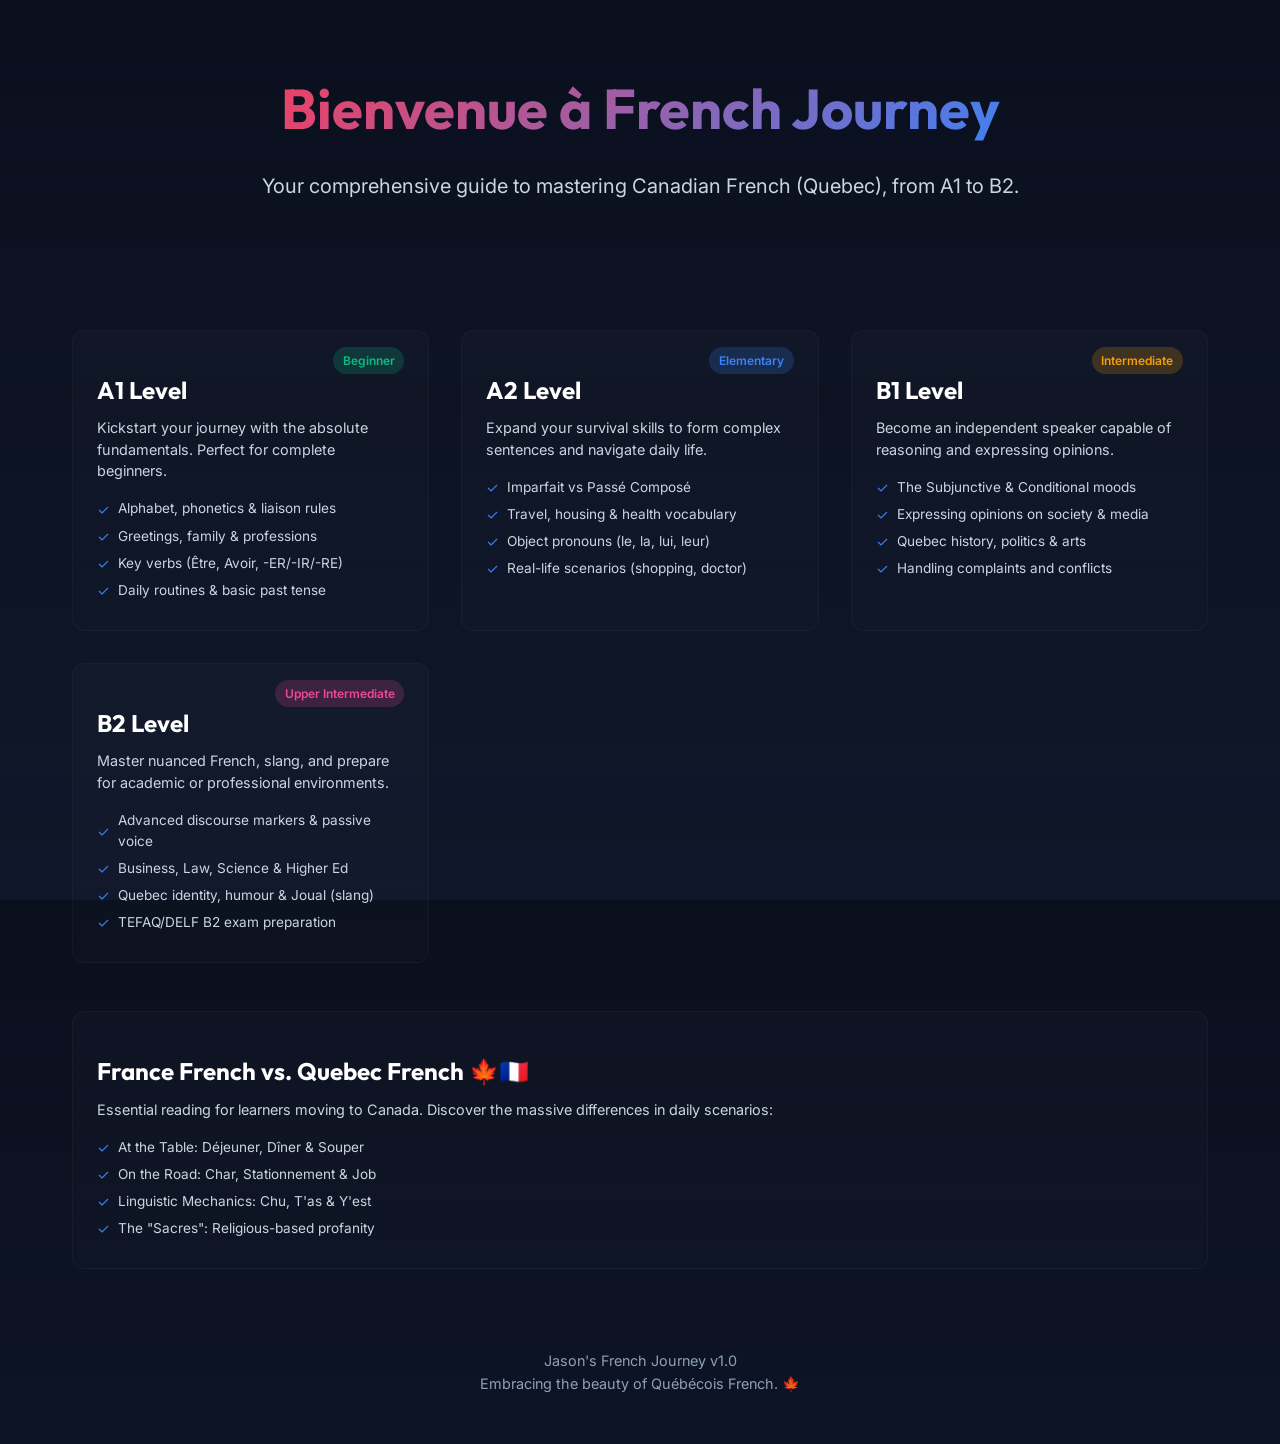
<file: index.html>
<!DOCTYPE html>
<html lang="en">
<head>
    <meta charset="UTF-8">
    <meta name="viewport" content="width=device-width, initial-scale=1.0">
    <title>French Journey - Learn Canadian French</title>
    <link href="https://fonts.googleapis.com/css2?family=Outfit:wght@300;400;600;700&family=Inter:wght@400;500;600&display=swap" rel="stylesheet">
    <style>
        :root {
            --bg-primary: #0f172a;
            --bg-secondary: #1e293b;
            --bg-tertiary: #334155;
            --text-primary: #f8fafc;
            --text-secondary: #cbd5e1;
            --accent-base: #3b82f6;
            --font-heading: 'Outfit', sans-serif;
            --font-body: 'Inter', sans-serif;
        }

        * {
            margin: 0;
            padding: 0;
            box-sizing: border-box;
        }

        body {
            background-color: var(--bg-primary);
            color: var(--text-primary);
            font-family: var(--font-body);
            line-height: 1.6;
            min-height: 100vh;
            display: flex;
            flex-direction: column;
            align-items: center;
            overflow-x: hidden;
        }

        .hero {
            padding: 4rem 2rem;
            text-align: center;
            max-width: 900px;
            animation: fadeInDown 1s ease-out;
        }

        .hero h1 {
            font-family: var(--font-heading);
            font-size: 3.5rem;
            margin-bottom: 1rem;
            background: linear-gradient(135deg, #f43f5e, #3b82f6);
            -webkit-background-clip: text;
            -webkit-text-fill-color: transparent;
        }

        .hero p {
            font-size: 1.25rem;
            color: var(--text-secondary);
            margin-bottom: 2rem;
        }

        .grid-container {
            display: grid;
            grid-template-columns: repeat(auto-fit, minmax(280px, 1fr));
            gap: 2rem;
            width: 100%;
            max-width: 1200px;
            padding: 2rem;
            animation: fadeInUp 1s ease-out 0.2s both;
        }

        .card {
            background: var(--bg-secondary);
            border: 1px solid var(--bg-tertiary);
            border-radius: 12px;
            padding: 1.5rem;
            text-align: left;
            transition: all 0.3s cubic-bezier(0.4, 0, 0.2, 1);
            text-decoration: none;
            color: inherit;
            position: relative;
            overflow: hidden;
            display: flex;
            flex-direction: column;
            justify-content: flex-start;
            height: auto;
            min-height: 200px;
        }

        .card::before {
            content: '';
            position: absolute;
            top: 0;
            left: 0;
            width: 100%;
            height: 100%;
            background: linear-gradient(135deg, transparent, rgba(59, 130, 246, 0.1));
            opacity: 0;
            transition: opacity 0.3s ease;
        }

        .card:hover {
            transform: translateY(-8px) scale(1.02);
            border-color: var(--accent-base);
            box-shadow: 0 20px 25px -5px rgba(0, 0, 0, 0.3);
        }

        .card:hover::before {
            opacity: 1;
        }

        .card h2 {
            font-family: var(--font-heading);
            font-size: 1.5rem;
            margin-bottom: 0.5rem;
            color: #fff;
            margin-top: 1rem;
        }

        .card p {
            color: var(--text-secondary);
            font-size: 0.9rem;
            line-height: 1.5;
            margin-bottom: 0.5rem;
        }

        .card ul {
            list-style: none;
            padding: 0;
            margin-top: 0.5rem;
        }

        .card ul li {
            font-size: 0.85rem;
            color: var(--text-secondary);
            margin-bottom: 0.25rem;
            display: flex;
            align-items: center;
        }

        .card ul li::before {
            content: '✓';
            color: var(--accent-base);
            margin-right: 0.5rem;
            font-size: 0.9rem;
        }

        .card .badge {
            position: absolute;
            top: 1rem;
            right: 1.5rem;
            background: var(--bg-tertiary);
            padding: 0.25rem 0.6rem;
            border-radius: 999px;
            font-size: 0.75rem;
            font-weight: 600;
        }

        .special-link {
            grid-column: 1 / -1;
            margin-top: 1rem;
            background: linear-gradient(135deg, #1e293b, #0f172a);
            border: 1px dashed var(--bg-tertiary);
            height: auto;
            padding: 1.5rem;
        }

        .special-link:hover {
            border-style: solid;
            border-color: #10b981;
        }

        .footer {
            margin-top: auto;
            padding: 3rem;
            color: var(--text-secondary);
            font-size: 0.9rem;
            opacity: 0.8;
        }

        @keyframes fadeInDown {
            from { opacity: 0; transform: translateY(-30px); }
            to { opacity: 1; transform: translateY(0); }
        }

        @keyframes fadeInUp {
            from { opacity: 0; transform: translateY(30px); }
            to { opacity: 1; transform: translateY(0); }
        }

        @media (max-width: 768px) {
            .hero h1 { font-size: 2.5rem; }
            .grid-container { padding: 1rem; }
        }
    </style>
    <link rel="stylesheet" href="styles/site.css">
</head>
<body>
    <header class="hero">
        <h1>Bienvenue à French Journey</h1>
        <p>Your comprehensive guide to mastering Canadian French (Quebec), from A1 to B2.</p>
    </header>

    <main class="grid-container">
        <a href="a1.html" class="card">
            <span class="badge" style="background-color: rgba(16, 185, 129, 0.2); color: #10b981;">Beginner</span>
            <h2>A1 Level</h2>
            <p>Kickstart your journey with the absolute fundamentals. Perfect for complete beginners.</p>
            <ul>
                <li>Alphabet, phonetics &amp; liaison rules</li>
                <li>Greetings, family &amp; professions</li>
                <li>Key verbs (Être, Avoir, -ER/-IR/-RE)</li>
                <li>Daily routines &amp; basic past tense</li>
            </ul>
        </a>

        <a href="a2.html" class="card">
            <span class="badge" style="background-color: rgba(59, 130, 246, 0.2); color: #3b82f6;">Elementary</span>
            <h2>A2 Level</h2>
            <p>Expand your survival skills to form complex sentences and navigate daily life.</p>
            <ul>
                <li>Imparfait vs Passé Composé</li>
                <li>Travel, housing &amp; health vocabulary</li>
                <li>Object pronouns (le, la, lui, leur)</li>
                <li>Real-life scenarios (shopping, doctor)</li>
            </ul>
        </a>

        <a href="b1.html" class="card">
            <span class="badge" style="background-color: rgba(245, 158, 11, 0.2); color: #f59e0b;">Intermediate</span>
            <h2>B1 Level</h2>
            <p>Become an independent speaker capable of reasoning and expressing opinions.</p>
            <ul>
                <li>The Subjunctive &amp; Conditional moods</li>
                <li>Expressing opinions on society &amp; media</li>
                <li>Quebec history, politics &amp; arts</li>
                <li>Handling complaints and conflicts</li>
            </ul>
        </a>

        <a href="b2.html" class="card">
            <span class="badge" style="background-color: rgba(236, 72, 153, 0.2); color: #ec4899;">Upper Intermediate</span>
            <h2>B2 Level</h2>
            <p>Master nuanced French, slang, and prepare for academic or professional environments.</p>
            <ul>
                <li>Advanced discourse markers &amp; passive voice</li>
                <li>Business, Law, Science &amp; Higher Ed</li>
                <li>Quebec identity, humour &amp; Joual (slang)</li>
                <li>TEFAQ/DELF B2 exam preparation</li>
            </ul>
        </a>

        <a href="discrepancies.html" class="card special-link">
            <h2>France French vs. Quebec French 🍁🇫🇷</h2>
            <p>Essential reading for learners moving to Canada. Discover the massive differences in daily scenarios:</p>
            <ul>
                <li>At the Table: Déjeuner, Dîner &amp; Souper</li>
                <li>On the Road: Char, Stationnement &amp; Job</li>
                <li>Linguistic Mechanics: Chu, T'as &amp; Y'est</li>
                <li>The "Sacres": Religious-based profanity</li>
            </ul>
        </a>
    </main>

    <footer class="footer" style="text-align: center;">
        Jason's French Journey v1.0 <br>
        Embracing the beauty of Québécois French. 🍁
    </footer>
</body>
</html>
</file>
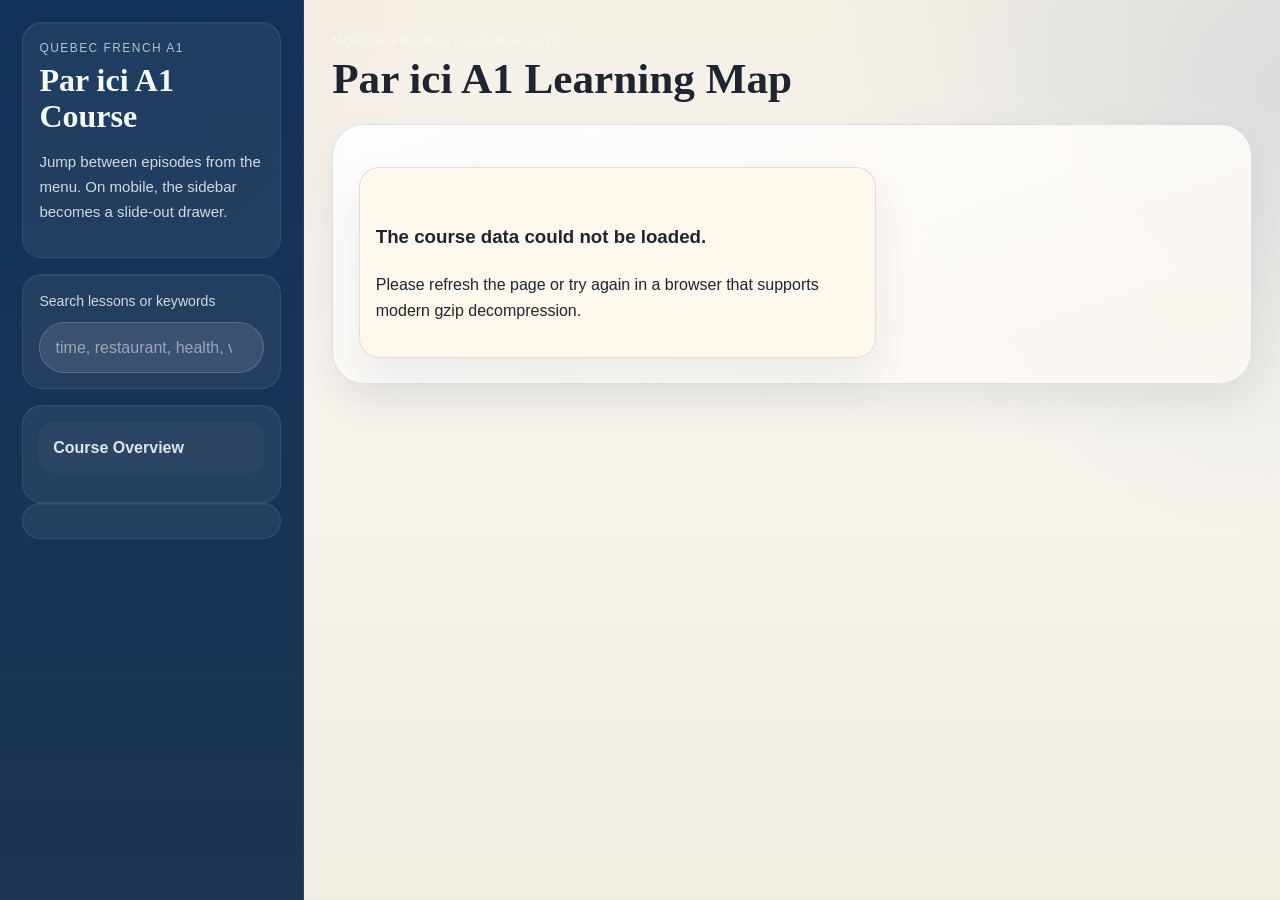
<file: parici-a1/index.html>
<!DOCTYPE html>
<html lang="en">
  <head>
    <meta charset="UTF-8" />
    <meta name="viewport" content="width=device-width, initial-scale=1.0, viewport-fit=cover" />
    <title>Par ici A1 Quebec French Course</title>
    <meta
      name="description"
      content="A responsive Quebec French A1 learning site with units, vocabulary, grammar, examples, dialogues, and guided practice."
    />
    <link rel="stylesheet" href="./styles.css" />
  </head>
  <body>
    <div class="app-shell">
      <aside class="sidebar" id="sidebar">
        <div class="sidebar__brand">
          <p class="eyebrow">Quebec French A1</p>
          <h1>Par ici A1 Course</h1>
          <p class="sidebar__intro">
            Jump between episodes from the menu. On mobile, the sidebar becomes a slide-out drawer.
          </p>
        </div>

        <label class="search-card" for="searchInput">
          <span>Search lessons or keywords</span>
          <input id="searchInput" type="search" placeholder="time, restaurant, health, venir de" />
        </label>

        <nav class="sidebar__nav" aria-label="Course navigation">
          <a class="sidebar__link sidebar__link--home" href="#top">Course Overview</a>
          <div id="sidebarLinks" class="sidebar__links"></div>
        </nav>

        <div class="sidebar__footnote" id="sidebarNote"></div>
      </aside>

      <div class="overlay" id="overlay" hidden></div>

      <main class="content">
        <header class="topbar">
          <a id="top" class="skip-anchor" aria-hidden="true"></a>
          <button class="menu-button" id="menuButton" type="button" aria-expanded="false" aria-controls="sidebar">
            Menu
          </button>
          <div class="topbar__copy">
            <p class="eyebrow">Mobile Friendly Course Site</p>
            <h2>Par ici A1 Learning Map</h2>
          </div>
        </header>

        <section class="hero" id="hero"></section>
        <section class="overview-grid" id="overviewGrid"></section>
        <section class="lesson-list" id="lessonList"></section>
      </main>
    </div>

    <script src="./app.js" type="module"></script>
  </body>
</html>
</file>
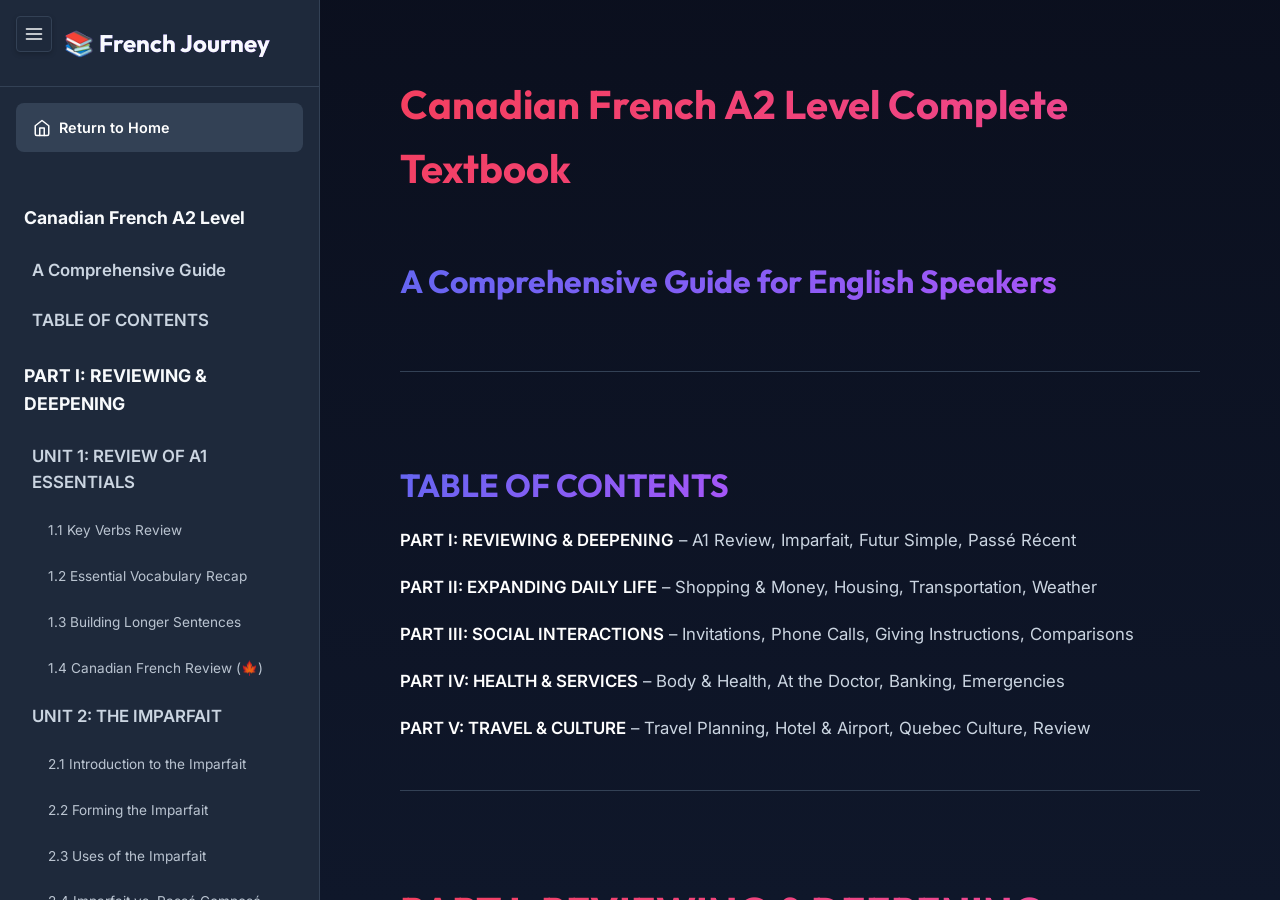
<file: a2.html>
<!DOCTYPE html>
<html lang="en">
<head>
    <meta charset="UTF-8">
    <meta name="viewport" content="width=device-width, initial-scale=1.0">
    <title>Canadian French A2 Level Complete Textbook</title>
    <link href="https://fonts.googleapis.com/css2?family=Outfit:wght@300;400;600;700&family=Inter:wght@400;500;600&display=swap" rel="stylesheet">
    <style>

        :root {
  --bg-primary: #0f172a;
  --bg-secondary: #1e293b;
  --bg-tertiary: #334155;
  --text-primary: #f8fafc;
  --text-secondary: #cbd5e1;
  --accent-base: #3b82f6;
  
  --title-h1: linear-gradient(135deg, #f43f5e, #ec4899);
  --title-h2: linear-gradient(135deg, #6366f1, #a855f7);
  --title-h3: linear-gradient(135deg, #10b981, #14b8a6);
  --title-h4: linear-gradient(135deg, #f59e0b, #f43f5e);
  
  --font-heading: 'Outfit', sans-serif;
  --font-body: 'Inter', sans-serif;
}

* {
  margin: 0;
  padding: 0;
  box-sizing: border-box;
}

body {
  background-color: var(--bg-primary);
  color: var(--text-primary);
  font-family: var(--font-body);
  line-height: 1.6;
}

.app-container {
  display: flex;
  height: 100vh;
  overflow: hidden;
}

.sidebar {
  width: 320px;
  background-color: var(--bg-secondary);
  border-right: 1px solid var(--bg-tertiary);
  display: flex;
  flex-direction: column;
}

.sidebar-header {
  padding: 1.5rem;
  border-bottom: 1px solid var(--bg-tertiary);
}

.sidebar-header h2 {
  font-family: var(--font-heading);
  font-size: 1.5rem;
  color: var(--text-primary);
  margin: 0;
}

.toc {
  flex: 1;
  overflow-y: auto;
  padding: 1rem 0;
}

.toc ul {
  list-style: none;
  padding: 0;
}

.nav-link {
  display: block;
  padding: 0.5rem 1.5rem;
  color: var(--text-secondary);
  text-decoration: none;
  font-size: 0.9rem;
  transition: all 0.2s ease;
  white-space: normal;
  overflow-wrap: break-word;
  word-break: break-word;
}

.nav-link:hover {
  background-color: var(--bg-tertiary);
  color: #fff;
}

.content-area {
  flex: 1;
  overflow-y: auto;
  padding: 2rem;
  scroll-behavior: smooth;
}

.content-wrapper {
  max-width: 800px;
  margin: 0 auto;
  padding-bottom: 4rem;
}

/* Typography & Markdown Defaults */
h1, h2, h3, h4, h5, h6 {
  font-family: var(--font-heading);
  margin-top: 2.5rem;
  margin-bottom: 1rem;
  font-weight: 700;
  color: transparent;
  background-clip: text;
  -webkit-background-clip: text;
  position: relative;
  display: inline-block;
}

h1 { font-size: 2.5rem; background-image: var(--title-h1); }
h2 { font-size: 2rem; background-image: var(--title-h2); }
h3 { font-size: 1.5rem; background-image: var(--title-h3); }
h4 { font-size: 1.25rem; background-image: var(--title-h4); }

p {
  color: var(--text-secondary);
  margin-bottom: 1.25rem;
  font-size: 1.05rem;
}

strong {
  color: #fff;
  font-weight: 600;
}

table {
  width: 100%;
  border-collapse: separate;
  border-spacing: 0;
  margin: 2rem 0;
  border-radius: 8px;
  overflow-x: auto;
  display: block;
  box-shadow: 0 4px 6px -1px rgba(0, 0, 0, 0.1);
}

.table-container {
  overflow-x: auto;
  margin: 2rem 0;
  border-radius: 8px;
  box-shadow: 0 4px 6px -1px rgba(0, 0, 0, 0.1);
}

.table-container table {
  margin: 0;
  display: table;
}

th {
  background-color: var(--bg-tertiary);
  color: #fff;
  text-align: left;
  padding: 1rem;
  font-weight: 600;
}

td {
  background-color: rgba(30, 41, 59, 0.5);
  padding: 1rem;
  border-bottom: 1px solid var(--bg-tertiary);
  color: var(--text-secondary);
}

tr:last-child td {
  border-bottom: none;
}

tr:hover td {
  background-color: rgba(51, 65, 85, 0.5);
}

hr {
  border: none;
  height: 1px;
  background-color: var(--bg-tertiary);
  margin: 3rem 0;
}

ul, ol {
  margin-bottom: 1.25rem;
  padding-left: 2rem;
  color: var(--text-secondary);
}

li {
  margin-bottom: 0.5rem;
}

/* Animations */
.content-wrapper {
  animation: fadeIn 0.8s ease-out forwards;
}

@keyframes fadeIn {
  from { opacity: 0; transform: translateY(10px); }
  to { opacity: 1; transform: translateY(0); }
}

/* Scrollbar styling */
::-webkit-scrollbar {
  width: 8px;
}

::-webkit-scrollbar-track {
  background: var(--bg-primary); 
}
 
::-webkit-scrollbar-thumb {
  background: var(--bg-tertiary); 
  border-radius: 4px;
}

::-webkit-scrollbar-thumb:hover {
  background: var(--text-secondary); 
}

/* Sidebar Toggle and Responsiveness */
.sidebar {
  transition: margin-left 0.3s ease, transform 0.3s ease;
  flex-shrink: 0;
  position: relative;
  z-index: 100;
}
.sidebar.collapsed {
  margin-left: -320px;
}
.sidebar-toggle {
  position: fixed;
  top: 1rem;
  left: 1rem;
  z-index: 1000;
  background: var(--bg-secondary);
  color: var(--text-primary);
  border: 1px solid var(--bg-tertiary);
  border-radius: 4px;
  width: 36px;
  height: 36px;
  cursor: pointer;
  display: flex;
  align-items: center;
  justify-content: center;
  box-shadow: 0 2px 5px rgba(0,0,0,0.2);
  transition: background 0.2s ease;
}
.sidebar-toggle:hover {
  background: var(--bg-tertiary);
}
.sidebar-header {
  padding: 1.5rem 1.5rem 1.5rem 4rem;
}

@media (max-width: 768px) {
  .sidebar {
    position: fixed;
    height: 100vh;
    z-index: 1100;
    left: 0;
    width: 280px;
    box-shadow: 5px 0 15px rgba(0,0,0,0.5);
  }
  .sidebar.collapsed {
    transform: translateX(-100%);
  }
  .content-area {
    padding: 1rem;
    padding-top: 4rem;
  }
  h1 { font-size: 1.8rem; }
  h2 { font-size: 1.5rem; }
  h3 { font-size: 1.25rem; }
  h4 { font-size: 1.1rem; }
  
  .sidebar-header {
    padding: 1rem 1rem 1rem 3.5rem;
  }
  
  .sidebar-header h2 {
    font-size: 1.2rem;
  }
}

@media (max-width: 480px) {
  .content-area {
    padding: 0.75rem;
    padding-top: 4rem;
  }
  h1 { font-size: 1.5rem; }
  h2 { font-size: 1.3rem; }
  p, li { font-size: 0.95rem; }
}

.nav-link.active {
  background-color: var(--bg-tertiary);
  color: #fff;
  font-weight: 600;
  border-left: 3px solid var(--accent-base);
}

.home-btn {
  display: flex;
  align-items: center;
  gap: 0.5rem;
  margin: 1rem;
  padding: 0.75rem 1rem;
  background: var(--bg-tertiary);
  color: #fff;
  text-decoration: none;
  border-radius: 8px;
  font-weight: 600;
  font-size: 0.9rem;
  transition: all 0.2s ease;
  border: 1px solid transparent;
}

.home-btn:hover {
  background: var(--accent-base);
  transform: translateY(-2px);
  border-color: rgba(255,255,255,0.2);
}

/* TOC Hierarchy */
.nav-link.depth-1 {
  font-size: 1.1rem;
  font-weight: 700;
  margin-top: 0.75rem;
  color: var(--text-primary);
}

.nav-link.depth-2 {
  font-size: 1.05rem;
  font-weight: 600;
  padding-left: 2rem;
}

.nav-link.depth-3 {
  font-size: 0.85rem;
  padding-left: 3rem;
  opacity: 0.9;
}

/* Accordion Styles */
.unit-header {
  cursor: pointer;
  position: relative;
  padding-right: 2.5rem;
  width: 100%;
  text-align: left;
  transition: all 0.3s ease;
  border-bottom: 2px solid transparent;
}

.unit-header:hover {
  opacity: 0.8;
}

/* Sidebar Overlay for Mobile */
.sidebar-overlay {
  display: none;
  position: fixed;
  top: 0;
  left: 0;
  width: 100vw;
  height: 100vh;
  background: rgba(0, 0, 0, 0.5);
  backdrop-filter: blur(4px);
  z-index: 1050;
  opacity: 0;
  transition: opacity 0.3s ease;
}

.sidebar-overlay.visible {
  display: block;
  opacity: 1;
}

.unit-header::after {
  content: '▼';
  position: absolute;
  right: 10px;
  top: 50%;
  transform: translateY(-50%);
  font-size: 1rem;
  color: var(--text-secondary);
  transition: transform 0.3s ease;
}

.unit-header.expanded::after {
  transform: translateY(-50%) rotate(180deg);
}

.unit-content {
  display: none;
  overflow: hidden;
  animation: slideDown 0.4s ease-out forwards;
}

.unit-content.expanded {
  display: block;
}

@keyframes slideDown {
  from { opacity: 0; transform: translateY(-10px); }
  to { opacity: 1; transform: translateY(0); }
}

    
    </style>
    <link rel="stylesheet" href="styles/site.css">
</head>
<body>
    <button class="sidebar-toggle" id="sidebarToggle" title="Toggle Menu">
        <svg viewBox="0 0 24 24" width="20" height="20" stroke="currentColor" stroke-width="2" fill="none" stroke-linecap="round" stroke-linejoin="round">
            <line x1="3" y1="12" x2="21" y2="12"></line>
            <line x1="3" y1="6" x2="21" y2="6"></line>
            <line x1="3" y1="18" x2="21" y2="18"></line>
        </svg>
    </button>
    <div class="sidebar-overlay" id="sidebarOverlay"></div>
    <div class="app-container">
        <aside class="sidebar" id="sidebar">
            <div class="sidebar-header">
                <h2>📚 French Journey</h2>
            </div>
            <a href="index.html" class="home-btn">
                <svg viewBox="0 0 24 24" width="18" height="18" stroke="currentColor" stroke-width="2" fill="none" stroke-linecap="round" stroke-linejoin="round">
                    <path d="M3 9l9-7 9 7v11a2 2 0 0 1-2 2H5a2 2 0 0 1-2-2z"></path>
                    <polyline points="9 22 9 12 15 12 15 22"></polyline>
                </svg>
                Return to Home
            </a>
            <nav class="toc">
                <ul>
<li><a href="#h-a2-textbook" class="nav-link depth-1">Canadian French A2 Level</a></li>
<li><a href="#h-a2-guide" class="nav-link depth-2">A Comprehensive Guide</a></li>
<li><a href="#h-a2-toc" class="nav-link depth-2">TABLE OF CONTENTS</a></li>
<li><a href="#h-part-i-reviewing" class="nav-link depth-1">PART I: REVIEWING &amp; DEEPENING</a></li>
<li><a href="#h-unit-1-a1-review" class="nav-link depth-2">UNIT 1: REVIEW OF A1 ESSENTIALS</a></li>
<li><a href="#h-1-1-key-verbs-review" class="nav-link depth-3">1.1 Key Verbs Review</a></li>
<li><a href="#h-1-2-essential-vocabulary" class="nav-link depth-3">1.2 Essential Vocabulary Recap</a></li>
<li><a href="#h-1-3-sentence-building" class="nav-link depth-3">1.3 Building Longer Sentences</a></li>
<li><a href="#h-1-4-cdn-french-a1-review" class="nav-link depth-3">1.4 Canadian French Review (🍁)</a></li>
<li><a href="#h-unit-2-imparfait" class="nav-link depth-2">UNIT 2: THE IMPARFAIT</a></li>
<li><a href="#h-2-1-intro-imparfait" class="nav-link depth-3">2.1 Introduction to the Imparfait</a></li>
<li><a href="#h-2-2-forming-imparfait" class="nav-link depth-3">2.2 Forming the Imparfait</a></li>
<li><a href="#h-2-3-uses-imparfait" class="nav-link depth-3">2.3 Uses of the Imparfait</a></li>
<li><a href="#h-2-4-imparfait-vs-pc" class="nav-link depth-3">2.4 Imparfait vs. Passé Composé</a></li>
<li><a href="#h-2-5-cdn-imparfait" class="nav-link depth-3">2.5 Canadian French Notes (🍁)</a></li>
<li><a href="#h-unit-3-futur-simple" class="nav-link depth-2">UNIT 3: FUTUR SIMPLE</a></li>
<li><a href="#h-3-1-intro-futur" class="nav-link depth-3">3.1 Introduction to Futur Simple</a></li>
<li><a href="#h-3-2-regular-futur" class="nav-link depth-3">3.2 Regular Verb Conjugations</a></li>
<li><a href="#h-3-3-irregular-futur" class="nav-link depth-3">3.3 Irregular Stems</a></li>
<li><a href="#h-3-4-uses-futur" class="nav-link depth-3">3.4 Uses of Futur Simple</a></li>
<li><a href="#h-3-5-cdn-futur" class="nav-link depth-3">3.5 Canadian French Notes (🍁)</a></li>
<li><a href="#h-unit-4-recent-past-near-future" class="nav-link depth-2">UNIT 4: PASSÉ RÉCENT &amp; VENIR DE</a></li>
<li><a href="#h-4-1-passe-recent" class="nav-link depth-3">4.1 Passé Récent</a></li>
<li><a href="#h-4-2-etre-en-train-de" class="nav-link depth-3">4.2 Être en train de</a></li>
<li><a href="#h-4-3-timeline-expressions" class="nav-link depth-3">4.3 Timeline Expressions</a></li>
<li><a href="#h-4-4-cdn-recent" class="nav-link depth-3">4.4 Canadian French Notes (🍁)</a></li>
<li><a href="#h-part-ii-daily-life" class="nav-link depth-1">PART II: EXPANDING DAILY LIFE</a></li>
<li><a href="#h-unit-5-shopping" class="nav-link depth-2">UNIT 5: SHOPPING &amp; MONEY</a></li>
<li><a href="#h-5-1-store-vocabulary" class="nav-link depth-3">5.1 Store Vocabulary</a></li>
<li><a href="#h-5-2-asking-prices" class="nav-link depth-3">5.2 Asking About Prices</a></li>
<li><a href="#h-5-3-clothing" class="nav-link depth-3">5.3 Clothing &amp; Sizes</a></li>
<li><a href="#h-5-4-paying" class="nav-link depth-3">5.4 Paying &amp; Transactions</a></li>
<li><a href="#h-5-5-cdn-shopping" class="nav-link depth-3">5.5 Canadian French Notes (🍁)</a></li>
<li><a href="#h-unit-6-housing" class="nav-link depth-2">UNIT 6: HOUSING &amp; HOME</a></li>
<li><a href="#h-6-1-rooms" class="nav-link depth-3">6.1 Rooms &amp; Furniture</a></li>
<li><a href="#h-6-2-describing-home" class="nav-link depth-3">6.2 Describing Your Home</a></li>
<li><a href="#h-6-3-renting" class="nav-link depth-3">6.3 Renting an Apartment</a></li>
<li><a href="#h-6-4-cdn-housing" class="nav-link depth-3">6.4 Canadian French Notes (🍁)</a></li>
<li><a href="#h-unit-7-transport" class="nav-link depth-2">UNIT 7: TRANSPORTATION</a></li>
<li><a href="#h-7-1-transport-vocab" class="nav-link depth-3">7.1 Transportation Vocabulary</a></li>
<li><a href="#h-7-2-giving-directions" class="nav-link depth-3">7.2 Giving &amp; Asking Directions</a></li>
<li><a href="#h-7-3-public-transit" class="nav-link depth-3">7.3 Public Transit in Quebec</a></li>
<li><a href="#h-7-4-cdn-transport" class="nav-link depth-3">7.4 Canadian French Notes (🍁)</a></li>
<li><a href="#h-unit-8-weather" class="nav-link depth-2">UNIT 8: WEATHER &amp; CLIMATE</a></li>
<li><a href="#h-8-1-weather-vocab" class="nav-link depth-3">8.1 Weather Vocabulary</a></li>
<li><a href="#h-8-2-describing-weather" class="nav-link depth-3">8.2 Describing the Weather</a></li>
<li><a href="#h-8-3-seasons-quebec" class="nav-link depth-3">8.3 Seasons in Quebec</a></li>
<li><a href="#h-8-4-cdn-weather" class="nav-link depth-3">8.4 Canadian French Notes (🍁)</a></li>
<li><a href="#h-part-iii-social" class="nav-link depth-1">PART III: SOCIAL INTERACTIONS</a></li>
<li><a href="#h-unit-9-invitations" class="nav-link depth-2">UNIT 9: INVITATIONS &amp; EVENTS</a></li>
<li><a href="#h-9-1-inviting" class="nav-link depth-3">9.1 Inviting Someone</a></li>
<li><a href="#h-9-2-accepting-declining" class="nav-link depth-3">9.2 Accepting &amp; Declining</a></li>
<li><a href="#h-9-3-event-vocab" class="nav-link depth-3">9.3 Event Vocabulary</a></li>
<li><a href="#h-9-4-cdn-invitations" class="nav-link depth-3">9.4 Canadian French Notes (🍁)</a></li>
<li><a href="#h-unit-10-phone" class="nav-link depth-2">UNIT 10: PHONE CALLS &amp; MESSAGES</a></li>
<li><a href="#h-10-1-phone-vocab" class="nav-link depth-3">10.1 Phone Vocabulary</a></li>
<li><a href="#h-10-2-making-calls" class="nav-link depth-3">10.2 Making &amp; Receiving Calls</a></li>
<li><a href="#h-10-3-texting" class="nav-link depth-3">10.3 Text Messages &amp; Email</a></li>
<li><a href="#h-10-4-cdn-phone" class="nav-link depth-3">10.4 Canadian French Notes (🍁)</a></li>
<li><a href="#h-unit-11-instructions" class="nav-link depth-2">UNIT 11: GIVING INSTRUCTIONS</a></li>
<li><a href="#h-11-1-imperatif" class="nav-link depth-3">11.1 The Impératif</a></li>
<li><a href="#h-11-2-giving-advice" class="nav-link depth-3">11.2 Giving Advice</a></li>
<li><a href="#h-11-3-recipes" class="nav-link depth-3">11.3 Recipes &amp; Instructions</a></li>
<li><a href="#h-11-4-cdn-instructions" class="nav-link depth-3">11.4 Canadian French Notes (🍁)</a></li>
<li><a href="#h-unit-12-comparisons" class="nav-link depth-2">UNIT 12: COMPARISONS &amp; SUPERLATIVES</a></li>
<li><a href="#h-12-1-comparatif" class="nav-link depth-3">12.1 The Comparatif</a></li>
<li><a href="#h-12-2-superlatif" class="nav-link depth-3">12.2 The Superlatif</a></li>
<li><a href="#h-12-3-irregular-comparisons" class="nav-link depth-3">12.3 Irregular Comparisons</a></li>
<li><a href="#h-12-4-cdn-comparisons" class="nav-link depth-3">12.4 Canadian French Notes (🍁)</a></li>
<li><a href="#h-part-iv-health" class="nav-link depth-1">PART IV: HEALTH &amp; SERVICES</a></li>
<li><a href="#h-unit-13-body-health" class="nav-link depth-2">UNIT 13: BODY &amp; HEALTH</a></li>
<li><a href="#h-13-1-body-parts" class="nav-link depth-3">13.1 Body Parts</a></li>
<li><a href="#h-13-2-symptoms" class="nav-link depth-3">13.2 Describing Symptoms</a></li>
<li><a href="#h-13-3-health-expressions" class="nav-link depth-3">13.3 Health Expressions</a></li>
<li><a href="#h-13-4-cdn-health" class="nav-link depth-3">13.4 Canadian French Notes (🍁)</a></li>
<li><a href="#h-unit-14-doctor" class="nav-link depth-2">UNIT 14: AT THE DOCTOR</a></li>
<li><a href="#h-14-1-appointment" class="nav-link depth-3">14.1 Making an Appointment</a></li>
<li><a href="#h-14-2-consultation" class="nav-link depth-3">14.2 The Consultation</a></li>
<li><a href="#h-14-3-pharmacy" class="nav-link depth-3">14.3 At the Pharmacy</a></li>
<li><a href="#h-14-4-cdn-doctor" class="nav-link depth-3">14.4 Canadian French Notes (🍁)</a></li>
<li><a href="#h-unit-15-banking" class="nav-link depth-2">UNIT 15: BANKING &amp; ADMIN</a></li>
<li><a href="#h-15-1-bank-vocab" class="nav-link depth-3">15.1 Banking Vocabulary</a></li>
<li><a href="#h-15-2-transactions" class="nav-link depth-3">15.2 Common Transactions</a></li>
<li><a href="#h-15-3-admin-tasks" class="nav-link depth-3">15.3 Administrative Tasks</a></li>
<li><a href="#h-15-4-cdn-banking" class="nav-link depth-3">15.4 Canadian French Notes (🍁)</a></li>
<li><a href="#h-unit-16-emergencies" class="nav-link depth-2">UNIT 16: EMERGENCY SITUATIONS</a></li>
<li><a href="#h-16-1-emergency-vocab" class="nav-link depth-3">16.1 Emergency Vocabulary</a></li>
<li><a href="#h-16-2-calling-help" class="nav-link depth-3">16.2 Calling for Help</a></li>
<li><a href="#h-16-3-describing-problems" class="nav-link depth-3">16.3 Describing Problems</a></li>
<li><a href="#h-16-4-cdn-emergencies" class="nav-link depth-3">16.4 Canadian French Notes (🍁)</a></li>
<li><a href="#h-part-v-travel" class="nav-link depth-1">PART V: TRAVEL &amp; CULTURE</a></li>
<li><a href="#h-unit-17-travel" class="nav-link depth-2">UNIT 17: TRAVEL PLANNING</a></li>
<li><a href="#h-17-1-travel-vocab" class="nav-link depth-3">17.1 Travel Vocabulary</a></li>
<li><a href="#h-17-2-booking" class="nav-link depth-3">17.2 Booking &amp; Reservations</a></li>
<li><a href="#h-17-3-packing" class="nav-link depth-3">17.3 Packing &amp; Preparation</a></li>
<li><a href="#h-17-4-cdn-travel" class="nav-link depth-3">17.4 Canadian French Notes (🍁)</a></li>
<li><a href="#h-unit-18-hotel-airport" class="nav-link depth-2">UNIT 18: HOTEL &amp; AIRPORT</a></li>
<li><a href="#h-18-1-hotel" class="nav-link depth-3">18.1 Hotel Vocabulary</a></li>
<li><a href="#h-18-2-checking-in" class="nav-link depth-3">18.2 Checking In &amp; Out</a></li>
<li><a href="#h-18-3-airport" class="nav-link depth-3">18.3 At the Airport</a></li>
<li><a href="#h-18-4-cdn-hotel" class="nav-link depth-3">18.4 Canadian French Notes (🍁)</a></li>
<li><a href="#h-unit-19-quebec-culture" class="nav-link depth-2">UNIT 19: QUEBEC CULTURE</a></li>
<li><a href="#h-19-1-festivals" class="nav-link depth-3">19.1 Major Quebec Festivals</a></li>
<li><a href="#h-19-2-traditions" class="nav-link depth-3">19.2 Traditions &amp; Customs</a></li>
<li><a href="#h-19-3-cuisine" class="nav-link depth-3">19.3 Québécois Cuisine</a></li>
<li><a href="#h-19-4-cdn-culture" class="nav-link depth-3">19.4 Canadian French Notes (🍁)</a></li>
<li><a href="#h-unit-20-review-b1" class="nav-link depth-2">UNIT 20: REVIEW &amp; B1 PREP</a></li>
<li><a href="#h-20-1-grammar-review" class="nav-link depth-3">20.1 Grammar Review</a></li>
<li><a href="#h-20-2-vocab-review" class="nav-link depth-3">20.2 Vocabulary Review</a></li>
<li><a href="#h-20-3-b1-preview" class="nav-link depth-3">20.3 What to Expect at B1</a></li>
<li><a href="#h-20-4-study-tips" class="nav-link depth-3">20.4 Study Tips</a></li>
<li><a href="#h-a2-conclusion" class="nav-link depth-1">CONCLUSION</a></li>
</ul>
            </nav>
        </aside>
        <main class="content-area">
            <div class="content-wrapper">

<h1 id="h-a2-textbook">Canadian French A2 Level Complete Textbook</h1>
<h2 id="h-a2-guide">A Comprehensive Guide for English Speakers</h2>
<hr>
<h2 id="h-a2-toc">TABLE OF CONTENTS</h2>
<p><strong>PART I: REVIEWING &amp; DEEPENING</strong> – A1 Review, Imparfait, Futur Simple, Passé Récent</p>
<p><strong>PART II: EXPANDING DAILY LIFE</strong> – Shopping &amp; Money, Housing, Transportation, Weather</p>
<p><strong>PART III: SOCIAL INTERACTIONS</strong> – Invitations, Phone Calls, Giving Instructions, Comparisons</p>
<p><strong>PART IV: HEALTH &amp; SERVICES</strong> – Body &amp; Health, At the Doctor, Banking, Emergencies</p>
<p><strong>PART V: TRAVEL &amp; CULTURE</strong> – Travel Planning, Hotel &amp; Airport, Quebec Culture, Review</p>
<hr>

<h1 id="h-part-i-reviewing">PART I: REVIEWING &amp; DEEPENING</h1>

<h2 id="h-unit-1-a1-review">UNIT 1: REVIEW OF A1 ESSENTIALS</h2>

<h3 id="h-1-1-key-verbs-review">1.1 Key Verbs Review</h3>
<p>Before advancing to A2, let&#39;s review the most important verbs from A1. Mastery of <strong>être</strong> (to be) and <strong>avoir</strong> (to have) is essential for everything that follows.</p>

<table>
<thead><tr><th>Pronoun</th><th>Être (to be)</th><th>Avoir (to have)</th><th>Aller (to go)</th><th>Faire (to do/make)</th></tr></thead>
<tbody>
<tr><td>Je</td><td>suis</td><td>ai</td><td>vais</td><td>fais</td></tr>
<tr><td>Tu</td><td>es</td><td>as</td><td>vas</td><td>fais</td></tr>
<tr><td>Il/Elle/On</td><td>est</td><td>a</td><td>va</td><td>fait</td></tr>
<tr><td>Nous</td><td>sommes</td><td>avons</td><td>allons</td><td>faisons</td></tr>
<tr><td>Vous</td><td>êtes</td><td>avez</td><td>allez</td><td>faites</td></tr>
<tr><td>Ils/Elles</td><td>sont</td><td>ont</td><td>vont</td><td>font</td></tr>
</tbody></table>

<p><strong>Review Examples:</strong></p>
<ul>
<li><strong>Je suis étudiant à l&#39;Université de Montréal depuis deux ans.</strong> (I have been a student at the University of Montreal for two years.)</li>
<li><strong>Nous avons trois enfants qui vont à l&#39;école primaire dans notre quartier.</strong> (We have three children who go to elementary school in our neighbourhood.)</li>
<li><strong>Est-ce que tu vas au dépanneur pour acheter du lait avant que le magasin ferme?</strong> (Are you going to the corner store to buy milk before the store closes?)</li>
<li><strong>Qu&#39;est-ce que vous faites pendant la fin de semaine quand il fait beau dehors?</strong> (What do you do on weekends when the weather is nice outside?)</li>
</ul>

<p><strong>🇫🇷 Real-Life Scene – A Monday Morning at the Office:</strong></p>
<p><em>C&#39;est lundi matin au bureau. Vous arrivez et vous saluez vos collègues.</em></p>
<p>&quot;Salut Marc! Comment ça va ce matin?&quot;<br>&quot;Ça va bien, merci! J&#39;ai passé une belle fin de semaine au chalet avec ma famille.&quot;<br>&quot;Ah oui? Qu&#39;est-ce que vous avez fait?&quot;<br>&quot;On a fait du ski de fond et les enfants ont joué dehors dans la neige toute la journée.&quot;<br>&quot;Super! Moi, je suis allé au Carnaval de Québec avec des amis. C&#39;était vraiment le fun!&quot;</p>
<p><em>(It&#39;s Monday morning at the office. You arrive and greet your colleagues. &quot;Hi Marc! How are you this morning?&quot; &quot;I&#39;m good, thanks! I spent a nice weekend at the cottage with my family.&quot; &quot;Oh yeah? What did you do?&quot; &quot;We went cross-country skiing and the kids played outside in the snow all day.&quot; &quot;Great! I went to the Quebec Winter Carnival with friends. It was really fun!&quot;)</em></p>


<p><strong>Additional Essential Verbs for A2 – Full Conjugation Review:</strong></p>
<p>At A2 level, you need to master more verbs beyond être, avoir, aller, and faire. Here are critical verbs with their present tense conjugations:</p>
<table>
<thead><tr><th>Pronoun</th><th>Pouvoir (can)</th><th>Vouloir (want)</th><th>Devoir (must)</th><th>Savoir (know)</th><th>Connaître (know)</th></tr></thead>
<tbody>
<tr><td>Je</td><td>peux</td><td>veux</td><td>dois</td><td>sais</td><td>connais</td></tr>
<tr><td>Tu</td><td>peux</td><td>veux</td><td>dois</td><td>sais</td><td>connais</td></tr>
<tr><td>Il/Elle/On</td><td>peut</td><td>veut</td><td>doit</td><td>sait</td><td>connaît</td></tr>
<tr><td>Nous</td><td>pouvons</td><td>voulons</td><td>devons</td><td>savons</td><td>connaissons</td></tr>
<tr><td>Vous</td><td>pouvez</td><td>voulez</td><td>devez</td><td>savez</td><td>connaissez</td></tr>
<tr><td>Ils/Elles</td><td>peuvent</td><td>veulent</td><td>doivent</td><td>savent</td><td>connaissent</td></tr>
</tbody>
</table>
<p><strong>Savoir vs. Connaître – A Key Distinction:</strong></p>
<table>
<thead><tr><th>Savoir (to know facts/how to)</th><th>Connaître (to know/be familiar with)</th></tr></thead>
<tbody>
<tr><td>Je sais nager. (I know how to swim.)</td><td>Je connais Montréal. (I know/am familiar with Montreal.)</td></tr>
<tr><td>Tu sais la réponse? (Do you know the answer?)</td><td>Tu connais mon frère? (Do you know my brother?)</td></tr>
<tr><td>On sait que c'est difficile. (We know it's hard.)</td><td>On connaît un bon restaurant. (We know a good restaurant.)</td></tr>
<tr><td>Je sais parler français. (I know how to speak French.)</td><td>Je connais bien la ville de Québec. (I know Quebec City well.)</td></tr>
</tbody>
</table>
<p><strong>More Essential Verb Conjugations – Prendre, Mettre, Voir:</strong></p>
<table>
<thead><tr><th>Pronoun</th><th>Prendre (take)</th><th>Mettre (put)</th><th>Voir (see)</th><th>Dire (say)</th><th>Venir (come)</th></tr></thead>
<tbody>
<tr><td>Je</td><td>prends</td><td>mets</td><td>vois</td><td>dis</td><td>viens</td></tr>
<tr><td>Tu</td><td>prends</td><td>mets</td><td>vois</td><td>dis</td><td>viens</td></tr>
<tr><td>Il/Elle/On</td><td>prend</td><td>met</td><td>voit</td><td>dit</td><td>vient</td></tr>
<tr><td>Nous</td><td>prenons</td><td>mettons</td><td>voyons</td><td>disons</td><td>venons</td></tr>
<tr><td>Vous</td><td>prenez</td><td>mettez</td><td>voyez</td><td>dites</td><td>venez</td></tr>
<tr><td>Ils/Elles</td><td>prennent</td><td>mettent</td><td>voient</td><td>disent</td><td>viennent</td></tr>
</tbody>
</table>
<p><strong>Quebec French Verb Pronunciation Reminders (🍁):</strong></p>
<ul>
<li><strong>"Je"</strong> → "J'" or "Chu" before consonants: "J'peux pas" / "Chu pas capable"</li>
<li><strong>"Il"</strong> → "Y": "Y peut pas venir" (He can't come)</li>
<li><strong>"Elle"</strong> → "A": "A veut pas" (She doesn't want to)</li>
<li><strong>"Ils/Elles"</strong> → "Y": "Y savent pas" (They don't know)</li>
<li><strong>"Tu"</strong> → affricated "Tsu": "Tsu veux-tu venir?" (Do you want to come?)</li>
</ul>
<p><strong>Verb Expressions Essential for Quebec Daily Life:</strong></p>
<table>
<thead><tr><th>Expression</th><th>English</th><th>Example</th></tr></thead>
<tbody>
<tr><td>être capable de</td><td>to be able to (QC preference)</td><td>"Chu pas capable de dormir." (I can't sleep.)</td></tr>
<tr><td>avoir besoin de</td><td>to need</td><td>"J'ai besoin d'un char." (I need a car.)</td></tr>
<tr><td>avoir envie de</td><td>to feel like</td><td>"J'ai envie de poutine." (I feel like having poutine.)</td></tr>
<tr><td>avoir le goût de (QC)</td><td>to feel like</td><td>"J'ai le goût d'aller glisser." (I feel like going sledding.)</td></tr>
<tr><td>être en train de</td><td>to be in the process of</td><td>"Chu en train de manger." (I'm eating right now.)</td></tr>
<tr><td>venir de</td><td>to have just</td><td>"Je viens de finir." (I just finished.)</td></tr>
<tr><td>devoir + infinitif</td><td>must / have to</td><td>"Je dois pelleter l'entrée." (I have to shovel the driveway.)</td></tr>
<tr><td>falloir (il faut)</td><td>it's necessary / must</td><td>"Faut que j'y aille." (I have to go.)</td></tr>
</tbody>
</table>

<h3 id="h-1-2-essential-vocabulary">1.2 Essential Vocabulary Recap</h3>
<p>At A2, you should already know these basic categories. Here is a quick refresher with expanded examples:</p>

<p><strong>Greetings (Expanded):</strong></p>
<ul>
<li><strong>Allô!</strong> – Hello! (informal, very Québécois) (Hello!)</li>
<li><strong>Comment ça va, toi?</strong> – How are you? (informal) (How are you?)</li>
<li><strong>Pas pire, et toi?</strong> – Not bad, and you? (typical Québécois response) (Not bad, and you?)</li>
<li><strong>Bonne journée!</strong> – Have a good day! (Have a good day!)</li>
</ul>

<p><strong>Daily Life Vocabulary:</strong></p>
<table>
<thead><tr><th>French</th><th>English</th><th>Example Sentence</th></tr></thead>
<tbody>
<tr><td>le déjeuner</td><td>breakfast (QC) / lunch (FR)</td><td>Je prends mon déjeuner à sept heures. (I eat breakfast at seven.)</td></tr>
<tr><td>le dîner</td><td>lunch (QC) / dinner (FR)</td><td>On dîne ensemble à midi? (Shall we have lunch together at noon?)</td></tr>
<tr><td>le souper</td><td>dinner/supper (QC)</td><td>Le souper est prêt à six heures. (Dinner is ready at six.)</td></tr>
<tr><td>la job</td><td>the job (QC, feminine)</td><td>J&#39;aime ma job au centre-ville. (I like my job downtown.)</td></tr>
<tr><td>le char</td><td>the car (QC, informal)</td><td>Mon char est au garage. (My car is at the garage.)</td></tr>
<tr><td>le dépanneur</td><td>corner store (QC)</td><td>Je vais au dépanneur chercher du pain. (I&#39;m going to the corner store to get bread.)</td></tr>
</tbody></table>


<p><strong>Extended Daily Life Vocabulary for A2:</strong></p>
<table>
<thead><tr><th>Category</th><th>French (Quebec)</th><th>English</th><th>Example Sentence</th></tr></thead>
<tbody>
<tr><td>Home</td><td>le loyer</td><td>rent</td><td>"Mon loyer est de mille piasses par mois." (My rent is a thousand bucks a month.)</td></tr>
<tr><td>Home</td><td>le propriétaire</td><td>landlord</td><td>"Mon propriétaire est ben correct." (My landlord is really nice.)</td></tr>
<tr><td>Home</td><td>le concierge</td><td>superintendent/janitor</td><td>"Le concierge va venir réparer le robinet." (The super will come fix the faucet.)</td></tr>
<tr><td>Work</td><td>l'horaire</td><td>schedule</td><td>"Mon horaire change chaque semaine." (My schedule changes every week.)</td></tr>
<tr><td>Work</td><td>le patron / la patronne</td><td>boss</td><td>"Ma patronne est fine." (My boss is nice.)</td></tr>
<tr><td>Work</td><td>la paie</td><td>pay/paycheck</td><td>"Je reçois ma paie aux deux semaines." (I get paid every two weeks.)</td></tr>
<tr><td>Transport</td><td>la passe d'autobus</td><td>bus pass</td><td>"Ma passe coûte quatre-vingt-dix piasses par mois." (My pass costs ninety bucks a month.)</td></tr>
<tr><td>Transport</td><td>le covoiturage</td><td>carpooling</td><td>"Je fais du covoiturage avec ma collègue." (I carpool with my colleague.)</td></tr>
<tr><td>Health</td><td>la carte d'assurance maladie</td><td>health insurance card (RAMQ)</td><td>"N'oublie pas ta carte d'assurance maladie!" (Don't forget your health card!)</td></tr>
<tr><td>Health</td><td>le rendez-vous</td><td>appointment</td><td>"J'ai un rendez-vous chez le dentiste à deux heures." (I have a dentist appointment at two.)</td></tr>
<tr><td>Social</td><td>un party</td><td>a party</td><td>"On fait un party samedi soir." (We're having a party Saturday night.)</td></tr>
<tr><td>Social</td><td>un 5 à 7</td><td>after-work drinks</td><td>"On se voit au 5 à 7 après l'ouvrage?" (See you at the after-work drinks?)</td></tr>
</tbody>
</table>
<p><strong>Quebec French Emotion & Feeling Vocabulary:</strong></p>
<table>
<thead><tr><th>Quebec Expression</th><th>Standard French</th><th>English</th></tr></thead>
<tbody>
<tr><td>Chu content(e)</td><td>Je suis content(e)</td><td>I'm happy</td></tr>
<tr><td>Chu tanné(e)</td><td>J'en ai marre</td><td>I'm fed up</td></tr>
<tr><td>Chu fâché(e)</td><td>Je suis en colère</td><td>I'm angry</td></tr>
<tr><td>Chu stressé(e)</td><td>Je suis stressé(e)</td><td>I'm stressed</td></tr>
<tr><td>Chu mêlé(e)</td><td>Je suis confus(e)</td><td>I'm confused</td></tr>
<tr><td>Chu gêné(e)</td><td>Je suis gêné(e)</td><td>I'm embarrassed</td></tr>
<tr><td>Chu surpris(e)</td><td>Je suis surpris(e)</td><td>I'm surprised</td></tr>
<tr><td>Chu de bonne humeur</td><td>Je suis de bonne humeur</td><td>I'm in a good mood</td></tr>
<tr><td>Chu découragé(e)</td><td>Je suis découragé(e)</td><td>I'm discouraged</td></tr>
<tr><td>Chu écœuré(e)</td><td>J'en ai assez</td><td>I'm sick of it / disgusted</td></tr>
</tbody>
</table>

<h3 id="h-1-3-sentence-building">1.3 Building Longer Sentences</h3>
<p>At A2, you need to move beyond simple subject-verb-object sentences. Here are key connectors:</p>

<table>
<thead><tr><th>Connector</th><th>Meaning</th><th>Example</th></tr></thead>
<tbody>
<tr><td>parce que</td><td>because</td><td>Je reste à la maison parce qu&#39;il neige beaucoup. (I&#39;m staying home because it&#39;s snowing a lot.)</td></tr>
<tr><td>donc</td><td>therefore/so</td><td>Il fait froid, donc je mets mon manteau. (It&#39;s cold, so I put on my coat.)</td></tr>
<tr><td>mais</td><td>but</td><td>Je veux sortir, mais je suis fatiguée. (I want to go out, but I&#39;m tired.)</td></tr>
<tr><td>quand</td><td>when</td><td>Quand il pleut, je prends l&#39;autobus. (When it rains, I take the bus.)</td></tr>
<tr><td>si</td><td>if</td><td>Si tu veux, on peut aller au cinéma ce soir. (If you want, we can go to the cinema tonight.)</td></tr>
<tr><td>pendant que</td><td>while</td><td>Je cuisine pendant que les enfants font leurs devoirs. (I cook while the children do their homework.)</td></tr>
<tr><td>avant de</td><td>before (+ infinitive)</td><td>Avant de partir, n&#39;oublie pas tes clés! (Before leaving, don&#39;t forget your keys!)</td></tr>
<tr><td>après</td><td>after</td><td>Après le souper, on regarde la télé ensemble. (After dinner, we watch TV together.)</td></tr>
</tbody></table>

<p><strong>Practice with longer sentences:</strong></p>
<ul>
<li><strong>Je vais au gymnase trois fois par semaine parce que je veux rester en forme pour jouer au hockey avec mes amis.</strong> (I go to the gym three times a week because I want to stay in shape to play hockey with my friends.)</li>
<li><strong>Ma sœur habite à Québec, mais elle travaille à Montréal, donc elle prend le train tous les lundis matin.</strong> (My sister lives in Quebec City, but she works in Montreal, so she takes the train every Monday morning.)</li>
</ul>


<p><strong>Additional Sentence Connectors for A2 Level:</strong></p>
<table>
<thead><tr><th>Connector</th><th>Meaning</th><th>Example</th></tr></thead>
<tbody>
<tr><td>pourtant</td><td>however / yet</td><td>"Il fait froid, pourtant les enfants jouent dehors." (It's cold, yet the kids play outside.)</td></tr>
<tr><td>alors</td><td>so / then</td><td>"J'ai fini mon travail, alors je suis rentré à la maison." (I finished work, so I went home.)</td></tr>
<tr><td>en plus</td><td>moreover / in addition</td><td>"C'est loin. En plus, il neige!" (It's far. In addition, it's snowing!)</td></tr>
<tr><td>d'abord... ensuite... enfin</td><td>first... then... finally</td><td>"D'abord, je me lève. Ensuite, je déjeune. Enfin, je pars travailler." (First I get up. Then I have breakfast. Finally I leave for work.)</td></tr>
<tr><td>c'est pourquoi</td><td>that's why</td><td>"Il fait tempête, c'est pourquoi l'école est fermée." (There's a storm, that's why school is closed.)</td></tr>
<tr><td>en fait</td><td>in fact / actually</td><td>"En fait, j'habite pas à Montréal, j'habite à Laval." (Actually, I don't live in Montreal, I live in Laval.)</td></tr>
<tr><td>au lieu de</td><td>instead of</td><td>"Au lieu de prendre le métro, j'ai marché." (Instead of taking the metro, I walked.)</td></tr>
<tr><td>grâce à</td><td>thanks to</td><td>"Grâce à mon cours de francisation, je parle mieux." (Thanks to my French class, I speak better.)</td></tr>
<tr><td>malgré</td><td>despite</td><td>"Malgré le froid, on est allés patiner." (Despite the cold, we went skating.)</td></tr>
<tr><td>à cause de</td><td>because of</td><td>"À cause de la tempête, les routes sont fermées." (Because of the storm, roads are closed.)</td></tr>
</tbody>
</table>
<p><strong>Quebec-Specific Connectors and Fillers (🍁):</strong></p>
<table>
<thead><tr><th>Quebec Expression</th><th>Standard French</th><th>English</th><th>Usage</th></tr></thead>
<tbody>
<tr><td>pis</td><td>puis / et</td><td>and / then</td><td>"J'ai mangé pis j'suis parti." (I ate and I left.)</td></tr>
<tr><td>faque / ça fait que</td><td>donc / alors</td><td>so / therefore</td><td>"Y neigeait, faque j'suis resté chez nous." (It was snowing, so I stayed home.)</td></tr>
<tr><td>ben</td><td>bien / eh bien</td><td>well / so</td><td>"Ben, c'est comme ça." (Well, that's how it is.)</td></tr>
<tr><td>tsé (tu sais)</td><td>tu sais</td><td>you know</td><td>"C'est compliqué, tsé." (It's complicated, you know.)</td></tr>
<tr><td>genre</td><td>genre / du genre</td><td>like / kind of</td><td>"C'était genre dix personnes." (There were like ten people.)</td></tr>
<tr><td>mettons</td><td>disons</td><td>let's say</td><td>"Mettons qu'on part à huit heures?" (Let's say we leave at eight?)</td></tr>
<tr><td>en tout cas</td><td>en tout cas</td><td>anyway / in any case</td><td>"En tout cas, c'est ce que je pense." (Anyway, that's what I think.)</td></tr>
<tr><td>par exemple</td><td>voyons / par exemple</td><td>honestly / come on (QC)</td><td>"Par exemple, tu peux pas faire ça!" (Honestly, you can't do that!)</td></tr>
</tbody>
</table>
<p><strong>🇫🇷 Real-Life Scene – Telling a Story with Connectors:</strong></p>
<p><em>Vous racontez votre journée à votre colocataire.</em></p>
<p>"Ouf, quelle journée! D'abord, j'suis arrivé en retard au bureau parce que le métro était en panne. Ensuite, mon patron m'a donné un gros projet à finir pour vendredi. Pourtant, j'avais déjà trois dossiers en cours! En plus, j'ai oublié mon lunch à la maison, faque j'ai dû manger à la cafétéria. C'était pas pire, mais c'est cher. Enfin, à cinq heures, je suis parti au 5 à 7 avec mes collègues. En tout cas, demain ça va être mieux, j'espère!"</p>
<p><em>(Phew, what a day! First, I arrived late to the office because the metro broke down. Then my boss gave me a big project due Friday. Yet I already had three files in progress! On top of that, I forgot my lunch at home, so I had to eat at the cafeteria. It wasn't bad, but it's expensive. Finally, at five, I went to the after-work drinks with my colleagues. Anyway, tomorrow will be better, I hope!)</em></p>

<h3 id="h-1-4-cdn-french-a1-review">1.4 Canadian French Review (🍁)</h3>
<p><strong>Canadian French Note (🍁):</strong> Remember that Quebec French has its own rhythm and vocabulary. Key differences from France French that you learned at A1:</p>
<ul>
<li><strong>Tu/Vous:</strong> Quebecers use <strong>&quot;tu&quot;</strong> much more quickly and widely than in France. It is common to say <strong>&quot;tu&quot;</strong> to strangers in casual settings.</li>
<li><strong>Affrication:</strong> The sounds &quot;t&quot; and &quot;d&quot; before &quot;i&quot; and &quot;u&quot; become &quot;ts&quot; and &quot;dz&quot;: <strong>&quot;tu&quot;</strong> sounds like <strong>&quot;tsu&quot;</strong>, <strong>&quot;dire&quot;</strong> sounds like <strong>&quot;dzire&quot;</strong>.</li>
<li><strong>Meal names:</strong> In Quebec, <strong>déjeuner</strong> = breakfast, <strong>dîner</strong> = lunch, <strong>souper</strong> = dinner. In France, <strong>petit-déjeuner</strong> = breakfast, <strong>déjeuner</strong> = lunch, <strong>dîner</strong> = dinner.</li>
<li><strong>&quot;Icitte&quot;</strong> instead of &quot;ici&quot; (here), <strong>&quot;pis&quot;</strong> instead of &quot;puis&quot; (then/and).</li>
</ul>

<p><strong>🇫🇷 Real-Life Scene – Ordering at a Québécois Restaurant:</strong></p>
<p><em>Vous êtes dans un petit restaurant à Trois-Rivières avec un ami.</em></p>
<p>&quot;Bonjour! Bienvenue chez nous! Qu&#39;est-ce que je peux vous servir?&quot;<br>&quot;Salut! On va prendre deux poutines, s&#39;il vous plaît.&quot;<br>&quot;Parfait! Vous voulez-tu quelque chose à boire avec ça?&quot;<br>&quot;Oui, deux Pepsi, s&#39;il vous plaît.&quot;<br>&quot;Correct! Ça va être prêt dans cinq minutes.&quot;</p>
<p><em>(You are in a small restaurant in Trois-Rivières with a friend. &quot;Hello! Welcome! What can I serve you?&quot; &quot;Hi! We&#39;ll have two poutines, please.&quot; &quot;Perfect! Do you want something to drink with that?&quot; &quot;Yes, two Pepsis, please.&quot; &quot;All right! It will be ready in five minutes.&quot;)</em></p>



<ul>
<li>🚨 <strong>Exceptions & Edge Cases:</strong> The verb <em>aller</em> (to go) is highly irregular. Unlike standard -er verbs, it does not follow the regular pattern. Also, when saying "to the" before a masculine country or place starting with a consonant, use <em>au</em> (e.g., <em>au Canada</em>), but use <em>en</em> for feminine (<em>en France</em>).</li>
<li>❌ <strong>Common Mistakes to Avoid:</strong> Don't say "Je suis faim" (I am hungry). In French, you "have" hunger: <strong>J'ai faim</strong>.</li>
<li>📖 <strong>Extended Vocabulary Expansion:</strong> 
  <ul>
    <li><em>Le lendemain</em> - The next day</li>
    <li><em>Quotidien(ne)</em> - Daily</li>
    <li><em>Se réveiller</em> - To wake up</li>
    <li><em>Se brosser les dents</em> - To brush one's teeth</li>
  </ul>
</li>
<li>🗣️ <strong>Rapid-Fire Practice:</strong> 
  <ul>
    <li><em>Je vais travailler.</em> -> I am going to work.</li>
    <li><em>Elles ont chaud.</em> -> They are hot.</li>
    <li><em>Nous faisons du sport.</em> -> We play sports.</li>
    <li><em>Il est en retard.</em> -> He is late.</li>
    <li><em>Tu as quel âge ?</em> -> How old are you?</li>
  </ul>
</li>
</ul>


<hr>

<p><strong>Quebec French Pronoun Contractions – Complete Reference (🍁):</strong></p>
<p>At A2, you should now be comfortable recognizing these spoken contractions:</p>
<table>
<thead><tr><th>Standard Written</th><th>Quebec Spoken</th><th>Phonetic</th><th>Example</th></tr></thead>
<tbody>
<tr><td>Je suis</td><td>Chu / J'suis</td><td>shoo</td><td>"Chu prêt." (I'm ready.)</td></tr>
<tr><td>Je ne sais pas</td><td>Ché pas</td><td>shay pah</td><td>"Ché pas quoi faire." (I dunno what to do.)</td></tr>
<tr><td>Il y a</td><td>Y'a</td><td>yah</td><td>"Y'a du monde en masse!" (There are lots of people!)</td></tr>
<tr><td>Il faut que</td><td>Faut que / Faut</td><td>foh kuh</td><td>"Faut que j'y aille." (I gotta go.)</td></tr>
<tr><td>Tu es</td><td>T'es</td><td>tay</td><td>"T'es-tu correct?" (Are you okay?)</td></tr>
<tr><td>Elle est</td><td>A'est / Est</td><td>ah-ay</td><td>"A'est partie." (She left.)</td></tr>
<tr><td>Ils sont</td><td>Y sont</td><td>ee son</td><td>"Y sont arrivés." (They arrived.)</td></tr>
<tr><td>Il fait</td><td>Y fait</td><td>ee fay</td><td>"Y fait frette!" (It's cold!)</td></tr>
<tr><td>Ce n'est pas</td><td>C'est pas</td><td>say pah</td><td>"C'est pas grave." (It's no big deal.)</td></tr>
<tr><td>Quelque chose</td><td>Quèque chose</td><td>kek shohz</td><td>"T'as-tu quèque chose à manger?" (Do you have something to eat?)</td></tr>
<tr><td>Je vais</td><td>M'a / J'va</td><td>mah / zhvah</td><td>"M'a faire ça tantôt." (I'll do that later.)</td></tr>
<tr><td>Regarde</td><td>R'garde</td><td>rr-gard</td><td>"R'garde ça!" (Look at that!)</td></tr>
</tbody>
</table>
<p><strong>Quebec Expressions You'll Hear Daily (🍁):</strong></p>
<table>
<thead><tr><th>Expression</th><th>Meaning</th><th>When to Use</th></tr></thead>
<tbody>
<tr><td>C'est l'fun!</td><td>It's fun! / Great!</td><td>Expressing enjoyment: "Le party était l'fun!"</td></tr>
<tr><td>C'est plate</td><td>It's boring / That sucks</td><td>Expressing disappointment: "C'est plate, y pleut."</td></tr>
<tr><td>C'est correct / C'est chill</td><td>It's fine / No worries</td><td>Reassuring someone: "C'est correct, t'excuse pas."</td></tr>
<tr><td>Ben voyons!</td><td>Come on! / Really?!</td><td>Expressing disbelief: "Ben voyons, c'est pas vrai!"</td></tr>
<tr><td>Voyons donc!</td><td>Oh come on!</td><td>Stronger disbelief: "Voyons donc, tu peux pas faire ça!"</td></tr>
<tr><td>Mets-en!</td><td>You bet! / Absolutely!</td><td>Strong agreement: "Y fait frette? – Mets-en!"</td></tr>
<tr><td>Pas pire!</td><td>Not bad! (= quite good)</td><td>Positive understatement: "Comment ça va? – Pas pire!"</td></tr>
<tr><td>Lâche pas!</td><td>Don't give up! / Keep going!</td><td>Encouragement: "T'es presque fini, lâche pas!"</td></tr>
<tr><td>Check ben ça!</td><td>Watch this! / Check this out!</td><td>Drawing attention: "Check ben ça, tu vas capoter!"</td></tr>
<tr><td>Ça a pas de bon sens!</td><td>That's crazy! / Unbelievable!</td><td>Expressing shock: "Ça a pas de bon sens, ce prix-là!"</td></tr>
</tbody>
</table>

<h2 id="h-unit-2-imparfait">UNIT 2: THE IMPARFAIT (IMPERFECT TENSE)</h2>

<h3 id="h-2-1-intro-imparfait">2.1 Introduction to the Imparfait</h3>
<p>The <strong>imparfait</strong> (imperfect tense) is used to describe ongoing or repeated actions in the past, habits, descriptions, and background information. Think of it as &quot;was doing&quot; or &quot;used to do&quot; in English.</p>

<p><strong>When to use the imparfait:</strong></p>
<ul>
<li><strong>Habits in the past:</strong> Quand j&#39;étais jeune, je jouais dehors tous les jours. (When I was young, I used to play outside every day.)</li>
<li><strong>Descriptions:</strong> Il faisait beau et le soleil brillait sur le fleuve Saint-Laurent. (The weather was nice and the sun was shining on the St. Lawrence River.)</li>
<li><strong>Ongoing actions:</strong> Pendant que je mangeais, le téléphone a sonné. (While I was eating, the phone rang.)</li>
<li><strong>States of mind/emotion:</strong> Elle était triste parce que son ami était parti. (She was sad because her friend had left.)</li>
<li><strong>Age in the past:</strong> Quand j&#39;avais dix ans, j&#39;habitais à Gatineau. (When I was ten, I lived in Gatineau.)</li>
</ul>

<h3 id="h-2-2-forming-imparfait">2.2 Forming the Imparfait</h3>
<p>To form the imparfait, take the <strong>nous</strong> form of the present tense, remove <strong>-ons</strong>, and add the imparfait endings:</p>

<table>
<thead><tr><th>Pronoun</th><th>Ending</th><th>Parler (parl-)</th><th>Finir (finiss-)</th><th>Prendre (pren-)</th></tr></thead>
<tbody>
<tr><td>Je</td><td>-ais</td><td>parlais</td><td>finissais</td><td>prenais</td></tr>
<tr><td>Tu</td><td>-ais</td><td>parlais</td><td>finissais</td><td>prenais</td></tr>
<tr><td>Il/Elle/On</td><td>-ait</td><td>parlait</td><td>finissait</td><td>prenait</td></tr>
<tr><td>Nous</td><td>-ions</td><td>parlions</td><td>finissions</td><td>prenions</td></tr>
<tr><td>Vous</td><td>-iez</td><td>parliez</td><td>finissiez</td><td>preniez</td></tr>
<tr><td>Ils/Elles</td><td>-aient</td><td>parlaient</td><td>finissaient</td><td>prenaient</td></tr>
</tbody></table>

<p><strong>Important:</strong> The only irregular verb in the imparfait is <strong>être</strong>:</p>
<table>
<thead><tr><th>Pronoun</th><th>Être (imparfait)</th></tr></thead>
<tbody>
<tr><td>J&#39;</td><td>étais</td></tr>
<tr><td>Tu</td><td>étais</td></tr>
<tr><td>Il/Elle/On</td><td>était</td></tr>
<tr><td>Nous</td><td>étions</td></tr>
<tr><td>Vous</td><td>étiez</td></tr>
<tr><td>Ils/Elles</td><td>étaient</td></tr>
</tbody></table>

<p><strong>Examples:</strong></p>
<ul>
<li><strong>Quand j&#39;étais petite, ma grand-mère me racontait des histoires tous les soirs avant de dormir.</strong> (When I was little, my grandmother used to tell me stories every night before sleeping.)</li>
<li><strong>Nous habitions dans une petite maison à côté du lac et nous allions pêcher chaque samedi.</strong> (We used to live in a small house next to the lake and we went fishing every Saturday.)</li>
<li><strong>Il neigeait beaucoup et les enfants faisaient des bonhommes de neige dans la cour.</strong> (It was snowing a lot and the children were making snowmen in the yard.)</li>
</ul>

<h3 id="h-2-3-uses-imparfait">2.3 Uses of the Imparfait</h3>
<p><strong>1. Describing habits and routines in the past:</strong></p>
<ul>
<li><strong>Chaque été, on allait au chalet de mes grands-parents à Charlevoix.</strong> (Every summer, we used to go to my grandparents&#39; cottage in Charlevoix.)</li>
<li><strong>Le dimanche, mon père préparait toujours des crêpes pour le déjeuner.</strong> (On Sundays, my father always used to make crêpes for breakfast.)</li>
</ul>

<p><strong>2. Describing people, places, weather, and feelings:</strong></p>
<ul>
<li><strong>La maison était grande avec un jardin magnifique plein de fleurs de toutes les couleurs.</strong> (The house was big with a magnificent garden full of flowers of all colours.)</li>
<li><strong>Il faisait moins trente degrés et le vent soufflait très fort dans les rues de Montréal.</strong> (It was minus thirty degrees and the wind was blowing very hard in the streets of Montreal.)</li>
</ul>

<p><strong>3. Setting the scene for a story:</strong></p>
<ul>
<li><strong>C&#39;était un beau matin d&#39;automne. Les feuilles étaient rouges et orange, et l&#39;air sentait le froid.</strong> (It was a beautiful autumn morning. The leaves were red and orange, and the air smelled cold.)</li>
</ul>

<p><strong>🇫🇷 Real-Life Scene – Remembering Childhood in Quebec:</strong></p>
<p><em>Vous parlez avec votre ami de votre enfance au Québec.</em></p>
<p>&quot;Tu te souviens quand on était jeunes? On jouait au hockey dans la rue après l&#39;école.&quot;<br>&quot;Oui! Et ma mère criait toujours: &#39;Rentrez, c&#39;est l&#39;heure du souper!&#39;&quot;<br>&quot;Et l&#39;hiver, on construisait des forts de neige énormes dans la cour.&quot;<br>&quot;C&#39;est vrai. On avait tellement de fun. Mon père nous emmenait à la cabane à sucre chaque printemps.&quot;<br>&quot;Ah oui, le sirop d&#39;érable! Ma grand-mère faisait de la tire sur la neige. C&#39;était le meilleur moment de l&#39;année!&quot;</p>
<p><em>(You are talking with your friend about your childhood in Quebec. &quot;Do you remember when we were young? We used to play hockey in the street after school.&quot; &quot;Yes! And my mother always used to yell: &#39;Come in, it&#39;s suppertime!&#39;&quot; &quot;And in winter, we used to build huge snow forts in the yard.&quot; &quot;That&#39;s true. We had so much fun. My father used to take us to the sugar shack every spring.&quot; &quot;Oh yes, maple syrup! My grandmother used to make taffy on the snow. It was the best time of the year!&quot;)</em></p>


<p><strong>4. Polite requests and suggestions (conditional feel):</strong></p>
<ul>
<li><strong>Je voulais vous demander quelque chose.</strong> (I wanted to ask you something.) – more polite than "je veux"</li>
<li><strong>Est-ce que tu savais que le musée est gratuit le mercredi?</strong> (Did you know the museum is free on Wednesdays?)</li>
<li><strong>Je pensais qu'on pourrait aller au cinéma ce soir.</strong> (I was thinking we could go to the movies tonight.)</li>
</ul>
<p><strong>5. Describing simultaneous ongoing actions:</strong></p>
<ul>
<li><strong>Pendant que ma mère cuisinait, mon père lisait le journal et les enfants jouaient dans le salon.</strong> (While my mother was cooking, my father was reading the newspaper and the kids were playing in the living room.)</li>
<li><strong>L'orchestre jouait de la musique douce pendant que les invités dansaient et riaient.</strong> (The orchestra was playing soft music while the guests were dancing and laughing.)</li>
</ul>
<p><strong>Imparfait with Time Expressions – Complete Guide:</strong></p>
<table>
<thead><tr><th>Time Expression</th><th>Translation</th><th>Example with Imparfait</th></tr></thead>
<tbody>
<tr><td>chaque jour / tous les jours</td><td>every day</td><td>"Chaque jour, je prenais le même autobus." (Every day, I used to take the same bus.)</td></tr>
<tr><td>chaque été / hiver</td><td>every summer / winter</td><td>"Chaque été, on allait au Lac-Saint-Jean." (Every summer, we'd go to Lac-Saint-Jean.)</td></tr>
<tr><td>d'habitude</td><td>usually</td><td>"D'habitude, on soupait à six heures." (Usually, we'd have dinner at six.)</td></tr>
<tr><td>souvent</td><td>often</td><td>"On allait souvent à la cabane à sucre." (We often went to the sugar shack.)</td></tr>
<tr><td>de temps en temps</td><td>from time to time</td><td>"De temps en temps, il neigeait en avril." (From time to time, it snowed in April.)</td></tr>
<tr><td>toujours</td><td>always</td><td>"Grand-maman faisait toujours de la soupe aux pois." (Grandma always made pea soup.)</td></tr>
<tr><td>autrefois / dans le temps</td><td>in the past / back then</td><td>"Dans le temps, y'avait pas de métro à Laval." (Back then, there was no metro in Laval.)</td></tr>
<tr><td>à l'époque</td><td>at the time</td><td>"À l'époque, j'habitais dans un petit appartement." (At the time, I lived in a small apartment.)</td></tr>
<tr><td>quand j'étais jeune</td><td>when I was young</td><td>"Quand j'étais jeune, on jouait au hockey dans la rue." (When I was young, we played hockey in the street.)</td></tr>
</tbody>
</table>
<p><strong>🇫🇷 Real-Life Scene – Grandpa Tells Stories About Old Quebec:</strong></p>
<p><em>Grand-papa raconte comment c'était au Québec dans les années 1960.</em></p>
<p>"Dans le temps, c'était pas pareil, mon p'tit. Quand j'étais jeune, les familles étaient grosses – on était douze enfants chez nous! Mon père travaillait à l'usine de papier pis ma mère restait à la maison. A faisait à manger pour tout le monde."<br>"Y'avait pas de télévision au début. On écoutait la radio le soir. Le samedi, on allait à la messe le matin pis après, on jouait dehors toute la journée."<br>"L'hiver, on patinait sur le lac gelé pis l'été, on allait pêcher la truite dans la rivière. On avait pas besoin de grand-chose pour avoir du fun."<br>"Pis quand la Révolution tranquille est arrivée dans les années soixante, tout a changé. Les femmes allaient travailler, les enfants allaient au cégep... le Québec devenait moderne."</p>
<p><em>(Grandpa tells stories about old Quebec in the 1960s. "Back then, it was different, kiddo. When I was young, families were big – there were twelve of us! My father worked at the paper mill and my mother stayed home. She cooked for everyone." "There was no TV at first. We listened to the radio in the evening. On Saturdays, we went to mass in the morning and after, we played outside all day." "In winter, we skated on the frozen lake and in summer, we went trout fishing in the river. We didn't need much to have fun." "And when the Quiet Revolution came in the sixties, everything changed. Women went to work, young people went to CEGEP... Quebec was becoming modern.")</em></p>

<h3 id="h-2-4-imparfait-vs-pc">2.4 Imparfait vs. Passé Composé</h3>
<p>This is one of the most important distinctions in French. The <strong>passé composé</strong> is used for completed actions, while the <strong>imparfait</strong> is for ongoing/habitual past actions.</p>

<table>
<thead><tr><th>Imparfait (Background/Ongoing)</th><th>Passé Composé (Completed Event)</th></tr></thead>
<tbody>
<tr><td>Je regardais la télé... (I was watching TV...)</td><td>...quand mon ami est arrivé. (...when my friend arrived.)</td></tr>
<tr><td>Il pleuvait... (It was raining...)</td><td>...quand je suis sorti du bureau. (...when I left the office.)</td></tr>
<tr><td>Nous mangions au restaurant... (We were eating at the restaurant...)</td><td>...quand le serveur a renversé l&#39;eau. (...when the waiter spilled the water.)</td></tr>
</tbody></table>

<p><strong>Key signals for imparfait:</strong> toujours (always), souvent (often), chaque jour (every day), d&#39;habitude (usually), quand j&#39;étais jeune (when I was young), pendant que (while).</p>
<p><strong>Key signals for passé composé:</strong> hier (yesterday), soudain (suddenly), tout à coup (all of a sudden), une fois (once), ce jour-là (that day).</p>

<p><strong>Practice examples:</strong></p>
<ul>
<li><strong>D&#39;habitude, je prenais le métro, mais hier, j&#39;ai pris un taxi parce qu&#39;il faisait trop froid.</strong> (Usually, I used to take the metro, but yesterday I took a taxi because it was too cold.)</li>
<li><strong>Nous étions au parc quand il a commencé à neiger très fort.</strong> (We were at the park when it started to snow very hard.)</li>
<li><strong>Elle lisait un livre pendant que son frère faisait ses devoirs, et soudain, le chat a sauté sur la table.</strong> (She was reading a book while her brother was doing his homework, and suddenly the cat jumped on the table.)</li>
</ul>

<h3 id="h-2-5-cdn-imparfait">2.5 Canadian French Notes (🍁)</h3>
<p><strong>Canadian French Note (🍁):</strong> In spoken Quebec French, the imparfait is used very naturally and frequently in everyday conversation.</p>
<ul>
<li>Quebecers often use <strong>&quot;on&quot;</strong> instead of <strong>&quot;nous&quot;</strong> in casual speech: <strong>&quot;On allait toujours au chalet&quot;</strong> instead of <strong>&quot;Nous allions toujours au chalet.&quot;</strong> (We always used to go to the cottage.)</li>
<li>The expression <strong>&quot;dans le temps&quot;</strong> means &quot;back then&quot;: <strong>&quot;Dans le temps, y avait pas d&#39;internet.&quot;</strong> (Back then, there was no internet.)</li>
<li>In casual Quebec French, <strong>&quot;il&quot;</strong> is often shortened to <strong>&quot;y&quot;</strong>: <strong>&quot;Y faisait frette en maudit!&quot;</strong> (It was really cold!) – &quot;frette&quot; is Québécois for &quot;froid&quot; (cold).</li>
</ul>



<ul>
<li>🚨 <strong>Exceptions & Edge Cases:</strong> The only irregular stem in the imparfait is <em>être</em> (j'étais). All other verbs, including usually irregular ones like <em>faire</em> (je faisais) and <em>aller</em> (j'allais), follow the standard rule of taking the <em>nous</em> form in the present minus -ons.</li>
<li>❌ <strong>Common Mistakes to Avoid:</strong> Don't use the imparfait for an action that happened once at a specific time. (E.g., Don't say "Hier soir, je mangeais à 18h." Say: <strong>Hier soir, j'ai mangé à 18h.</strong>)</li>
<li>📖 <strong>Extended Vocabulary Expansion:</strong> 
  <ul>
    <li><em>Autrefois</em> - In the past / Formerly</li>
    <li><em>À l'époque</em> - At the time</li>
    <li><em>D'habitude</em> - Usually</li>
    <li><em>Fréquemment</em> - Frequently</li>
  </ul>
</li>
<li>🗣️ <strong>Rapid-Fire Practice:</strong> 
  <ul>
    <li><em>Je lisais souvent.</em> -> I used to read often.</li>
    <li><em>Il faisait beau.</em> -> The weather was nice.</li>
    <li><em>Nous aimions jouer dehors.</em> -> We liked to play outside.</li>
    <li><em>Quand j'étais petit...</em> -> When I was little...</li>
    <li><em>Elle portait un manteau rouge.</em> -> She was wearing a red coat.</li>
  </ul>
</li>
</ul>


<hr>

<p><strong>The Imparfait in Quebec Expressions (🍁):</strong></p>
<table>
<thead><tr><th>Quebec Expression (Imparfait)</th><th>English</th><th>Context</th></tr></thead>
<tbody>
<tr><td>"Dans mon temps, on faisait pas ça."</td><td>"In my day, we didn't do that."</td><td>Older generation comparing to today</td></tr>
<tr><td>"C'était le bon temps."</td><td>"Those were the good old days."</td><td>Nostalgia</td></tr>
<tr><td>"Y'avait du monde en masse."</td><td>"There were tons of people."</td><td>Describing a past event</td></tr>
<tr><td>"On savait comment s'amuser."</td><td>"We knew how to have fun."</td><td>Fond memories</td></tr>
<tr><td>"Ça coûtait pas cher dans le temps."</td><td>"It didn't cost much back then."</td><td>Comparing past prices</td></tr>
<tr><td>"Ma grand-mère faisait les meilleurs desserts."</td><td>"My grandmother made the best desserts."</td><td>Family memories</td></tr>
</tbody>
</table>
<p><strong>Quebec Cultural References – Life Before and After the Quiet Revolution:</strong></p>
<p>The imparfait is perfect for talking about how things <em>used to be</em> in Quebec. Here are key cultural comparisons:</p>
<table>
<thead><tr><th>Before 1960s (Imparfait)</th><th>After 1960s (Present/Passé Composé)</th></tr></thead>
<tbody>
<tr><td>L'Église catholique contrôlait l'éducation.</td><td>Le gouvernement gère maintenant le système scolaire.</td></tr>
<tr><td>Les familles avaient 10-15 enfants.</td><td>Les familles ont maintenant 1-2 enfants en moyenne.</td></tr>
<tr><td>Les femmes restaient à la maison.</td><td>Les femmes travaillent dans tous les domaines.</td></tr>
<tr><td>On parlait anglais au travail à Montréal.</td><td>La loi 101 protège le français au travail depuis 1977.</td></tr>
<tr><td>Le Québec s'appelait "la Belle Province."</td><td>La devise officielle est "Je me souviens."</td></tr>
</tbody>
</table>

<h2 id="h-unit-3-futur-simple">UNIT 3: FUTUR SIMPLE (SIMPLE FUTURE)</h2>

<h3 id="h-3-1-intro-futur">3.1 Introduction to Futur Simple</h3>
<p>The <strong>futur simple</strong> is used to talk about events that will happen in the future. While at A1 you learned <strong>aller + infinitive</strong> (near future), the futur simple is used for more formal or distant future events.</p>
<p><strong>Comparison:</strong></p>
<ul>
<li><strong>Near future (aller +inf):</strong> Je vais manger bientôt. (I&#39;m going to eat soon.) – informal, immediate</li>
<li><strong>Futur simple:</strong> Je mangerai quand j&#39;aurai le temps. (I will eat when I have time.) – more formal, distant</li>
</ul>

<h3 id="h-3-2-regular-futur">3.2 Regular Verb Conjugations</h3>
<p>For regular verbs, add the futur endings to the <strong>full infinitive</strong>:</p>

<table>
<thead><tr><th>Pronoun</th><th>Ending</th><th>Parler</th><th>Finir</th><th>Vendre</th></tr></thead>
<tbody>
<tr><td>Je</td><td>-ai</td><td>parlerai</td><td>finirai</td><td>vendrai</td></tr>
<tr><td>Tu</td><td>-as</td><td>parleras</td><td>finiras</td><td>vendras</td></tr>
<tr><td>Il/Elle/On</td><td>-a</td><td>parlera</td><td>finira</td><td>vendra</td></tr>
<tr><td>Nous</td><td>-ons</td><td>parlerons</td><td>finirons</td><td>vendrons</td></tr>
<tr><td>Vous</td><td>-ez</td><td>parlerez</td><td>finirez</td><td>vendrez</td></tr>
<tr><td>Ils/Elles</td><td>-ont</td><td>parleront</td><td>finiront</td><td>vendront</td></tr>
</tbody></table>

<p><strong>Note:</strong> For -RE verbs, drop the final <strong>e</strong> before adding endings: vendre → vendr- + ai = vendrai.</p>

<h3 id="h-3-3-irregular-futur">3.3 Irregular Stems</h3>
<p>Some common verbs have irregular stems in the futur simple. You must memorize these:</p>

<table>
<thead><tr><th>Verb</th><th>Irregular Stem</th><th>Example (je)</th><th>Translation</th></tr></thead>
<tbody>
<tr><td>être</td><td>ser-</td><td>je serai</td><td>I will be</td></tr>
<tr><td>avoir</td><td>aur-</td><td>j&#39;aurai</td><td>I will have</td></tr>
<tr><td>aller</td><td>ir-</td><td>j&#39;irai</td><td>I will go</td></tr>
<tr><td>faire</td><td>fer-</td><td>je ferai</td><td>I will do/make</td></tr>
<tr><td>pouvoir</td><td>pourr-</td><td>je pourrai</td><td>I will be able to</td></tr>
<tr><td>vouloir</td><td>voudr-</td><td>je voudrai</td><td>I will want</td></tr>
<tr><td>devoir</td><td>devr-</td><td>je devrai</td><td>I will have to</td></tr>
<tr><td>savoir</td><td>saur-</td><td>je saurai</td><td>I will know</td></tr>
<tr><td>venir</td><td>viendr-</td><td>je viendrai</td><td>I will come</td></tr>
<tr><td>voir</td><td>verr-</td><td>je verrai</td><td>I will see</td></tr>
</tbody></table>

<p><strong>Examples:</strong></p>
<ul>
<li><strong>L&#39;année prochaine, j&#39;irai à Percé pour voir le rocher et les fous de Bassan.</strong> (Next year, I will go to Percé to see the rock and the gannets.)</li>
<li><strong>Quand tu auras dix-huit ans, tu pourras voter aux élections provinciales.</strong> (When you are eighteen, you will be able to vote in provincial elections.)</li>
<li><strong>Nous ferons une grande fête quand ma sœur reviendra de son voyage en Europe.</strong> (We will have a big party when my sister comes back from her trip to Europe.)</li>
</ul>

<h3 id="h-3-4-uses-futur">3.4 Uses of Futur Simple</h3>
<p><strong>1. Predictions and promises:</strong></p>
<ul>
<li><strong>Demain, il neigera toute la journée selon la météo.</strong> (Tomorrow, it will snow all day according to the weather forecast.)</li>
<li><strong>Je te promets que je serai à l&#39;heure pour ton spectacle ce soir.</strong> (I promise you I will be on time for your show tonight.)</li>
</ul>
<p><strong>2. After &quot;quand&quot; and &quot;si&quot; constructions:</strong></p>
<ul>
<li><strong>Quand j&#39;arriverai à Montréal, je t&#39;appellerai tout de suite.</strong> (When I arrive in Montreal, I will call you right away.)</li>
<li><strong>Si tu étudies bien, tu réussiras ton examen de français.</strong> (If you study well, you will pass your French exam.) – Note: after &quot;si&quot;, use present tense, NOT futur.</li>
</ul>

<p><strong>🇫🇷 Real-Life Scene – Planning a Summer Trip:</strong></p>
<p><em>Vous planifiez un voyage d&#39;été avec vos amis.</em></p>
<p>&quot;Qu&#39;est-ce qu&#39;on fera cet été? Avez-vous des idées?&quot;<br>&quot;Moi, j&#39;aimerais aller aux Îles-de-la-Madeleine. On pourra faire du kayak et manger du homard!&quot;<br>&quot;Bonne idée! On prendra le traversier ou l&#39;avion?&quot;<br>&quot;Le traversier, c&#39;est moins cher. Le voyage durera environ cinq heures.&quot;<br>&quot;Parfait! Je réserverai un chalet pour une semaine. Ça sera incroyable!&quot;</p>
<p><em>(You are planning a summer trip with your friends. &quot;What will we do this summer? Do you have any ideas?&quot; &quot;I would like to go to the Magdalen Islands. We&#39;ll be able to kayak and eat lobster!&quot; &quot;Good idea! Will we take the ferry or the plane?&quot; &quot;The ferry, it&#39;s less expensive. The trip will last about five hours.&quot; &quot;Perfect! I will book a cottage for a week. It will be incredible!&quot;)</em></p>

<h3 id="h-3-5-cdn-futur">3.5 Canadian French Notes (🍁)</h3>
<p><strong>Canadian French Note (🍁):</strong> In everyday spoken Quebec French, the futur simple is relatively rare. Quebecers strongly prefer the <strong>futur proche</strong> (aller + infinitive) for most future statements:</p>
<ul>
<li><strong>Standard:</strong> Je parlerai avec lui demain. (I will speak with him tomorrow.)</li>
<li><strong>Québécois (common):</strong> Je vais y parler demain. / M&#39;a y parler demain. (I&#39;m going to talk to him tomorrow.)</li>
</ul>
<p>The contraction <strong>&quot;m&#39;a&quot;</strong> (from &quot;je m&#39;en vais&quot;) is very common in informal Quebec French to express the near future: <strong>&quot;M&#39;a faire ça tantôt.&quot;</strong> (I&#39;ll do that later.)</p>
<p>However, the futur simple is still important for formal writing, news, and professional communication in Quebec.</p>



<ul>
<li>🚨 <strong>Exceptions & Edge Cases:</strong> Verbs ending in -yer change 'y' to 'i' in all forms of the futur simple (e.g., <em>nettoyer</em> -> <em>je nettoierai</em>). Verbs with a silent 'e' in the stem drop it or change to 'è' (e.g., <em>acheter</em> -> <em>j'achèterai</em>).</li>
<li>❌ <strong>Common Mistakes to Avoid:</strong> Don't use the futur simple after "si" in conditional clauses. Say <strong>Si je peux, je viendrai</strong> (If I can, I will come), not "Si je pourrai...".</li>
<li>📖 <strong>Extended Vocabulary Expansion:</strong> 
  <ul>
    <li><em>Bientôt</em> - Soon</li>
    <li><em>Dans l'avenir</em> - In the future</li>
    <li><em>Le mois prochain</em> - Next month</li>
    <li><em>Désormais</em> - From now on</li>
  </ul>
</li>
<li>🗣️ <strong>Rapid-Fire Practice:</strong> 
  <ul>
    <li><em>Je finirai demain.</em> -> I will finish tomorrow.</li>
    <li><em>Nous irons au parc.</em> -> We will go to the park.</li>
    <li><em>Ils seront contents.</em> -> They will be happy.</li>
    <li><em>Tu auras le temps.</em> -> You will have time.</li>
    <li><em>Elle saura la vérité.</em> -> She will know the truth.</li>
  </ul>
</li>
</ul>


<hr>

<p><strong>Futur Simple vs. Futur Proche – When to Use Which (🍁):</strong></p>
<table>
<thead><tr><th>Situation</th><th>Futur Proche (aller + inf.)</th><th>Futur Simple</th></tr></thead>
<tbody>
<tr><td>Everyday spoken language</td><td>✅ "Je vais manger." (very common in QC)</td><td>Less common in casual QC speech</td></tr>
<tr><td>Immediate plans</td><td>✅ "Je vais partir dans cinq minutes."</td><td>Sounds too formal</td></tr>
<tr><td>Formal writing/news</td><td>Acceptable but less formal</td><td>✅ "Le premier ministre annoncera sa décision."</td></tr>
<tr><td>Predictions/weather</td><td>"Il va neiger demain." (casual)</td><td>✅ "Il neigera demain." (weather forecast)</td></tr>
<tr><td>Promises</td><td>"Je vais t'aider." (casual)</td><td>✅ "Je t'aiderai, promis." (more solemn)</td></tr>
<tr><td>After "quand"</td><td>Not used</td><td>✅ "Quand tu arriveras, appelle-moi."</td></tr>
</tbody>
</table>
<p><strong>The Quebec Spoken Future – "M'a" Contraction (🍁):</strong></p>
<p>In very informal Quebec French, there's a unique future form: <strong>"m'a"</strong> (from "je m'en vais" = I'm going to). This is extremely casual:</p>
<table>
<thead><tr><th>Standard</th><th>Quebec Informal</th><th>English</th></tr></thead>
<tbody>
<tr><td>Je vais le faire.</td><td>M'a l'faire.</td><td>I'm gonna do it.</td></tr>
<tr><td>Je vais y aller.</td><td>M'a y aller.</td><td>I'm gonna go there.</td></tr>
<tr><td>Je vais te montrer.</td><td>M'a te montrer.</td><td>I'm gonna show you.</td></tr>
<tr><td>Je vais t'appeler.</td><td>M'a t'appeler.</td><td>I'm gonna call you.</td></tr>
</tbody>
</table>
<p><strong>Important:</strong> "M'a" is very informal – don't use it in writing or formal speech. But you WILL hear it constantly in everyday Quebec conversation.</p>
<p><strong>Additional Irregular Futur Simple Stems:</strong></p>
<table>
<thead><tr><th>Verb</th><th>Stem</th><th>Example</th><th>Translation</th></tr></thead>
<tbody>
<tr><td>envoyer</td><td>enverr-</td><td>J'enverrai le courriel demain.</td><td>I will send the email tomorrow.</td></tr>
<tr><td>courir</td><td>courr-</td><td>Elle courra le marathon de Montréal.</td><td>She will run the Montreal marathon.</td></tr>
<tr><td>mourir</td><td>mourr-</td><td>Cette plante mourra sans eau.</td><td>This plant will die without water.</td></tr>
<tr><td>recevoir</td><td>recevr-</td><td>Tu recevras ta paie vendredi.</td><td>You will receive your pay on Friday.</td></tr>
<tr><td>tenir</td><td>tiendr-</td><td>Ils tiendront une réunion lundi.</td><td>They will hold a meeting Monday.</td></tr>
<tr><td>pleuvoir</td><td>pleuvr-</td><td>Il pleuvra toute la semaine.</td><td>It will rain all week.</td></tr>
<tr><td>falloir</td><td>faudr-</td><td>Il faudra partir de bonne heure.</td><td>We'll have to leave early.</td></tr>
<tr><td>valoir</td><td>vaudr-</td><td>Ça vaudra la peine.</td><td>It will be worth it.</td></tr>
</tbody>
</table>
<p><strong>🇫🇷 Real-Life Scene – New Year's Resolutions in Quebec:</strong></p>
<p><em>C'est le 31 décembre. Vous parlez de vos résolutions du Nouvel An.</em></p>
<p>"Alors, quelles sont vos résolutions pour la nouvelle année?"<br>"Moi, je ferai plus d'exercice. Je m'inscrirai au gym en janvier."<br>"Bonne idée! Moi, j'apprendrai le français mieux. Je suivrai un cours au cégep."<br>"Pis moi, j'arrêterai de manger de la poutine chaque vendredi soir... ben, j'essaierai!"<br>"Ha! Ça, c'est la résolution la plus difficile au Québec!"<br>"On verra bien! En tout cas, je sais que dans trois mois, on aura tous abandonné nos résolutions!"<br>"Peut-être, mais on pourra toujours recommencer à l'automne. Bonne année à tout le monde!"</p>
<p><em>(It's December 31st. You're talking about your New Year's resolutions. "So, what are your resolutions for the new year?" "Me, I'll exercise more. I'll sign up for the gym in January." "Good idea! Me, I'll learn French better. I'll take a course at CEGEP." "And me, I'll stop eating poutine every Friday night... well, I'll try!" "Ha! That's the hardest resolution in Quebec!" "We'll see! Anyway, I know in three months, we'll all have given up our resolutions!" "Maybe, but we can always start again in the fall. Happy New Year everyone!")</em></p>

<h2 id="h-unit-4-recent-past-near-future">UNIT 4: PASSÉ RÉCENT &amp; VENIR DE</h2>

<h3 id="h-4-1-passe-recent">4.1 Passé Récent (Venir de + Infinitive)</h3>
<p>The <strong>passé récent</strong> expresses something that just happened. It uses <strong>venir de + infinitive</strong>:</p>

<table>
<thead><tr><th>Pronoun</th><th>Venir de</th><th>Example</th><th>Translation</th></tr></thead>
<tbody>
<tr><td>Je</td><td>viens de</td><td>Je viens de manger.</td><td>I just ate.</td></tr>
<tr><td>Tu</td><td>viens de</td><td>Tu viens d&#39;arriver?</td><td>Did you just arrive?</td></tr>
<tr><td>Il/Elle</td><td>vient de</td><td>Elle vient de partir.</td><td>She just left.</td></tr>
<tr><td>Nous</td><td>venons de</td><td>Nous venons de finir.</td><td>We just finished.</td></tr>
<tr><td>Vous</td><td>venez de</td><td>Vous venez de téléphoner?</td><td>Did you just call?</td></tr>
<tr><td>Ils/Elles</td><td>viennent de</td><td>Ils viennent de rentrer.</td><td>They just came back.</td></tr>
</tbody></table>

<p><strong>More examples:</strong></p>
<ul>
<li><strong>Je viens de recevoir un courriel de mon professeur de français à propos de l&#39;examen final.</strong> (I just received an email from my French teacher about the final exam.)</li>
<li><strong>Les voisins viennent de déménager dans une maison plus grande dans le quartier Limoilou.</strong> (The neighbours just moved to a bigger house in the Limoilou neighbourhood.)</li>
</ul>

<h3 id="h-4-2-etre-en-train-de">4.2 Être en train de (Ongoing Actions)</h3>
<p>To express an action that is happening right now, use <strong>être en train de + infinitive</strong>:</p>
<ul>
<li><strong>Je suis en train de cuisiner le souper pour toute la famille.</strong> (I am in the middle of cooking dinner for the whole family.)</li>
<li><strong>Les enfants sont en train de jouer dehors malgré la pluie.</strong> (The children are playing outside despite the rain.)</li>
<li><strong>Ne me dérange pas, je suis en train d&#39;étudier pour mon examen de demain.</strong> (Don&#39;t bother me, I&#39;m studying for my exam tomorrow.)</li>
</ul>

<h3 id="h-4-3-timeline-expressions">4.3 Timeline Expressions</h3>
<p>Combining tenses to express a timeline:</p>

<table>
<thead><tr><th>Timeline</th><th>Structure</th><th>Example</th></tr></thead>
<tbody>
<tr><td>Just happened</td><td>venir de + inf.</td><td>Je viens de finir mon travail. (I just finished my work.)</td></tr>
<tr><td>Happening now</td><td>être en train de + inf.</td><td>Je suis en train de me reposer. (I am resting.)</td></tr>
<tr><td>About to happen</td><td>aller + inf.</td><td>Je vais sortir bientôt. (I am going to go out soon.)</td></tr>
<tr><td>Will happen</td><td>futur simple</td><td>Ce soir, je regarderai un film. (Tonight, I will watch a movie.)</td></tr>
</tbody></table>

<p><strong>🇫🇷 Real-Life Scene – A Busy Day in Sherbrooke:</strong></p>
<p><em>Votre ami vous appelle pendant une journée très chargée.</em></p>
<p>&quot;Allô! Qu&#39;est-ce que tu fais?&quot;<br>&quot;Je suis en train de faire l&#39;épicerie au IGA. Je viens de déposer les enfants à la garderie.&quot;<br>&quot;Est-ce que tu veux prendre un café après?&quot;<br>&quot;Oui! Je vais finir dans vingt minutes. On se retrouvera au Tim Hortons sur la rue King?&quot;<br>&quot;Parfait! J&#39;arrive tantôt!&quot;</p>
<p><em>(Your friend calls you during a very busy day. &quot;Hello! What are you doing?&quot; &quot;I&#39;m in the middle of grocery shopping at IGA. I just dropped off the kids at daycare.&quot; &quot;Do you want to grab a coffee after?&quot; &quot;Yes! I&#39;ll be done in twenty minutes. We&#39;ll meet at the Tim Hortons on King Street?&quot; &quot;Perfect! I&#39;ll be there soon!&quot;)</em></p>

<h3 id="h-4-4-cdn-recent">4.4 Canadian French Notes (🍁)</h3>
<p><strong>Canadian French Note (🍁):</strong></p>
<ul>
<li><strong>&quot;Tantôt&quot;</strong> in Quebec French can mean &quot;earlier today&quot; or &quot;later today&quot;, depending on context. In France, it is rarely used.</li>
<li><strong>&quot;Là là&quot;</strong> is a common filler: <strong>&quot;Je viens de finir, là là.&quot;</strong> (I just finished, you know.)</li>
<li>The expression <strong>&quot;faire l&#39;épicerie&quot;</strong> (to do the grocery shopping) is Québécois. In France, people say <strong>&quot;faire les courses.&quot;</strong></li>
<li><strong>&quot;La garderie&quot;</strong> (daycare) is a very common word in Quebec, where the government subsidizes daycare at $8.85/day (as of 2024).</li>
</ul>




<ul>
<li>🚨 <strong>Exceptions & Edge Cases:</strong> <em>Venir de</em> is only used for the very recent past ("just"). It cannot be used with a specific timestamp. You cannot say "Je viens d'arriver hier."</li>
<li>❌ <strong>Common Mistakes to Avoid:</strong> Don't use "juste" to translate the English "I just did X". Say <strong>Je viens de le faire</strong>, not "J'ai juste fait ça".</li>
<li>📖 <strong>Extended Vocabulary Expansion:</strong> 
  <ul>
    <li><em>À l'instant</em> - Just now / Right now</li>
    <li><em>Il y a deux minutes</em> - Two minutes ago</li>
    <li><em>Actuellement</em> - Currently</li>
    <li><em>En ce moment</em> - At this moment</li>
  </ul>
</li>
<li>🗣️ <strong>Rapid-Fire Practice:</strong> 
  <ul>
    <li><em>Je viens de terminer.</em> -> I just finished.</li>
    <li><em>Ils viennent de partir.</em> -> They just left.</li>
    <li><em>Nous sommes en train de manger.</em> -> We are in the middle of eating.</li>
    <li><em>Elle vient d'appeler.</em> -> She just called.</li>
    <li><em>Tu es en train d'étudier.</em> -> You are currently studying.</li>
  </ul>
</li>
</ul>



<p><strong>Three Tenses Together – Practice Paragraph:</strong></p>
<p>Here's a paragraph using all three temporal constructions together. Pay attention to how they work:</p>
<p>"Je <strong>viens d'arriver</strong> au bureau (passé récent – just happened). En ce moment, je <strong>suis en train de</strong> lire mes courriels (present ongoing). Après, je <strong>vais</strong> commencer mon rapport (futur proche). Ce soir, je <strong>mangerai</strong> au restaurant avec ma blonde (futur simple)."</p>
<p><em>(I just arrived at the office. Right now, I'm reading my emails. After, I'm going to start my report. Tonight, I will eat at the restaurant with my girlfriend.)</em></p>
<p><strong>Quebec French Time Expression – "Tantôt" Clarified (🍁):</strong></p>
<p>The word <strong>"tantôt"</strong> is a uniquely Quebec expression that causes confusion because it can refer to the past OR the future, depending on context:</p>
<table>
<thead><tr><th>Usage</th><th>Example</th><th>Meaning</th><th>How to Tell</th></tr></thead>
<tbody>
<tr><td>Recent past</td><td>"J'ai vu Pierre tantôt."</td><td>"I saw Pierre earlier (today)."</td><td>Used with passé composé</td></tr>
<tr><td>Near future</td><td>"Je vais faire ça tantôt."</td><td>"I'll do that later (today)."</td><td>Used with aller + infinitive</td></tr>
<tr><td>Near future</td><td>"À tantôt!"</td><td>"See you later (today)!"</td><td>As a farewell</td></tr>
</tbody>
</table>
<p><strong>More Useful Quebec Time Expressions:</strong></p>
<table>
<thead><tr><th>Quebec Expression</th><th>Standard French</th><th>English</th></tr></thead>
<tbody>
<tr><td>à matin</td><td>ce matin</td><td>this morning</td></tr>
<tr><td>à soir</td><td>ce soir</td><td>tonight</td></tr>
<tr><td>hier au soir</td><td>hier soir</td><td>last night</td></tr>
<tr><td>asteure / à c't'heure</td><td>maintenant</td><td>now / right now</td></tr>
<tr><td>l'autre jour</td><td>l'autre jour</td><td>the other day</td></tr>
<tr><td>la semaine passée</td><td>la semaine dernière</td><td>last week</td></tr>
<tr><td>dans pas long</td><td>bientôt / sous peu</td><td>soon / in not long</td></tr>
<tr><td>un moment donné</td><td>à un certain moment</td><td>at some point</td></tr>
<tr><td>de bonne heure</td><td>tôt</td><td>early</td></tr>
<tr><td>su'l tard</td><td>tard</td><td>late</td></tr>
</tbody>
</table>
<p><strong>🇫🇷 Real-Life Scene – Catching Up After Missing a Call:</strong></p>
<p><em>Votre ami vous rappelle après un appel manqué.</em></p>
<p>"Allô! Scuse, je viens de voir que tu m'as appelé tantôt."<br>"Pas de trouble! Je suis en train de magasiner au Costco. T'es-tu libre à soir?"<br>"Oui! Qu'est-ce que tu veux faire?"<br>"On pourrait aller voir un film. Le nouveau film québécois vient de sortir."<br>"Ah oui, j'ai vu la bande-annonce. Ça a l'air bon! M'a checker les heures pis je te rappelle."<br>"Correct! M'a finir mes commissions pis je vais être chez nous vers quatre heures."<br>"Ben parfait. À tantôt!"<br>"À tantôt!"</p>
<p><em>(Your friend calls you back after a missed call. "Hello! Sorry, I just saw that you called me earlier." "No worries! I'm in the middle of shopping at Costco. Are you free tonight?" "Yes! What do you want to do?" "We could go see a movie. The new Quebec film just came out." "Oh yeah, I saw the trailer. It looks good! I'll check the times and call you back." "Sounds good! I'll finish my errands and I'll be home around four." "Perfect. See you later!" "See you later!")</em></p>

<h2 id="h-unit-5-shopping">UNIT 5: SHOPPING &amp; MONEY</h2>

<h3 id="h-5-1-store-vocabulary">5.1 Store Vocabulary</h3>
<p>Quebec has its own distinct shopping vocabulary. Here are essential words for shopping in la Belle Province:</p>
<table>
<thead><tr><th>French (Quebec)</th><th>French (France)</th><th>English</th></tr></thead>
<tbody>
<tr><td>le magasin</td><td>le magasin</td><td>store/shop</td></tr>
<tr><td>le dépanneur</td><td>l&#39;épicerie de quartier</td><td>corner store / convenience store</td></tr>
<tr><td>le centre d&#39;achats</td><td>le centre commercial</td><td>shopping mall</td></tr>
<tr><td>la pharmacie</td><td>la pharmacie</td><td>pharmacy</td></tr>
<tr><td>la quincaillerie</td><td>le magasin de bricolage</td><td>hardware store</td></tr>
<tr><td>la tabagie</td><td>le bureau de tabac</td><td>tobacco / magazine shop</td></tr>
<tr><td>la buanderie</td><td>la laverie</td><td>laundromat</td></tr>
<tr><td>la SAQ</td><td>le caviste</td><td>liquor store (Société des alcools du Québec)</td></tr>
<tr><td>les aubaines</td><td>les soldes</td><td>sales / bargains</td></tr>
<tr><td>le spécial</td><td>la promotion</td><td>sale / special offer</td></tr>
</tbody></table>

<p><strong>Examples:</strong></p>
<ul>
<li><strong>Je vais au centre d&#39;achats pour trouver un cadeau d&#39;anniversaire pour ma mère.</strong> (I&#39;m going to the mall to find a birthday gift for my mother.)</li>
<li><strong>Il y a de bonnes aubaines au Canadian Tire cette semaine sur les outils de jardinage.</strong> (There are good sales at Canadian Tire this week on garden tools.)</li>
<li><strong>Est-ce que tu peux passer au dépanneur me chercher un sac de lait?</strong> (Can you stop by the corner store to get me a bag of milk?)</li>
</ul>

<h3 id="h-5-2-asking-prices">5.2 Asking About Prices</h3>
<p><strong>Useful phrases:</strong></p>
<ul>
<li><strong>Combien ça coûte?</strong> (How much does it cost?)</li>
<li><strong>C&#39;est combien?</strong> (How much is it?)</li>
<li><strong>Ça fait combien en tout?</strong> (How much is it in total?)</li>
<li><strong>Est-ce que c&#39;est en spécial?</strong> (Is it on sale?) – Québécois expression</li>
<li><strong>Avez-vous quelque chose de moins cher?</strong> (Do you have something cheaper?)</li>
<li><strong>C&#39;est trop cher pour moi, malheureusement.</strong> (It&#39;s too expensive for me, unfortunately.)</li>
</ul>

<p><strong>Talking about prices:</strong></p>
<ul>
<li><strong>Ça coûte vingt-cinq dollars et quarante-neuf sous.</strong> (It costs twenty-five dollars and forty-nine cents.) – Note: In Quebec, &quot;sous&quot; = cents.</li>
<li><strong>Les taxes ne sont pas incluses dans le prix affiché au Québec.</strong> (Taxes are not included in the displayed price in Quebec.)</li>
<li><strong>La TPS est de cinq pour cent et la TVQ est de 9,975 pour cent.</strong> (The GST is five percent and the QST is 9.975 percent.)</li>
</ul>

<h3 id="h-5-3-clothing">5.3 Clothing &amp; Sizes</h3>
<table>
<thead><tr><th>French</th><th>English</th></tr></thead>
<tbody>
<tr><td>un chandail</td><td>a sweater (QC) / un pull (FR)</td></tr>
<tr><td>un manteau d&#39;hiver</td><td>a winter coat</td></tr>
<tr><td>des bas</td><td>socks (QC) / des chaussettes (FR)</td></tr>
<tr><td>des souliers</td><td>shoes (QC) / des chaussures (FR)</td></tr>
<tr><td>une tuque</td><td>a winter hat / beanie (QC)</td></tr>
<tr><td>des mitaines</td><td>mittens (QC) / des moufles (FR)</td></tr>
<tr><td>un pantalon</td><td>pants / trousers</td></tr>
<tr><td>une robe</td><td>a dress</td></tr>
<tr><td>une jupe</td><td>a skirt</td></tr>
<tr><td>des bottes</td><td>boots</td></tr>
</tbody></table>

<p><strong>Trying on clothes:</strong></p>
<ul>
<li><strong>Est-ce que je peux essayer cette robe en taille moyen, s&#39;il vous plaît?</strong> (Can I try on this dress in medium, please?)</li>
<li><strong>C&#39;est trop petit. Avez-vous la taille au-dessus?</strong> (It&#39;s too small. Do you have the next size up?)</li>
<li><strong>Où sont les cabines d&#39;essayage?</strong> (Where are the fitting rooms?)</li>
</ul>

<h3 id="h-5-4-paying">5.4 Paying &amp; Transactions</h3>
<ul>
<li><strong>Je vais payer par carte de débit, s&#39;il vous plaît.</strong> (I will pay by debit card, please.)</li>
<li><strong>Acceptez-vous les cartes de crédit?</strong> (Do you accept credit cards?)</li>
<li><strong>Je voudrais un reçu, s&#39;il vous plaît.</strong> (I would like a receipt, please.)</li>
<li><strong>Est-ce que je peux retourner cet article si ça ne fait pas?</strong> (Can I return this item if it doesn&#39;t fit?)</li>
</ul>

<p><strong>🇫🇷 Real-Life Scene – Shopping at the Centre d&#39;achats:</strong></p>
<p><em>Vous êtes dans un magasin de vêtements au centre d&#39;achats Laurier à Québec.</em></p>
<p>&quot;Bonjour! Est-ce que je peux vous aider?&quot;<br>&quot;Oui, je cherche un chandail chaud pour l&#39;hiver. Quelque chose en laine, si possible.&quot;<br>&quot;Bien sûr! On a de beaux chandails en laine mérinos. Quelle taille faites-vous?&quot;<br>&quot;Je fais du moyen, habituellement. C&#39;est combien, celui-ci?&quot;<br>&quot;Il est à soixante-quinze dollars, mais il est en spécial cette semaine à cinquante-cinq.&quot;<br>&quot;Parfait! Je vais l&#39;essayer. Où sont les cabines?&quot;<br>&quot;Juste au fond, à droite.&quot;</p>
<p><em>(You are in a clothing store at the Laurier shopping centre in Quebec City. &quot;Hello! Can I help you?&quot; &quot;Yes, I&#39;m looking for a warm sweater for winter. Something wool, if possible.&quot; &quot;Of course! We have beautiful merino wool sweaters. What size are you?&quot; &quot;I&#39;m usually a medium. How much is this one?&quot; &quot;It&#39;s seventy-five dollars, but it&#39;s on sale this week for fifty-five.&quot; &quot;Perfect! I&#39;ll try it on. Where are the fitting rooms?&quot; &quot;Right at the back, on the right.&quot;)</em></p>

<h3 id="h-5-5-cdn-shopping">5.5 Canadian French Notes (🍁)</h3>
<p><strong>Canadian French Note (🍁):</strong></p>
<ul>
<li><strong>&quot;Magasiner&quot;</strong> means &quot;to shop&quot; in Quebec French. In France, they say <strong>&quot;faire du shopping&quot;</strong> or <strong>&quot;faire les boutiques.&quot;</strong></li>
<li>Prices in Quebec are in <strong>Canadian dollars (CAD)</strong>. Remember that taxes (TPS + TVQ ≈ 15%) are added at the register, not included in the price tag.</li>
<li><strong>&quot;Un sac de lait&quot;</strong> (a bag of milk) – Milk comes in bags in Quebec, not just in cartons!</li>
<li><strong>&quot;Piastre&quot;</strong> is informal Québécois for &quot;dollar&quot;: <strong>&quot;Ça coûte dix piastres.&quot;</strong> (It costs ten bucks.)</li>
</ul>


<ul>
<li>🚨 <strong>Exceptions & Edge Cases:</strong> When expressing prices, the euro symbol (€) goes after the number in France, but the dollar sign ($) goes before in English Canada. In Quebec French, it is written <em>10,00 $</em>. Notice the comma instead of a decimal.</li>
<li>❌ <strong>Common Mistakes to Avoid:</strong> Don't say "Je paie pour le repas." The verb <em>payer</em> already means "to pay for". Say <strong>Je paie le repas</strong>.</li>
<li>📖 <strong>Extended Vocabulary Expansion:</strong> 
  <ul>
    <li><em>Un rabais</em> - A discount</li>
    <li><em>La caisse</em> - The cash register</li>
    <li><em>Un reçu / Une facture</em> - A receipt / An invoice</li>
    <li><em>Abordable</em> - Affordable</li>
  </ul>
</li>
<li>🗣️ <strong>Rapid-Fire Practice:</strong> 
  <ul>
    <li><em>C'est combien ?</em> -> How much is it?</li>
    <li><em>C'est trop cher !</em> -> It's too expensive!</li>
    <li><em>Je chausse du 40.</em> -> I wear size 40 (shoes).</li>
    <li><em>Par carte, s'il vous plaît.</em> -> By card, please.</li>
    <li><em>Avez-vous la taille au-dessus ?</em> -> Do you have the next size up?</li>
  </ul>
</li>
</ul>


<hr>


<p><strong>Quebec Tax System – What Every Shopper Needs to Know (🍁):</strong></p>
<p>Unlike many countries (and France!), prices displayed in Quebec stores do NOT include tax. Two taxes are added at the register:</p>
<table>
<thead><tr><th>Tax</th><th>Full Name</th><th>Rate</th><th>Applied To</th></tr></thead>
<tbody>
<tr><td>TPS / GST</td><td>Taxe sur les produits et services</td><td>5%</td><td>Most goods and services</td></tr>
<tr><td>TVQ / QST</td><td>Taxe de vente du Québec</td><td>9.975%</td><td>Most goods and services</td></tr>
<tr><td>Combined</td><td>Total tax</td><td>~14.975%</td><td>Applied on top of displayed price</td></tr>
</tbody>
</table>
<p><strong>Tip:</strong> To quickly estimate the total, add about 15% to any displayed price. A $100 item will cost approximately $115 after tax.</p>
<p><strong>Tax-Exempt Items in Quebec:</strong></p>
<ul>
<li>Basic grocery items (bread, milk, fruits, vegetables, meat)</li>
<li>Prescription drugs</li>
<li>Children's clothing (very small sizes)</li>
<li>Some medical devices</li>
</ul>
<p><strong>Complete Quebec Money Vocabulary:</strong></p>
<table>
<thead><tr><th>French</th><th>English</th><th>Notes</th></tr></thead>
<tbody>
<tr><td>une piasse</td><td>a dollar (informal)</td><td>"Ça coûte dix piasses." (It costs ten bucks.)</td></tr>
<tr><td>une cenne / un sou</td><td>a cent</td><td>"J'ai pas une cenne." (I'm broke.)</td></tr>
<tr><td>un huard</td><td>a loonie ($1 coin)</td><td>Named after the loon bird on the coin</td></tr>
<tr><td>un deux piasses</td><td>a toonie ($2 coin)</td><td>"T'as-tu un deux piasses?"</td></tr>
<tr><td>un cinq</td><td>a $5 bill</td><td>"Passe-moi un cinq."</td></tr>
<tr><td>un vingt</td><td>a $20 bill</td><td>The most common bill in ATMs</td></tr>
<tr><td>le guichet automatique</td><td>ATM</td><td>"Y'a-tu un guichet proche d'icitte?"</td></tr>
<tr><td>le Interac</td><td>debit card payment</td><td>"Je vais payer par Interac." (uniquely Canadian!)</td></tr>
<tr><td>le sans-contact / taper</td><td>tap / contactless</td><td>"Vous pouvez taper." (You can tap.)</td></tr>
<tr><td>le reçu / la facture</td><td>receipt / invoice</td><td>"Voulez-vous votre reçu?"</td></tr>
<tr><td>les aubaines</td><td>bargains / sales</td><td>"Y'a de bonnes aubaines cette semaine."</td></tr>
<tr><td>en spécial</td><td>on sale</td><td>"Le beurre est en spécial au Metro."</td></tr>
<tr><td>la circulaire</td><td>flyer / weekly ad</td><td>"J'ai vu ça dans la circulaire du IGA."</td></tr>
</tbody>
</table>
<p><strong>Quebec Grocery Store Chains – Essential Knowledge:</strong></p>
<table>
<thead><tr><th>Store</th><th>Type</th><th>Price Level</th><th>Notes</th></tr></thead>
<tbody>
<tr><td>IGA</td><td>Grocery</td><td>Mid-range</td><td>Quebec's most popular grocery chain</td></tr>
<tr><td>Metro</td><td>Grocery</td><td>Mid-range</td><td>Another major Quebec chain</td></tr>
<tr><td>Maxi</td><td>Grocery</td><td>Budget</td><td>Discount grocery, Loblaw-owned</td></tr>
<tr><td>Super C</td><td>Grocery</td><td>Budget</td><td>Discount grocery, Metro-owned</td></tr>
<tr><td>Costco</td><td>Wholesale</td><td>Bulk</td><td>Membership required, very popular in QC</td></tr>
<tr><td>Jean Coutu</td><td>Pharmacy</td><td>Varies</td><td>Quebec pharmacy chain, also sells groceries</td></tr>
<tr><td>Pharmaprix</td><td>Pharmacy</td><td>Varies</td><td>Quebec name for Shoppers Drug Mart</td></tr>
<tr><td>Canadian Tire</td><td>Hardware/General</td><td>Mid-range</td><td>"Le Tire" – everything for home and car</td></tr>
<tr><td>Dollarama</td><td>Dollar store</td><td>Budget</td><td>Quebec-founded chain, very popular</td></tr>
</tbody>
</table>
<p><strong>🇫🇷 Real-Life Scene – Returning an Item at a Quebec Store:</strong></p>
<p><em>Vous retournez un article dans un magasin.</em></p>
<p>"Bonjour! Je voudrais retourner ce chandail, s'il vous plaît."<br>"D'accord. Avez-vous votre reçu?"<br>"Oui, le voici. Je l'ai acheté samedi passé."<br>"Parfait. C'est dans les trente jours, faque c'est correct. Quel est le problème?"<br>"Y est trop petit. J'aurais besoin d'un large au lieu d'un medium."<br>"Est-ce que vous voulez un échange ou un remboursement?"<br>"Un échange, si vous avez la bonne taille."<br>"Laissez-moi vérifier... Oui, on l'a en large! Tenez."<br>"Merci beaucoup! Est-ce que je dois payer une différence?"<br>"Non, c'est le même prix. Voici votre nouveau reçu."<br>"Parfait! Bonne journée!"<br>"Bienvenue! Bonne journée à vous aussi!"</p>
<p><em>(You're returning an item at a store. "Hello! I'd like to return this sweater, please." "Okay. Do you have your receipt?" "Yes, here it is. I bought it last Saturday." "Perfect. That's within thirty days, so it's fine. What's the problem?" "It's too small. I would need a large instead of a medium." "Do you want an exchange or a refund?" "An exchange, if you have the right size." "Let me check... Yes, we have it in large! Here you go." "Thank you! Do I have to pay a difference?" "No, it's the same price. Here's your new receipt." "Perfect! Have a good day!" "You're welcome! Have a good day too!")</em></p>

<h2 id="h-unit-6-housing">UNIT 6: HOUSING &amp; HOME</h2>

<h3 id="h-6-1-rooms">6.1 Rooms &amp; Furniture</h3>
<table>
<thead><tr><th>French</th><th>English</th></tr></thead>
<tbody>
<tr><td>la cuisine</td><td>the kitchen</td></tr>
<tr><td>le salon</td><td>the living room</td></tr>
<tr><td>la chambre à coucher</td><td>the bedroom</td></tr>
<tr><td>la salle de bain</td><td>the bathroom</td></tr>
<tr><td>la salle à manger</td><td>the dining room</td></tr>
<tr><td>le sous-sol</td><td>the basement</td></tr>
<tr><td>le grenier</td><td>the attic</td></tr>
<tr><td>le balcon</td><td>the balcony</td></tr>
<tr><td>le corridor / le couloir</td><td>the hallway</td></tr>
<tr><td>le garde-robe</td><td>the closet (QC) / le placard (FR)</td></tr>
</tbody></table>

<p><strong>Furniture:</strong></p>
<ul>
<li><strong>un divan</strong> – a couch (QC) / un canapé (FR)</li>
<li><strong>un lit</strong> – a bed</li>
<li><strong>une commode</strong> – a dresser</li>
<li><strong>une table de cuisine</strong> – a kitchen table</li>
<li><strong>un poêle</strong> – a stove (QC) / une cuisinière (FR)</li>
<li><strong>un frigidaire / un frigo</strong> – a fridge</li>
<li><strong>une laveuse</strong> – a washing machine (QC) / un lave-linge (FR)</li>
<li><strong>une sécheuse</strong> – a dryer (QC) / un sèche-linge (FR)</li>
</ul>

<h3 id="h-6-2-describing-home">6.2 Describing Your Home</h3>
<ul>
<li><strong>J&#39;habite dans un quatre et demie au deuxième étage d&#39;un triplex dans le quartier Rosemont.</strong> (I live in a 4½ apartment on the second floor of a triplex in the Rosemont neighbourhood.)</li>
<li><strong>Notre maison a trois chambres, deux salles de bain et un grand sous-sol fini.</strong> (Our house has three bedrooms, two bathrooms, and a large finished basement.)</li>
<li><strong>L&#39;appartement est lumineux avec de grandes fenêtres qui donnent sur le parc.</strong> (The apartment is bright with large windows overlooking the park.)</li>
</ul>

<p><strong>Quebec apartment numbering:</strong> In Quebec, apartments are measured by the number of rooms plus a half (the bathroom). A <strong>trois et demie (3½)</strong> has a kitchen, living room, one bedroom, and one bathroom. A <strong>cinq et demie (5½)</strong> has a kitchen, living room, three bedrooms, and a bathroom.</p>

<h3 id="h-6-3-renting">6.3 Renting an Apartment</h3>
<p><strong>Key vocabulary:</strong></p>
<ul>
<li><strong>un bail</strong> – a lease</li>
<li><strong>le loyer</strong> – the rent</li>
<li><strong>le propriétaire</strong> – the landlord</li>
<li><strong>le locataire</strong> – the tenant</li>
<li><strong>les charges / les services inclus</strong> – utilities included</li>
<li><strong>un déménagement</strong> – a move</li>
</ul>

<p><strong>🇫🇷 Real-Life Scene – Apartment Hunting in Montreal:</strong></p>
<p><em>Vous cherchez un appartement à Montréal et vous appelez un propriétaire.</em></p>
<p>&quot;Bonjour, j&#39;appelle pour le quatre et demie sur la rue Saint-Denis. Est-ce qu&#39;il est encore disponible?&quot;<br>&quot;Oui, il est toujours disponible! Le loyer est de neuf cent cinquante par mois.&quot;<br>&quot;Est-ce que le chauffage et l&#39;eau chaude sont inclus?&quot;<br>&quot;Oui, le chauffage est inclus, mais l&#39;électricité est à votre charge.&quot;<br>&quot;D&#39;accord. Est-ce que je pourrais visiter l&#39;appartement samedi matin?&quot;<br>&quot;Bien sûr! À dix heures, ça vous va?&quot;<br>&quot;Parfait, à samedi!&quot;</p>
<p><em>(You are looking for an apartment in Montreal and you call a landlord. &quot;Hello, I&#39;m calling about the 4½ on Saint-Denis Street. Is it still available?&quot; &quot;Yes, it&#39;s still available! The rent is nine hundred and fifty a month.&quot; &quot;Is the heating and hot water included?&quot; &quot;Yes, the heating is included, but electricity is at your expense.&quot; &quot;Okay. Could I visit the apartment Saturday morning?&quot; &quot;Of course! At ten, does that work for you?&quot; &quot;Perfect, see you Saturday!&quot;)</em></p>

<h3 id="h-6-4-cdn-housing">6.4 Canadian French Notes (🍁)</h3>
<p><strong>Canadian French Note (🍁):</strong></p>
<ul>
<li>In Quebec, <strong>July 1st</strong> is traditionally <strong>&quot;le jour du déménagement&quot;</strong> (moving day), when most leases end and begin. Thousands of Quebecers move on the same day!</li>
<li>The <strong>&quot;Régie du logement&quot;</strong> (now called the <strong>Tribunal administratif du logement</strong>) is the government body that protects tenant rights in Quebec.</li>
<li><strong>&quot;Un bloc&quot;</strong> is Québécois for &quot;un immeuble d&#39;appartements&quot; (an apartment building).</li>
</ul>


<ul>
<li>🚨 <strong>Exceptions & Edge Cases:</strong> In Quebec, the first floor (ground floor) is called <em>le rez-de-chaussée</em>, and the floor above it is <em>le premier étage</em>. This can confuse North Americans. Also, apartments are often described by total room count: a "4 et demi" (4 ½) means 1 bedroom, 1 living room, 1 kitchen, 1 bathroom (the half).</li>
<li>❌ <strong>Common Mistakes to Avoid:</strong> Don't use "dans" to say you are at someone's house. Say <strong>chez moi</strong> (at my place) or <strong>chez Paul</strong> (at Paul's).</li>
<li>📖 <strong>Extended Vocabulary Expansion:</strong> 
  <ul>
    <li><em>Le sous-sol</em> - The basement</li>
    <li><em>Un loyer</em> - Rent (the payment)</li>
    <li><em>Un propriétaire</em> - A landlord / owner</li>
    <li><em>Le chauffage</em> - Heating</li>
  </ul>
</li>
<li>🗣️ <strong>Rapid-Fire Practice:</strong> 
  <ul>
    <li><em>Je cherche un appartement.</em> -> I am looking for an apartment.</li>
    <li><em>Le loyer est cher.</em> -> The rent is expensive.</li>
    <li><em>Mon lit est confortable.</em> -> My bed is comfortable.</li>
    <li><em>J'habite au premier étage.</em> -> I live on the second floor (US).</li>
    <li><em>La cuisine est équipée.</em> -> The kitchen is fully equipped.</li>
  </ul>
</li>
</ul>


<hr>


<p><strong>Quebec Apartment System – Complete Guide (🍁):</strong></p>
<p>Quebec has a unique apartment naming system that every resident must understand:</p>
<table>
<thead><tr><th>Apartment Size</th><th>What It Means</th><th>Typical For</th><th>Average Price (Montreal 2024)</th></tr></thead>
<tbody>
<tr><td>1½</td><td>Studio: 1 room + bathroom</td><td>Student, single person</td><td>$800-1,200/month</td></tr>
<tr><td>2½</td><td>1 bedroom + kitchen-living + bathroom</td><td>Single person, couple</td><td>$900-1,400/month</td></tr>
<tr><td>3½</td><td>1 bedroom + living room + kitchen + bathroom</td><td>Single, couple</td><td>$1,000-1,600/month</td></tr>
<tr><td>4½</td><td>2 bedrooms + living room + kitchen + bathroom</td><td>Couple, small family</td><td>$1,200-1,800/month</td></tr>
<tr><td>5½</td><td>3 bedrooms + living room + kitchen + bathroom</td><td>Family</td><td>$1,400-2,200/month</td></tr>
<tr><td>6½</td><td>4 bedrooms + living room + kitchen + bathroom</td><td>Large family</td><td>$1,600-2,500/month</td></tr>
</tbody>
</table>
<p><strong>Note:</strong> The "½" always refers to the bathroom. So a "4½" has 4 rooms (2 bedrooms + living room + kitchen) plus 1 bathroom.</p>
<p><strong>Quebec Housing Types:</strong></p>
<table>
<thead><tr><th>Type</th><th>Description</th></tr></thead>
<tbody>
<tr><td>un appartement</td><td>An apartment (most common in Montreal)</td></tr>
<tr><td>un duplex</td><td>A building with 2 separate apartments (one on each floor)</td></tr>
<tr><td>un triplex</td><td>A building with 3 separate apartments (very common in Montreal!)</td></tr>
<tr><td>un condo</td><td>A condominium (owned, not rented)</td></tr>
<tr><td>une maison</td><td>A house (more common in suburbs and rural areas)</td></tr>
<tr><td>un chalet</td><td>A cottage/cabin (for vacation, very important in QC culture!)</td></tr>
<tr><td>une chambre meublée</td><td>A furnished room (for students)</td></tr>
<tr><td>un loft</td><td>A loft apartment (popular in converted industrial buildings)</td></tr>
</tbody>
</table>
<p><strong>July 1st – Quebec Moving Day (🍁):</strong></p>
<p>July 1st is not just Canada Day in Quebec – it's <strong>le jour du déménagement</strong> (moving day)! All leases traditionally end on June 30 and begin July 1st, making it the busiest moving day in North America:</p>
<ul>
<li><strong>"On déménage le premier juillet."</strong> (We're moving on July 1st.)</li>
<li><strong>"As-tu réservé un camion de déménagement?"</strong> (Did you book a moving truck?)</li>
<li><strong>"Faut que je fasse mes boîtes."</strong> (I have to pack my boxes.)</li>
<li><strong>"Mon nouveau loyer est plus cher que l'ancien."</strong> (My new rent is more expensive than the old one.)</li>
<li><strong>"Je cherche des boîtes en carton au dépanneur."</strong> (I'm looking for cardboard boxes at the corner store.)</li>
</ul>
<p><strong>Renting Vocabulary for Quebec:</strong></p>
<table>
<thead><tr><th>French</th><th>English</th><th>Example</th></tr></thead>
<tbody>
<tr><td>le bail</td><td>the lease</td><td>"Mon bail est d'un an." (My lease is one year.)</td></tr>
<tr><td>le loyer</td><td>the rent</td><td>"Mon loyer inclut le chauffage." (My rent includes heating.)</td></tr>
<tr><td>le propriétaire</td><td>the landlord</td><td>"Le propriétaire habite au premier étage." (The landlord lives on the first floor.)</td></tr>
<tr><td>le locataire</td><td>the tenant</td><td>"On est trois locataires dans le triplex." (There are three tenants in the triplex.)</td></tr>
<tr><td>la Régie du logement</td><td>the Rental Board (QC)</td><td>"Tu peux appeler la Régie si ton proprio augmente trop le loyer." (You can call the Rental Board if your landlord raises the rent too much.)</td></tr>
<tr><td>le chauffage inclus</td><td>heat included</td><td>"Cherche un appart avec chauffage inclus!" (Look for an apartment with heat included!)</td></tr>
<tr><td>l'eau chaude incluse</td><td>hot water included</td><td>"L'eau chaude est incluse dans le loyer." (Hot water is included in the rent.)</td></tr>
<tr><td>les électros / électroménagers</td><td>appliances</td><td>"L'appart vient avec les électros." (The apartment comes with appliances.)</td></tr>
<tr><td>un escalier extérieur</td><td>exterior staircase</td><td>"C'est typiquement montréalais, les escaliers extérieurs!" (Exterior staircases are typically Montreal!)</td></tr>
</tbody>
</table>
<p><strong>🇫🇷 Real-Life Scene – Visiting an Apartment in Montreal:</strong></p>
<p><em>Vous visitez un appartement avec le propriétaire.</em></p>
<p>"Bonjour! Bienvenue! C'est un beau quatre et demie sur le Plateau."<br>"C'est lumineux! Les fenêtres sont grandes."<br>"Oui, y'a beaucoup de lumière naturelle. Pis vous avez un grand balcon en arrière."<br>"Est-ce que le chauffage est inclus?"<br>"Non, le chauffage est à la charge du locataire, mais c'est électrique, faque c'est pas si cher."<br>"D'accord. Les électros sont fournis?"<br>"Oui, le poêle pis le frigo sont inclus. La laveuse et la sécheuse sont dans le sous-sol, partagées avec les autres locataires."<br>"C'est combien, le loyer?"<br>"Quatorze cents par mois. Le bail commence le premier juillet."<br>"Est-ce que je peux avoir un animal?"<br>"Oui, les chats c'est correct. Pour un chien, faudrait en discuter."<br>"Parfait! Je suis très intéressé. Comment je fais pour appliquer?"</p>
<p><em>(You're visiting an apartment with the landlord. "Hello! Welcome! It's a nice four-and-a-half on the Plateau." "It's bright! The windows are big." "Yes, there's a lot of natural light. And you have a big back balcony." "Is heating included?" "No, heating is the tenant's responsibility, but it's electric, so it's not that expensive." "Okay. Are appliances provided?" "Yes, the stove and fridge are included. The washer and dryer are in the basement, shared with other tenants." "How much is the rent?" "Fourteen hundred a month. The lease starts July 1st." "Can I have a pet?" "Yes, cats are fine. For a dog, we'd have to discuss." "Perfect! I'm very interested. How do I apply?")</em></p>

<h2 id="h-unit-7-transport">UNIT 7: TRANSPORTATION &amp; DIRECTIONS</h2>

<h3 id="h-7-1-transport-vocab">7.1 Transportation Vocabulary</h3>
<table>
<thead><tr><th>French (Quebec)</th><th>English</th></tr></thead>
<tbody>
<tr><td>un char / une auto</td><td>a car</td></tr>
<tr><td>un autobus</td><td>a bus</td></tr>
<tr><td>le métro</td><td>the subway</td></tr>
<tr><td>un bicycle / un vélo</td><td>a bicycle</td></tr>
<tr><td>le train de banlieue</td><td>the commuter train</td></tr>
<tr><td>un taxi</td><td>a taxi</td></tr>
<tr><td>le traversier</td><td>the ferry (QC) / le ferry (FR)</td></tr>
<tr><td>une motoneige</td><td>a snowmobile</td></tr>
<tr><td>un VUS</td><td>an SUV</td></tr>
<tr><td>un permis de conduire</td><td>a driver&#39;s licence</td></tr>
</tbody></table>

<p><strong>Examples:</strong></p>
<ul>
<li><strong>Je prends le métro tous les matins pour aller travailler au centre-ville de Montréal.</strong> (I take the metro every morning to go to work downtown Montreal.)</li>
<li><strong>En hiver, beaucoup de Québécois utilisent leurs motoneiges pour se déplacer dans les régions rurales.</strong> (In winter, many Quebecers use their snowmobiles to get around in rural areas.)</li>
</ul>

<h3 id="h-7-2-giving-directions">7.2 Giving &amp; Asking Directions</h3>
<ul>
<li><strong>Excusez-moi, comment est-ce que je peux me rendre à la gare centrale?</strong> (Excuse me, how can I get to the central station?)</li>
<li><strong>Tournez à gauche au prochain feu de circulation, puis continuez tout droit pendant deux coins de rue.</strong> (Turn left at the next traffic light, then continue straight for two blocks.)</li>
<li><strong>C&#39;est juste en face de la pharmacie Jean Coutu, à côté du dépanneur.</strong> (It&#39;s right across from the Jean Coutu pharmacy, next to the corner store.)</li>
</ul>

<p><strong>Direction vocabulary:</strong></p>
<table>
<thead><tr><th>French</th><th>English</th></tr></thead>
<tbody>
<tr><td>tout droit</td><td>straight ahead</td></tr>
<tr><td>à gauche</td><td>to the left</td></tr>
<tr><td>à droite</td><td>to the right</td></tr>
<tr><td>au coin de</td><td>at the corner of</td></tr>
<tr><td>en face de</td><td>across from</td></tr>
<tr><td>à côté de</td><td>next to</td></tr>
<tr><td>le feu de circulation</td><td>traffic light (QC) / le feu rouge (FR)</td></tr>
<tr><td>un coin de rue</td><td>a street corner / block (QC)</td></tr>
</tbody></table>

<h3 id="h-7-3-public-transit">7.3 Public Transit in Quebec</h3>
<p>Montreal has an extensive public transit system operated by the <strong>STM</strong> (Société de transport de Montréal):</p>
<ul>
<li><strong>Le métro de Montréal a quatre lignes: la verte, l&#39;orange, la bleue et la jaune.</strong> (The Montreal metro has four lines: the green, orange, blue, and yellow.)</li>
<li><strong>Une carte OPUS est nécessaire pour prendre le métro et l&#39;autobus à Montréal.</strong> (An OPUS card is needed to take the metro and bus in Montreal.)</li>
<li><strong>Le REM est un nouveau train léger qui relie la Rive-Sud au centre-ville et à l&#39;aéroport.</strong> (The REM is a new light rail that connects the South Shore to downtown and the airport.)</li>
</ul>

<p><strong>🇫🇷 Real-Life Scene – Taking the Bus in Laval:</strong></p>
<p><em>Vous êtes à un arrêt d&#39;autobus à Laval et vous demandez de l&#39;aide à un passant.</em></p>
<p>&quot;Excusez-moi, est-ce que le 55 passe par ici?&quot;<br>&quot;Non, le 55, c&#39;est l&#39;arrêt de l&#39;autre côté de la rue. Ici, c&#39;est le 42.&quot;<br>&quot;Merci! Est-ce que le 42 va au métro Montmorency?&quot;<br>&quot;Oui, le 42 s&#39;arrête juste devant le métro. Ça prend environ quinze minutes.&quot;<br>&quot;Super, merci beaucoup!&quot;</p>
<p><em>(You are at a bus stop in Laval and you ask a passerby for help. &quot;Excuse me, does the 55 pass through here?&quot; &quot;No, the 55 is the stop on the other side of the street. This one is the 42.&quot; &quot;Thank you! Does the 42 go to Montmorency metro?&quot; &quot;Yes, the 42 stops right in front of the metro. It takes about fifteen minutes.&quot; &quot;Great, thank you very much!&quot;)</em></p>

<h3 id="h-7-4-cdn-transport">7.4 Canadian French Notes (🍁)</h3>
<p><strong>Canadian French Note (🍁):</strong></p>
<ul>
<li><strong>&quot;Embarquer&quot;</strong> means &quot;to get on&quot; (a bus, car) in Quebec. In France, they say <strong>&quot;monter dans.&quot;</strong> Example: <strong>&quot;Embarque dans le char!&quot;</strong> (Get in the car!)</li>
<li><strong>&quot;Débarquer&quot;</strong> means &quot;to get off&quot;: <strong>&quot;Je débarque au prochain arrêt.&quot;</strong> (I&#39;m getting off at the next stop.)</li>
<li>In Quebec, winter driving is serious. <strong>&quot;Les pneus d&#39;hiver&quot;</strong> (winter tires) are mandatory by law from December 1 to March 15.</li>
</ul>


<ul>
<li>🚨 <strong>Exceptions & Edge Cases:</strong> When using modes of transport you can step inside (train, bus, car, plane), use the preposition <em>en</em>: <strong>en voiture</strong>, <strong>en train</strong>. For things you ride on top of, use <em>à</em>: <strong>à vélo</strong>, <strong>à moto</strong>, <strong>à pied</strong>.</li>
<li>❌ <strong>Common Mistakes to Avoid:</strong> Don't say "Je prends le bus à Paris." (I take the bus to Paris). <em>Prendre</em> means you use the vehicle. To say where you are going, say: <strong>Je vais à Paris en bus.</strong></li>
<li>📖 <strong>Extended Vocabulary Expansion:</strong> 
  <ul>
    <li><em>Un embouteillage</em> - A traffic jam</li>
    <li><em>Le quai</em> - The platform (train)</li>
    <li><em>Un aller-retour</em> - A round trip ticket</li>
    <li><em>Traverser</em> - To cross</li>
  </ul>
</li>
<li>🗣️ <strong>Rapid-Fire Practice:</strong> 
  <ul>
    <li><em>Allez tout droit.</em> -> Go straight ahead.</li>
    <li><em>Tournez à gauche.</em> -> Turn left.</li>
    <li><em>Où est la station de métro ?</em> -> Where is the subway station?</li>
    <li><em>Je préfère prendre le train.</em> -> I prefer to take the train.</li>
    <li><em>C'est le prochain arrêt.</em> -> It's the next stop.</li>
  </ul>
</li>
</ul>


<hr>


<p><strong>Quebec Public Transit Systems (🍁):</strong></p>
<table>
<thead><tr><th>City</th><th>Transit System</th><th>Features</th></tr></thead>
<tbody>
<tr><td>Montréal</td><td>STM (Société de transport de Montréal)</td><td>4 metro lines (verte, orange, bleue, jaune) + bus network. Opus card for payment.</td></tr>
<tr><td>Québec City</td><td>RTC (Réseau de transport de la Capitale)</td><td>Bus network, Metrobus express routes. Opus card.</td></tr>
<tr><td>Gatineau</td><td>STO (Société de transport de l'Outaouais)</td><td>Bus network, connects to Ottawa's OC Transpo.</td></tr>
<tr><td>Laval</td><td>STL (Société de transport de Laval)</td><td>Bus network + 3 metro stations (orange line).</td></tr>
<tr><td>Longueuil</td><td>RTL (Réseau de transport de Longueuil)</td><td>Bus network + 1 metro station (jaune line).</td></tr>
</tbody>
</table>
<p><strong>Driving Vocabulary for Quebec (🍁):</strong></p>
<table>
<thead><tr><th>Quebec French</th><th>France French</th><th>English</th></tr></thead>
<tbody>
<tr><td>chauffer / conduire</td><td>conduire</td><td>to drive</td></tr>
<tr><td>le char</td><td>la voiture</td><td>the car</td></tr>
<tr><td>le bazou</td><td>la vieille voiture</td><td>old beat-up car</td></tr>
<tr><td>le permis de conduire</td><td>le permis de conduire</td><td>driver's license</td></tr>
<tr><td>la SAAQ</td><td>(no equivalent)</td><td>Quebec auto insurance/licensing agency</td></tr>
<tr><td>le gaz / l'essence</td><td>l'essence</td><td>gas / fuel</td></tr>
<tr><td>le poste d'essence</td><td>la station-service</td><td>gas station</td></tr>
<tr><td>les pneus d'hiver</td><td>les pneus neige</td><td>winter tires (mandatory Dec 1 - Mar 15 in QC!)</td></tr>
<tr><td>la souffleuse</td><td>le chasse-neige</td><td>snowblower</td></tr>
<tr><td>la côte</td><td>la montée / la pente</td><td>hill (very common word in Quebec City!)</td></tr>
<tr><td>le boulevard / le chemin</td><td>le boulevard / la route</td><td>boulevard / road</td></tr>
<tr><td>la bretelle d'autoroute</td><td>la bretelle d'autoroute</td><td>highway on-ramp</td></tr>
<tr><td>l'heure de pointe</td><td>l'heure de pointe</td><td>rush hour</td></tr>
<tr><td>le trafic</td><td>la circulation</td><td>traffic</td></tr>
</tbody>
</table>
<p><strong>Winter Driving in Quebec – Essential Vocabulary:</strong></p>
<ul>
<li><strong>"Les routes sont glacées."</strong> (The roads are icy.)</li>
<li><strong>"Faut mettre les pneus d'hiver avant le premier décembre."</strong> (You have to put on winter tires before December 1st.)</li>
<li><strong>"Mon char part pas à matin, la batterie est morte."</strong> (My car won't start this morning, the battery is dead.)</li>
<li><strong>"J'ai besoin d'un boost."</strong> (I need a boost/jump start.) – "boost" is common in QC</li>
<li><strong>"Faut gratter le pare-brise."</strong> (Have to scrape the windshield.)</li>
<li><strong>"Le démarreur à distance, c'est la meilleure invention au Québec!"</strong> (Remote start is the best invention in Quebec!)</li>
</ul>
<p><strong>Giving Directions – Extended Phrases:</strong></p>
<table>
<thead><tr><th>French</th><th>English</th></tr></thead>
<tbody>
<tr><td>Allez tout droit pendant deux feux de circulation.</td><td>Go straight for two traffic lights.</td></tr>
<tr><td>Tournez à gauche au prochain stop.</td><td>Turn left at the next stop sign.</td></tr>
<tr><td>Prenez la première rue à droite après le dépanneur.</td><td>Take the first street right after the corner store.</td></tr>
<tr><td>C'est au coin de la rue, en face de la pharmacie.</td><td>It's on the corner, across from the pharmacy.</td></tr>
<tr><td>Montez la côte et c'est la troisième maison à gauche.</td><td>Go up the hill and it's the third house on the left.</td></tr>
<tr><td>Prenez l'autoroute 20 Est en direction de Québec.</td><td>Take Highway 20 East toward Quebec City.</td></tr>
<tr><td>Sortez à la sortie 138 et suivez les panneaux.</td><td>Exit at exit 138 and follow the signs.</td></tr>
<tr><td>C'est à cinq minutes d'ici en char.</td><td>It's five minutes from here by car.</td></tr>
</tbody>
</table>
<p><strong>🇫🇷 Real-Life Scene – Getting a Boost on a Cold Morning:</strong></p>
<p><em>Votre char ne part pas un matin d'hiver.</em></p>
<p>"Ayoye, mon char part pas! La batterie est morte!"<br>"As-tu des câbles à batterie?"<br>"Oui, y sont dans le coffre. Peux-tu me donner un boost?"<br>"Ben oui! Approche ton char du mien, nez à nez."<br>"Correct. Rouge sur le positif, noir sur le négatif, hein?"<br>"Oui, c'est ça. Laisse-moi partir mon char en premier."<br>"Okay... Essaie de partir le tien asteure."<br>"Ça marche! Merci en maudit! Tu me sauves la vie!"<br>"De rien! Mais tu devrais faire vérifier ta batterie chez Canadian Tire."<br>"T'as raison. Je vais y aller à soir après l'ouvrage. Merci encore!"</p>
<p><em>(Your car won't start on a winter morning. "Ow, my car won't start! The battery is dead!" "Do you have jumper cables?" "Yes, they're in the trunk. Can you give me a boost?" "Of course! Pull your car up to mine, nose to nose." "Right. Red on positive, black on negative, right?" "Yes, that's it. Let me start mine first." "Okay... Try to start yours now." "It works! Thanks so much! You're saving my life!" "No problem! But you should have your battery checked at Canadian Tire." "You're right. I'll go tonight after work. Thanks again!")</em></p>

<h2 id="h-unit-8-weather">UNIT 8: WEATHER &amp; CLIMATE</h2>

<h3 id="h-8-1-weather-vocab">8.1 Weather Vocabulary</h3>
<table>
<thead><tr><th>French</th><th>English</th></tr></thead>
<tbody>
<tr><td>Il fait beau.</td><td>The weather is nice.</td></tr>
<tr><td>Il fait chaud.</td><td>It&#39;s hot.</td></tr>
<tr><td>Il fait froid. / Il fait frette. (QC)</td><td>It&#39;s cold.</td></tr>
<tr><td>Il pleut.</td><td>It&#39;s raining.</td></tr>
<tr><td>Il neige.</td><td>It&#39;s snowing.</td></tr>
<tr><td>Il vente. (QC) / Il y a du vent.</td><td>It&#39;s windy.</td></tr>
<tr><td>Il y a un orage.</td><td>There is a storm.</td></tr>
<tr><td>Il y a du verglas.</td><td>There is freezing rain / black ice.</td></tr>
<tr><td>une tempête de neige</td><td>a snowstorm / blizzard</td></tr>
<tr><td>la poudrerie</td><td>blowing snow (QC)</td></tr>
<tr><td>le facteur vent / éolien</td><td>wind chill factor</td></tr>
</tbody></table>

<h3 id="h-8-2-describing-weather">8.2 Describing the Weather</h3>
<ul>
<li><strong>Aujourd&#39;hui, il fait moins quinze avec le facteur éolien. C&#39;est dangereux de rester dehors trop longtemps.</strong> (Today, it&#39;s minus fifteen with the wind chill. It&#39;s dangerous to stay outside too long.)</li>
<li><strong>Demain, on annonce une grosse tempête de neige avec trente centimètres de neige.</strong> (Tomorrow, they&#39;re forecasting a big snowstorm with thirty centimetres of snow.)</li>
<li><strong>En été à Montréal, il fait souvent trente degrés avec beaucoup d&#39;humidité.</strong> (In summer in Montreal, it&#39;s often thirty degrees with a lot of humidity.)</li>
</ul>

<h3 id="h-8-3-seasons-quebec">8.3 Seasons in Quebec</h3>
<p>Quebec has dramatically different seasons:</p>
<ul>
<li><strong>L&#39;hiver</strong> (Winter: November-March): Very cold, lots of snow. <strong>L&#39;hiver québécois est long et rigoureux, avec des températures qui peuvent descendre à moins quarante degrés.</strong> (Quebec winter is long and harsh, with temperatures that can drop to minus forty degrees.)</li>
<li><strong>Le printemps</strong> (Spring: April-May): Maple syrup season! <strong>Au printemps, on va à la cabane à sucre pour manger de la tire d&#39;érable.</strong> (In spring, we go to the sugar shack to eat maple taffy.)</li>
<li><strong>L&#39;été</strong> (Summer: June-August): Festival season. <strong>L&#39;été à Montréal est rempli de festivals: le Festival de jazz, Juste pour rire, et Osheaga.</strong> (Summer in Montreal is full of festivals: the Jazz Festival, Just for Laughs, and Osheaga.)</li>
<li><strong>L&#39;automne</strong> (Fall: September-October): Beautiful foliage. <strong>Les couleurs d&#39;automne dans les Laurentides sont spectaculaires avec le rouge, l&#39;orange et le jaune des érables.</strong> (The autumn colours in the Laurentians are spectacular with the red, orange, and yellow of the maples.)</li>
</ul>

<p><strong>🇫🇷 Real-Life Scene – A Winter Day in Saguenay:</strong></p>
<p><em>Vous regardez les nouvelles à la télé un matin d&#39;hiver.</em></p>
<p>&quot;Il fait moins vingt-cinq ce matin au Saguenay avec un facteur éolien de moins trente-huit.&quot;<br>&quot;Mon Dieu! C&#39;est frette en maudit! Je ne sors pas de la maison aujourd&#39;hui.&quot;<br>&quot;On annonce aussi de la poudrerie cet après-midi. Les routes vont être dangereuses.&quot;<br>&quot;J&#39;espère qu&#39;ils vont fermer les écoles. Les autobus scolaires ne devraient pas rouler par un temps pareil.&quot;<br>&quot;Tu as raison. Restons au chaud et faisons du chocolat chaud!&quot;</p>
<p><em>(You are watching the news on TV on a winter morning. &quot;It&#39;s minus twenty-five this morning in Saguenay with a wind chill of minus thirty-eight.&quot; &quot;My God! It&#39;s really cold! I&#39;m not leaving the house today.&quot; &quot;They&#39;re also calling for blowing snow this afternoon. The roads will be dangerous.&quot; &quot;I hope they close the schools. School buses shouldn&#39;t run in weather like this.&quot; &quot;You&#39;re right. Let&#39;s stay warm and make hot chocolate!&quot;)</em></p>

<h3 id="h-8-4-cdn-weather">8.4 Canadian French Notes (🍁)</h3>
<p><strong>Canadian French Note (🍁):</strong></p>
<ul>
<li><strong>&quot;Frette&quot;</strong> is the Québécois word for &quot;very cold&quot;. Standard French uses &quot;froid.&quot;</li>
<li><strong>&quot;Y mouille&quot;</strong> means &quot;it&#39;s raining&quot; in informal Quebec French (instead of &quot;il pleut&quot;).</li>
<li>Quebec uses <strong>Celsius</strong>, not Fahrenheit. Zero degrees Celsius is the freezing point.</li>
<li><strong>&quot;La sloche&quot;</strong> (from English &quot;slush&quot;) is the wet, slushy snow on the streets in spring.</li>
</ul>


<ul>
<li>🚨 <strong>Exceptions & Edge Cases:</strong> Weather expressions almost always use the verb <em>faire</em> (Il fait beau, il fait froid) in the third person singular. The exception is precipitation, which uses its own verbs: <strong>Il pleut</strong> (It rains) and <strong>Il neige</strong> (It snows).</li>
<li>❌ <strong>Common Mistakes to Avoid:</strong> Don't use <em>être</em> for weather. Never say "Il est chaud" to mean "It is hot out" (that refers to a physical object being hot). Always say <strong>Il fait chaud.</strong></li>
<li>📖 <strong>Extended Vocabulary Expansion:</strong> 
  <ul>
    <li><em>La météo</em> - The weather forecast</li>
    <li><em>Nuageux</em> - Cloudy</li>
    <li><em>Une tempête</em> - A storm</li>
    <li><em>Il gèle</em> - It's freezing</li>
  </ul>
</li>
<li>🗣️ <strong>Rapid-Fire Practice:</strong> 
  <ul>
    <li><em>Quel temps fait-il ?</em> -> What's the weather like?</li>
    <li><em>Il pleut à verse.</em> -> It's pouring rain.</li>
    <li><em>Le ciel est bleu.</em> -> The sky is blue.</li>
    <li><em>Il fait moins dix.</em> -> It's minus ten degrees.</li>
    <li><em>C'est la canicule.</em> -> It's a heatwave.</li>
  </ul>
</li>
</ul>


<hr>


<p><strong>Quebec Weather – Complete Vocabulary (🍁):</strong></p>
<p>Weather is the #1 small talk topic in Quebec. You MUST master this vocabulary:</p>
<table>
<thead><tr><th>Quebec French</th><th>France French</th><th>English</th><th>Temperature Range</th></tr></thead>
<tbody>
<tr><td>Y fait frette!</td><td>Il fait froid!</td><td>It's freezing!</td><td>Below -15°C</td></tr>
<tr><td>Y fait frais.</td><td>Il fait frais.</td><td>It's cool.</td><td>0 to 10°C</td></tr>
<tr><td>Y fait doux.</td><td>Il fait doux.</td><td>It's mild.</td><td>10 to 20°C</td></tr>
<tr><td>Y fait chaud!</td><td>Il fait chaud!</td><td>It's hot!</td><td>25 to 30°C</td></tr>
<tr><td>Y fait chaud en titi!</td><td>Il fait très chaud!</td><td>It's really hot!</td><td>Above 30°C</td></tr>
<tr><td>Y mouille.</td><td>Il pleut.</td><td>It's raining.</td><td>—</td></tr>
<tr><td>Y neige.</td><td>Il neige.</td><td>It's snowing.</td><td>—</td></tr>
<tr><td>Y fait tempête.</td><td>Il y a une tempête.</td><td>There's a storm.</td><td>—</td></tr>
<tr><td>Y fait un temps de canard.</td><td>Il fait mauvais.</td><td>It's lousy weather.</td><td>—</td></tr>
<tr><td>Y fait beau!</td><td>Il fait beau!</td><td>It's nice out!</td><td>—</td></tr>
</tbody>
</table>
<p><strong>Winter Weather Specifics:</strong></p>
<table>
<thead><tr><th>French</th><th>English</th><th>Example</th></tr></thead>
<tbody>
<tr><td>le facteur vent / l'éolien</td><td>wind chill</td><td>"Avec le facteur vent, ça fait moins quarante." (With wind chill, it feels like minus forty.)</td></tr>
<tr><td>le verglas</td><td>freezing rain / ice storm</td><td>"Y'a du verglas sur les routes." (There's freezing rain on the roads.)</td></tr>
<tr><td>la poudrerie</td><td>blowing snow</td><td>"Y fait de la poudrerie, on voit rien!" (There's blowing snow, you can't see anything!)</td></tr>
<tr><td>une bordée de neige</td><td>a big snowfall</td><td>"On a reçu une bonne bordée de neige hier." (We got a big snowfall yesterday.)</td></tr>
<tr><td>la slush / la sloche</td><td>la neige fondue</td><td>"Y'a de la slush partout!" (There's slush everywhere!)</td></tr>
<tr><td>la glace noire</td><td>le verglas invisible</td><td>"Attention à la glace noire!" (Watch out for black ice!)</td></tr>
<tr><td>le banc de neige</td><td>le congère</td><td>"Y'a des bancs de neige de deux mètres!" (There are snowbanks two metres high!)</td></tr>
<tr><td>le dégel</td><td>le dégel</td><td>"Le dégel commence en mars." (The thaw starts in March.)</td></tr>
<tr><td>la canicule</td><td>la canicule</td><td>"On est en pleine canicule à Montréal." (We're in a heat wave in Montreal.)</td></tr>
<tr><td>les nids-de-poule</td><td>les nids-de-poule</td><td>"Au printemps, les rues sont pleines de nids-de-poule." (In spring, the streets are full of potholes.)</td></tr>
</tbody>
</table>
<p><strong>Quebec Climate by Season – What to Expect:</strong></p>
<table>
<thead><tr><th>Season</th><th>Months</th><th>Typical Temperatures</th><th>Key Events</th></tr></thead>
<tbody>
<tr><td>Hiver</td><td>Déc – Mars</td><td>-25°C to -5°C</td><td>Carnaval de Québec, hockey, ski, motoneige</td></tr>
<tr><td>Printemps</td><td>Avril – Mai</td><td>0°C to 15°C</td><td>Temps des sucres, dégel, nids-de-poule!</td></tr>
<tr><td>Été</td><td>Juin – Août</td><td>20°C to 35°C</td><td>Festivals, camping, Saint-Jean-Baptiste, canicules</td></tr>
<tr><td>Automne</td><td>Sept – Nov</td><td>0°C to 15°C</td><td>Couleurs d'automne, cueillette de pommes, Halloween</td></tr>
</tbody>
</table>
<p><strong>🇫🇷 Real-Life Scene – Watching the Weather Report:</strong></p>
<p><em>Vous écoutez la météo à la télé un soir d'hiver.</em></p>
<p>"Bonsoir! Voici la météo pour demain. Attention, un avertissement de tempête de neige est en vigueur pour la grande région de Montréal."<br>"On prévoit entre vingt-cinq et trente centimètres de neige accompagnés de vents violents. Le facteur éolien fera descendre la température ressentie à moins trente-cinq."<br>"Environnement Canada recommande de limiter les déplacements. Les conditions routières seront très difficiles."<br>"Pour mardi, le temps sera plus calme avec du soleil, mais les températures resteront très froides à moins vingt."</p>
<p>[Vous parlez à votre conjoint(e):]</p>
<p>"As-tu entendu ça? Y va faire tempête demain!"<br>"Encore une tempête? C'est la troisième en deux semaines!"<br>"Mets-en! Je pense qu'on devrait rester à la maison. Je vais appeler le bureau pour dire que je travaille de la maison."<br>"Bonne idée. Faudrait aller au dépanneur à soir acheter du pain pis du lait avant la tempête."<br>"Oui, pis faut s'assurer que la souffleuse marche!"</p>
<p><em>(You're watching the weather report on TV on a winter evening. "Good evening! Here is tomorrow's forecast. Warning: a snowstorm warning is in effect for the greater Montreal area." "We expect between twenty-five and thirty centimeters of snow with violent winds. The wind chill will bring the temperature to minus thirty-five." "Environment Canada recommends limiting travel. Road conditions will be very difficult." "For Tuesday, the weather will be calmer with sun, but temperatures will remain very cold at minus twenty." [You talk to your partner:] "Did you hear that? There's going to be a storm tomorrow!" "Another storm? That's the third in two weeks!" "You bet! I think we should stay home. I'll call the office to say I'm working from home." "Good idea. We should go to the corner store tonight to buy bread and milk before the storm." "Yes, and we need to make sure the snowblower works!")</em></p>

<h2 id="h-unit-9-invitations">UNIT 9: INVITATIONS &amp; EVENTS</h2>

<h3 id="h-9-1-inviting">9.1 Inviting Someone</h3>
<p><strong>Formal invitations:</strong></p>
<ul>
<li><strong>Est-ce que vous aimeriez venir souper chez nous samedi soir?</strong> (Would you like to come for dinner at our place Saturday evening?)</li>
<li><strong>Nous organisons une fête pour l&#39;anniversaire de Marie. Seriez-vous disponible le 15 mars?</strong> (We are organizing a party for Marie&#39;s birthday. Would you be available on March 15th?)</li>
</ul>
<p><strong>Informal invitations:</strong></p>
<ul>
<li><strong>Hey, ça te tente de venir prendre une bière tantôt?</strong> (Hey, do you feel like coming over for a beer later?)</li>
<li><strong>On va chez Alexandre ce soir. Tu viens-tu?</strong> (We&#39;re going to Alexandre&#39;s tonight. Are you coming?)</li>
<li><strong>Ça te dit d&#39;aller au cinéma après le souper?</strong> (Do you feel like going to the movies after dinner?)</li>
</ul>

<h3 id="h-9-2-accepting-declining">9.2 Accepting &amp; Declining</h3>
<p><strong>Accepting:</strong></p>
<ul>
<li><strong>Oui, avec plaisir! À quelle heure est-ce qu&#39;on se retrouve?</strong> (Yes, with pleasure! What time do we meet?)</li>
<li><strong>Bonne idée! J&#39;apporte quelque chose? Du vin ou un dessert?</strong> (Good idea! Should I bring something? Wine or a dessert?)</li>
<li><strong>Super! J&#39;ai ben hâte!</strong> (Great! I can&#39;t wait!) – &quot;ben&quot; = &quot;bien&quot; in Quebec</li>
</ul>
<p><strong>Declining politely:</strong></p>
<ul>
<li><strong>C&#39;est vraiment gentil, mais malheureusement je ne peux pas ce jour-là.</strong> (That&#39;s really kind, but unfortunately I can&#39;t that day.)</li>
<li><strong>J&#39;aurais bien aimé, mais j&#39;ai déjà quelque chose de prévu.</strong> (I would have liked to, but I already have something planned.)</li>
<li><strong>Peut-être une prochaine fois? Je suis libre la semaine prochaine.</strong> (Maybe next time? I&#39;m free next week.)</li>
</ul>

<h3 id="h-9-3-event-vocab">9.3 Event Vocabulary</h3>
<table>
<thead><tr><th>French</th><th>English</th></tr></thead>
<tbody>
<tr><td>une fête</td><td>a party</td></tr>
<tr><td>un party (QC)</td><td>a party (informal, from English)</td></tr>
<tr><td>un spectacle</td><td>a show / performance</td></tr>
<tr><td>un souper entre amis</td><td>a dinner party with friends</td></tr>
<tr><td>un épluchette de blé d&#39;Inde</td><td>a corn roast (QC tradition)</td></tr>
<tr><td>un BBQ</td><td>a barbecue</td></tr>
<tr><td>un 5 à 7</td><td>a happy hour / after-work drinks (QC)</td></tr>
</tbody></table>

<p><strong>🇫🇷 Real-Life Scene – Planning a Surprise Party:</strong></p>
<p><em>Vous organisez une fête surprise pour votre ami.</em></p>
<p>&quot;Psst! On organise un party surprise pour Guillaume. C&#39;est sa fête vendredi!&quot;<br>&quot;Ah oui? Super! Qu&#39;est-ce que je peux apporter?&quot;<br>&quot;Si tu pouvais apporter un gâteau, ça serait parfait. Moi, je m&#39;occupe des décorations.&quot;<br>&quot;D&#39;accord! À quelle heure?&quot;<br>&quot;Arrive à sept heures. Guillaume va arriver vers sept heures et demie. On va tous crier &#39;Surprise!&#39; quand il va ouvrir la porte.&quot;<br>&quot;Ha ha, il ne se doute de rien! Ça va être tellement drôle!&quot;</p>
<p><em>(You are organizing a surprise party for your friend. &quot;Hey! We&#39;re organizing a surprise party for Guillaume. It&#39;s his birthday Friday!&quot; &quot;Oh really? Great! What can I bring?&quot; &quot;If you could bring a cake, that would be perfect. I&#39;m taking care of the decorations.&quot; &quot;Okay! What time?&quot; &quot;Arrive at seven. Guillaume is going to arrive around seven thirty. We&#39;re all going to yell &#39;Surprise!&#39; when he opens the door.&quot; &quot;Ha ha, he doesn&#39;t suspect anything! It&#39;s going to be so funny!&quot;)</em></p>

<h3 id="h-9-4-cdn-invitations">9.4 Canadian French Notes (🍁)</h3>
<p><strong>Canadian French Note (🍁):</strong></p>
<ul>
<li><strong>&quot;Ça te tente?&quot;</strong> is the most common way to invite someone informally in Quebec. It literally means &quot;Does it tempt you?&quot;</li>
<li><strong>&quot;Un 5 à 7&quot;</strong> (cinq à sept) is a Québécois tradition – after-work socializing from 5 to 7 PM, often at a bar or restaurant.</li>
<li><strong>&quot;C&#39;est sa fête&quot;</strong> means &quot;It&#39;s his/her birthday&quot; in Quebec. In France, one more often says <strong>&quot;C&#39;est son anniversaire.&quot;</strong></li>
<li><strong>&quot;Avoir hâte&quot;</strong> means &quot;to look forward to&quot; or &quot;can&#39;t wait&quot;: <strong>&quot;J&#39;ai hâte à Noël!&quot;</strong> (I can&#39;t wait for Christmas!)</li>
</ul>


<ul>
<li>🚨 <strong>Exceptions & Edge Cases:</strong> When declining an invitation gently, the verb <em>devoir</em> (must) is heavily used to soften the blow: <strong>Je dois travailler</strong> (I have to work) sounds better than a flat refusal.</li>
<li>❌ <strong>Common Mistakes to Avoid:</strong> Don't say "Je suis désolé mais je peux pas" without giving a reason in French culture; it can be seen as abrupt. Add context: <strong>J'aimerais bien, mais j'ai déjà des plans.</strong></li>
<li>📖 <strong>Extended Vocabulary Expansion:</strong> 
  <ul>
    <li><em>Se rassembler</em> - To gather</li>
    <li><em>Un empêchement</em> - A prior engagement / A hold-up</li>
    <li><em>À la prochaine</em> - Until next time</li>
    <li><em>Prévenir</em> - To give notice / To warn</li>
  </ul>
</li>
<li>🗣️ <strong>Rapid-Fire Practice:</strong> 
  <ul>
    <li><em>Tu veux venir avec nous ?</em> -> Do you want to come with us?</li>
    <li><em>Ça te dit de sortir ?</em> -> Are you up for going out?</li>
    <li><em>Avec plaisir !</em> -> With pleasure!</li>
    <li><em>Je suis occupé ce soir.</em> -> I'm busy tonight.</li>
    <li><em>On se voit où ?</em> -> Where are we meeting?</li>
  </ul>
</li>
</ul>


<hr>


<p><strong>Quebec Social Events – Complete Vocabulary (🍁):</strong></p>
<table>
<thead><tr><th>Event Type</th><th>French</th><th>Description</th></tr></thead>
<tbody>
<tr><td>5 à 7</td><td>un cinq à sept</td><td>After-work drinks/socializing (5 PM to 7 PM). Very popular in QC workplaces!</td></tr>
<tr><td>Party</td><td>un party (pronounced "par-tee")</td><td>A party. "On fait un party samedi!" (We're having a party Saturday!)</td></tr>
<tr><td>BBQ</td><td>un barbecue / un BBQ</td><td>Summer gathering around the grill. "On fait un BBQ chez nous!" (We're having a BBQ at our place!)</td></tr>
<tr><td>Potluck</td><td>un repas-partage / un "pot luck"</td><td>"Chacun apporte un plat." (Everyone brings a dish.)</td></tr>
<tr><td>Épluchette de blé d'Inde</td><td>une épluchette</td><td>Corn husking party! A beloved QC summer tradition.</td></tr>
<tr><td>Shower</td><td>un shower (de bébé / nuptial)</td><td>Baby shower or bridal shower. "Ma sœur organise un shower pour Julie."</td></tr>
<tr><td>Sugar shack outing</td><td>une sortie à la cabane à sucre</td><td>Group outing to a maple sugar shack in spring.</td></tr>
<tr><td>Camping trip</td><td>un camping / une fin de semaine de camping</td><td>"On va faire du camping en gang." (We're going camping as a group.)</td></tr>
</tbody>
</table>
<p><strong>Inviting Someone – Complete Phrase Guide:</strong></p>
<table>
<thead><tr><th>Formality</th><th>Invitation Phrase</th><th>English</th></tr></thead>
<tbody>
<tr><td>Casual</td><td>Ça te tente-tu de venir?</td><td>Do you feel like coming?</td></tr>
<tr><td>Casual</td><td>T'es-tu libre en fin de semaine?</td><td>Are you free this weekend?</td></tr>
<tr><td>Casual</td><td>On fait un party, viens-tu?</td><td>We're having a party, you coming?</td></tr>
<tr><td>Normal</td><td>Est-ce que tu voudrais venir souper?</td><td>Would you like to come for dinner?</td></tr>
<tr><td>Normal</td><td>Ça te dirait de venir au cinéma?</td><td>How about coming to the movies?</td></tr>
<tr><td>Polite</td><td>Je vous invite à notre fête.</td><td>I invite you to our party.</td></tr>
<tr><td>Formal</td><td>Nous avons le plaisir de vous inviter à...</td><td>We have the pleasure of inviting you to...</td></tr>
</tbody>
</table>
<p><strong>Accepting and Declining – Quebec Style:</strong></p>
<table>
<thead><tr><th>Accepting (Quebec)</th><th>English</th></tr></thead>
<tbody>
<tr><td>Ben oui! / C'est sûr!</td><td>Of course! / For sure!</td></tr>
<tr><td>Mets-en que j'suis là!</td><td>You bet I'll be there!</td></tr>
<tr><td>Ça va me faire plaisir!</td><td>It'll be my pleasure!</td></tr>
<tr><td>Count me in! / Chu dedans!</td><td>Count me in!</td></tr>
<tr><td>J'apporte quoi? (potluck)</td><td>What should I bring?</td></tr>
</tbody>
</table>
<table>
<thead><tr><th>Declining (Quebec)</th><th>English</th></tr></thead>
<tbody>
<tr><td>Ah, j'peux pas, j'travaille.</td><td>Oh, I can't, I'm working.</td></tr>
<tr><td>Ça adonne pas cette fois-ci.</td><td>It doesn't work out this time. (Very QC!)</td></tr>
<tr><td>J'aurais ben aimé ça, mais j'peux pas.</td><td>I would have loved to, but I can't.</td></tr>
<tr><td>C'est plate, mais j'ai déjà quelque chose.</td><td>Too bad, but I already have something.</td></tr>
<tr><td>Une autre fois peut-être!</td><td>Another time maybe!</td></tr>
</tbody>
</table>
<p><strong>🇫🇷 Real-Life Scene – Planning an Épluchette de Blé d'Inde:</strong></p>
<p><em>Vous organisez une épluchette de blé d'Inde (corn roast) avec des amis.</em></p>
<p>"Heille gang! On fait-tu une épluchette de blé d'Inde samedi prochain?"<br>"Oh oui! C'est un de mes événements préférés de l'été!"<br>"On va en faire un gros! Je vais acheter cent épis de maïs au marché Jean-Talon."<br>"J'apporte les hot-dogs pis les condiments!"<br>"Moi, je fais une salade de patates pis des brownies."<br>"Parfait! C'est chez qui?"<br>"Chez nous, dans la cour. On a assez de place."<br>"C'est quoi l'heure?"<br>"Disons quatre heures. On commence par épluchette pis après on mange vers six heures."<br>"J'apporte ma guitare! On va chanter!"<br>"Yes! Ça va être l'fun en titi!"</p>
<p><em>(You're organizing a corn roast with friends. "Hey guys! Should we do a corn roast next Saturday?" "Oh yes! It's one of my favourite summer events!" "We'll make it big! I'll buy a hundred ears of corn at Jean-Talon Market." "I'll bring the hot dogs and condiments!" "I'll make a potato salad and brownies." "Perfect! At whose place?" "At our place, in the backyard. We have enough room." "What time?" "Let's say four o'clock. We start with corn husking and then we eat around six." "I'll bring my guitar! We'll sing!" "Yes! It's going to be so much fun!")</em></p>

<h2 id="h-unit-10-phone">UNIT 10: PHONE CALLS &amp; MESSAGES</h2>

<h3 id="h-10-1-phone-vocab">10.1 Phone Vocabulary</h3>
<table>
<thead><tr><th>French</th><th>English</th></tr></thead>
<tbody>
<tr><td>un cellulaire (QC) / un portable (FR)</td><td>a cell phone</td></tr>
<tr><td>un texto / un message texte</td><td>a text message</td></tr>
<tr><td>un courriel (QC) / un e-mail (FR)</td><td>an email</td></tr>
<tr><td>la boîte vocale</td><td>voicemail</td></tr>
<tr><td>raccrocher</td><td>to hang up</td></tr>
<tr><td>appeler / téléphoner</td><td>to call</td></tr>
<tr><td>sonner</td><td>to ring</td></tr>
<tr><td>un indicatif régional</td><td>an area code</td></tr>
</tbody></table>

<h3 id="h-10-2-making-calls">10.2 Making &amp; Receiving Calls</h3>
<p><strong>Making a call:</strong></p>
<ul>
<li><strong>Allô, est-ce que je pourrais parler à Madame Tremblay, s&#39;il vous plaît?</strong> (Hello, could I speak to Mrs. Tremblay, please?)</li>
<li><strong>Bonjour, je voudrais prendre un rendez-vous avec le docteur Gagnon.</strong> (Hello, I would like to make an appointment with Dr. Gagnon.)</li>
<li><strong>C&#39;est de la part de qui?</strong> (Who is calling?) – Common question from the person answering.</li>
</ul>
<p><strong>Receiving a call:</strong></p>
<ul>
<li><strong>Allô?</strong> – Standard way to answer the phone in Quebec.</li>
<li><strong>Un instant, je vous le passe.</strong> (One moment, I&#39;ll put him/her on.)</li>
<li><strong>Il/Elle n&#39;est pas disponible en ce moment. Voulez-vous laisser un message?</strong> (He/She is not available right now. Would you like to leave a message?)</li>
</ul>

<h3 id="h-10-3-texting">10.3 Text Messages &amp; Email</h3>
<p><strong>Common texting abbreviations in French:</strong></p>
<table>
<thead><tr><th>Abbreviation</th><th>Full Form</th><th>English</th></tr></thead>
<tbody>
<tr><td>slt</td><td>salut</td><td>hi</td></tr>
<tr><td>stp / svp</td><td>s&#39;il te plaît / s&#39;il vous plaît</td><td>please</td></tr>
<tr><td>bcp</td><td>beaucoup</td><td>a lot / very much</td></tr>
<tr><td>mdr</td><td>mort de rire</td><td>LOL (dying of laughter)</td></tr>
<tr><td>pcq / pck</td><td>parce que</td><td>because</td></tr>
<tr><td>rdv</td><td>rendez-vous</td><td>appointment / meeting</td></tr>
<tr><td>dsl</td><td>désolé(e)</td><td>sorry</td></tr>
<tr><td>ajd</td><td>aujourd&#39;hui</td><td>today</td></tr>
</tbody></table>

<p><strong>Writing a simple email:</strong></p>
<p><strong>Objet:</strong> Demande de renseignements (Subject: Information request)</p>
<p><strong>Bonjour Madame Lavoie,</strong></p>
<p>Je vous écris pour demander des renseignements au sujet des cours de francisation offerts par votre organisme. Pourriez-vous m&#39;envoyer les horaires et les tarifs, s&#39;il vous plaît?</p>
<p>Merci beaucoup de votre aide.</p>
<p>Cordialement,<br>Jean Dupont</p>
<p><em>(Hello Mrs. Lavoie, I am writing to ask for information about the French classes offered by your organization. Could you send me the schedules and rates, please? Thank you very much for your help. Best regards, Jean Dupont)</em></p>

<p><strong>🇫🇷 Real-Life Scene – Calling to Book a Restaurant:</strong></p>
<p><em>Vous téléphonez pour réserver une table dans un restaurant à Gatineau.</em></p>
<p>&quot;Allô, Restaurant Le Pied de cochon, bonsoir!&quot;<br>&quot;Bonsoir! Je voudrais réserver une table pour quatre personnes pour vendredi soir, s&#39;il vous plaît.&quot;<br>&quot;Bien sûr! Pour quelle heure?&quot;<br>&quot;Dix-neuf heures, si c&#39;est possible.&quot;<br>&quot;Parfait! C&#39;est à quel nom?&quot;<br>&quot;Bélanger. B-É-L-A-N-G-E-R.&quot;<br>&quot;C&#39;est noté! À vendredi, Monsieur Bélanger!&quot;</p>
<p><em>(You call to reserve a table at a restaurant in Gatineau. &quot;Hello, Le Pied de cochon Restaurant, good evening!&quot; &quot;Good evening! I would like to reserve a table for four people for Friday evening, please.&quot; &quot;Of course! For what time?&quot; &quot;Seven PM, if possible.&quot; &quot;Perfect! Under what name?&quot; &quot;Bélanger. B-É-L-A-N-G-E-R.&quot; &quot;It&#39;s noted! See you Friday, Mr. Bélanger!&quot;)</em></p>

<h3 id="h-10-4-cdn-phone">10.4 Canadian French Notes (🍁)</h3>
<p><strong>Canadian French Note (🍁):</strong></p>
<ul>
<li>In Quebec, the word <strong>&quot;courriel&quot;</strong> (from &quot;courrier électronique&quot;) is the official term for &quot;email.&quot; It was coined in Quebec and is now used in official documents across all of French-speaking Canada.</li>
<li>Phone numbers in Canada follow the format <strong>(514) 555-1234</strong>. Common Quebec area codes include: 514/438 (Montreal), 418/581 (Quebec City), 450/579 (suburbs), 819/873 (regional).</li>
<li>When spelling names on the phone, Quebecers sometimes use English letter names rather than the <strong>&quot;alphabet téléphonique&quot;</strong> (phonetic alphabet).</li>
</ul>



<ul>
<li>🚨 <strong>Exceptions & Edge Cases:</strong> The verb <em>répondre</em> (to answer) always takes the preposition <em>à</em>. You answer <em>to</em> someone. <strong>Je réponds à mon ami</strong>, not "Je réponds mon ami".</li>
<li>❌ <strong>Common Mistakes to Avoid:</strong> When answering the phone, say <strong>"Allô ?"</strong> (Quebec) or <strong>"Oui, allô ?"</strong> (France). Do not answer with a simple "Bonjour" until the conversation starts.</li>
<li>📖 <strong>Extended Vocabulary Expansion:</strong> 
  <ul>
    <li><em>La messagerie vocale</em> - Voicemail</li>
    <li><em>Un texto</em> - A text message</li>
    <li><em>Une application</em> - An app</li>
    <li><em>Une pièce jointe</em> - An attachment</li>
  </ul>
</li>
<li>🗣️ <strong>Rapid-Fire Practice:</strong> 
  <ul>
    <li><em>C'est de la part de qui ?</em> -> Who is calling?</li>
    <li><em>Je vous le passe.</em> -> I will put him/her through to you.</li>
    <li><em>Laissez un message.</em> -> Leave a message.</li>
    <li><em>Je n'ai pas de réseau.</em> -> I don't have a signal.</li>
    <li><em>Je t'envoie un courriel.</em> -> I'm sending you an email.</li>
  </ul>
</li>
</ul>



<p><strong>Quebec Texting Abbreviations (🍁):</strong></p>
<p>Quebecers have their own texting style that mixes French abbreviations with English and Québécois expressions:</p>
<table>
<thead><tr><th>Abbreviation</th><th>Full Form</th><th>English</th></tr></thead>
<tbody>
<tr><td>tse / tsé</td><td>tu sais</td><td>you know</td></tr>
<tr><td>pcq / pck</td><td>parce que</td><td>because</td></tr>
<tr><td>stp</td><td>s'il te plaît</td><td>please</td></tr>
<tr><td>svp</td><td>s'il vous plaît</td><td>please (formal)</td></tr>
<tr><td>bcp</td><td>beaucoup</td><td>a lot</td></tr>
<tr><td>tjrs</td><td>toujours</td><td>always</td></tr>
<tr><td>ds</td><td>dans</td><td>in</td></tr>
<tr><td>rdv</td><td>rendez-vous</td><td>appointment / meeting</td></tr>
<tr><td>qqn</td><td>quelqu'un</td><td>someone</td></tr>
<tr><td>qqch</td><td>quelque chose</td><td>something</td></tr>
<tr><td>ns</td><td>nous</td><td>we/us</td></tr>
<tr><td>vs</td><td>vous</td><td>you (formal/plural)</td></tr>
<tr><td>ct</td><td>c'était</td><td>it was</td></tr>
<tr><td>pk</td><td>pourquoi</td><td>why</td></tr>
<tr><td>jsp</td><td>je sais pas</td><td>I dunno</td></tr>
<tr><td>lol / mdr</td><td>mort de rire</td><td>LOL (dying of laughter)</td></tr>
<tr><td>fds</td><td>fin de semaine</td><td>weekend</td></tr>
<tr><td>dsl</td><td>désolé(e)</td><td>sorry</td></tr>
<tr><td>en tk</td><td>en tout cas</td><td>anyway</td></tr>
</tbody>
</table>
<p><strong>Phone Call Scripts – Useful Templates:</strong></p>
<p><strong>Calling a business:</strong></p>
<ul>
<li>"Bonjour, j'appelle pour prendre un rendez-vous." (Hello, I'm calling to make an appointment.)</li>
<li>"Est-ce que je pourrais parler à [nom], s'il vous plaît?" (Could I speak to [name], please?)</li>
<li>"C'est à quel sujet?" (What is this regarding?)</li>
<li>"Je rappelle au sujet de [sujet]." (I'm calling back about [subject].)</li>
</ul>
<p><strong>Leaving a voicemail:</strong></p>
<ul>
<li>"Bonjour, c'est [nom]. Mon numéro est le [numéro]. Pourriez-vous me rappeler quand vous aurez le temps? Merci!" (Hello, this is [name]. My number is [number]. Could you call me back when you have time? Thanks!)</li>
</ul>
<p><strong>Customer service call:</strong></p>
<ul>
<li>"Bonjour, j'aurais besoin d'aide avec mon compte." (Hello, I need help with my account.)</li>
<li>"J'ai un problème avec ma facture." (I have a problem with my bill.)</li>
<li>"Pouvez-vous vérifier mon dossier?" (Can you check my file?)</li>
<li>"Quand est-ce que le technicien va venir?" (When is the technician coming?)</li>
</ul>
<p><strong>🇫🇷 Real-Life Scene – Calling Hydro-Québec About a Power Outage:</strong></p>
<p><em>Il y a une panne de courant chez vous. Vous appelez Hydro-Québec.</em></p>
<p>"Bienvenue chez Hydro-Québec. Pour le français, appuyez sur le un. For English, press two."<br>[Vous appuyez sur le un.]<br>"Pour signaler une panne de courant, appuyez sur le trois."<br>[Vous appuyez sur le trois.]<br>"Veuillez entrer votre numéro de compte ou votre code postal."<br>[Vous entrez votre code postal.]<br>"Nous sommes au courant d'une panne dans votre secteur. Environ cinq mille clients sont touchés. Le rétablissement est prévu pour vingt-deux heures. Pour parler à un agent, restez en ligne."<br>[Après quelques minutes d'attente:]<br>"Hydro-Québec, bonjour! Comment puis-je vous aider?"<br>"Bonjour! J'ai pas de courant depuis ce matin. C'est-tu normal que ça prenne aussi longtemps?"<br>"Je comprends votre frustration. On a eu beaucoup de verglas dans votre région. Nos équipes travaillent fort pour rétablir le courant."<br>"D'accord. Merci pour l'information!"</p>
<p><em>(There's a power outage at your place. You call Hydro-Quebec. After automated prompts and entering your postal code: "We are aware of an outage in your area. About five thousand customers are affected. Restoration is expected by 10 PM." After waiting to speak to an agent: "Hello! I've had no power since this morning. Is it normal that it's taking this long?" "I understand your frustration. We've had a lot of freezing rain in your area. Our teams are working hard to restore power.")</em></p>

<h1 id="h-part-iii-social">PART III: SOCIAL INTERACTIONS</h1>

<h2 id="h-unit-11-instructions">UNIT 11: GIVING INSTRUCTIONS &amp; ADVICE</h2>

<h3 id="h-11-1-imperatif">11.1 The Impératif (Commands)</h3>
<p>The <strong>impératif</strong> is used to give orders, instructions, or advice. It exists in three forms: <strong>tu</strong>, <strong>nous</strong>, and <strong>vous</strong>. The subject pronoun is dropped.</p>

<table>
<thead><tr><th>Verb</th><th>Tu form</th><th>Nous form</th><th>Vous form</th></tr></thead>
<tbody>
<tr><td>parler (to speak)</td><td>Parle!</td><td>Parlons!</td><td>Parlez!</td></tr>
<tr><td>finir (to finish)</td><td>Finis!</td><td>Finissons!</td><td>Finissez!</td></tr>
<tr><td>attendre (to wait)</td><td>Attends!</td><td>Attendons!</td><td>Attendez!</td></tr>
<tr><td>être (to be)</td><td>Sois!</td><td>Soyons!</td><td>Soyez!</td></tr>
<tr><td>avoir (to have)</td><td>Aie!</td><td>Ayons!</td><td>Ayez!</td></tr>
</tbody></table>

<p><strong>Important:</strong> For -ER verbs and &quot;aller&quot;, the <strong>tu</strong> form drops the final <strong>-s</strong>:</p>
<ul>
<li><strong>Mange tes légumes avant de quitter la table!</strong> (Eat your vegetables before leaving the table!)</li>
<li><strong>Va à l&#39;épicerie chercher du pain et du beurre, s&#39;il te plaît.</strong> (Go to the grocery store to get bread and butter, please.)</li>
<li><strong>BUT:</strong> When followed by <strong>y</strong> or <strong>en</strong>, the -s returns: <strong>Vas-y!</strong> (Go ahead!) <strong>Manges-en!</strong> (Eat some!)</li>
</ul>

<p><strong>Negative commands:</strong></p>
<ul>
<li><strong>Ne touche pas à ça! C&#39;est chaud!</strong> (Don&#39;t touch that! It&#39;s hot!)</li>
<li><strong>Ne parle pas la bouche pleine, c&#39;est impoli.</strong> (Don&#39;t talk with your mouth full, it&#39;s rude.)</li>
<li><strong>N&#39;oubliez pas d&#39;éteindre les lumières avant de partir du bureau.</strong> (Don&#39;t forget to turn off the lights before leaving the office.)</li>
</ul>

<h3 id="h-11-2-giving-advice">11.2 Giving Advice</h3>
<p><strong>Structures for giving advice:</strong></p>
<ul>
<li><strong>Tu devrais + infinitive:</strong> Tu devrais prendre des cours de français au cégep. (You should take French classes at the CEGEP.)</li>
<li><strong>Il faut + infinitive:</strong> Il faut mettre de la crème solaire quand il fait chaud. (One must put on sunscreen when it&#39;s hot.)</li>
<li><strong>Je te conseille de + infinitive:</strong> Je te conseille de visiter le Vieux-Québec en hiver, c&#39;est magnifique. (I advise you to visit Old Quebec in winter, it&#39;s magnificent.)</li>
<li><strong>À ta place, je + conditional:</strong> À ta place, je prendrais le métro au lieu du taxi. (If I were you, I would take the metro instead of a taxi.)</li>
</ul>

<p><strong>🇫🇷 Real-Life Scene – Giving Directions to a Tourist:</strong></p>
<p><em>Un touriste vous demande comment aller au Château Frontenac.</em></p>
<p>&quot;Excusez-moi, comment est-ce que je peux me rendre au Château Frontenac?&quot;<br>&quot;C&#39;est facile! Continuez tout droit sur cette rue pendant trois coins de rue.&quot;<br>&quot;D&#39;accord, et après?&quot;<br>&quot;Tournez à gauche sur la rue Saint-Louis. Marchez pendant environ cinq minutes et vous allez voir le Château en face de vous.&quot;<br>&quot;Merci beaucoup! C&#39;est loin d&#39;ici?&quot;<br>&quot;Non, c&#39;est à environ dix minutes à pied. Et prenez votre temps, il y a de belles boutiques en chemin!&quot;</p>
<p><em>(A tourist asks you how to get to the Château Frontenac. &quot;Excuse me, how can I get to the Château Frontenac?&quot; &quot;It&#39;s easy! Continue straight on this street for three blocks.&quot; &quot;Okay, and then?&quot; &quot;Turn left on Saint-Louis Street. Walk for about five minutes and you will see the Château in front of you.&quot; &quot;Thank you very much! Is it far from here?&quot; &quot;No, it&#39;s about ten minutes on foot. And take your time, there are beautiful shops along the way!&quot;)</em></p>

<h3 id="h-11-3-recipes">11.3 Following Recipes &amp; Instructions</h3>
<p>The impératif is used extensively in recipes. Here is a simple <strong>poutine</strong> recipe:</p>
<p><strong>Recette de Poutine Classique</strong> (Classic Poutine Recipe)</p>
<ul>
<li><strong>Coupez les pommes de terre en frites épaisses.</strong> (Cut the potatoes into thick fries.)</li>
<li><strong>Faites frire les frites dans l&#39;huile chaude jusqu&#39;à ce qu&#39;elles soient dorées et croustillantes.</strong> (Fry the fries in hot oil until they are golden and crispy.)</li>
<li><strong>Préparez la sauce brune en mélangeant le bouillon de bœuf avec la farine et le beurre.</strong> (Prepare the brown gravy by mixing beef broth with flour and butter.)</li>
<li><strong>Mettez les frites dans un grand bol et ajoutez les grains de fromage par-dessus.</strong> (Put the fries in a large bowl and add the cheese curds on top.)</li>
<li><strong>Versez la sauce chaude sur les frites et le fromage. Servez immédiatement!</strong> (Pour the hot gravy over the fries and cheese. Serve immediately!)</li>
</ul>

<h3 id="h-11-4-cdn-instructions">11.4 Canadian French Notes (🍁)</h3>
<p><strong>Canadian French Note (🍁):</strong></p>
<ul>
<li><strong>&quot;Grains de fromage&quot;</strong> or <strong>&quot;fromage en crottes&quot;</strong> (cheese curds) are essential for poutine and uniquely Québécois. They should squeak when you bite them – that&#39;s how you know they&#39;re fresh!</li>
<li>In Quebec, the impératif is often softened with <strong>&quot;donc&quot;</strong>: <strong>&quot;Viens donc!&quot;</strong> (Come on!, in a friendly way), <strong>&quot;Regarde donc ça!&quot;</strong> (Just look at that!)</li>
<li>A <strong>cégep</strong> (collège d&#39;enseignement général et professionnel) is a Quebec pre-university/vocational college unique to the province.</li>
</ul>


<ul>
<li>🚨 <strong>Exceptions & Edge Cases:</strong> In the imperative (giving commands), -ER verbs drop the ending 's' in the <em>tu</em> form. <em>Tu manges</em> becomes <strong>Mange !</strong> (Eat!). However, if followed by an object pronoun "y" or "en", the 's' is added back for pronunciation: <strong>Manges-en !</strong> (Eat some!).</li>
<li>❌ <strong>Common Mistakes to Avoid:</strong> Don't use the subject pronoun in the imperative. "Tu vas à gauche" is a statement. <strong>Va à gauche</strong> is a command.</li>
<li>📖 <strong>Extended Vocabulary Expansion:</strong> 
  <ul>
    <li><em>Mélanger</em> - To mix</li>
    <li><em>Ajouter</em> - To add</li>
    <li><em>Faire cuire</em> - To bake/cook</li>
    <li><em>Un conseil</em> - A piece of advice</li>
  </ul>
</li>
<li>🗣️ <strong>Rapid-Fire Practice:</strong> 
  <ul>
    <li><em>Ne touchez pas !</em> -> Don't touch!</li>
    <li><em>Écoutez bien.</em> -> Listen closely.</li>
    <li><em>Coupez les légumes.</em> -> Cut the vegetables.</li>
    <li><em>Faites attention.</em> -> Be careful.</li>
    <li><em>Tu devrais te reposer.</em> -> You should rest.</li>
  </ul>
</li>
</ul>


<hr>


<p><strong>The Impératif – Extended Conjugation (🍁):</strong></p>
<p>The imperative is essential for recipes, instructions, and giving advice. Here's a comprehensive review:</p>
<table>
<thead><tr><th>Verb</th><th>Tu form</th><th>Nous form</th><th>Vous form</th><th>Example</th></tr></thead>
<tbody>
<tr><td>parler</td><td>Parle!</td><td>Parlons!</td><td>Parlez!</td><td>"Parle plus fort!" (Speak louder!)</td></tr>
<tr><td>finir</td><td>Finis!</td><td>Finissons!</td><td>Finissez!</td><td>"Finis tes devoirs!" (Finish your homework!)</td></tr>
<tr><td>venir</td><td>Viens!</td><td>Venons!</td><td>Venez!</td><td>"Viens icitte!" (Come here! – QC)</td></tr>
<tr><td>prendre</td><td>Prends!</td><td>Prenons!</td><td>Prenez!</td><td>"Prends ton manteau!" (Take your coat!)</td></tr>
<tr><td>aller</td><td>Va!</td><td>Allons!</td><td>Allez!</td><td>"Va-t'en!" (Go away!)</td></tr>
<tr><td>être</td><td>Sois!</td><td>Soyons!</td><td>Soyez!</td><td>"Sois patient!" (Be patient!)</td></tr>
<tr><td>avoir</td><td>Aie!</td><td>Ayons!</td><td>Ayez!</td><td>"Aie pas peur!" (Don't be afraid! – QC drops "n'aie")</td></tr>
<tr><td>savoir</td><td>Sache!</td><td>Sachons!</td><td>Sachez!</td><td>"Sache que c'est important." (Know that it's important.)</td></tr>
</tbody>
</table>
<p><strong>Imperative with Pronouns:</strong></p>
<table>
<thead><tr><th>Positive</th><th>Translation</th><th>Negative</th><th>Translation</th></tr></thead>
<tbody>
<tr><td>Donne-le-moi!</td><td>Give it to me!</td><td>Ne me le donne pas!</td><td>Don't give it to me!</td></tr>
<tr><td>Dis-lui!</td><td>Tell him/her!</td><td>Ne lui dis pas!</td><td>Don't tell him/her!</td></tr>
<tr><td>Fais-le!</td><td>Do it!</td><td>Fais-le pas! (QC)</td><td>Don't do it!</td></tr>
<tr><td>Vas-y!</td><td>Go for it!</td><td>Vas-y pas!</td><td>Don't go!</td></tr>
</tbody>
</table>
<p><strong>Quebec Advice Expressions (🍁):</strong></p>
<table>
<thead><tr><th>Quebec Expression</th><th>English</th><th>When to Use</th></tr></thead>
<tbody>
<tr><td>Tu devrais...</td><td>You should...</td><td>"Tu devrais apprendre le français." (You should learn French.)</td></tr>
<tr><td>Si j'étais toi, je...</td><td>If I were you, I would...</td><td>"Si j'étais toi, j'irais au CLSC." (If I were you, I'd go to the CLSC.)</td></tr>
<tr><td>Faudrait que tu...</td><td>You'd need to...</td><td>"Faudrait que tu voies un docteur." (You should see a doctor.)</td></tr>
<tr><td>Je te conseille de...</td><td>I advise you to...</td><td>"Je te conseille de prendre un manteau." (I advise you to take a coat.)</td></tr>
<tr><td>À ta place, je...</td><td>In your place, I would...</td><td>"À ta place, je changerais de job." (In your place, I'd change jobs.)</td></tr>
<tr><td>C'est mieux de...</td><td>It's better to...</td><td>"C'est mieux de pas sortir quand y fait tempête." (It's better not to go out when there's a storm.)</td></tr>
</tbody>
</table>
<p><strong>Quebec Recipe – La Tourtière (Step-by-Step Instructions) (🍁):</strong></p>
<p>Here's a traditional Quebec tourtière recipe using imperative and instructional French:</p>
<ol>
<li><strong>Mélangez</strong> une livre de porc haché, une demi-livre de bœuf haché et une demi-livre de veau haché dans un grand chaudron. (Mix one pound of ground pork, half a pound of ground beef, and half a pound of ground veal in a large pot.)</li>
<li><strong>Ajoutez</strong> un oignon haché finement, deux gousses d'ail, du sel, du poivre, du clou de girofle et de la cannelle. (Add a finely chopped onion, two garlic cloves, salt, pepper, cloves, and cinnamon.)</li>
<li><strong>Versez</strong> une tasse d'eau et <strong>faites cuire</strong> à feu moyen pendant trente minutes en brassant souvent. (Pour in one cup of water and cook over medium heat for thirty minutes, stirring often.)</li>
<li><strong>Ajoutez</strong> deux pommes de terre râpées pour épaissir le mélange. <strong>Laissez refroidir.</strong> (Add two grated potatoes to thicken the mixture. Let cool.)</li>
<li><strong>Préchauffez</strong> le four à 200°C (400°F). (Preheat the oven to 200°C/400°F.)</li>
<li><strong>Remplissez</strong> une croûte à tarte avec la viande et <strong>couvrez</strong> avec la croûte du dessus. (Fill a pie crust with the meat and cover with the top crust.)</li>
<li><strong>Faites cuire</strong> au four pendant quarante-cinq minutes ou jusqu'à ce que la croûte soit dorée. (Bake for forty-five minutes or until the crust is golden.)</li>
<li><strong>Servez</strong> avec du ketchup aux fruits maison! (Serve with homemade fruit ketchup!)</li>
</ol>
<p><strong>Important Recipe Vocabulary:</strong></p>
<table>
<thead><tr><th>French</th><th>English</th></tr></thead>
<tbody>
<tr><td>mélanger / brasser (QC)</td><td>to mix / to stir</td></tr>
<tr><td>ajouter</td><td>to add</td></tr>
<tr><td>verser</td><td>to pour</td></tr>
<tr><td>faire cuire / cuire</td><td>to cook</td></tr>
<tr><td>hacher</td><td>to chop / to mince</td></tr>
<tr><td>râper</td><td>to grate</td></tr>
<tr><td>couper</td><td>to cut</td></tr>
<tr><td>préchauffer le four</td><td>to preheat the oven</td></tr>
<tr><td>laisser refroidir</td><td>to let cool</td></tr>
<tr><td>servir</td><td>to serve</td></tr>
<tr><td>assaisonner</td><td>to season</td></tr>
<tr><td>le chaudron (QC) / la casserole</td><td>pot</td></tr>
</tbody>
</table>
<p><strong>🇫🇷 Real-Life Scene – A Mother Giving Instructions Before Leaving:</strong></p>
<p><em>Maman part travailler et donne des instructions aux enfants.</em></p>
<p>"Bon, j'pars travailler. Écoutez bien! D'abord, finissez vos devoirs avant de jouer aux jeux vidéo. Deuxièmement, faites pas de dégât dans la cuisine. Si vous avez faim, mangez les fruits sur le comptoir."<br>"Oui maman!"<br>"Pis fais attention au poêle, touche pas ça! Si vous avez besoin de quelque chose, appelez-moi au bureau. Le numéro est sur le frigo."<br>"D'accord, on va être sages!"<br>"J'espère bien! Pis sortez pas dehors, y fait trop frette. Je reviens vers cinq heures. Soyez gentils, lâchez pas!"</p>
<p><em>(Mom is leaving for work and giving instructions to the kids. "Okay, I'm going to work. Listen carefully! First, finish your homework before playing video games. Second, don't make a mess in the kitchen. If you're hungry, eat the fruit on the counter." "Yes Mom!" "And be careful with the stove, don't touch it! If you need something, call me at the office. The number is on the fridge." "Okay, we'll be good!" "I hope so! And don't go outside, it's too cold. I'll be back around five. Be good, hang in there!")</em></p>

<h2 id="h-unit-12-comparisons">UNIT 12: COMPARISONS &amp; SUPERLATIVES</h2>

<h3 id="h-12-1-comparatif">12.1 The Comparatif</h3>
<p>Comparisons let you describe differences and similarities between things.</p>

<table>
<thead><tr><th>Type</th><th>Structure</th><th>Example</th></tr></thead>
<tbody>
<tr><td>More than (+)</td><td>plus + adj. + que</td><td>Montréal est plus grande que Québec. (Montreal is bigger than Quebec City.)</td></tr>
<tr><td>Less than (-)</td><td>moins + adj. + que</td><td>L&#39;autobus est moins rapide que le métro. (The bus is less fast than the metro.)</td></tr>
<tr><td>As much as (=)</td><td>aussi + adj. + que</td><td>Le français est aussi important que l&#39;anglais au Canada. (French is as important as English in Canada.)</td></tr>
</tbody></table>

<p><strong>Comparing quantities:</strong></p>
<ul>
<li><strong>plus de + noun + que:</strong> Il y a plus de neige à Québec qu&#39;à Montréal. (There is more snow in Quebec City than in Montreal.)</li>
<li><strong>moins de + noun + que:</strong> Il y a moins de circulation le dimanche que le lundi. (There is less traffic on Sunday than on Monday.)</li>
<li><strong>autant de + noun + que:</strong> J&#39;ai autant de livres français que de livres anglais. (I have as many French books as English books.)</li>
</ul>

<p><strong>Comparing actions (verbs):</strong></p>
<ul>
<li><strong>verb + plus que:</strong> Mon frère mange plus que moi au souper. (My brother eats more than me at dinner.)</li>
<li><strong>verb + moins que:</strong> Je dors moins que ma sœur pendant la semaine. (I sleep less than my sister during the week.)</li>
<li><strong>verb + autant que:</strong> Elle travaille autant que son mari à la maison. (She works as much as her husband at home.)</li>
</ul>

<h3 id="h-12-2-superlatif">12.2 The Superlatif</h3>
<p>Superlatives express &quot;the most&quot; or &quot;the least&quot;:</p>

<table>
<thead><tr><th>Type</th><th>Structure</th><th>Example</th></tr></thead>
<tbody>
<tr><td>The most</td><td>le/la/les plus + adj.</td><td>Le Mont-Tremblant est la plus belle station de ski au Québec. (Mont-Tremblant is the most beautiful ski resort in Quebec.)</td></tr>
<tr><td>The least</td><td>le/la/les moins + adj.</td><td>Janvier est le mois le moins agréable pour conduire. (January is the least pleasant month for driving.)</td></tr>
</tbody></table>

<p><strong>Examples:</strong></p>
<ul>
<li><strong>Montréal est la ville la plus peuplée du Québec avec environ deux millions d&#39;habitants.</strong> (Montreal is the most populated city in Quebec with about two million inhabitants.)</li>
<li><strong>Poutine est le plat le plus connu de la cuisine québécoise dans le monde entier.</strong> (Poutine is the most well-known dish of Québécois cuisine worldwide.)</li>
<li><strong>Le lac Saint-Jean est l&#39;un des plus grands lacs du Québec.</strong> (Lake Saint-Jean is one of the largest lakes in Quebec.)</li>
</ul>

<h3 id="h-12-3-irregular-comparisons">12.3 Irregular Comparisons</h3>
<table>
<thead><tr><th>Adjective</th><th>Comparative</th><th>Superlative</th></tr></thead>
<tbody>
<tr><td>bon (good)</td><td>meilleur(e) (better)</td><td>le/la meilleur(e) (the best)</td></tr>
<tr><td>mauvais (bad)</td><td>pire (worse)</td><td>le/la pire (the worst)</td></tr>
<tr><td>bien (well - adverb)</td><td>mieux (better)</td><td>le mieux (the best)</td></tr>
</tbody></table>

<p><strong>Examples:</strong></p>
<ul>
<li><strong>La poutine de ce restaurant est meilleure que celle qu&#39;on fait à la maison.</strong> (The poutine at this restaurant is better than the one we make at home.)</li>
<li><strong>Le pire moment pour conduire à Montréal, c&#39;est l&#39;heure de pointe le vendredi soir.</strong> (The worst time to drive in Montreal is rush hour on Friday evening.)</li>
<li><strong>Tu parles mieux français qu&#39;avant! Tu as beaucoup progressé.</strong> (You speak French better than before! You have progressed a lot.)</li>
</ul>

<p><strong>🇫🇷 Real-Life Scene – Comparing Cities in Quebec:</strong></p>
<p><em>Vous discutez avec un ami sur les meilleures villes où vivre au Québec.</em></p>
<p>&quot;Pour toi, c&#39;est quoi la meilleure ville où vivre au Québec?&quot;<br>&quot;Moi, je dirais Québec. C&#39;est plus tranquille que Montréal et les gens sont super gentils.&quot;<br>&quot;Oui, mais Montréal a plus de restaurants et plus de spectacles. La vie culturelle est plus riche.&quot;<br>&quot;C&#39;est vrai, mais le coût de la vie est aussi plus cher à Montréal. Les loyers sont moins abordables.&quot;<br>&quot;Et Sherbrooke? C&#39;est la ville la moins chère des trois et c&#39;est quand même une belle ville.&quot;<br>&quot;Tu as raison. Chaque ville a ses avantages!&quot;</p>
<p><em>(You are discussing with a friend about the best cities to live in Quebec. &quot;For you, what&#39;s the best city to live in Quebec?&quot; &quot;For me, I would say Quebec City. It&#39;s more peaceful than Montreal and the people are really nice.&quot; &quot;Yes, but Montreal has more restaurants and more shows. The cultural life is richer.&quot; &quot;That&#39;s true, but the cost of living is also more expensive in Montreal. Rents are less affordable.&quot; &quot;And Sherbrooke? It&#39;s the least expensive city of the three and it&#39;s still a beautiful city.&quot; &quot;You&#39;re right. Every city has its advantages!&quot;)</em></p>

<h3 id="h-12-4-cdn-comparisons">12.4 Canadian French Notes (🍁)</h3>
<p><strong>Canadian French Note (🍁):</strong></p>
<ul>
<li>In informal Quebec French, <strong>&quot;ben&quot;</strong> (from &quot;bien&quot;) is often used to intensify: <strong>&quot;C&#39;est ben meilleur!&quot;</strong> (It&#39;s way better!)</li>
<li><strong>&quot;Pas mal&quot;</strong> is used as &quot;pretty/quite&quot;: <strong>&quot;C&#39;est pas mal bon!&quot;</strong> (It&#39;s pretty good!)</li>
<li><strong>&quot;En masse&quot;</strong> means &quot;a lot&quot; or &quot;plenty&quot;: <strong>&quot;Y a du monde en masse!&quot;</strong> (There are plenty of people!)</li>
</ul>


<ul>
<li>🚨 <strong>Exceptions & Edge Cases:</strong> <em>Bon</em> (good) becomes <em>meilleur</em> (better). <em>Bien</em> (well) becomes <em>mieux</em> (better). Never say "plus bon" or "plus bien". E.g., <strong>Ce vin est meilleur. Il chante mieux que moi.</strong></li>
<li>❌ <strong>Common Mistakes to Avoid:</strong> When comparing nouns, you must use <strong>plus de</strong> (more of) or <strong>moins de</strong> (less of). "J'ai plus amis que lui" is wrong. It must be <strong>J'ai plus d'amis que lui.</strong></li>
<li>📖 <strong>Extended Vocabulary Expansion:</strong> 
  <ul>
    <li><em>Autant (que)</em> - As much (as)</li>
    <li><em>Pire</em> - Worse</li>
    <li><em>Identique</em> - Identical</li>
    <li><em>Différent</em> - Different</li>
  </ul>
</li>
<li>🗣️ <strong>Rapid-Fire Practice:</strong> 
  <ul>
    <li><em>Il est plus grand que moi.</em> -> He is taller than me.</li>
    <li><em>C'est le plus beau film.</em> -> It's the most beautiful movie.</li>
    <li><em>Elle a autant d'argent que lui.</em> -> She has as much money as him.</li>
    <li><em>C'est le pire scénario.</em> -> It's the worst-case scenario.</li>
    <li><em>Je vais mieux.</em> -> I'm doing better.</li>
  </ul>
</li>
</ul>


<hr>


<p><strong>Comparison Structures – Complete Guide:</strong></p>
<table>
<thead><tr><th>Type</th><th>Structure</th><th>Example</th></tr></thead>
<tbody>
<tr><td>More... than</td><td>plus + adj. + que</td><td>"Montréal est plus grande que Québec." (Montreal is bigger than Quebec City.)</td></tr>
<tr><td>Less... than</td><td>moins + adj. + que</td><td>"L'été est moins long que je voudrais." (Summer is shorter than I'd like.)</td></tr>
<tr><td>As... as</td><td>aussi + adj. + que</td><td>"Le sirop d'érable est aussi bon qu'avant." (Maple syrup is as good as before.)</td></tr>
<tr><td>More (quantity)</td><td>plus de + noun + que</td><td>"Y'a plus de neige à Québec qu'à Montréal." (There's more snow in QC City than Montreal.)</td></tr>
<tr><td>Less (quantity)</td><td>moins de + noun + que</td><td>"Y'a moins de trafic qu'hier." (There's less traffic than yesterday.)</td></tr>
<tr><td>As much/many</td><td>autant de + noun + que</td><td>"Y'a autant de restaurants qu'à Paris!" (There are as many restaurants as in Paris!)</td></tr>
</tbody>
</table>
<p><strong>Superlatives – Complete Guide:</strong></p>
<table>
<thead><tr><th>Type</th><th>Structure</th><th>Example</th></tr></thead>
<tbody>
<tr><td>The most</td><td>le/la/les plus + adj.</td><td>"C'est la plus belle ville du Québec." (It's the most beautiful city in Quebec.)</td></tr>
<tr><td>The least</td><td>le/la/les moins + adj.</td><td>"C'est le mois le moins froid." (It's the least cold month.)</td></tr>
<tr><td>The best</td><td>le/la/les meilleur(e)(s)</td><td>"C'est la meilleure poutine en ville!" (It's the best poutine in town!)</td></tr>
<tr><td>The worst</td><td>le/la/les pire(s)</td><td>"C'est la pire tempête de l'hiver." (It's the worst storm of the winter.)</td></tr>
</tbody>
</table>
<p><strong>Comparing Quebec's Regions:</strong></p>
<table>
<thead><tr><th>Comparison</th><th>French</th><th>English</th></tr></thead>
<tbody>
<tr><td>Size</td><td>Montréal est plus peuplée que Québec, mais Québec est plus ancienne.</td><td>Montreal is more populated than Quebec City, but Quebec City is older.</td></tr>
<tr><td>Weather</td><td>Il fait plus froid à Québec qu'à Montréal en hiver.</td><td>It's colder in Quebec City than Montreal in winter.</td></tr>
<tr><td>Nature</td><td>La Gaspésie est la plus belle région pour la nature.</td><td>The Gaspé is the most beautiful region for nature.</td></tr>
<tr><td>Cost</td><td>Montréal est moins chère que Toronto mais plus chère que Sherbrooke.</td><td>Montreal is cheaper than Toronto but more expensive than Sherbrooke.</td></tr>
<tr><td>Bilingualism</td><td>Montréal est plus bilingue que Québec ou Saguenay.</td><td>Montreal is more bilingual than Quebec City or Saguenay.</td></tr>
<tr><td>Food</td><td>Le Lac-Saint-Jean a les meilleurs bleuets du monde!</td><td>Lac-Saint-Jean has the best blueberries in the world!</td></tr>
</tbody>
</table>
<p><strong>Quebec Comparison Expressions (🍁):</strong></p>
<table>
<thead><tr><th>Expression</th><th>English</th><th>Example</th></tr></thead>
<tbody>
<tr><td>C'est ben mieux!</td><td>It's much better!</td><td>"Le nouveau resto est ben mieux que l'ancien."</td></tr>
<tr><td>C'est pas mal pire.</td><td>It's quite a bit worse.</td><td>"La météo est pas mal pire que prévu."</td></tr>
<tr><td>Y'a rien de mieux que...</td><td>There's nothing better than...</td><td>"Y'a rien de mieux qu'une poutine à trois heures du matin!"</td></tr>
<tr><td>C'est pas comparable!</td><td>There's no comparison!</td><td>"Le sirop d'érable du Québec pis celui des É.-U.? C'est pas comparable!"</td></tr>
<tr><td>De loin...</td><td>By far...</td><td>"C'est de loin le meilleur restaurant en ville."</td></tr>
</tbody>
</table>
<p><strong>🇫🇷 Real-Life Scene – Debating the Best Poutine in Montreal:</strong></p>
<p><em>Vous et vos amis débattez sur la meilleure poutine à Montréal.</em></p>
<p>"La meilleure poutine à Montréal, c'est chez La Banquise! Y'a rien de mieux!"<br>"Ben voyons! La Banquise, c'est bon, mais c'est touristique. La poutine chez Patati Patata est ben meilleure, pis c'est moins cher."<br>"Moins cher, peut-être, mais les portions sont plus petites!"<br>"Moi, je trouve que la poutine au Dirty Dogs est aussi bonne que La Banquise, pis y'a moins d'attente."<br>"En tout cas, la pire poutine, c'est celle de la cafétéria du bureau. C'est même pas des vrais fromages en grains!"<br>"C'est vrai! Le fromage en grains, c'est le plus important. Si y fait pas 'squick-squick', c'est pas une vraie poutine!"<br>"Mettons qu'on est tous d'accord pour dire que la poutine québécoise est la meilleure au monde!"<br>"Mets-en!"</p>
<p><em>(You and your friends debate the best poutine in Montreal. "The best poutine in Montreal is at La Banquise! Nothing's better!" "Come on! La Banquise is good, but it's touristy. The poutine at Patati Patata is much better, and it's cheaper." "Cheaper, maybe, but the portions are smaller!" "I think the poutine at Dirty Dogs is as good as La Banquise, and there's less of a wait." "Anyway, the worst poutine is the one from the office cafeteria. They don't even use real cheese curds!" "True! The cheese curds are the most important. If they don't squeak, it's not real poutine!" "Let's say we all agree that Quebec poutine is the best in the world!" "Absolutely!")</em></p>

<h1 id="h-part-iv-health">PART IV: HEALTH &amp; SERVICES</h1>

<h2 id="h-unit-13-body-health">UNIT 13: BODY &amp; HEALTH</h2>

<h3 id="h-13-1-body-parts">13.1 Body Parts</h3>
<table>
<thead><tr><th>French</th><th>English</th></tr></thead>
<tbody>
<tr><td>la tête</td><td>the head</td></tr>
<tr><td>les yeux (un œil)</td><td>the eyes (an eye)</td></tr>
<tr><td>le nez</td><td>the nose</td></tr>
<tr><td>la bouche</td><td>the mouth</td></tr>
<tr><td>les oreilles</td><td>the ears</td></tr>
<tr><td>le cou</td><td>the neck</td></tr>
<tr><td>les épaules</td><td>the shoulders</td></tr>
<tr><td>le bras</td><td>the arm</td></tr>
<tr><td>la main</td><td>the hand</td></tr>
<tr><td>les doigts</td><td>the fingers</td></tr>
<tr><td>le dos</td><td>the back</td></tr>
<tr><td>le ventre</td><td>the stomach/belly</td></tr>
<tr><td>la jambe</td><td>the leg</td></tr>
<tr><td>le genou</td><td>the knee</td></tr>
<tr><td>le pied</td><td>the foot</td></tr>
<tr><td>la cheville</td><td>the ankle</td></tr>
</tbody></table>

<h3 id="h-13-2-symptoms">13.2 Describing Symptoms</h3>
<p>Use <strong>&quot;avoir mal à + body part&quot;</strong> to express pain:</p>
<ul>
<li><strong>J&#39;ai mal à la tête depuis ce matin. Je pense que j&#39;ai attrapé un rhume.</strong> (I&#39;ve had a headache since this morning. I think I caught a cold.)</li>
<li><strong>Mon fils a mal au ventre parce qu&#39;il a mangé trop de bonbons hier soir à l&#39;Halloween.</strong> (My son has a stomachache because he ate too much candy last night on Halloween.)</li>
<li><strong>Elle a mal à la gorge et elle a de la fièvre. Elle devrait aller voir le médecin.</strong> (She has a sore throat and she has a fever. She should go see the doctor.)</li>
</ul>

<p><strong>Common health expressions:</strong></p>
<table>
<thead><tr><th>French</th><th>English</th></tr></thead>
<tbody>
<tr><td>J&#39;ai la grippe.</td><td>I have the flu.</td></tr>
<tr><td>J&#39;ai un rhume.</td><td>I have a cold.</td></tr>
<tr><td>Je tousse beaucoup.</td><td>I&#39;m coughing a lot.</td></tr>
<tr><td>J&#39;ai de la fièvre.</td><td>I have a fever.</td></tr>
<tr><td>Je suis fatigué(e).</td><td>I&#39;m tired.</td></tr>
<tr><td>J&#39;ai des allergies.</td><td>I have allergies.</td></tr>
<tr><td>Je me suis blessé(e).</td><td>I hurt myself.</td></tr>
<tr><td>Je me sens mal.</td><td>I feel sick/unwell.</td></tr>
</tbody></table>

<h3 id="h-13-3-health-expressions">13.3 Health Expressions</h3>
<ul>
<li><strong>Est-ce que tu te sens bien? Tu as l&#39;air pâle.</strong> (Are you feeling okay? You look pale.)</li>
<li><strong>Je ne me sens pas bien du tout. Je pense que je devrais rester à la maison aujourd&#39;hui.</strong> (I don&#39;t feel well at all. I think I should stay home today.)</li>
<li><strong>Mon médecin m&#39;a dit de me reposer pendant au moins trois jours.</strong> (My doctor told me to rest for at least three days.)</li>
</ul>

<p><strong>🇫🇷 Real-Life Scene – Calling in Sick:</strong></p>
<p><em>Vous appelez votre patron parce que vous êtes malade.</em></p>
<p>&quot;Allô, bonjour Marc. C&#39;est Julie. Je suis désolée, mais je ne pourrai pas venir au bureau aujourd&#39;hui.&quot;<br>&quot;Oh non! Qu&#39;est-ce qui se passe?&quot;<br>&quot;Je pense que j&#39;ai la grippe. J&#39;ai de la fièvre et j&#39;ai mal partout.&quot;<br>&quot;Ah, le virus de la grippe circule beaucoup en ce moment. Repose-toi bien et va voir le docteur si ça ne s&#39;améliore pas.&quot;<br>&quot;Merci Marc. J&#39;espère être de retour demain ou après-demain.&quot;<br>&quot;Ne t&#39;inquiète pas. Ta santé, c&#39;est le plus important. Prends soin de toi!&quot;</p>
<p><em>(You call your boss because you are sick. &quot;Hello, good morning Marc. It&#39;s Julie. I&#39;m sorry, but I won&#39;t be able to come to the office today.&quot; &quot;Oh no! What&#39;s going on?&quot; &quot;I think I have the flu. I have a fever and I ache everywhere.&quot; &quot;Ah, the flu virus is going around a lot right now. Rest well and go see the doctor if it doesn&#39;t improve.&quot; &quot;Thank you Marc. I hope to be back tomorrow or the day after.&quot; &quot;Don&#39;t worry. Your health is the most important thing. Take care of yourself!&quot;)</em></p>

<h3 id="h-13-4-cdn-health">13.4 Canadian French Notes (🍁)</h3>
<p><strong>Canadian French Note (🍁):</strong></p>
<ul>
<li>In Quebec, the healthcare system is public and covered by the <strong>RAMQ</strong> (Régie de l&#39;assurance maladie du Québec). You need a <strong>&quot;carte soleil&quot;</strong> (sun card / health insurance card) to access services.</li>
<li><strong>&quot;Un CLSC&quot;</strong> (Centre local de services communautaires) is a community health centre found in every neighbourhood in Quebec.</li>
<li>Informal: <strong>&quot;Être maganné(e)&quot;</strong> means to feel worn out or beaten up: <strong>&quot;Je suis pas mal maganné aujourd&#39;hui.&quot;</strong> (I&#39;m feeling pretty beat up today.)</li>
</ul>


<ul>
<li>🚨 <strong>Exceptions & Edge Cases:</strong> When expressing pain, the structure is <strong>avoir mal à + body part</strong>. You must contract <em>à + le</em> into <strong>au</strong>, and <em>à + les</em> into <strong>aux</strong>. E.g., J'ai mal <strong>au</strong> dos, j'ai mal <strong>aux</strong> dents.</li>
<li>❌ <strong>Common Mistakes to Avoid:</strong> Don't use possessive adjectives for body parts in French. Instead of saying "Ma tête me fait mal" (My head hurts), French speakers say <strong>J'ai mal à la tête</strong> (I have pain in the head).</li>
<li>📖 <strong>Extended Vocabulary Expansion:</strong> 
  <ul>
    <li><em>Une blessure</em> - An injury</li>
    <li><em>Guérir</em> - To heal/cure</li>
    <li><em>Éternuer</em> - To sneeze</li>
    <li><em>La toux</em> - A cough</li>
  </ul>
</li>
<li>🗣️ <strong>Rapid-Fire Practice:</strong> 
  <ul>
    <li><em>J'ai un rhume.</em> -> I have a cold.</li>
    <li><em>Mon bras est cassé.</em> -> My arm is broken.</li>
    <li><em>Je me sens malade.</em> -> I feel sick.</li>
    <li><em>Où as-tu mal ?</em> -> Where does it hurt?</li>
    <li><em>J'ai mal au ventre.</em> -> I have a stomach ache.</li>
  </ul>
</li>
</ul>


<hr>


<p><strong>Extended Body Parts Vocabulary:</strong></p>
<table>
<thead><tr><th>French</th><th>English</th><th>French</th><th>English</th></tr></thead>
<tbody>
<tr><td>la tête</td><td>head</td><td>le cou</td><td>neck</td></tr>
<tr><td>les cheveux</td><td>hair</td><td>l'épaule (f.)</td><td>shoulder</td></tr>
<tr><td>le front</td><td>forehead</td><td>le bras</td><td>arm</td></tr>
<tr><td>l'œil (m.) / les yeux</td><td>eye / eyes</td><td>le coude</td><td>elbow</td></tr>
<tr><td>le nez</td><td>nose</td><td>le poignet</td><td>wrist</td></tr>
<tr><td>la bouche</td><td>mouth</td><td>la main</td><td>hand</td></tr>
<tr><td>les lèvres</td><td>lips</td><td>le doigt</td><td>finger</td></tr>
<tr><td>les dents</td><td>teeth</td><td>le pouce</td><td>thumb</td></tr>
<tr><td>la langue</td><td>tongue</td><td>l'ongle (m.)</td><td>nail</td></tr>
<tr><td>l'oreille (f.)</td><td>ear</td><td>la poitrine</td><td>chest</td></tr>
<tr><td>la joue</td><td>cheek</td><td>le ventre</td><td>belly/stomach</td></tr>
<tr><td>le menton</td><td>chin</td><td>le dos</td><td>back</td></tr>
<tr><td>la jambe</td><td>leg</td><td>la hanche</td><td>hip</td></tr>
<tr><td>le genou</td><td>knee</td><td>la cuisse</td><td>thigh</td></tr>
<tr><td>la cheville</td><td>ankle</td><td>le pied</td><td>foot</td></tr>
<tr><td>l'orteil (m.)</td><td>toe</td><td>le talon</td><td>heel</td></tr>
</tbody>
</table>
<p><strong>Describing Symptoms – Complete Guide:</strong></p>
<table>
<thead><tr><th>French</th><th>English</th><th>Example</th></tr></thead>
<tbody>
<tr><td>J'ai mal à la tête.</td><td>I have a headache.</td><td>"J'ai mal à la tête depuis ce matin."</td></tr>
<tr><td>J'ai mal au ventre.</td><td>I have a stomachache.</td><td>"J'ai mal au ventre, j'ai trop mangé."</td></tr>
<tr><td>J'ai mal à la gorge.</td><td>I have a sore throat.</td><td>"J'ai mal à la gorge pis j'tousse."</td></tr>
<tr><td>J'ai mal au dos.</td><td>My back hurts.</td><td>"J'ai mal au dos parce que j'ai pelleté."</td></tr>
<tr><td>J'ai de la fièvre.</td><td>I have a fever.</td><td>"J'ai de la fièvre, trente-neuf degrés."</td></tr>
<tr><td>Je tousse.</td><td>I'm coughing.</td><td>"Je tousse depuis trois jours."</td></tr>
<tr><td>J'éternue.</td><td>I'm sneezing.</td><td>"J'arrête pas d'éternuer."</td></tr>
<tr><td>J'ai le nez bouché.</td><td>My nose is blocked.</td><td>"J'ai le nez bouché, je respire mal."</td></tr>
<tr><td>J'ai le nez qui coule.</td><td>My nose is running.</td><td>"J'ai le nez qui coule tout le temps."</td></tr>
<tr><td>J'ai des nausées.</td><td>I'm nauseous.</td><td>"J'ai des nausées depuis hier."</td></tr>
<tr><td>J'ai des frissons.</td><td>I have chills.</td><td>"J'ai des frissons, je pense que j'ai la grippe."</td></tr>
<tr><td>Je suis étourdi(e).</td><td>I'm dizzy.</td><td>"Je suis étourdie quand je me lève vite."</td></tr>
<tr><td>Je me suis blessé(e).</td><td>I injured myself.</td><td>"Je me suis blessé au genou en jouant au hockey."</td></tr>
<tr><td>Je me suis foulé la cheville.</td><td>I sprained my ankle.</td><td>"Je me suis foulé la cheville sur la glace."</td></tr>
</tbody>
</table>
<p><strong>Quebec Healthcare System – Essential Information (🍁):</strong></p>
<table>
<thead><tr><th>Term</th><th>Full Name</th><th>Description</th></tr></thead>
<tbody>
<tr><td>RAMQ</td><td>Régie de l'assurance maladie du Québec</td><td>Quebec's public health insurance. Every resident must have a carte d'assurance maladie (health card).</td></tr>
<tr><td>CLSC</td><td>Centre local de services communautaires</td><td>Community health clinic – first stop for non-emergency care, vaccinations, mental health.</td></tr>
<tr><td>Urgence</td><td>L'urgence de l'hôpital</td><td>Emergency room. Warning: wait times can be very long (4-12+ hours)!</td></tr>
<tr><td>Clinique sans rendez-vous</td><td>Walk-in clinic</td><td>"J'ai été à la clinique sans rendez-vous." (I went to the walk-in clinic.)</td></tr>
<tr><td>Médecin de famille</td><td>Family doctor</td><td>Many Quebecers don't have one. You can register on a waiting list at the GAMF.</td></tr>
<tr><td>Info-Santé 811</td><td>Health info line</td><td>"Appelle le 811 si t'es pas sûr." (Call 811 if you're not sure.)</td></tr>
</tbody>
</table>
<p><strong>🇫🇷 Real-Life Scene – Feeling Sick and Calling Info-Santé:</strong></p>
<p><em>Vous vous sentez mal et vous appelez Info-Santé 811.</em></p>
<p>"Info-Santé, bonjour!"<br>"Bonjour, j'appelle parce que je file pas ben pantoute depuis hier soir."<br>"D'accord. Quels sont vos symptômes?"<br>"J'ai mal à la gorge, j'tousse beaucoup, pis j'ai de la fièvre. Je pense que c'est la grippe."<br>"Avez-vous pris votre température?"<br>"Oui, trente-neuf degrés."<br>"Avez-vous des difficultés à respirer?"<br>"Non, juste le nez bouché, mais je respire correct par la bouche."<br>"D'accord. Je vous conseille de rester à la maison, de boire beaucoup de liquides, de prendre du Tylenol pour la fièvre et de vous reposer."<br>"Est-ce que je devrais aller à l'urgence?"<br>"Pas pour l'instant. Mais si votre fièvre monte au-dessus de quarante degrés ou si vous avez de la difficulté à respirer, allez à l'urgence. Autrement, essayez de voir un médecin dans les prochains jours."<br>"Merci beaucoup! Bonne soirée!"</p>
<p><em>(You're feeling sick and call Info-Santé 811. "Hello, I'm calling because I haven't been feeling well at all since yesterday evening." "Okay. What are your symptoms?" "I have a sore throat, I'm coughing a lot, and I have a fever. I think it's the flu." "Did you take your temperature?" "Yes, 39 degrees." "Are you having difficulty breathing?" "No, just a stuffy nose, but I can breathe fine through my mouth." "Okay. I advise you to stay home, drink plenty of fluids, take Tylenol for the fever, and rest." "Should I go to the emergency room?" "Not right now. But if your fever goes above 40 degrees or if you have difficulty breathing, go to the ER. Otherwise, try to see a doctor in the next few days.")</em></p>

<h2 id="h-unit-14-doctor">UNIT 14: AT THE DOCTOR &amp; PHARMACY</h2>

<h3 id="h-14-1-appointment">14.1 Making an Appointment</h3>
<ul>
<li><strong>Bonjour, je voudrais prendre un rendez-vous avec le docteur Lapointe, s&#39;il vous plaît.</strong> (Hello, I would like to make an appointment with Dr. Lapointe, please.)</li>
<li><strong>Est-ce qu&#39;il y a de la disponibilité cette semaine? C&#39;est assez urgent.</strong> (Is there any availability this week? It&#39;s quite urgent.)</li>
<li><strong>Je n&#39;ai pas de médecin de famille. Est-ce que je peux aller à la clinique sans rendez-vous?</strong> (I don&#39;t have a family doctor. Can I go to the walk-in clinic?)</li>
</ul>

<h3 id="h-14-2-consultation">14.2 The Consultation</h3>
<p><strong>Common doctor-patient dialogue:</strong></p>
<ul>
<li><strong>Doctor:</strong> Qu&#39;est-ce qui vous amène aujourd&#39;hui? (What brings you in today?)</li>
<li><strong>Patient:</strong> J&#39;ai mal à la gorge depuis trois jours et je tousse beaucoup la nuit. (I&#39;ve had a sore throat for three days and I cough a lot at night.)</li>
<li><strong>Doctor:</strong> Est-ce que vous avez de la fièvre? (Do you have a fever?)</li>
<li><strong>Patient:</strong> Oui, j&#39;ai pris ma température ce matin et j&#39;avais 38,5 degrés. (Yes, I took my temperature this morning and I had 38.5 degrees.)</li>
<li><strong>Doctor:</strong> Je vais vous examiner. Ouvrez la bouche et dites &quot;Ah.&quot; (I&#39;m going to examine you. Open your mouth and say &quot;Ah.&quot;)</li>
<li><strong>Doctor:</strong> Vous avez une infection de la gorge. Je vais vous prescrire des antibiotiques. (You have a throat infection. I&#39;m going to prescribe antibiotics.)</li>
</ul>

<h3 id="h-14-3-pharmacy">14.3 At the Pharmacy</h3>
<ul>
<li><strong>Bonjour, j&#39;ai une prescription du docteur Lapointe. Est-ce que vous pouvez la remplir?</strong> (Hello, I have a prescription from Dr. Lapointe. Can you fill it?)</li>
<li><strong>Combien de temps est-ce que ça va prendre?</strong> (How long will it take?)</li>
<li><strong>Comment est-ce que je dois prendre ce médicament?</strong> (How should I take this medication?)</li>
<li><strong>Pharmacien:</strong> Prenez un comprimé deux fois par jour, matin et soir, avec de la nourriture. (Take one tablet twice a day, morning and evening, with food.)</li>
</ul>

<p><strong>🇫🇷 Real-Life Scene – At the Walk-In Clinic:</strong></p>
<p><em>Vous allez à une clinique sans rendez-vous à Longueuil.</em></p>
<p>&quot;Bonjour, bienvenue à la clinique médicale du boulevard. Avez-vous votre carte soleil?&quot;<br>&quot;Oui, la voici.&quot;<br>&quot;Merci. Quel est le motif de votre visite?&quot;<br>&quot;J&#39;ai mal au dos depuis une semaine et ça ne s&#39;améliore pas avec le repos.&quot;<br>&quot;D&#39;accord, asseyez-vous dans la salle d&#39;attente. Le docteur va vous voir dans environ quarante-cinq minutes.&quot;<br>&quot;Quarante-cinq minutes! C&#39;est long!&quot;<br>&quot;Je sais, on a beaucoup de patients aujourd&#39;hui. Désolée pour l&#39;attente.&quot;</p>
<p><em>(You go to a walk-in clinic in Longueuil. &quot;Hello, welcome to the Boulevard medical clinic. Do you have your health insurance card?&quot; &quot;Yes, here it is.&quot; &quot;Thank you. What is the reason for your visit?&quot; &quot;I&#39;ve had back pain for a week and it&#39;s not improving with rest.&quot; &quot;Okay, sit in the waiting room. The doctor will see you in about forty-five minutes.&quot; &quot;Forty-five minutes! That&#39;s long!&quot; &quot;I know, we have a lot of patients today. Sorry for the wait.&quot;)</em></p>

<h3 id="h-14-4-cdn-doctor">14.4 Canadian French Notes (🍁)</h3>
<p><strong>Canadian French Note (🍁):</strong></p>
<ul>
<li>In Quebec, <strong>&quot;une clinique sans rendez-vous&quot;</strong> (walk-in clinic) is very common because many people do not have a <strong>&quot;médecin de famille&quot;</strong> (family doctor).</li>
<li><strong>&quot;Jean Coutu&quot;</strong> and <strong>&quot;Pharmaprix&quot;</strong> (Shoppers Drug Mart in English) are the two most common pharmacy chains in Quebec. They also sell snacks, cosmetics, and household items.</li>
<li>In Quebec French, <strong>&quot;une prescription&quot;</strong> is commonly used instead of <strong>&quot;une ordonnance&quot;</strong> (as in France).</li>
</ul>


<ul>
<li>🚨 <strong>Exceptions & Edge Cases:</strong> Medical specialists are often referred to as "le médecin" locally, but terms like <em>l'ophtalmologue</em> (eye doctor) and <em>le/la dentiste</em> are common. Note that "un physicien" means a physicist. A doctor is <strong>un médecin</strong>.</li>
<li>❌ <strong>Common Mistakes to Avoid:</strong> In Quebec, the healthcare card is called <strong>la carte d'assurance maladie</strong> or informally <em>la carte soleil</em>. Don't use the French term "la carte Vitale".</li>
<li>📖 <strong>Extended Vocabulary Expansion:</strong> 
  <ul>
    <li><em>La salle d'attente</em> - The waiting room</li>
    <li><em>Une ordonnance</em> - A prescription</li>
    <li><em>Une pilule</em> - A pill</li>
    <li><em>Des effets secondaires</em> - Side effects</li>
  </ul>
</li>
<li>🗣️ <strong>Rapid-Fire Practice:</strong> 
  <ul>
    <li><em>Je dois voir un médecin.</em> -> I need to see a doctor.</li>
    <li><em>Prenez ce médicament.</em> -> Take this medication.</li>
    <li><em>Avez-vous de la fièvre ?</em> -> Do you have a fever?</li>
    <li><em>Respirez profondément.</em> -> Breathe deeply.</li>
    <li><em>Ça va passer.</em> -> It will go away.</li>
  </ul>
</li>
</ul>


<hr>


<p><strong>At the Doctor – Complete Dialogue Vocabulary:</strong></p>
<table>
<thead><tr><th>French</th><th>English</th><th>Who Says It</th></tr></thead>
<tbody>
<tr><td>Qu'est-ce qui vous amène aujourd'hui?</td><td>What brings you in today?</td><td>Doctor</td></tr>
<tr><td>Depuis quand avez-vous ces symptômes?</td><td>How long have you had these symptoms?</td><td>Doctor</td></tr>
<tr><td>Où avez-vous mal exactement?</td><td>Where does it hurt exactly?</td><td>Doctor</td></tr>
<tr><td>Est-ce que vous prenez des médicaments?</td><td>Are you taking any medication?</td><td>Doctor</td></tr>
<tr><td>Avez-vous des allergies?</td><td>Do you have any allergies?</td><td>Doctor</td></tr>
<tr><td>Ouvrez la bouche et dites "Ah".</td><td>Open your mouth and say "Ah".</td><td>Doctor</td></tr>
<tr><td>Respirez profondément.</td><td>Breathe deeply.</td><td>Doctor</td></tr>
<tr><td>Je vais vous prescrire...</td><td>I'm going to prescribe you...</td><td>Doctor</td></tr>
<tr><td>Prenez deux comprimés trois fois par jour.</td><td>Take two tablets three times a day.</td><td>Doctor</td></tr>
<tr><td>Revenez me voir si ça ne s'améliore pas.</td><td>Come back to see me if it doesn't improve.</td><td>Doctor</td></tr>
</tbody>
</table>
<p><strong>At the Pharmacy – Essential Vocabulary:</strong></p>
<table>
<thead><tr><th>French</th><th>English</th><th>Notes</th></tr></thead>
<tbody>
<tr><td>une ordonnance / une prescription</td><td>a prescription</td><td>"J'ai une ordonnance du docteur."</td></tr>
<tr><td>un médicament</td><td>a medication</td><td>"C'est un médicament sur ordonnance."</td></tr>
<tr><td>un comprimé / une pilule</td><td>a tablet / a pill</td><td>"Prenez un comprimé le matin."</td></tr>
<tr><td>un sirop</td><td>a syrup</td><td>"Un sirop contre la toux."</td></tr>
<tr><td>les gouttes</td><td>drops</td><td>"Des gouttes pour les yeux."</td></tr>
<tr><td>une crème</td><td>a cream</td><td>"Une crème pour les mains sèches."</td></tr>
<tr><td>un pansement</td><td>a bandage</td><td>"J'ai besoin de pansements."</td></tr>
<tr><td>du Tylenol / de l'acétaminophène</td><td>Tylenol / acetaminophen</td><td>"Tu peux prendre du Tylenol."</td></tr>
<tr><td>de l'Advil / de l'ibuprofène</td><td>Advil / ibuprofen</td><td>"L'Advil, c'est bon pour l'inflammation."</td></tr>
<tr><td>un thermomètre</td><td>a thermometer</td><td>"On a-tu un thermomètre à la maison?"</td></tr>
</tbody>
</table>
<p><strong>🇫🇷 Real-Life Scene – At the Doctor's Office (CLSC):</strong></p>
<p><em>Vous avez rendez-vous au CLSC pour votre enfant qui est malade.</em></p>
<p>"Bonjour madame! Qu'est-ce qui amène le petit aujourd'hui?"<br>"Bonjour docteur. Mon garçon tousse depuis quatre jours pis y a de la fièvre par moments."<br>"D'accord. Quel âge a-t-il?"<br>"Y a six ans."<br>"Bon, je vais regarder ça. Ouvre la bouche, mon bonhomme, et dis 'Ah'."<br>[Le docteur examine l'enfant.]<br>"Ses amygdales sont un peu enflées. C'est probablement une infection virale. C'est pas une angine bactérienne."<br>"Est-ce qu'y a besoin d'antibiotiques?"<br>"Non, les antibiotiques ne fonctionnent pas contre les virus. Donnez-lui du Tylenol pour enfants pour la fièvre, beaucoup de liquides, et laissez-le se reposer."<br>"Combien de Tylenol?"<br>"Selon son poids... il pèse combien?"<br>"Vingt-deux kilos."<br>"Alors, cinq millilitres de Tylenol liquide, aux quatre à six heures si nécessaire. Revenez si la fièvre dure plus d'une semaine ou s'il a de la difficulté à avaler."<br>"Merci beaucoup, docteur!"</p>

<h2 id="h-unit-15-banking">UNIT 15: BANKING &amp; ADMINISTRATIVE TASKS</h2>

<h3 id="h-15-1-bank-vocab">15.1 Banking Vocabulary</h3>
<table>
<thead><tr><th>French</th><th>English</th></tr></thead>
<tbody>
<tr><td>un compte bancaire</td><td>a bank account</td></tr>
<tr><td>un compte chèques</td><td>a chequing account</td></tr>
<tr><td>un compte d&#39;épargne</td><td>a savings account</td></tr>
<tr><td>une carte de débit</td><td>a debit card</td></tr>
<tr><td>une carte de crédit</td><td>a credit card</td></tr>
<tr><td>un guichet automatique</td><td>an ATM</td></tr>
<tr><td>un virement</td><td>a transfer</td></tr>
<tr><td>un prêt / une hypothèque</td><td>a loan / a mortgage</td></tr>
<tr><td>le taux d&#39;intérêt</td><td>the interest rate</td></tr>
<tr><td>un relevé de compte</td><td>an account statement</td></tr>
</tbody></table>

<h3 id="h-15-2-transactions">15.2 Common Transactions</h3>
<ul>
<li><strong>Je voudrais déposer ce chèque dans mon compte chèques, s&#39;il vous plaît.</strong> (I would like to deposit this cheque into my chequing account, please.)</li>
<li><strong>Est-ce que je peux retirer deux cents dollars au guichet?</strong> (Can I withdraw two hundred dollars at the counter?)</li>
<li><strong>Je voudrais faire un virement de mon compte d&#39;épargne à mon compte chèques.</strong> (I would like to make a transfer from my savings account to my chequing account.)</li>
<li><strong>Mon relevé de compte montre des frais que je ne reconnais pas. Pouvez-vous vérifier?</strong> (My account statement shows charges I don&#39;t recognize. Can you check?)</li>
</ul>

<h3 id="h-15-3-admin-tasks">15.3 Administrative Tasks</h3>
<ul>
<li><strong>Je dois renouveler mon permis de conduire. Où est le bureau de la SAAQ le plus proche?</strong> (I need to renew my driver&#39;s licence. Where is the nearest SAAQ office?)</li>
<li><strong>J&#39;ai besoin de faire mon changement d&#39;adresse auprès de Postes Canada et du gouvernement.</strong> (I need to do my change of address with Canada Post and the government.)</li>
<li><strong>Est-ce que je peux payer mes impôts en ligne ou je dois aller au bureau?</strong> (Can I pay my taxes online or do I have to go to the office?)</li>
</ul>

<p><strong>🇫🇷 Real-Life Scene – Opening a Bank Account:</strong></p>
<p><em>Vous venez d&#39;arriver au Québec et vous ouvrez un compte bancaire à la Caisse Desjardins.</em></p>
<p>&quot;Bonjour! En quoi est-ce que je peux vous aider?&quot;<br>&quot;Bonjour, je viens d&#39;arriver au Québec et j&#39;aimerais ouvrir un compte bancaire.&quot;<br>&quot;Bien sûr! Avez-vous vos pièces d&#39;identité? Passeport et permis de travail?&quot;<br>&quot;Oui, les voici.&quot;<br>&quot;Parfait. On va ouvrir un compte chèques et un compte d&#39;épargne. Vous allez aussi recevoir une carte de débit Interac.&quot;<br>&quot;Est-ce qu&#39;il y a des frais mensuels?&quot;<br>&quot;Le forfait de base est à quatre dollars quatre-vingt-quinze par mois, avec des transactions illimitées.&quot;</p>
<p><em>(You have just arrived in Quebec and you are opening a bank account at Caisse Desjardins. &quot;Hello! How can I help you?&quot; &quot;Hello, I just arrived in Quebec and I would like to open a bank account.&quot; &quot;Of course! Do you have your identification documents? Passport and work permit?&quot; &quot;Yes, here they are.&quot; &quot;Perfect. We will open a chequing account and a savings account. You will also receive an Interac debit card.&quot; &quot;Are there monthly fees?&quot; &quot;The basic plan is four dollars ninety-five a month, with unlimited transactions.&quot;)</em></p>

<h3 id="h-15-4-cdn-banking">15.4 Canadian French Notes (🍁)</h3>
<p><strong>Canadian French Note (🍁):</strong></p>
<ul>
<li><strong>Desjardins</strong> is a cooperative financial group based in Quebec and is the largest federation of credit unions in North America. Many Quebecers bank with Desjardins rather than traditional banks.</li>
<li>The <strong>SAAQ</strong> (Société de l&#39;assurance automobile du Québec) handles driver&#39;s licences and vehicle registration in Quebec.</li>
<li><strong>&quot;Interac&quot;</strong> is the Canadian debit card network. Paying by &quot;Interac&quot; is equivalent to paying by debit card.</li>
<li>The <strong>&quot;NAS&quot;</strong> (numéro d&#39;assurance sociale) is the Social Insurance Number, required for working and paying taxes in Canada.</li>
</ul>


<ul>
<li>🚨 <strong>Exceptions & Edge Cases:</strong> In Canada, a checking account is <strong>un compte chèque</strong> while in France it is <em>un compte courant</em>. A savings account is <strong>un compte épargne</strong> everywhere.</li>
<li>❌ <strong>Common Mistakes to Avoid:</strong> Never say "tirer de l'argent" (to pull money) at an ATM. The correct verb is <strong>retirer</strong> (to withdraw): <strong>Je dois retirer de l'argent.</strong></li>
<li>📖 <strong>Extended Vocabulary Expansion:</strong> 
  <ul>
    <li><em>Un virement</em> - A bank transfer</li>
    <li><em>Le solde</em> - The balance</li>
    <li><em>Un guichet automatique</em> - An ATM</li>
    <li><em>Une succursale</em> - A branch (of a bank)</li>
  </ul>
</li>
<li>🗣️ <strong>Rapid-Fire Practice:</strong> 
  <ul>
    <li><em>Je veux ouvrir un compte.</em> -> I want to open an account.</li>
    <li><em>Voici ma carte de crédit.</em> -> Here is my credit card.</li>
    <li><em>Quel est le taux d'intérêt ?</em> -> What is the interest rate?</li>
    <li><em>Je dois faire un dépôt.</em> -> I need to make a deposit.</li>
    <li><em>Signez ici.</em> -> Sign here.</li>
  </ul>
</li>
</ul>


<hr>


<p><strong>Quebec Banking – Desjardins & the Caisse Populaire (🍁):</strong></p>
<p>Desjardins is Quebec's cooperative financial institution, deeply embedded in Quebec culture:</p>
<table>
<thead><tr><th>French</th><th>English</th><th>Notes</th></tr></thead>
<tbody>
<tr><td>la caisse populaire / la caisse Desjardins</td><td>credit union</td><td>The most common financial institution in QC (outside Montreal)</td></tr>
<tr><td>un compte chèques</td><td>a chequing account</td><td>"J'ai ouvert un compte chèques chez Desjardins."</td></tr>
<tr><td>un compte épargne</td><td>a savings account</td><td>"Je mets de l'argent dans mon compte épargne chaque mois."</td></tr>
<tr><td>un REER</td><td>RRSP (registered retirement savings plan)</td><td>"Faut que je cotise à mon REER avant le premier mars."</td></tr>
<tr><td>un CELI</td><td>TFSA (tax-free savings account)</td><td>"Le CELI, c'est bon pour épargner sans payer d'impôt."</td></tr>
<tr><td>un prêt hypothécaire</td><td>a mortgage</td><td>"Notre hypothèque est de trois cent mille."</td></tr>
<tr><td>le taux d'intérêt</td><td>the interest rate</td><td>"Le taux d'intérêt est à combien?"</td></tr>
<tr><td>un virement</td><td>a transfer</td><td>"J'ai fait un virement Interac."</td></tr>
<tr><td>un chèque</td><td>a cheque</td><td>"J'ai déposé mon chèque au guichet."</td></tr>
<tr><td>un relevé de compte</td><td>a bank statement</td><td>"J'ai vérifié mon relevé de compte en ligne."</td></tr>
</tbody>
</table>
<p><strong>Quebec Government Administrative Tasks (🍁):</strong></p>
<table>
<thead><tr><th>Task</th><th>Where</th><th>Key Vocabulary</th></tr></thead>
<tbody>
<tr><td>Get/renew driver's license</td><td>SAAQ</td><td>"Renouveler mon permis de conduire à la SAAQ"</td></tr>
<tr><td>Get health insurance card</td><td>RAMQ</td><td>"Demander ma carte d'assurance maladie"</td></tr>
<tr><td>File income taxes</td><td>Revenu Québec + ARC</td><td>"Faire mes impôts avant le 30 avril"</td></tr>
<tr><td>Register to vote</td><td>DGEQ (Directeur général des élections)</td><td>"M'inscrire sur la liste électorale"</td></tr>
<tr><td>Apply for a SIN</td><td>Service Canada</td><td>"Obtenir mon numéro d'assurance sociale (NAS)"</td></tr>
<tr><td>Register a car</td><td>SAAQ</td><td>"Immatriculer mon véhicule"</td></tr>
<tr><td>French course (immigrants)</td><td>MIFI</td><td>"M'inscrire en francisation"</td></tr>
<tr><td>Apply for citizenship</td><td>IRCC</td><td>"Faire ma demande de citoyenneté"</td></tr>
</tbody>
</table>
<p><strong>Tax Season Vocabulary (🍁):</strong></p>
<table>
<thead><tr><th>French</th><th>English</th></tr></thead>
<tbody>
<tr><td>les impôts</td><td>taxes / income tax</td></tr>
<tr><td>la déclaration de revenus</td><td>tax return</td></tr>
<tr><td>le remboursement d'impôt</td><td>tax refund</td></tr>
<tr><td>le feuillet T4 / Relevé 1</td><td>T4 slip / RL-1 slip (employment income)</td></tr>
<tr><td>un comptable</td><td>an accountant</td></tr>
<tr><td>la date limite</td><td>the deadline</td></tr>
<tr><td>Revenu Québec</td><td>Quebec tax agency</td></tr>
<tr><td>l'Agence du revenu du Canada (ARC)</td><td>Canada Revenue Agency (CRA)</td></tr>
</tbody>
</table>
<p><strong>🇫🇷 Real-Life Scene – Opening a Bank Account at Desjardins:</strong></p>
<p><em>Vous ouvrez un compte chez Desjardins.</em></p>
<p>"Bonjour! Je voudrais ouvrir un compte, s'il vous plaît."<br>"Bien sûr! Bienvenue chez Desjardins. Est-ce votre premier compte ici?"<br>"Oui, j'suis nouveau au Québec. J'ai besoin d'un compte chèques et d'un compte épargne."<br>"Parfait! J'aurais besoin de deux pièces d'identité. Avez-vous votre passeport et une preuve d'adresse?"<br>"Oui, voici mon passeport et ma facture d'Hydro-Québec."<br>"Excellent! On va ouvrir un forfait Bon Départ, c'est gratuit pour les nouveaux arrivants. Ça inclut un compte chèques avec une carte de débit Interac, un compte épargne, et l'accès en ligne."<br>"Est-ce que je peux aussi avoir une carte de crédit?"<br>"Avec Desjardins, on peut vous offrir une carte de crédit garantie pour commencer. Après six mois, on pourra évaluer votre dossier pour une carte régulière."<br>"Merci! C'est vraiment utile!"</p>

<h2 id="h-unit-16-emergencies">UNIT 16: EMERGENCY SITUATIONS</h2>

<h3 id="h-16-1-emergency-vocab">16.1 Emergency Vocabulary</h3>
<table>
<thead><tr><th>French</th><th>English</th></tr></thead>
<tbody>
<tr><td>Appelez le 911!</td><td>Call 911!</td></tr>
<tr><td>Au secours!</td><td>Help!</td></tr>
<tr><td>une urgence</td><td>an emergency</td></tr>
<tr><td>les pompiers</td><td>the firefighters</td></tr>
<tr><td>la police</td><td>the police</td></tr>
<tr><td>une ambulance</td><td>an ambulance</td></tr>
<tr><td>un accident</td><td>an accident</td></tr>
<tr><td>un vol</td><td>a theft</td></tr>
<tr><td>un incendie</td><td>a fire</td></tr>
<tr><td>les premiers soins</td><td>first aid</td></tr>
</tbody></table>

<h3 id="h-16-2-calling-help">16.2 Calling for Help</h3>
<p><strong>When calling 911:</strong></p>
<ul>
<li><strong>Allô, c&#39;est une urgence! Il y a eu un accident de voiture sur l&#39;autoroute 20 près de la sortie Drummondville.</strong> (Hello, this is an emergency! There was a car accident on Highway 20 near the Drummondville exit.)</li>
<li><strong>J&#39;ai besoin d&#39;une ambulance. Une personne s&#39;est évanouie dans le métro à la station Berri-UQAM.</strong> (I need an ambulance. A person fainted in the metro at the Berri-UQAM station.)</li>
<li><strong>Il y a un incendie dans l&#39;immeuble à côté du mien. Je vois de la fumée qui sort des fenêtres du troisième étage.</strong> (There is a fire in the building next to mine. I see smoke coming from the third-floor windows.)</li>
</ul>

<h3 id="h-16-3-describing-problems">16.3 Describing Problems</h3>
<ul>
<li><strong>On m&#39;a volé mon portefeuille dans le métro pendant l&#39;heure de pointe.</strong> (Someone stole my wallet in the metro during rush hour.)</li>
<li><strong>J&#39;ai perdu mes clés quelque part entre le bureau et la station de métro.</strong> (I lost my keys somewhere between the office and the metro station.)</li>
<li><strong>Ma voiture est tombée en panne sur l&#39;autoroute et je ne peux pas la déplacer.</strong> (My car broke down on the highway and I can&#39;t move it.)</li>
<li><strong>Il y a une fuite d&#39;eau dans mon appartement. L&#39;eau coule du plafond de la cuisine.</strong> (There is a water leak in my apartment. Water is flowing from the kitchen ceiling.)</li>
</ul>

<p><strong>🇫🇷 Real-Life Scene – Car Trouble in Winter:</strong></p>
<p><em>Votre voiture ne démarre pas par un matin de grand froid.</em></p>
<p>&quot;Ah non! Le char part pas! Il fait trop frette!&quot;<br>&quot;As-tu essayé de le booster avec des câbles?&quot;<br>&quot;Non, j&#39;ai pas de câbles. Est-ce que tu peux venir me donner un boost?&quot;<br>&quot;Oui, j&#39;arrive dans dix minutes. Mais si ça marche pas, appelle le CAA.&quot;<br>&quot;T&#39;as raison. J&#39;aurais dû brancher le chauffe-moteur hier soir!&quot;<br>&quot;Ben oui, quand y fait moins trente, faut toujours le brancher!&quot;</p>
<p><em>(Your car won&#39;t start on a very cold morning. &quot;Oh no! The car won&#39;t start! It&#39;s too cold!&quot; &quot;Did you try to boost it with cables?&quot; &quot;No, I don&#39;t have cables. Can you come give me a boost?&quot; &quot;Yes, I&#39;ll be there in ten minutes. But if it doesn&#39;t work, call CAA.&quot; &quot;You&#39;re right. I should have plugged in the block heater last night!&quot; &quot;Yeah, when it&#39;s minus thirty, you always have to plug it in!&quot;)</em></p>

<h3 id="h-16-4-cdn-emergencies">16.4 Canadian French Notes (🍁)</h3>
<p><strong>Canadian French Note (🍁):</strong></p>
<ul>
<li>In Quebec, the emergency number is <strong>911</strong>, just like in the rest of Canada and the US.</li>
<li>A <strong>&quot;chauffe-moteur&quot;</strong> (block heater) is an electric heater plugged into a car&#39;s engine overnight in extreme cold to prevent the engine from freezing. You will see electrical outlets in parking lots throughout Quebec!</li>
<li>The <strong>CAA</strong> (Canadian Automobile Association) provides roadside assistance.</li>
<li><strong>&quot;Booster&quot;</strong> or <strong>&quot;donner un boost&quot;</strong> means to jump-start a car with cables – a very common winter occurrence in Quebec.</li>
<li><strong>&quot;Le char part pas&quot;</strong> is typical spoken Quebec French for &quot;La voiture ne démarre pas&quot; (The car won&#39;t start).</li>
</ul>



<ul>
<li>🚨 <strong>Exceptions & Edge Cases:</strong> The universal emergency number in North America is 911 (said <em>neuf un un</em>). In France, it's 112 or 15/17/18. Always know local emergency numbers.</li>
<li>❌ <strong>Common Mistakes to Avoid:</strong> If you are lost, don't say "Je suis perdu" (though grammatically correct, it sounds poetic/metaphorical). Just say <strong>Je me suis perdu(e).</strong> (I have gotten myself lost.)</li>
<li>📖 <strong>Extended Vocabulary Expansion:</strong> 
  <ul>
    <li><em>Au secours !</em> - Help!</li>
    <li><em>L'incendie</em> - The fire (uncontrolled)</li>
    <li><em>Les pompiers</em> - The firefighters</li>
    <li><em>Urgences</em> - Emergency room</li>
  </ul>
</li>
<li>🗣️ <strong>Rapid-Fire Practice:</strong> 
  <ul>
    <li><em>Appelez la police !</em> -> Call the police!</li>
    <li><em>Il y a eu un accident.</em> -> There has been an accident.</li>
    <li><em>Quelqu'un est blessé.</em> -> Someone is hurt.</li>
    <li><em>Restez calme.</em> -> Stay calm.</li>
    <li><em>On m'a volé mon sac.</em> -> My bag was stolen.</li>
  </ul>
</li>
</ul>



<p><strong>Emergency Numbers in Quebec (🍁):</strong></p>
<table>
<thead><tr><th>Number</th><th>Service</th><th>When to Call</th></tr></thead>
<tbody>
<tr><td>911</td><td>Police, Fire, Ambulance</td><td>Immediate danger, fire, medical emergency, crime in progress</td></tr>
<tr><td>811</td><td>Info-Santé / Info-Social</td><td>Health advice, non-emergency health questions</td></tr>
<tr><td>310-4141</td><td>SQ (Sûreté du Québec)</td><td>Provincial police for highways and rural areas</td></tr>
<tr><td>1-800-361-5813</td><td>Centre antipoison</td><td>Poison control</td></tr>
<tr><td>1-866-APPELLE</td><td>Suicide prevention line</td><td>Crisis support</td></tr>
<tr><td>511</td><td>Road conditions</td><td>Highway info, closures, construction</td></tr>
</tbody>
</table>
<p><strong>Calling 911 in French – What to Say:</strong></p>
<table>
<thead><tr><th>Situation</th><th>What to Say</th></tr></thead>
<tbody>
<tr><td>Identify the emergency</td><td>"J'ai besoin d'une ambulance / de la police / des pompiers."</td></tr>
<tr><td>Give your location</td><td>"Je suis au [adresse]. C'est au coin de [rue] et [rue]."</td></tr>
<tr><td>Describe what happened</td><td>"Y'a eu un accident de voiture." / "Quelqu'un est tombé." / "Y'a un feu."</td></tr>
<tr><td>Number of people involved</td><td>"Y'a deux personnes blessées."</td></tr>
<tr><td>Person's condition</td><td>"Y est conscient mais y saigne beaucoup." / "A respire pas."</td></tr>
<tr><td>Stay on the line</td><td>"Oui, je reste en ligne." (Yes, I'll stay on the line.)</td></tr>
</tbody>
</table>
<p><strong>Accident & Emergency Vocabulary:</strong></p>
<table>
<thead><tr><th>French</th><th>English</th><th>Example</th></tr></thead>
<tbody>
<tr><td>un accident de voiture</td><td>a car accident</td><td>"Y'a eu un accident sur l'autoroute 15."</td></tr>
<tr><td>une blessure</td><td>an injury</td><td>"C'est une blessure grave."</td></tr>
<tr><td>un incendie / un feu</td><td>a fire</td><td>"Y'a un feu dans l'immeuble!"</td></tr>
<tr><td>une inondation</td><td>a flood</td><td>"Le sous-sol est inondé."</td></tr>
<tr><td>un vol / un cambriolage</td><td>a theft / a break-in</td><td>"Quelqu'un a volé mon vélo."</td></tr>
<tr><td>perdu(e)</td><td>lost</td><td>"Je suis perdu dans le bois."</td></tr>
<tr><td>coincé(e) / pogné(e) (QC)</td><td>stuck / trapped</td><td>"Mon char est pogné dans la neige!"</td></tr>
<tr><td>une panne de courant</td><td>a power outage</td><td>"Y'a une panne de courant dans tout le quartier."</td></tr>
<tr><td>glisser / tomber</td><td>to slip / to fall</td><td>"J'ai glissé sur la glace pis je suis tombé."</td></tr>
<tr><td>saigner</td><td>to bleed</td><td>"Y saigne du nez."</td></tr>
</tbody>
</table>
<p><strong>🇫🇷 Real-Life Scene – Car Stuck in Snow:</strong></p>
<p><em>Votre voiture est prise dans un banc de neige.</em></p>
<p>"Ayoye! Mon char est pogné dans le banc de neige!"<br>"Essaie de reculer pis avancer doucement."<br>"Ça marche pas, les roues tournent dans le vide."<br>"Attends, j'ai une pelle dans le coffre. Je vais pelleter autour des roues."<br>"Merci! Pis mets de la petite roche sous les pneus, ça va donner de la traction."<br>"Okay, essaie asteure."<br>"Ça bouge un petit peu... Pousse!"<br>[Avec l'aide de voisins]<br>"Merci tout le monde! Au Québec, on s'entraide dans la neige, hein!"<br>"C'est normal! M'a t'avertir : gare pas ton char dans le chemin quand y'a une opération de déneigement."<br>"T'as ben raison. La prochaine fois, je vais écouter la météo avant de sortir!"</p>
<p><em>(Your car is stuck in a snowbank. "Ow! My car is stuck in the snowbank!" "Try to go back and forth gently." "It's not working, the wheels are spinning." "Wait, I have a shovel in the trunk. I'll shovel around the wheels." "Thanks! And put some gravel under the tires, that'll give traction." "Okay, try now." "It's moving a little... Push!" [With help from neighbors] "Thanks everyone! In Quebec, we help each other in the snow, right!" "It's normal! I'll warn you: don't park your car on the street during snow removal." "You're absolutely right. Next time, I'll check the weather before going out!")</em></p>

<h1 id="h-part-v-travel">PART V: TRAVEL &amp; CULTURE</h1>

<h2 id="h-unit-17-travel">UNIT 17: TRAVEL PLANNING</h2>

<h3 id="h-17-1-travel-vocab">17.1 Travel Vocabulary</h3>
<table>
<thead><tr><th>French</th><th>English</th></tr></thead>
<tbody>
<tr><td>un voyage</td><td>a trip</td></tr>
<tr><td>un billet d&#39;avion</td><td>a plane ticket</td></tr>
<tr><td>un passeport</td><td>a passport</td></tr>
<tr><td>une valise</td><td>a suitcase</td></tr>
<tr><td>un sac à dos</td><td>a backpack</td></tr>
<tr><td>une réservation</td><td>a reservation</td></tr>
<tr><td>l&#39;aéroport</td><td>the airport</td></tr>
<tr><td>la gare</td><td>the train station</td></tr>
<tr><td>un aller simple</td><td>a one-way ticket</td></tr>
<tr><td>un aller-retour</td><td>a round-trip ticket</td></tr>
<tr><td>les vacances</td><td>vacation/holidays</td></tr>
<tr><td>un itinéraire</td><td>an itinerary</td></tr>
</tbody></table>

<h3 id="h-17-2-booking">17.2 Booking &amp; Reservations</h3>
<ul>
<li><strong>Je voudrais réserver un billet aller-retour Montréal-Québec pour le quinze juillet.</strong> (I would like to book a round-trip ticket from Montreal to Quebec City for July 15th.)</li>
<li><strong>Est-ce qu&#39;il y a des tarifs réduits pour les étudiants?</strong> (Are there reduced rates for students?)</li>
<li><strong>Je préfère un siège côté fenêtre, s&#39;il vous plaît.</strong> (I prefer a window seat, please.)</li>
<li><strong>Jusqu&#39;à quand est-ce que je peux annuler ma réservation sans frais?</strong> (Until when can I cancel my reservation without fees?)</li>
</ul>

<h3 id="h-17-3-packing">17.3 Packing &amp; Preparation</h3>
<ul>
<li><strong>N&#39;oublie pas d&#39;apporter ton manteau d&#39;hiver et ta tuque si tu viens au Québec en janvier.</strong> (Don&#39;t forget to bring your winter coat and your beanie if you come to Quebec in January.)</li>
<li><strong>J&#39;ai fait ma valise hier soir. J&#39;ai mis des vêtements chauds et mon appareil photo.</strong> (I packed my suitcase last night. I put warm clothes and my camera.)</li>
<li><strong>Est-ce que tu as vérifié la météo pour notre destination? Il paraît qu&#39;il va pleuvoir toute la semaine.</strong> (Did you check the weather for our destination? It seems it&#39;s going to rain all week.)</li>
</ul>

<p><strong>🇫🇷 Real-Life Scene – Planning a Road Trip on the Route des Fromages:</strong></p>
<p><em>Vous planifiez un road trip dans les Cantons-de-l&#39;Est avec votre conjoint(e).</em></p>
<p>&quot;Ça te dit de faire un road trip dans les Cantons-de-l&#39;Est cette fin de semaine?&quot;<br>&quot;Oui! On pourrait faire la Route des Fromages et visiter des fromageries.&quot;<br>&quot;Bonne idée! On pourrait partir vendredi après le travail et revenir dimanche soir.&quot;<br>&quot;Parfait. J&#39;ai trouvé un gîte touristique à Knowlton. C&#39;est cent vingt dollars par nuit.&quot;<br>&quot;C&#39;est correct. Je vais préparer un itinéraire avec les fromageries qu&#39;on veut visiter. Et on pourra s&#39;arrêter pour dîner à Magog, au bord du lac Memphrémagog.&quot;<br>&quot;Super! J&#39;ai hâte! N&#39;oublie pas de faire le plein d&#39;essence avant de partir.&quot;</p>
<p><em>(You are planning a road trip in the Eastern Townships with your partner. &quot;Do you feel like doing a road trip in the Eastern Townships this weekend?&quot; &quot;Yes! We could do the Cheese Route and visit cheese factories.&quot; &quot;Good idea! We could leave Friday after work and come back Sunday evening.&quot; &quot;Perfect. I found a B&amp;B in Knowlton. It&#39;s one hundred and twenty dollars a night.&quot; &quot;That&#39;s fine. I&#39;ll prepare an itinerary with the cheese factories we want to visit. And we can stop for lunch in Magog, by Lake Memphremagog.&quot; &quot;Great! I can&#39;t wait! Don&#39;t forget to fill up on gas before we leave.&quot;)</em></p>

<h3 id="h-17-4-cdn-travel">17.4 Canadian French Notes (🍁)</h3>
<p><strong>Canadian French Note (🍁):</strong></p>
<ul>
<li>A <strong>&quot;gîte touristique&quot;</strong> is a bed and breakfast (B&amp;B). The term <strong>&quot;chambre d&#39;hôtes&quot;</strong> is more common in France.</li>
<li><strong>&quot;Faire le plein&quot;</strong> means to fill up the gas tank. Gas stations in Quebec are often called <strong>&quot;des postes d&#39;essence&quot;</strong> or <strong>&quot;des stations-service.&quot;</strong></li>
<li>The <strong>Cantons-de-l&#39;Est</strong> (Eastern Townships) is a popular tourist region south-east of Montreal, known for its scenic countryside, wine, cheese, and craft beer.</li>
</ul>


<ul>
<li>🚨 <strong>Exceptions & Edge Cases:</strong> To express going to a country, the preposition is based on the noun's gender. <strong>En</strong> for feminine (<em>En France, En Chine</em>), <strong>Au</strong> for masculine singular (<em>Au Canada, Au Japon</em>), and <strong>Aux</strong> for plural (<em>Aux États-Unis</em>).</li>
<li>❌ <strong>Common Mistakes to Avoid:</strong> Don't translate "I miss my flight" using <em>manquer</em> like a direct object normally. It's safe to say: <strong>J'ai raté mon vol.</strong> (I missed my flight's departure).</li>
<li>📖 <strong>Extended Vocabulary Expansion:</strong> 
  <ul>
    <li><em>L'itinéraire</em> - The itinerary</li>
    <li><em>La douane</em> - Customs</li>
    <li><em>Une escale</em> - A layover</li>
    <li><em>Annuler</em> - To cancel</li>
  </ul>
</li>
<li>🗣️ <strong>Rapid-Fire Practice:</strong> 
  <ul>
    <li><em>Quand partez-vous ?</em> -> When are you leaving?</li>
    <li><em>J'ai réservé mes billets.</em> -> I booked my tickets.</li>
    <li><em>Où est la porte d'embarquement ?</em> -> Where is the boarding gate?</li>
    <li><em>Je dois faire ma valise.</em> -> I have to pack my suitcase.</li>
    <li><em>Avez-vous votre passeport ?</em> -> Do you have your passport?</li>
  </ul>
</li>
</ul>


<hr>


<p><strong>Quebec & Canadian Travel Options (🍁):</strong></p>
<table>
<thead><tr><th>Mode</th><th>Service</th><th>Coverage</th><th>Vocabulary</th></tr></thead>
<tbody>
<tr><td>Train</td><td>VIA Rail</td><td>Montréal–Québec, Montréal–Ottawa, Montréal–Toronto</td><td>"Deux billets aller-retour Montréal-Québec, s'il vous plaît." (Two round-trip tickets.)</td></tr>
<tr><td>Inter-city Bus</td><td>Orléans Express / Limocar / Flixbus</td><td>Quebec's inter-city bus network</td><td>"L'autobus part à quelle heure?" (What time does the bus leave?)</td></tr>
<tr><td>Car</td><td>Road trip</td><td>Quebec's highway network (autoroutes)</td><td>"On prend l'autoroute 20 jusqu'à Québec." (We take Highway 20 to Quebec City.)</td></tr>
<tr><td>Ferry</td><td>Traversier</td><td>Québec–Lévis, Rivière-du-Loup–Saint-Siméon, Îles-de-la-Madeleine</td><td>"Le traversier, ça prend combien de temps?" (How long does the ferry take?)</td></tr>
<tr><td>Airplane</td><td>Air Canada, Porter, WestJet</td><td>Domestic and international flights</td><td>"Mon vol est à dix heures à YUL." (My flight is at ten at YUL.)</td></tr>
<tr><td>Carpooling</td><td>Amigo Express / Poparide</td><td>Between Quebec cities</td><td>"J'ai trouvé un lift sur Poparide." (I found a ride on Poparide.)</td></tr>
</tbody>
</table>
<p><strong>Quebec Road Trip Vocabulary:</strong></p>
<table>
<thead><tr><th>French</th><th>English</th><th>Example</th></tr></thead>
<tbody>
<tr><td>une halte routière</td><td>a rest stop</td><td>"Arrêtons à la prochaine halte routière." (Let's stop at the next rest stop.)</td></tr>
<tr><td>un relais routier</td><td>a truck stop / roadside restaurant</td><td>"On dîne au relais routier." (We'll eat lunch at the truck stop.)</td></tr>
<tr><td>un péage</td><td>a toll</td><td>"Y'a pas de péage sur les autoroutes au Québec!" (No tolls on Quebec highways! – mostly)</td></tr>
<tr><td>une carte routière / un GPS</td><td>a road map / GPS</td><td>"Le GPS dit de tourner à gauche."</td></tr>
<tr><td>le coffre</td><td>the trunk</td><td>"Mets les valises dans le coffre."</td></tr>
<tr><td>faire le plein</td><td>to fill up (gas)</td><td>"Faut faire le plein avant de partir."</td></tr>
<tr><td>un casse-croûte</td><td>a snack bar / chip stand (QC)</td><td>"On arrête au casse-croûte pour une poutine?" (Let's stop at the chip stand for a poutine?)</td></tr>
<tr><td>un belvédère / un point de vue</td><td>a lookout point</td><td>"Y'a un beau belvédère sur la route 132." (There's a nice lookout on Route 132.)</td></tr>
</tbody>
</table>
<p><strong>Top Quebec Road Trip Destinations:</strong></p>
<table>
<thead><tr><th>Destination</th><th>Region</th><th>Known For</th><th>Distance from Montreal</th></tr></thead>
<tbody>
<tr><td>Vieux-Québec</td><td>Capitale-Nationale</td><td>UNESCO World Heritage, Château Frontenac, European charm</td><td>~250 km (2.5 hrs)</td></tr>
<tr><td>Mont-Tremblant</td><td>Laurentides</td><td>Ski resort, nature, village piétonnier</td><td>~130 km (1.5 hrs)</td></tr>
<tr><td>Charlevoix</td><td>Charlevoix</td><td>Stunning landscapes, Baie-Saint-Paul, whale watching</td><td>~400 km (4 hrs)</td></tr>
<tr><td>Percé</td><td>Gaspésie</td><td>Rocher Percé, Île Bonaventure, fous de Bassan</td><td>~950 km (10 hrs)</td></tr>
<tr><td>Tadoussac</td><td>Côte-Nord</td><td>Whale watching capital of Quebec!</td><td>~475 km (5 hrs)</td></tr>
<tr><td>Îles-de-la-Madeleine</td><td>Golfe du Saint-Laurent</td><td>Beaches, red cliffs, seafood, wind</td><td>~1,400 km + ferry</td></tr>
<tr><td>Lac-Saint-Jean</td><td>Saguenay-Lac-Saint-Jean</td><td>Blueberries, swimming, tourtière du Lac</td><td>~500 km (5 hrs)</td></tr>
<tr><td>Parc de la Jacques-Cartier</td><td>Near Quebec City</td><td>Canyons, hiking, canoeing</td><td>~290 km (3 hrs)</td></tr>
</tbody>
</table>
<p><strong>🇫🇷 Real-Life Scene – Planning a Road Trip on the Route des Baleines:</strong></p>
<p><em>Vous planifiez un voyage sur la route des Baleines (Whale Route) sur la Côte-Nord.</em></p>
<p>"Cet été, on devrait faire la route des Baleines sur la Côte-Nord!"<br>"Ah oui! J'ai toujours voulu voir les baleines à Tadoussac!"<br>"On pourrait partir de Québec, traverser à Lévis en traversier, pis prendre la route 132 Est vers Rivière-du-Loup."<br>"Combien de temps ça prend pour se rendre à Tadoussac?"<br>"Environ quatre heures et demie de Québec. On pourrait arrêter dîner en chemin."<br>"Pis est-ce qu'on peut voir les baleines depuis la côte?"<br>"Oui, mais c'est mieux en bateau. Y'a des croisières aux baleines qui partent du quai de Tadoussac. On peut voir des bélugas, des rorquals, pis même des baleines bleues!"<br>"C'est quoi le meilleur temps pour y aller?"<br>"La fin de juillet pis le mois d'août, c'est quand y'a le plus de baleines."<br>"Parfait! Je réserve un chalet sur Airbnb pis tu réserves la croisière?"<br>"Deal!"</p>
<p><em>(You're planning a trip on the Whale Route on the North Shore. "This summer, we should do the Whale Route on the North Shore!" "Oh yes! I've always wanted to see the whales in Tadoussac!" "We could leave from Quebec City, cross to Lévis by ferry, and take Route 132 East toward Rivière-du-Loup." "How long does it take to get to Tadoussac?" "About four and a half hours from Quebec City. We could stop for lunch on the way." "And can you see the whales from the shore?" "Yes, but it's better by boat. There are whale watching cruises from the Tadoussac wharf. You can see belugas, fin whales, and even blue whales!" "What's the best time to go?" "Late July and August is when there are the most whales." "Perfect! I'll book a cottage on Airbnb and you book the cruise?" "Deal!")</em></p>

<h2 id="h-unit-18-hotel-airport">UNIT 18: AT THE HOTEL &amp; AIRPORT</h2>

<h3 id="h-18-1-hotel">18.1 Hotel Vocabulary</h3>
<table>
<thead><tr><th>French</th><th>English</th></tr></thead>
<tbody>
<tr><td>une chambre simple</td><td>a single room</td></tr>
<tr><td>une chambre double</td><td>a double room</td></tr>
<tr><td>la réception</td><td>the front desk</td></tr>
<tr><td>la clé de la chambre</td><td>the room key</td></tr>
<tr><td>le petit-déjeuner inclus</td><td>breakfast included</td></tr>
<tr><td>le stationnement</td><td>parking (QC) / le parking (FR)</td></tr>
<tr><td>le Wi-Fi gratuit</td><td>free Wi-Fi</td></tr>
<tr><td>le service aux chambres</td><td>room service</td></tr>
</tbody></table>

<h3 id="h-18-2-checking-in">18.2 Checking In &amp; Out</h3>
<ul>
<li><strong>Bonjour, j&#39;ai une réservation au nom de Tremblay pour deux nuits.</strong> (Hello, I have a reservation under the name Tremblay for two nights.)</li>
<li><strong>À quelle heure est le départ? Est-ce que je peux laisser mes bagages après le check-out?</strong> (What time is checkout? Can I leave my luggage after checkout?)</li>
<li><strong>Est-ce que le déjeuner est inclus dans le prix de la chambre?</strong> (Is breakfast included in the room price?)</li>
<li><strong>Le Wi-Fi ne fonctionne pas dans ma chambre. Pourriez-vous vérifier, s&#39;il vous plaît?</strong> (The Wi-Fi is not working in my room. Could you check, please?)</li>
</ul>

<h3 id="h-18-3-airport">18.3 At the Airport</h3>
<table>
<thead><tr><th>French</th><th>English</th></tr></thead>
<tbody>
<tr><td>l&#39;enregistrement</td><td>check-in</td></tr>
<tr><td>la porte d&#39;embarquement</td><td>the boarding gate</td></tr>
<tr><td>la carte d&#39;embarquement</td><td>the boarding pass</td></tr>
<tr><td>les bagages à main</td><td>carry-on luggage</td></tr>
<tr><td>la douane</td><td>customs</td></tr>
<tr><td>le contrôle de sécurité</td><td>security checkpoint</td></tr>
<tr><td>un vol direct</td><td>a direct flight</td></tr>
<tr><td>une escale / une correspondance</td><td>a layover / a connection</td></tr>
<tr><td>le décalage horaire</td><td>jet lag</td></tr>
</tbody></table>

<p><strong>Examples:</strong></p>
<ul>
<li><strong>Mon vol pour Paris part de l&#39;aéroport Trudeau à huit heures du matin. Je dois y être au moins deux heures avant.</strong> (My flight to Paris leaves from Trudeau Airport at eight in the morning. I have to be there at least two hours before.)</li>
<li><strong>Le vol a été retardé de deux heures à cause d&#39;une tempête de neige. Tous les passagers doivent attendre dans le terminal.</strong> (The flight was delayed by two hours because of a snowstorm. All passengers must wait in the terminal.)</li>
</ul>

<p><strong>🇫🇷 Real-Life Scene – Checking into a Hotel in Quebec City:</strong></p>
<p><em>Vous arrivez à un hôtel dans le Vieux-Québec après un long voyage.</em></p>
<p>&quot;Bonsoir! Bienvenue à l&#39;Hôtel du Vieux-Québec.&quot;<br>&quot;Bonsoir! J&#39;ai une réservation au nom de Bergeron pour trois nuits.&quot;<br>&quot;Oui, je vois votre réservation. Chambre 305, au troisième étage avec vue sur le fleuve Saint-Laurent.&quot;<br>&quot;Magnifique! Est-ce qu&#39;il y a un stationnement pour notre voiture?&quot;<br>&quot;Oui, le stationnement souterrain est à vingt-cinq dollars par nuit. Voici vos clés. Les ascenseurs sont juste là, à gauche.&quot;<br>&quot;Merci beaucoup. À quelle heure est servi le déjeuner demain matin?&quot;<br>&quot;De sept heures à dix heures, dans la salle à manger au premier étage. Bonne nuit!&quot;</p>
<p><em>(You arrive at a hotel in Old Quebec after a long trip. &quot;Good evening! Welcome to the Hotel du Vieux-Québec.&quot; &quot;Good evening! I have a reservation under the name Bergeron for three nights.&quot; &quot;Yes, I see your reservation. Room 305, on the third floor with a view of the St. Lawrence River.&quot; &quot;Wonderful! Is there parking for our car?&quot; &quot;Yes, underground parking is twenty-five dollars per night. Here are your keys. The elevators are right there, on the left.&quot; &quot;Thank you very much. What time is breakfast served tomorrow morning?&quot; &quot;From seven to ten, in the dining room on the first floor. Good night!&quot;)</em></p>

<h3 id="h-18-4-cdn-hotel">18.4 Canadian French Notes (🍁)</h3>
<p><strong>Canadian French Note (🍁):</strong></p>
<ul>
<li>Montreal&#39;s international airport is officially <strong>Aéroport international Pierre-Elliott-Trudeau de Montréal</strong> (YUL), commonly known as &quot;Trudeau Airport.&quot;</li>
<li>In Quebec, <strong>&quot;stationnement&quot;</strong> is used instead of <strong>&quot;parking&quot;</strong> (as in France).</li>
<li>Remember: <strong>&quot;déjeuner&quot;</strong> in Quebec means breakfast (served in the morning), not lunch as in France.</li>
</ul>


<ul>
<li>🚨 <strong>Exceptions & Edge Cases:</strong> While checking out of a North American hotel is usually stated via English overlap <em>faire le checkout</em> informally in Quebec, the formal French is <strong>régler la note</strong> (settle the bill) or <strong>libérer la chambre</strong> (vacate the room).</li>
<li>❌ <strong>Common Mistakes to Avoid:</strong> The word <em>location</em> in French means "a rental", not "a place/location". A location is <strong>un emplacement</strong>. If a hotel sign says <em>Location de voitures</em>, it means Car Rentals.</li>
<li>📖 <strong>Extended Vocabulary Expansion:</strong> 
  <ul>
    <li><em>Un lit double</em> - A double bed</li>
    <li><em>La climatisation</em> - Air conditioning</li>
    <li><em>Complet</em> - Fully booked / No vacancies</li>
    <li><em>Le vol est retardé</em> - The flight is delayed</li>
  </ul>
</li>
<li>🗣️ <strong>Rapid-Fire Practice:</strong> 
  <ul>
    <li><em>J'ai une réservation.</em> -> I have a reservation.</li>
    <li><em>À quelle heure est le déjeuner ?</em> -> What time is breakfast (QC)?</li>
    <li><em>La chambre est propre.</em> -> The room is clean.</li>
    <li><em>Mon vol est annulé.</em> -> My flight is canceled.</li>
    <li><em>Où récupérer les bagages ?</em> -> Where is baggage claim?</li>
  </ul>
</li>
</ul>


<hr>


<p><strong>Quebec Airport Codes & Information (🍁):</strong></p>
<table>
<thead><tr><th>Airport</th><th>Code</th><th>City</th><th>Notes</th></tr></thead>
<tbody>
<tr><td>Montréal-Trudeau</td><td>YUL</td><td>Montréal (Dorval)</td><td>Quebec's main international airport. "Aéroport Montréal-Trudeau"</td></tr>
<tr><td>Jean-Lesage</td><td>YQB</td><td>Québec City</td><td>"Aéroport international Jean-Lesage de Québec"</td></tr>
<tr><td>Mirabel</td><td>YMX</td><td>Mirabel</td><td>Cargo only now (former passenger airport)</td></tr>
</tbody>
</table>
<p><strong>Airport Vocabulary – Complete Guide:</strong></p>
<table>
<thead><tr><th>French</th><th>English</th><th>Example</th></tr></thead>
<tbody>
<tr><td>l'enregistrement</td><td>check-in</td><td>"L'enregistrement ouvre deux heures avant le vol." (Check-in opens two hours before the flight.)</td></tr>
<tr><td>la carte d'embarquement</td><td>boarding pass</td><td>"Voici ma carte d'embarquement." (Here's my boarding pass.)</td></tr>
<tr><td>la porte d'embarquement</td><td>boarding gate</td><td>"L'embarquement est à la porte C-22." (Boarding is at gate C-22.)</td></tr>
<tr><td>le contrôle de sécurité</td><td>security check</td><td>"Enlevez vos souliers au contrôle de sécurité." (Take off your shoes at security.)</td></tr>
<tr><td>les douanes</td><td>customs</td><td>"Déclaration de douanes, s'il vous plaît." (Customs declaration, please.)</td></tr>
<tr><td>les bagages à main</td><td>carry-on luggage</td><td>"Un bagage à main et un article personnel." (One carry-on and one personal item.)</td></tr>
<tr><td>les bagages enregistrés</td><td>checked luggage</td><td>"J'ai deux valises à enregistrer." (I have two bags to check.)</td></tr>
<tr><td>le carrousel à bagages</td><td>baggage carousel</td><td>"Les bagages arrivent au carrousel numéro trois." (Baggage arrives at carousel three.)</td></tr>
<tr><td>un vol direct</td><td>a direct flight</td><td>"Y'a-tu un vol direct Montréal-Paris?" (Is there a direct flight Montreal-Paris?)</td></tr>
<tr><td>une escale</td><td>a layover</td><td>"Mon vol a une escale à Toronto." (My flight has a layover in Toronto.)</td></tr>
<tr><td>un retard</td><td>a delay</td><td>"Mon vol a deux heures de retard." (My flight is two hours late.)</td></tr>
<tr><td>annulé</td><td>cancelled</td><td>"Mon vol est annulé à cause de la tempête!" (My flight is cancelled because of the storm!)</td></tr>
</tbody>
</table>
<p><strong>Hotel Vocabulary – Extended:</strong></p>
<table>
<thead><tr><th>French</th><th>English</th><th>Example</th></tr></thead>
<tbody>
<tr><td>J'ai une réservation au nom de...</td><td>I have a reservation under the name...</td><td>"J'ai une réservation au nom de Tremblay."</td></tr>
<tr><td>une chambre pour deux personnes</td><td>a room for two</td><td>"Vous avez-tu une chambre pour deux avec un grand lit?"</td></tr>
<tr><td>un lit simple / un lit double</td><td>a single bed / a double bed</td><td>"On voudrait deux lits simples."</td></tr>
<tr><td>le stationnement</td><td>parking</td><td>"Est-ce que le stationnement est inclus?"</td></tr>
<tr><td>le déjeuner inclus</td><td>breakfast included (QC)</td><td>"Est-ce que le déjeuner est inclus?" (Is breakfast included?)</td></tr>
<tr><td>le Wi-Fi</td><td>Wi-Fi</td><td>"C'est quoi le mot de passe du Wi-Fi?"</td></tr>
<tr><td>la climatisation</td><td>air conditioning</td><td>"La climatisation fonctionne pas." (The AC isn't working.)</td></tr>
<tr><td>le ménage / l'entretien</td><td>housekeeping</td><td>"On n'a pas besoin du ménage aujourd'hui."</td></tr>
<tr><td>libérer la chambre</td><td>to check out</td><td>"Il faut libérer la chambre avant onze heures." (Check-out is before 11.)</td></tr>
</tbody>
</table>
<p><strong>🇫🇷 Real-Life Scene – A Flight Cancelled Due to a Winter Storm:</strong></p>
<p><em>Votre vol est annulé à l'aéroport Montréal-Trudeau à cause d'une tempête de neige.</em></p>
<p>"Votre attention s'il vous plaît. Le vol AC 401 à destination de Toronto est annulé en raison des conditions météorologiques."<br>"Ah non! C'est mon vol! Qu'est-ce que je fais?"<br>[Au comptoir d'Air Canada:]<br>"Bonjour, mon vol est annulé. Est-ce que vous pouvez me mettre sur un autre vol?"<br>"Je suis désolée, monsieur. Tous les vols pour Toronto sont annulés ce soir à cause de la tempête."<br>"Quand est le prochain vol disponible?"<br>"Demain matin à six heures trente. Je peux vous mettre sur la liste de confirmation."<br>"D'accord. Est-ce que la compagnie offre un hébergement?"<br>"Puisque l'annulation est causée par la météo, malheureusement, nous ne couvrons pas l'hébergement. Mais je vous donne un bon repas de vingt dollars pour l'aéroport."<br>"Merci. Je vais voir si y'a un hôtel proche avec des chambres disponibles."<br>"Y'a un Marriott juste à côté de l'aéroport avec une navette gratuite. Bonne chance!"</p>

<h2 id="h-unit-19-quebec-culture">UNIT 19: QUEBEC CULTURE &amp; FESTIVALS</h2>

<h3 id="h-19-1-festivals">19.1 Major Quebec Festivals</h3>
<table>
<thead><tr><th>Festival</th><th>When</th><th>Description</th></tr></thead>
<tbody>
<tr><td>Le Carnaval de Québec</td><td>February</td><td>Le plus grand carnaval d&#39;hiver au monde avec Bonhomme Carnaval, les courses de canot sur glace et la tire d&#39;érable. (The largest winter carnival in the world with Bonhomme Carnaval, ice canoe races, and maple taffy.)</td></tr>
<tr><td>Le Festival de jazz de Montréal</td><td>Late June - July</td><td>Un des plus grands festivals de jazz au monde avec des spectacles gratuits dans le Quartier des spectacles. (One of the largest jazz festivals in the world with free shows in the Quartier des spectacles.)</td></tr>
<tr><td>Juste pour rire</td><td>July</td><td>Le plus grand festival d&#39;humour au monde, avec des spectacles en français et en anglais. (The largest comedy festival in the world, with shows in French and English.)</td></tr>
<tr><td>La Fête nationale du Québec</td><td>June 24</td><td>La fête nationale des Québécois, aussi appelée la Saint-Jean-Baptiste. Il y a des spectacles, des feux d&#39;artifice et des défilés. (The national holiday of Quebecers, also called Saint-Jean-Baptiste Day. There are shows, fireworks, and parades.)</td></tr>
<tr><td>Le Festival d&#39;été de Québec</td><td>July</td><td>Un grand festival de musique en plein air à Québec avec des artistes internationaux. (A large outdoor music festival in Quebec City with international artists.)</td></tr>
</tbody></table>

<h3 id="h-19-2-traditions">19.2 Traditions &amp; Customs</h3>
<ul>
<li><strong>La cabane à sucre:</strong> Au printemps, les Québécois vont à la cabane à sucre pour manger un repas traditionnel avec du jambon, des fèves au lard, des oreilles de crisse et de la tire d&#39;érable sur la neige. (In spring, Quebecers go to the sugar shack to eat a traditional meal with ham, baked beans, fried pork rinds, and maple taffy on snow.)</li>
<li><strong>Le temps des fêtes:</strong> La période de Noël et du Nouvel An est très importante au Québec. Les familles se réunissent pour de grands repas, incluant la tourtière, le ragoût de boulettes et la bûche de Noël. (The holiday season is very important in Quebec. Families gather for big meals, including meat pie, meatball stew, and Yule log cake.)</li>
<li><strong>Le hockey:</strong> Le hockey est le sport national au Québec. Les Canadiens de Montréal sont l&#39;équipe la plus suivie. (Hockey is the national sport in Quebec. The Montreal Canadiens are the most followed team.)</li>
</ul>

<h3 id="h-19-3-cuisine">19.3 Québécois Cuisine</h3>
<table>
<thead><tr><th>Dish</th><th>Description (French)</th><th>Description (English)</th></tr></thead>
<tbody>
<tr><td>La poutine</td><td>Des frites, du fromage en grains et de la sauce brune.</td><td>Fries, cheese curds, and brown gravy.</td></tr>
<tr><td>La tourtière</td><td>Un pâté à la viande traditionnel du temps des fêtes.</td><td>A traditional meat pie for the holidays.</td></tr>
<tr><td>La soupe aux pois</td><td>Une soupe épaisse aux pois jaunes avec du jambon.</td><td>A thick pea soup with ham.</td></tr>
<tr><td>Les cretons</td><td>Un pâté de porc épicé servi sur du pain grillé au déjeuner.</td><td>A spiced pork spread served on toast for breakfast.</td></tr>
<tr><td>Le pâté chinois</td><td>Des couches de bœuf haché, de maïs et de purée de pommes de terre.</td><td>Layers of ground beef, corn, and mashed potatoes.</td></tr>
<tr><td>La tire d&#39;érable</td><td>Du sirop d&#39;érable bouilli versé sur la neige.</td><td>Boiled maple syrup poured over snow.</td></tr>
<tr><td>Le pouding chômeur</td><td>Un gâteau au sirop d&#39;érable très riche et sucré.</td><td>A rich, sweet maple syrup cake.</td></tr>
</tbody></table>

<p><strong>🇫🇷 Real-Life Scene – A Visit to the Sugar Shack:</strong></p>
<p><em>C&#39;est le printemps et vous allez à la cabane à sucre avec des amis.</em></p>
<p>&quot;On est arrivés! Regarde, les érables sont déjà entaillés et la sève coule dans les chaudières!&quot;<br>&quot;Ça sent tellement bon! J&#39;ai faim!&quot;<br>&quot;Moi aussi! On va commencer par la soupe aux pois, du jambon dans le sirop, des fèves au lard et des oreilles de crisse.&quot;<br>&quot;Et pour le dessert?&quot;<br>&quot;Du pouding chômeur et de la tire sur la neige, bien sûr!&quot;<br>&quot;Miam! C&#39;est le meilleur repas de l&#39;année! Vive le temps des sucres!&quot;</p>
<p><em>(It&#39;s spring and you go to the sugar shack with friends. &quot;We&#39;re here! Look, the maples are already tapped and the sap is flowing into the buckets!&quot; &quot;It smells so good! I&#39;m hungry!&quot; &quot;Me too! We&#39;re going to start with pea soup, ham in syrup, baked beans, and fried pork rinds.&quot; &quot;And for dessert?&quot; &quot;Maple syrup cake and taffy on snow, of course!&quot; &quot;Yum! It&#39;s the best meal of the year! Long live sugar season!&quot;)</em></p>

<h3 id="h-19-4-cdn-culture">19.4 Canadian French Notes (🍁)</h3>
<p><strong>Canadian French Note (🍁):</strong></p>
<ul>
<li><strong>&quot;Le temps des sucres&quot;</strong> (sugar season) runs from late February to April, when maple sap flows. Quebec produces about 70% of the world&#39;s maple syrup!</li>
<li><strong>&quot;Bonhomme Carnaval&quot;</strong> is the iconic snowman mascot of the Quebec Winter Carnival.</li>
<li><strong>&quot;La Saint-Jean&quot;</strong> (June 24) is Quebec&#39;s national holiday – not Canada Day (July 1). It is a very important day of celebration and pride for Quebecers.</li>
<li><strong>&quot;Les Canadiens&quot;</strong> or <strong>&quot;le CH&quot;</strong> or <strong>&quot;le Tricolore&quot;</strong> are all names for the Montreal Canadiens hockey team.</li>
</ul>


<ul>
<li>🚨 <strong>Exceptions & Edge Cases:</strong> Quebec has a unique holiday not celebrated elsewhere in Canada: <strong>La Saint-Jean-Baptiste</strong> (or La Fête nationale du Québec) on June 24. This is functionally the national independence day equivalent in terms of cultural scale.</li>
<li>❌ <strong>Common Mistakes to Avoid:</strong> Don't assume all French culture applies to Quebec. Do not praise the "baguette" or "Eiffel Tower" to a local as local pride; recognize <strong>la tourtière</strong>, <strong>le sirop d'érable</strong>, and <strong>les cabanes à sucre</strong> as distinct Québécois heritage.</li>
<li>📖 <strong>Extended Vocabulary Expansion:</strong> 
  <ul>
    <li><em>Les Premières Nations</em> - First Nations (Indigenous peoples)</li>
    <li><em>Le patrimoine</em> - Heritage</li>
    <li><em>Une manifestation</em> - A protest / large public event</li>
    <li><em>L'hiver s'en vient</em> - Winter is coming (Very Québécois phrasing)</li>
  </ul>
</li>
<li>🗣️ <strong>Rapid-Fire Practice:</strong> 
  <ul>
    <li><em>C'est la fête nationale.</em> -> It's the national holiday.</li>
    <li><em>On célèbre dans les rues.</em> -> People celebrate in the streets.</li>
    <li><em>J'adore la poutine.</em> -> I love poutine.</li>
    <li><em>Il faut protéger la langue.</em> -> We must protect the language.</li>
    <li><em>Connaissez-vous ce chanteur ?</em> -> Do you know this singer?</li>
  </ul>
</li>
</ul>


<hr>


<p><strong>Quebec's Major Festivals – Complete Guide (🍁):</strong></p>
<table>
<thead><tr><th>Festival</th><th>When</th><th>Where</th><th>Description</th></tr></thead>
<tbody>
<tr><td>Carnaval de Québec</td><td>Feb</td><td>Québec City</td><td>World's largest winter carnival since 1894! Bonhomme Carnaval mascot, ice sculptures, parade.</td></tr>
<tr><td>Festival de Jazz de Montréal</td><td>Late June – early July</td><td>Montréal</td><td>World's largest jazz festival! Hundreds of free outdoor concerts.</td></tr>
<tr><td>Festival Juste pour rire</td><td>July</td><td>Montréal</td><td>World's largest comedy festival. Bilingual shows.</td></tr>
<tr><td>Festival d'été de Québec (FEQ)</td><td>July</td><td>Québec City</td><td>Major music festival on the Plaines d'Abraham. International artists.</td></tr>
<tr><td>Fête nationale / Saint-Jean-Baptiste</td><td>June 24</td><td>Province-wide</td><td>Quebec's national holiday! Bonfires, concerts, parades. THE most important holiday.</td></tr>
<tr><td>Festival des Films du Monde</td><td>Aug – Sept</td><td>Montréal</td><td>Montreal World Film Festival.</td></tr>
<tr><td>Igloofest</td><td>Jan – Feb</td><td>Montréal (Old Port)</td><td>Outdoor electronic music festival IN WINTER! In the cold!</td></tr>
<tr><td>Osheaga</td><td>Aug</td><td>Montréal (Parc Jean-Drapeau)</td><td>Major music and arts festival. Indie, rock, electronic.</td></tr>
<tr><td>Festival de la Poutine</td><td>Aug</td><td>Drummondville</td><td>Celebrating Quebec's most famous dish – poutine!</td></tr>
<tr><td>Festival Western de St-Tite</td><td>Sept</td><td>Saint-Tite</td><td>Rodeo and Western festival, one of the biggest in Canada.</td></tr>
</tbody>
</table>
<p><strong>Quebec National Symbols & Identity (🍁):</strong></p>
<table>
<thead><tr><th>Symbol</th><th>French</th><th>Significance</th></tr></thead>
<tbody>
<tr><td>Flag</td><td>Le fleurdelisé</td><td>White cross on blue with four fleur-de-lis. Adopted in 1948.</td></tr>
<tr><td>Motto</td><td>"Je me souviens"</td><td>"I remember" – on all QC license plates.</td></tr>
<tr><td>National flower</td><td>L'iris versicolore</td><td>Blue flag iris, official flower since 1999.</td></tr>
<tr><td>National bird</td><td>Le harfang des neiges</td><td>The snowy owl – representing Quebec's harsh winters.</td></tr>
<tr><td>National tree</td><td>Le bouleau jaune</td><td>The yellow birch.</td></tr>
<tr><td>National dish</td><td>La poutine</td><td>Invented in rural Quebec in the 1950s.</td></tr>
<tr><td>Patron saint</td><td>Saint-Jean-Baptiste</td><td>National holiday, June 24th.</td></tr>
<tr><td>Language law</td><td>La Loi 101 (Charte de la langue française)</td><td>Establishes French as the official language of Quebec since 1977.</td></tr>
</tbody>
</table>
<p><strong>Quebec Regions – A Quick Guide:</strong></p>
<table>
<thead><tr><th>Region</th><th>Capital</th><th>Known For</th></tr></thead>
<tbody>
<tr><td>Montréal</td><td>Montréal</td><td>Quebec's largest city, festivals, restaurants, multiculturalism</td></tr>
<tr><td>Capitale-Nationale</td><td>Québec City</td><td>History, Château Frontenac, European atmosphere</td></tr>
<tr><td>Laurentides</td><td>Saint-Jérôme</td><td>Mountains, ski resorts, cottages</td></tr>
<tr><td>Estrie (Eastern Townships)</td><td>Sherbrooke</td><td>Wine, cheese, fall colours, bilingual culture</td></tr>
<tr><td>Gaspésie</td><td>Gaspé</td><td>Rocher Percé, dramatic coastline, nature</td></tr>
<tr><td>Saguenay–Lac-Saint-Jean</td><td>Saguenay</td><td>Fjord, blueberries, tourtière, outdoor adventure</td></tr>
<tr><td>Côte-Nord</td><td>Sept-Îles</td><td>Whale watching, vast wilderness, Indigenous culture</td></tr>
<tr><td>Outaouais</td><td>Gatineau</td><td>Federal government jobs, Musée canadien de l'histoire</td></tr>
<tr><td>Mauricie</td><td>Trois-Rivières</td><td>Parc national de la Mauricie, forestry history</td></tr>
<tr><td>Charlevoix</td><td>Baie-Saint-Paul</td><td>Art galleries, fine dining, dramatic landscapes, Massif ski resort</td></tr>
</tbody>
</table>
<p><strong>Popular Quebec Expressions About Culture (🍁):</strong></p>
<table>
<thead><tr><th>Expression</th><th>English</th><th>Context</th></tr></thead>
<tbody>
<tr><td>"Vive le Québec!"</td><td>"Long live Quebec!"</td><td>Expression of Quebec pride</td></tr>
<tr><td>"La Belle Province"</td><td>"The Beautiful Province"</td><td>Old nickname for Quebec</td></tr>
<tr><td>"Chez nous" (au Québec)</td><td>"At home" / "Our place"</td><td>"Chez nous, on fait les choses différemment." (At our place, we do things differently.)</td></tr>
<tr><td>"De souche"</td><td>"Old stock" / ancestral</td><td>"Québécois de souche" = Quebecers with roots going back to New France</td></tr>
<tr><td>"Un snowbird"</td><td>A retiree who winters in Florida</td><td>"Mes grands-parents sont des snowbirds, y passent l'hiver en Floride."</td></tr>
</tbody>
</table>
<p><strong>🇫🇷 Real-Life Scene – Attending the Saint-Jean-Baptiste Celebrations:</strong></p>
<p><em>C'est le 24 juin, la Fête nationale du Québec! Vous allez aux célébrations.</em></p>
<p>"Bonne Saint-Jean! Viens, on va sur les Plaines d'Abraham pour le spectacle!"<br>"Oui! C'est qui les artistes cette année?"<br>"Les Cowboys Fringants, Cœur de Pirate, pis plein d'autres! Y va y avoir du monde en masse!"<br>"J'ai apporté un drapeau du Québec pis des cierges magiques!"<br>"Parfait! On va se trouver une belle place sur le gazon."<br>"Regarde, y'a déjà des milliers de personnes! Tout le monde porte du bleu et du blanc!"<br>"C'est normal, c'est notre fête nationale! Faut célébrer!"<br>"C'est quand le feu de joie?"<br>"Le feu de la Saint-Jean, c'est à minuit. Une tradition qui remonte à des centaines d'années."<br>"J'adore! Y'a rien de plus beau que la Fête nationale. Vive le Québec!"<br>"VIVE LE QUÉBEC!"</p>
<p><em>(It's June 24th, Quebec's national holiday! You're going to the celebrations. "Happy Saint-Jean! Come on, let's go to the Plains of Abraham for the concert!" "Yes! Who are the artists this year?" "Les Cowboys Fringants, Cœur de Pirate, and many others! There'll be tons of people!" "I brought a Quebec flag and sparklers!" "Perfect! Let's find a nice spot on the grass." "Look, there are already thousands of people! Everyone's wearing blue and white!" "It's normal, it's our national holiday! We have to celebrate!" "When's the bonfire?" "The Saint-Jean bonfire is at midnight. A tradition that goes back hundreds of years." "I love it! There's nothing more beautiful than the national holiday. Long live Quebec!" "LONG LIVE QUEBEC!")</em></p>

<h2 id="h-unit-20-review-b1">UNIT 20: REVIEW &amp; B1 PREPARATION</h2>

<h3 id="h-20-1-grammar-review">20.1 Grammar Review</h3>
<p>Here is a summary of the key grammar concepts covered in A2:</p>
<table>
<thead><tr><th>Concept</th><th>Formation</th><th>Example</th></tr></thead>
<tbody>
<tr><td>Imparfait</td><td>nous stem + endings (-ais, -ais, -ait, -ions, -iez, -aient)</td><td>Je parlais français quand j&#39;étais petit. (I used to speak French when I was little.)</td></tr>
<tr><td>Futur simple</td><td>infinitive + endings (-ai, -as, -a, -ons, -ez, -ont)</td><td>Demain, j&#39;irai au marché. (Tomorrow, I will go to the market.)</td></tr>
<tr><td>Passé récent</td><td>venir de + infinitive</td><td>Je viens d&#39;arriver. (I just arrived.)</td></tr>
<tr><td>En train de</td><td>être en train de + infinitive</td><td>Je suis en train de manger. (I am eating.)</td></tr>
<tr><td>Impératif</td><td>conjugated verb (no subject pronoun)</td><td>Mange! Mangeons! Mangez! (Eat!)</td></tr>
<tr><td>Comparatif</td><td>plus/moins/aussi + adj. + que</td><td>Montréal est plus grande que Québec. (Montreal is bigger than Quebec City.)</td></tr>
<tr><td>Superlatif</td><td>le/la/les plus/moins + adj.</td><td>C&#39;est le plus beau parc de la ville. (It&#39;s the most beautiful park in the city.)</td></tr>
</tbody></table>

<h3 id="h-20-2-vocab-review">20.2 Vocabulary Review</h3>
<p>At the end of A2, you should be comfortable with vocabulary in these areas:</p>
<ul>
<li><strong>Shopping &amp; money:</strong> stores, prices, clothing, payments</li>
<li><strong>Housing:</strong> rooms, furniture, renting, moving</li>
<li><strong>Transportation:</strong> vehicles, directions, public transit</li>
<li><strong>Weather &amp; seasons:</strong> temperatures, forecasts, Quebec climate</li>
<li><strong>Social life:</strong> invitations, phone calls, events</li>
<li><strong>Health:</strong> body parts, symptoms, doctor visits</li>
<li><strong>Services:</strong> banking, administration, emergencies</li>
<li><strong>Travel &amp; culture:</strong> booking, hotels, airports, Quebec traditions</li>
</ul>

<h3 id="h-20-3-b1-preview">20.3 What to Expect at B1</h3>
<p>At B1, you will learn to:</p>
<ul>
<li>Express opinions and argue a point of view using more complex structures.</li>
<li>Use the <strong>subjonctif</strong> and <strong>conditionnel</strong> to express wishes, doubts, and hypotheses.</li>
<li>Understand and discuss media, news, and current events in Quebec and the francophone world.</li>
<li>Write longer texts: formal letters, reports, and essays.</li>
<li>Talk about abstract topics like the environment, politics, and society.</li>
</ul>

<h3 id="h-20-4-study-tips">20.4 Study Tips</h3>
<ul>
<li><strong>Regardez des séries québécoises</strong> comme &quot;Série noire,&quot; &quot;Les Invincibles,&quot; ou &quot;District 31&quot; pour vous habituer à l&#39;accent et aux expressions. (Watch Québécois TV shows to get used to the accent and expressions.)</li>
<li><strong>Écoutez la radio de Radio-Canada</strong> (ICI Première) pour entendre du français québécois dans des contextes variés. (Listen to Radio-Canada radio to hear Quebec French in various contexts.)</li>
<li><strong>Pratiquez avec des Québécois.</strong> Ne soyez pas timide! Les Québécois sont généralement très patients et contents quand quelqu&#39;un essaie de parler français. (Practice with Quebecers. Don&#39;t be shy! Quebecers are generally very patient and happy when someone tries to speak French.)</li>
<li><strong>Tenez un journal en français.</strong> Écrivez quelques phrases chaque jour sur ce que vous avez fait. (Keep a journal in French. Write a few sentences each day about what you did.)</li>
</ul>

<p><strong>🇫🇷 Real-Life Scene – Reflecting on Your French Learning Journey:</strong></p>
<p><em>Vous parlez avec votre professeur de français à la fin du cours A2.</em></p>
<p>&quot;Félicitations! Tu as terminé le niveau A2! Comment tu te sens?&quot;<br>&quot;Je suis vraiment content! Au début, je comprenais presque rien quand les gens parlaient vite.&quot;<br>&quot;Et maintenant?&quot;<br>&quot;Maintenant, je suis capable de suivre une conversation normale et de me débrouiller au magasin, au restaurant et au téléphone.&quot;<br>&quot;C&#39;est excellent! Tu es prêt pour le B1. Ça va être plus difficile, mais tu as une bonne base.&quot;<br>&quot;Merci! J&#39;ai vraiment hâte de continuer. Le français québécois, c&#39;est vraiment le fun à apprendre!&quot;</p>
<p><em>(You are talking with your French teacher at the end of the A2 course. &quot;Congratulations! You have finished the A2 level! How do you feel?&quot; &quot;I&#39;m really happy! In the beginning, I understood almost nothing when people spoke fast.&quot; &quot;And now?&quot; &quot;Now, I am able to follow a normal conversation and manage at the store, the restaurant, and on the phone.&quot; &quot;That&#39;s excellent! You are ready for B1. It will be more difficult, but you have a good foundation.&quot; &quot;Thank you! I really can&#39;t wait to continue. Quebec French is really fun to learn!&quot;)</em></p>


<ul>
<li>🚨 <strong>Exceptions & Edge Cases:</strong> B1 testing will enforce stricter adherence to genders, prepositions with infinitives (e.g., <em>commencer à</em> vs <em>décider de</em>), and relative pronouns like <em>qui</em>, <em>que</em>, <em>où</em>. These must be flawlessly identified.</li>
<li>❌ <strong>Common Mistakes to Avoid:</strong> Don't try to use overly complex tenses you haven't mastered yet. Stick to what you know perfectly. A polished Passé Composé beats a broken Plus-Que-Parfait.</li>
<li>📖 <strong>Extended Vocabulary Expansion:</strong> 
  <ul>
    <li><em>La réussite</em> - Success</li>
    <li><em>Une épreuve</em> - A trial / A highly formal test</li>
    <li><em>Améliorer</em> - To improve</li>
    <li><em>Un but</em> - A goal</li>
  </ul>
</li>
<li>🗣️ <strong>Rapid-Fire Practice:</strong> 
  <ul>
    <li><em>Je suis prêt pour l'examen.</em> -> I am ready for the exam.</li>
    <li><em>J'ai beaucoup étudié.</em> -> I studied a lot.</li>
    <li><em>Mon français s'améliore.</em> -> My French is improving.</li>
    <li><em>Je veux voyager à Paris.</em> -> I want to travel to Paris.</li>
    <li><em>Merci pour votre aide.</em> -> Thank you for your help.</li>
  </ul>
</li>
</ul>


<hr>


<p><strong>A2 Grammar Summary – Quick Reference Table:</strong></p>
<table>
<thead><tr><th>Grammar Topic</th><th>Structure</th><th>Example</th></tr></thead>
<tbody>
<tr><td>Passé composé (avoir)</td><td>Subject + avoir + past participle</td><td>"J'ai mangé de la poutine."</td></tr>
<tr><td>Passé composé (être)</td><td>Subject + être + past participle (agrees!)</td><td>"Elle est allée au parc."</td></tr>
<tr><td>Imparfait</td><td>Nous stem + imparfait endings</td><td>"Quand j'étais jeune, je jouais dehors."</td></tr>
<tr><td>Futur simple</td><td>Infinitive + future endings</td><td>"Demain, je parlerai français."</td></tr>
<tr><td>Futur proche</td><td>Aller + infinitive</td><td>"Je vais manger tantôt."</td></tr>
<tr><td>Passé récent</td><td>Venir de + infinitive</td><td>"Je viens de finir."</td></tr>
<tr><td>En train de</td><td>Être en train de + infinitive</td><td>"Je suis en train de travailler."</td></tr>
<tr><td>Impératif</td><td>Tu/Nous/Vous verb forms (no subject)</td><td>"Mange! Mangeons! Mangez!"</td></tr>
<tr><td>Comparatif</td><td>Plus/moins/aussi + adj + que</td><td>"Montréal est plus grande que Québec."</td></tr>
<tr><td>Superlatif</td><td>Le/la/les plus/moins + adj</td><td>"C'est la plus belle ville."</td></tr>
<tr><td>Negation</td><td>Ne... pas/jamais/plus/rien</td><td>"Je ne mange jamais de viande."</td></tr>
<tr><td>Pronouns (COD)</td><td>le/la/les before verb</td><td>"Je le connais." (I know him.)</td></tr>
<tr><td>Pronouns (COI)</td><td>me/te/lui/nous/vous/leur</td><td>"Je lui parle." (I speak to him/her.)</td></tr>
<tr><td>"Y" (location)</td><td>Replaces à + place</td><td>"J'y vais." (I'm going there.)</td></tr>
<tr><td>"En" (quantity)</td><td>Replaces de + noun</td><td>"J'en veux." (I want some.)</td></tr>
</tbody>
</table>
<p><strong>What to Expect at B1 Level – Preview:</strong></p>
<table>
<thead><tr><th>B1 Topic</th><th>What You'll Learn</th><th>Why It Matters</th></tr></thead>
<tbody>
<tr><td>Le conditionnel</td><td>Would + verb: "Je voudrais, j'aimerais"</td><td>Polite requests, hypothetical situations</td></tr>
<tr><td>Le subjonctif</td><td>After "il faut que", "je veux que"</td><td>Expressing necessity, desire, doubt</td></tr>
<tr><td>Les pronoms relatifs</td><td>Qui, que, dont, où</td><td>Making complex sentences</td></tr>
<tr><td>Le plus-que-parfait</td><td>Had done: "J'avais déjà mangé"</td><td>Talking about events before other past events</td></tr>
<tr><td>Le discours indirect</td><td>He said that...: "Il a dit que..."</td><td>Reporting speech</td></tr>
<tr><td>Les expressions de cause/conséquence</td><td>Because, therefore, so that</td><td>Building arguments</td></tr>
<tr><td>L'expression d'opinion</td><td>"Je pense que, à mon avis"</td><td>Expressing opinions and debating</td></tr>
</tbody>
</table>
<p><strong>Quebec French Checklist – What You Should Know at the End of A2 (🍁):</strong></p>
<ul>
<li>✅ Understand "tu" vs "vous" social rules in Quebec (use "tu" widely)</li>
<li>✅ Recognize and use Quebec contractions: "chu" (je suis), "y" (il), "a" (elle), "pis" (puis)</li>
<li>✅ Know the "-tu" question particle: "C'est-tu bon?" (Is it good?)</li>
<li>✅ Understand "tantôt" (earlier/later today) and "asteure" (now)</li>
<li>✅ Know Quebec meal names: déjeuner, dîner, souper</li>
<li>✅ Navigate Québec shopping: dépanneur, centre d'achats, spécial, aubaines</li>
<li>✅ Understand Quebec housing: 3½, 4½, triplex, July 1st moving day</li>
<li>✅ Talk about weather with Quebec expressions: "Y fait frette!" "Y mouille."</li>
<li>✅ Know basic Quebec healthcare vocabulary: RAMQ, CLSC, 811</li>
<li>✅ Recognize common fillers: "tsé", "faque", "ben", "genre", "mettons"</li>
<li>✅ Know key cultural references: Saint-Jean-Baptiste, cabane à sucre, hockey</li>
<li>✅ Understand negative without "ne": "J'sais pas" instead of "Je ne sais pas"</li>
</ul>
<p><strong>A2 to B1 Study Tips:</strong></p>
<ul>
<li><strong>Watch Quebec TV:</strong> Start with "Tout le monde en parle" (talk show) and "Les Parent" (sitcom) to improve listening comprehension.</li>
<li><strong>Read Quebec news:</strong> La Presse (lapresse.ca) has free articles at a good A2-B1 level. Start with the "Actualités" section.</li>
<li><strong>Listen to Quebec music:</strong> Les Cowboys Fringants, Cœur de Pirate, and Lisa LeBlanc are great for learning vocabulary and pronunciation.</li>
<li><strong>Practice with Quebecers:</strong> Join conversation groups at your local library or community centre. Many offer free "cafés-conversations" in French.</li>
<li><strong>Use Quebec podcasts:</strong> "Aujourd'hui l'histoire" (history) and "Radio-Canada Première" are excellent for A2-B1 learners.</li>
<li><strong>Take francisation courses:</strong> If you're an immigrant, free full-time or part-time French courses are available through the MIFI.</li>
<li><strong>Keep a vocabulary journal:</strong> Write down 5 new Quebec words every day with example sentences.</li>
<li><strong>Don't be afraid to make mistakes:</strong> Quebecers are known for being patient and encouraging with French learners. "Lâche pas!" (Don't give up!)</li>
</ul>

<h1 id="h-a2-conclusion">CONCLUSION</h1>
<p><strong>Congratulations on completing A2!</strong> You now have a solid foundation in Quebec French. You can handle everyday situations, express yourself in the past, present, and future, and navigate Quebec's unique culture and vocabulary.</p>
<p><strong>Key A2 Resources for Continuing Your Learning:</strong></p>
<ul>
<li><strong>Online:</strong> ICI Radio-Canada (radio-canada.ca) for news and video content in Quebec French.</li>
<li><strong>Apps:</strong> Mauril (CBC/Radio-Canada's free bilingual learning app), Duolingo (for general French basics).</li>
<li><strong>Books:</strong> "Le Petit Robert" dictionary (the standard French dictionary, covers Quebec vocabulary too).</li>
<li><strong>In-person:</strong> Libraries across Quebec offer free French conversation circles ("cercles de conversation").</li>
<li><strong>Movies:</strong> "Bon Cop, Bad Cop" (2006), "C.R.A.Z.Y." (2005), "Starbuck" (2011), "Mommy" (2014) by Xavier Dolan.</li>
</ul>
<p><em>"Lâche pas la patate!"</em> – Don't give up! (A classic Quebec encouragement meaning "Don't let go of the potato!" 🥔)</p>


<p>Congratulations on completing the A2 level! You now have a solid foundation in everyday Canadian French. You can handle basic conversations about daily life, navigate shopping, transportation, and health situations, and appreciate Quebec&#39;s rich culture and traditions.</p>
<p>Your next step is B1, where you will deepen your grammar, expand your expression, and begin tackling more complex topics. <strong>Bonne continuation et lâche pas!</strong> (Keep going and don&#39;t give up!)</p>

            </div>
        </main>
    </div>
    <script>

      document.addEventListener('DOMContentLoaded', () => {
          const contentArea = document.querySelector('.content-area');
          const contentWrapper = document.querySelector('.content-wrapper');
          const sidebar = document.getElementById('sidebar');
          const toggleBtn = document.getElementById('sidebarToggle');
          const navLinks = document.querySelectorAll('.nav-link');
          const toc = document.querySelector('.toc');

          // --- 1. Structure Units into Accordions ---
          const headers = Array.from(contentWrapper.querySelectorAll('h2'));
          const units = headers.filter(h => h.textContent.includes('UNIT'));

          units.forEach((unitHeader, index) => {
              unitHeader.classList.add('unit-header');
              
              // Create wrapper for unit content
              const wrapper = document.createElement('div');
              wrapper.className = 'unit-content';
              wrapper.id = 'content-' + unitHeader.id;

              // Move siblings until next unit or major header into wrapper
              let curr = unitHeader.nextElementSibling;
              while (curr && !curr.matches('h1, h2')) {
                  const next = curr.nextElementSibling;
                  wrapper.appendChild(curr);
                  curr = next;
              }
              unitHeader.parentNode.insertBefore(wrapper, curr);

              // Click to toggle
              unitHeader.addEventListener('click', () => {
                  const isExpanded = unitHeader.classList.contains('expanded');
                  
                  // Collapse all
                  units.forEach(u => {
                      u.classList.remove('expanded');
                      const c = document.getElementById('content-' + u.id);
                      if (c) c.classList.remove('expanded');
                  });

                  // If it wasn't expanded, expand now
                  if (!isExpanded) {
                      unitHeader.classList.add('expanded');
                      wrapper.classList.add('expanded');
                      unitHeader.scrollIntoView({ behavior: 'smooth', block: 'start' });
                  }
              });
          });

          const overlay = document.getElementById('sidebarOverlay');
          
          function toggleSidebar(forceCollapse) {
              const isCollapsed = sidebar.classList.contains('collapsed');
              const shouldCollapse = forceCollapse !== undefined ? forceCollapse : !isCollapsed;
              
              if (shouldCollapse) {
                  sidebar.classList.add('collapsed');
                  overlay.classList.remove('visible');
                  setTimeout(() => { if (!overlay.classList.contains('visible')) overlay.style.display = 'none'; }, 300);
              } else {
                  sidebar.classList.remove('collapsed');
                  if (window.innerWidth <= 768) {
                      overlay.style.display = 'block';
                      setTimeout(() => overlay.classList.add('visible'), 10);
                  }
              }
          }

          // --- 2. Side Menu Click Handling ---
          document.querySelectorAll('.nav-link').forEach(link => {
              link.addEventListener('click', function (e) {
                  const href = this.getAttribute('href');
                  if (!href.startsWith('#')) return;
                  
                  e.preventDefault();
                  const targetId = href.substring(1);
                  const targetElement = document.getElementById(targetId);
                  
                  if (targetElement) {
                      // Find which unit this element belongs to
                      let unitToExpand = null;
                      if (targetElement.classList.contains('unit-header')) {
                          unitToExpand = targetElement;
                      } else {
                          // Check if it's inside a unit-content
                          const parentContent = targetElement.closest('.unit-content');
                          if (parentContent) {
                              const headerId = parentContent.id.replace('content-', '');
                              unitToExpand = document.getElementById(headerId);
                          } else {
                              // If not in content, maybe it's a section before any unit
                          }
                      }

                      if (unitToExpand) {
                          // Collapse all first
                          units.forEach(u => {
                              u.classList.remove('expanded');
                              const c = document.getElementById('content-' + u.id);
                              if (c) c.classList.remove('expanded');
                          });
                          
                          // Expand the correct one
                          unitToExpand.classList.add('expanded');
                          const content = document.getElementById('content-' + unitToExpand.id);
                          if (content) content.classList.add('expanded');
                      }

                      // Wait a bit for expansion before scrolling if needed, but smooth scroll handles it usually
                      setTimeout(() => {
                        targetElement.scrollIntoView({
                            behavior: 'smooth',
                            block: 'start'
                        });
                      }, 50);
                  }

                  // Mobile handling
                  if (window.innerWidth <= 768) {
                      toggleSidebar(true);
                  }
              });
          });

          // --- 3. Sidebar Toggle ---
          toggleBtn.addEventListener('click', () => {
              toggleSidebar();
          });

          overlay.addEventListener('click', () => {
              toggleSidebar(true);
          });

          if (window.innerWidth <= 768) {
              sidebar.classList.add('collapsed');
          }

          // --- 4. Orientation & Resize Handling ---
          let lastWidth = window.innerWidth;
          window.addEventListener('resize', () => {
              if (window.innerWidth !== lastWidth) {
                  if (window.innerWidth > 768 && lastWidth <= 768) {
                      // Moving to desktop
                      sidebar.classList.remove('collapsed');
                      overlay.classList.remove('visible');
                      overlay.style.display = 'none';
                  } else if (window.innerWidth <= 768 && lastWidth > 768) {
                      // Moving to mobile
                      sidebar.classList.add('collapsed');
                  }
                  lastWidth = window.innerWidth;
              }
          });

          // --- 5. Scrollspy ---
          const sections = Array.from(document.querySelectorAll('h1[id], h2[id], h3[id]'));
          
          if (contentArea && sections.length > 0) {
              contentArea.addEventListener('scroll', () => {
                  let currentSectionId = '';
                  
                  for (const section of sections) {
                      const rect = section.getBoundingClientRect();
                      if (rect.top <= 150) {
                          currentSectionId = section.id;
                      } else {
                          break;
                      }
                  }
                  
                  if (!currentSectionId && sections.length > 0) {
                     currentSectionId = sections[0].id;
                  }

                  navLinks.forEach(link => {
                      if (link.getAttribute('href') === '#' + currentSectionId) {
                          if (!link.classList.contains('active')) {
                              link.classList.add('active');
                              
                              const linkRect = link.getBoundingClientRect();
                              const tocRect = toc.getBoundingClientRect();
                              
                              if (linkRect.top < tocRect.top) {
                                  toc.scrollTop -= (tocRect.top - linkRect.top) + 20;
                              } else if (linkRect.bottom > tocRect.bottom) {
                                  toc.scrollTop += (linkRect.bottom - tocRect.bottom) + 20;
                              }
                          }
                      } else {
                          link.classList.remove('active');
                      }
                  });
              });
          }
      });
    
    </script>
</body>
</html>
</file>
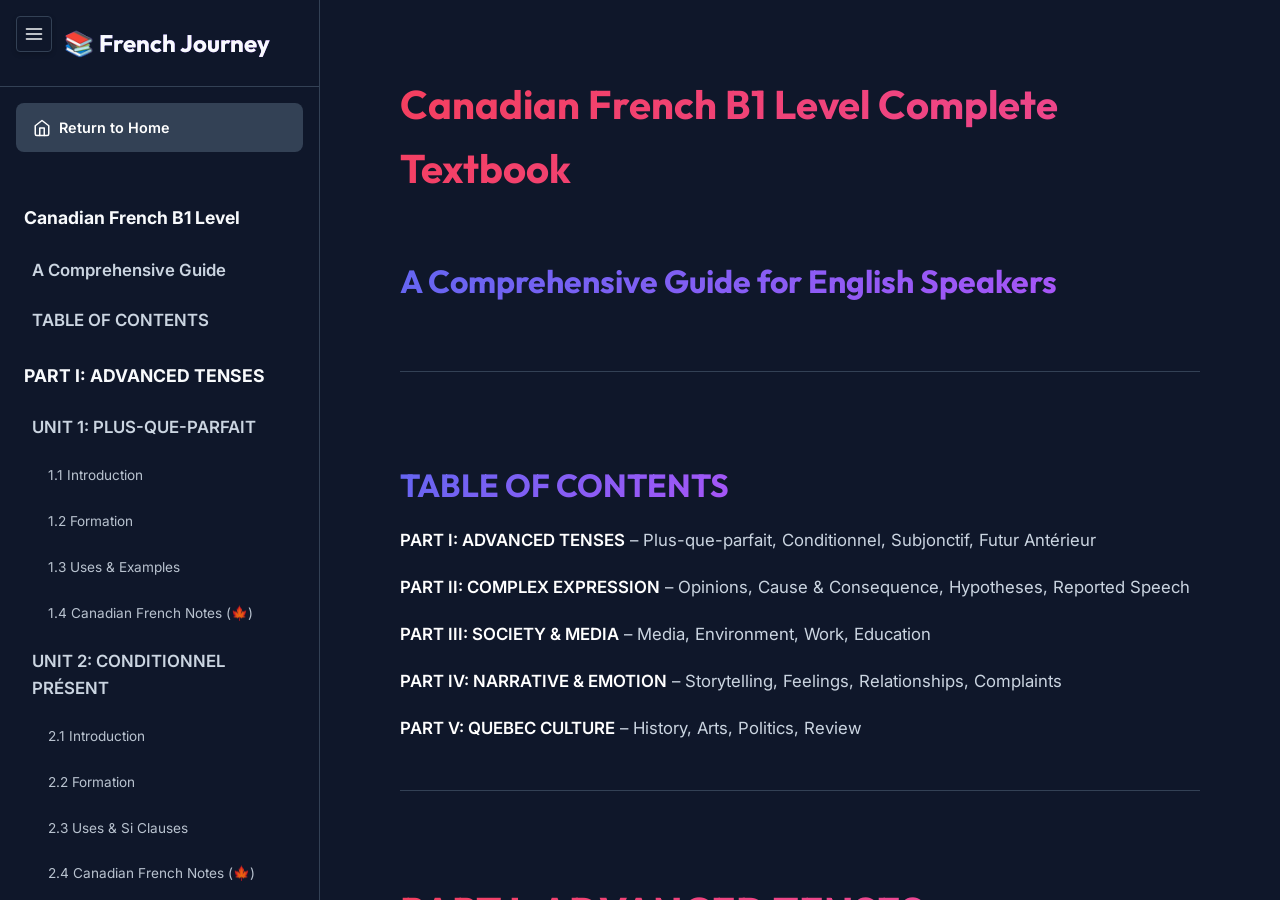
<file: b1.html>
<!DOCTYPE html>
<html lang="en">
<head>
    <meta charset="UTF-8">
    <meta name="viewport" content="width=device-width, initial-scale=1.0">
    <title>Canadian French B1 Level Complete Textbook</title>
    <link href="https://fonts.googleapis.com/css2?family=Outfit:wght@300;400;600;700&family=Inter:wght@400;500;600&display=swap" rel="stylesheet">
    <style>

        :root {
  --bg-primary: #0f172a;
  <link rel="stylesheet" href="styles/site.css">
  --bg-secondary: #1e293b;
  --bg-tertiary: #334155;
  --text-primary: #f8fafc;
  --text-secondary: #cbd5e1;
  --accent-base: #3b82f6;
  
  --title-h1: linear-gradient(135deg, #f43f5e, #ec4899);
  --title-h2: linear-gradient(135deg, #6366f1, #a855f7);
  --title-h3: linear-gradient(135deg, #10b981, #14b8a6);
  --title-h4: linear-gradient(135deg, #f59e0b, #f43f5e);
  
  --font-heading: 'Outfit', sans-serif;
  --font-body: 'Inter', sans-serif;
}

* {
  margin: 0;
  padding: 0;
  box-sizing: border-box;
}

body {
  background-color: var(--bg-primary);
  color: var(--text-primary);
  font-family: var(--font-body);
  line-height: 1.6;
}

.app-container {
  display: flex;
  height: 100vh;
  overflow: hidden;
}

.sidebar {
  width: 320px;
  background-color: var(--bg-secondary);
  border-right: 1px solid var(--bg-tertiary);
  display: flex;
  flex-direction: column;
}

.sidebar-header {
  padding: 1.5rem;
  border-bottom: 1px solid var(--bg-tertiary);
}

.sidebar-header h2 {
  font-family: var(--font-heading);
  font-size: 1.5rem;
  color: var(--text-primary);
  margin: 0;
}

.toc {
  flex: 1;
  overflow-y: auto;
  padding: 1rem 0;
}

.toc ul {
  list-style: none;
  padding: 0;
}

.nav-link {
  display: block;
  padding: 0.5rem 1.5rem;
  color: var(--text-secondary);
  text-decoration: none;
  font-size: 0.9rem;
  transition: all 0.2s ease;
  white-space: normal;
  overflow-wrap: break-word;
  word-break: break-word;
}

.nav-link:hover {
  background-color: var(--bg-tertiary);
  color: #fff;
}

.content-area {
  flex: 1;
  overflow-y: auto;
  padding: 2rem;
  scroll-behavior: smooth;
}

.content-wrapper {
  max-width: 800px;
  margin: 0 auto;
  padding-bottom: 4rem;
}

/* Typography & Markdown Defaults */
h1, h2, h3, h4, h5, h6 {
  font-family: var(--font-heading);
  margin-top: 2.5rem;
  margin-bottom: 1rem;
  font-weight: 700;
  color: transparent;
  background-clip: text;
  -webkit-background-clip: text;
  position: relative;
  display: inline-block;
}

h1 { font-size: 2.5rem; background-image: var(--title-h1); }
h2 { font-size: 2rem; background-image: var(--title-h2); }
h3 { font-size: 1.5rem; background-image: var(--title-h3); }
h4 { font-size: 1.25rem; background-image: var(--title-h4); }

p {
  color: var(--text-secondary);
  margin-bottom: 1.25rem;
  font-size: 1.05rem;
}

strong {
  color: #fff;
  font-weight: 600;
}

table {
  width: 100%;
  border-collapse: separate;
  border-spacing: 0;
  margin: 2rem 0;
  border-radius: 8px;
  overflow-x: auto;
  display: block;
  box-shadow: 0 4px 6px -1px rgba(0, 0, 0, 0.1);
}

.table-container {
  overflow-x: auto;
  margin: 2rem 0;
  border-radius: 8px;
  box-shadow: 0 4px 6px -1px rgba(0, 0, 0, 0.1);
}

.table-container table {
  margin: 0;
  display: table;
}

th {
  background-color: var(--bg-tertiary);
  color: #fff;
  text-align: left;
  padding: 1rem;
  font-weight: 600;
}

td {
  background-color: rgba(30, 41, 59, 0.5);
  padding: 1rem;
  border-bottom: 1px solid var(--bg-tertiary);
  color: var(--text-secondary);
}

tr:last-child td {
  border-bottom: none;
}

tr:hover td {
  background-color: rgba(51, 65, 85, 0.5);
}

hr {
  border: none;
  height: 1px;
  background-color: var(--bg-tertiary);
  margin: 3rem 0;
}

ul, ol {
  margin-bottom: 1.25rem;
  padding-left: 2rem;
  color: var(--text-secondary);
}

li {
  margin-bottom: 0.5rem;
}

/* Animations */
.content-wrapper {
  animation: fadeIn 0.8s ease-out forwards;
}

@keyframes fadeIn {
  from { opacity: 0; transform: translateY(10px); }
  to { opacity: 1; transform: translateY(0); }
}

/* Scrollbar styling */
::-webkit-scrollbar {
  width: 8px;
}

::-webkit-scrollbar-track {
  background: var(--bg-primary); 
}
 
::-webkit-scrollbar-thumb {
  background: var(--bg-tertiary); 
  border-radius: 4px;
}

::-webkit-scrollbar-thumb:hover {
  background: var(--text-secondary); 
}

/* Sidebar Toggle and Responsiveness */
.sidebar {
  transition: margin-left 0.3s ease, transform 0.3s ease;
  flex-shrink: 0;
  position: relative;
  z-index: 100;
}
.sidebar.collapsed {
  margin-left: -320px;
}
.sidebar-toggle {
  position: fixed;
  top: 1rem;
  left: 1rem;
  z-index: 1000;
  background: var(--bg-secondary);
  color: var(--text-primary);
  border: 1px solid var(--bg-tertiary);
  border-radius: 4px;
  width: 36px;
  height: 36px;
  cursor: pointer;
  display: flex;
  align-items: center;
  justify-content: center;
  box-shadow: 0 2px 5px rgba(0,0,0,0.2);
  transition: background 0.2s ease;
}
.sidebar-toggle:hover {
  background: var(--bg-tertiary);
}
.sidebar-header {
  padding: 1.5rem 1.5rem 1.5rem 4rem;
}

@media (max-width: 768px) {
  .sidebar {
    position: fixed;
    height: 100vh;
    z-index: 1100;
    left: 0;
    width: 280px;
    box-shadow: 5px 0 15px rgba(0,0,0,0.5);
  }
  .sidebar.collapsed {
    transform: translateX(-100%);
  }
  .content-area {
    padding: 1rem;
    padding-top: 4rem;
  }
  h1 { font-size: 1.8rem; }
  h2 { font-size: 1.5rem; }
  h3 { font-size: 1.25rem; }
  h4 { font-size: 1.1rem; }
  
  .sidebar-header {
    padding: 1rem 1rem 1rem 3.5rem;
  }
  
  .sidebar-header h2 {
    font-size: 1.2rem;
  }
}

@media (max-width: 480px) {
  .content-area {
    padding: 0.75rem;
    padding-top: 4rem;
  }
  h1 { font-size: 1.5rem; }
  h2 { font-size: 1.3rem; }
  p, li { font-size: 0.95rem; }
}

.nav-link.active {
  background-color: var(--bg-tertiary);
  color: #fff;
  font-weight: 600;
  border-left: 3px solid var(--accent-base);
}

.home-btn {
  display: flex;
  align-items: center;
  gap: 0.5rem;
  margin: 1rem;
  padding: 0.75rem 1rem;
  background: var(--bg-tertiary);
  color: #fff;
  text-decoration: none;
  border-radius: 8px;
  font-weight: 600;
  font-size: 0.9rem;
  transition: all 0.2s ease;
  border: 1px solid transparent;
}

.home-btn:hover {
  background: var(--accent-base);
  transform: translateY(-2px);
  border-color: rgba(255,255,255,0.2);
}

/* TOC Hierarchy */
.nav-link.depth-1 {
  font-size: 1.1rem;
  font-weight: 700;
  margin-top: 0.75rem;
  color: var(--text-primary);
}

.nav-link.depth-2 {
  font-size: 1.05rem;
  font-weight: 600;
  padding-left: 2rem;
}

.nav-link.depth-3 {
  font-size: 0.85rem;
  padding-left: 3rem;
  opacity: 0.9;
}

/* Accordion Styles */
.unit-header {
  cursor: pointer;
  position: relative;
  padding-right: 2.5rem;
  width: 100%;
  text-align: left;
  transition: all 0.3s ease;
  border-bottom: 2px solid transparent;
}

.unit-header:hover {
  opacity: 0.8;
}

/* Sidebar Overlay for Mobile */
.sidebar-overlay {
  display: none;
  position: fixed;
  top: 0;
  left: 0;
  width: 100vw;
  height: 100vh;
  background: rgba(0, 0, 0, 0.5);
  backdrop-filter: blur(4px);
  z-index: 1050;
  opacity: 0;
  transition: opacity 0.3s ease;
}

.sidebar-overlay.visible {
  display: block;
  opacity: 1;
}

.unit-header::after {
  content: '▼';
  position: absolute;
  right: 10px;
  top: 50%;
  transform: translateY(-50%);
  font-size: 1rem;
  color: var(--text-secondary);
  transition: transform 0.3s ease;
}

.unit-header.expanded::after {
  transform: translateY(-50%) rotate(180deg);
}

.unit-content {
  display: none;
  overflow: hidden;
  animation: slideDown 0.4s ease-out forwards;
}

.unit-content.expanded {
  display: block;
}

@keyframes slideDown {
  from { opacity: 0; transform: translateY(-10px); }
  to { opacity: 1; transform: translateY(0); }
}

    
    </style>
</head>
<body>
    <button class="sidebar-toggle" id="sidebarToggle" title="Toggle Menu">
        <svg viewBox="0 0 24 24" width="20" height="20" stroke="currentColor" stroke-width="2" fill="none" stroke-linecap="round" stroke-linejoin="round">
            <line x1="3" y1="12" x2="21" y2="12"></line>
            <line x1="3" y1="6" x2="21" y2="6"></line>
            <line x1="3" y1="18" x2="21" y2="18"></line>
        </svg>
    </button>
    <div class="sidebar-overlay" id="sidebarOverlay"></div>
    <div class="app-container">
        <aside class="sidebar" id="sidebar">
            <div class="sidebar-header">
                <h2>📚 French Journey</h2>
            </div>
            <a href="index.html" class="home-btn">
                <svg viewBox="0 0 24 24" width="18" height="18" stroke="currentColor" stroke-width="2" fill="none" stroke-linecap="round" stroke-linejoin="round">
                    <path d="M3 9l9-7 9 7v11a2 2 0 0 1-2 2H5a2 2 0 0 1-2-2z"></path>
                    <polyline points="9 22 9 12 15 12 15 22"></polyline>
                </svg>
                Return to Home
            </a>
            <nav class="toc">
                <ul>
<li><a href="#h-b1-textbook" class="nav-link depth-1">Canadian French B1 Level</a></li>
<li><a href="#h-b1-guide" class="nav-link depth-2">A Comprehensive Guide</a></li>
<li><a href="#h-b1-toc" class="nav-link depth-2">TABLE OF CONTENTS</a></li>
<li><a href="#h-b1-part-i" class="nav-link depth-1">PART I: ADVANCED TENSES</a></li>
<li><a href="#h-b1-u1" class="nav-link depth-2">UNIT 1: PLUS-QUE-PARFAIT</a></li>
<li><a href="#h-b1-1-1" class="nav-link depth-3">1.1 Introduction</a></li>
<li><a href="#h-b1-1-2" class="nav-link depth-3">1.2 Formation</a></li>
<li><a href="#h-b1-1-3" class="nav-link depth-3">1.3 Uses &amp; Examples</a></li>
<li><a href="#h-b1-1-4" class="nav-link depth-3">1.4 Canadian French Notes (🍁)</a></li>
<li><a href="#h-b1-u2" class="nav-link depth-2">UNIT 2: CONDITIONNEL PRÉSENT</a></li>
<li><a href="#h-b1-2-1" class="nav-link depth-3">2.1 Introduction</a></li>
<li><a href="#h-b1-2-2" class="nav-link depth-3">2.2 Formation</a></li>
<li><a href="#h-b1-2-3" class="nav-link depth-3">2.3 Uses &amp; Si Clauses</a></li>
<li><a href="#h-b1-2-4" class="nav-link depth-3">2.4 Canadian French Notes (🍁)</a></li>
<li><a href="#h-b1-u3" class="nav-link depth-2">UNIT 3: SUBJONCTIF PRÉSENT</a></li>
<li><a href="#h-b1-3-1" class="nav-link depth-3">3.1 Introduction</a></li>
<li><a href="#h-b1-3-2" class="nav-link depth-3">3.2 Formation</a></li>
<li><a href="#h-b1-3-3" class="nav-link depth-3">3.3 When to Use the Subjonctif</a></li>
<li><a href="#h-b1-3-4" class="nav-link depth-3">3.4 Canadian French Notes (🍁)</a></li>
<li><a href="#h-b1-u4" class="nav-link depth-2">UNIT 4: FUTUR ANTÉRIEUR</a></li>
<li><a href="#h-b1-4-1" class="nav-link depth-3">4.1 Introduction</a></li>
<li><a href="#h-b1-4-2" class="nav-link depth-3">4.2 Formation</a></li>
<li><a href="#h-b1-4-3" class="nav-link depth-3">4.3 Uses &amp; Examples</a></li>
<li><a href="#h-b1-4-4" class="nav-link depth-3">4.4 Canadian French Notes (🍁)</a></li>
<li><a href="#h-b1-part-ii" class="nav-link depth-1">PART II: COMPLEX EXPRESSION</a></li>
<li><a href="#h-b1-u5" class="nav-link depth-2">UNIT 5: EXPRESSING OPINIONS</a></li>
<li><a href="#h-b1-5-1" class="nav-link depth-3">5.1 Giving Opinions</a></li>
<li><a href="#h-b1-5-2" class="nav-link depth-3">5.2 Agreeing &amp; Disagreeing</a></li>
<li><a href="#h-b1-5-3" class="nav-link depth-3">5.3 Debating a Topic</a></li>
<li><a href="#h-b1-5-4" class="nav-link depth-3">5.4 Canadian French Notes (🍁)</a></li>
<li><a href="#h-b1-u6" class="nav-link depth-2">UNIT 6: CAUSE &amp; CONSEQUENCE</a></li>
<li><a href="#h-b1-6-1" class="nav-link depth-3">6.1 Expressing Cause</a></li>
<li><a href="#h-b1-6-2" class="nav-link depth-3">6.2 Expressing Consequence</a></li>
<li><a href="#h-b1-6-3" class="nav-link depth-3">6.3 Practice &amp; Examples</a></li>
<li><a href="#h-b1-6-4" class="nav-link depth-3">6.4 Canadian French Notes (🍁)</a></li>
<li><a href="#h-b1-u7" class="nav-link depth-2">UNIT 7: HYPOTHESES &amp; CONDITIONS</a></li>
<li><a href="#h-b1-7-1" class="nav-link depth-3">7.1 Si Clauses Overview</a></li>
<li><a href="#h-b1-7-2" class="nav-link depth-3">7.2 Real Conditions (Present)</a></li>
<li><a href="#h-b1-7-3" class="nav-link depth-3">7.3 Unreal Conditions (Imparfait)</a></li>
<li><a href="#h-b1-7-4" class="nav-link depth-3">7.4 Canadian French Notes (🍁)</a></li>
<li><a href="#h-b1-u8" class="nav-link depth-2">UNIT 8: REPORTED SPEECH</a></li>
<li><a href="#h-b1-8-1" class="nav-link depth-3">8.1 Direct vs. Indirect Speech</a></li>
<li><a href="#h-b1-8-2" class="nav-link depth-3">8.2 Tense Changes</a></li>
<li><a href="#h-b1-8-3" class="nav-link depth-3">8.3 Practice &amp; Examples</a></li>
<li><a href="#h-b1-8-4" class="nav-link depth-3">8.4 Canadian French Notes (🍁)</a></li>
<li><a href="#h-b1-part-iii" class="nav-link depth-1">PART III: SOCIETY &amp; MEDIA</a></li>
<li><a href="#h-b1-u9" class="nav-link depth-2">UNIT 9: MEDIA &amp; NEWS</a></li>
<li><a href="#h-b1-9-1" class="nav-link depth-3">9.1 Media Vocabulary</a></li>
<li><a href="#h-b1-9-2" class="nav-link depth-3">9.2 Understanding News</a></li>
<li><a href="#h-b1-9-3" class="nav-link depth-3">9.3 Discussing Current Events</a></li>
<li><a href="#h-b1-9-4" class="nav-link depth-3">9.4 Canadian French Notes (🍁)</a></li>
<li><a href="#h-b1-u10" class="nav-link depth-2">UNIT 10: ENVIRONMENT</a></li>
<li><a href="#h-b1-10-1" class="nav-link depth-3">10.1 Environment Vocabulary</a></li>
<li><a href="#h-b1-10-2" class="nav-link depth-3">10.2 Talking About Climate</a></li>
<li><a href="#h-b1-10-3" class="nav-link depth-3">10.3 Green Living</a></li>
<li><a href="#h-b1-10-4" class="nav-link depth-3">10.4 Canadian French Notes (🍁)</a></li>
<li><a href="#h-b1-u11" class="nav-link depth-2">UNIT 11: WORK &amp; CAREER</a></li>
<li><a href="#h-b1-11-1" class="nav-link depth-3">11.1 Job Search Vocabulary</a></li>
<li><a href="#h-b1-11-2" class="nav-link depth-3">11.2 Writing a CV &amp; Cover Letter</a></li>
<li><a href="#h-b1-11-3" class="nav-link depth-3">11.3 Job Interviews</a></li>
<li><a href="#h-b1-11-4" class="nav-link depth-3">11.4 Canadian French Notes (🍁)</a></li>
<li><a href="#h-b1-u12" class="nav-link depth-2">UNIT 12: EDUCATION</a></li>
<li><a href="#h-b1-12-1" class="nav-link depth-3">12.1 Education System in Quebec</a></li>
<li><a href="#h-b1-12-2" class="nav-link depth-3">12.2 Academic Vocabulary</a></li>
<li><a href="#h-b1-12-3" class="nav-link depth-3">12.3 University Life</a></li>
<li><a href="#h-b1-12-4" class="nav-link depth-3">12.4 Canadian French Notes (🍁)</a></li>
<li><a href="#h-b1-part-iv" class="nav-link depth-1">PART IV: NARRATIVE &amp; EMOTION</a></li>
<li><a href="#h-b1-u13" class="nav-link depth-2">UNIT 13: STORYTELLING</a></li>
<li><a href="#h-b1-13-1" class="nav-link depth-3">13.1 Narrative Tenses</a></li>
<li><a href="#h-b1-13-2" class="nav-link depth-3">13.2 Story Structure</a></li>
<li><a href="#h-b1-13-3" class="nav-link depth-3">13.3 Connectors for Narratives</a></li>
<li><a href="#h-b1-13-4" class="nav-link depth-3">13.4 Canadian French Notes (🍁)</a></li>
<li><a href="#h-b1-u14" class="nav-link depth-2">UNIT 14: FEELINGS &amp; EMOTIONS</a></li>
<li><a href="#h-b1-14-1" class="nav-link depth-3">14.1 Emotion Vocabulary</a></li>
<li><a href="#h-b1-14-2" class="nav-link depth-3">14.2 Expressing Feelings</a></li>
<li><a href="#h-b1-14-3" class="nav-link depth-3">14.3 Reacting to Situations</a></li>
<li><a href="#h-b1-14-4" class="nav-link depth-3">14.4 Canadian French Notes (🍁)</a></li>
<li><a href="#h-b1-u15" class="nav-link depth-2">UNIT 15: RELATIONSHIPS</a></li>
<li><a href="#h-b1-15-1" class="nav-link depth-3">15.1 Relationship Vocabulary</a></li>
<li><a href="#h-b1-15-2" class="nav-link depth-3">15.2 Describing Relationships</a></li>
<li><a href="#h-b1-15-3" class="nav-link depth-3">15.3 Conflict &amp; Resolution</a></li>
<li><a href="#h-b1-15-4" class="nav-link depth-3">15.4 Canadian French Notes (🍁)</a></li>
<li><a href="#h-b1-u16" class="nav-link depth-2">UNIT 16: COMPLAINTS &amp; APOLOGIES</a></li>
<li><a href="#h-b1-16-1" class="nav-link depth-3">16.1 Making Complaints</a></li>
<li><a href="#h-b1-16-2" class="nav-link depth-3">16.2 Apologizing</a></li>
<li><a href="#h-b1-16-3" class="nav-link depth-3">16.3 Finding Solutions</a></li>
<li><a href="#h-b1-16-4" class="nav-link depth-3">16.4 Canadian French Notes (🍁)</a></li>
<li><a href="#h-b1-part-v" class="nav-link depth-1">PART V: QUEBEC CULTURE</a></li>
<li><a href="#h-b1-u17" class="nav-link depth-2">UNIT 17: QUEBEC HISTORY</a></li>
<li><a href="#h-b1-17-1" class="nav-link depth-3">17.1 Key Historical Events</a></li>
<li><a href="#h-b1-17-2" class="nav-link depth-3">17.2 Historical Vocabulary</a></li>
<li><a href="#h-b1-17-3" class="nav-link depth-3">17.3 Discussing History</a></li>
<li><a href="#h-b1-17-4" class="nav-link depth-3">17.4 Canadian French Notes (🍁)</a></li>
<li><a href="#h-b1-u18" class="nav-link depth-2">UNIT 18: ARTS &amp; MUSIC</a></li>
<li><a href="#h-b1-18-1" class="nav-link depth-3">18.1 Quebec Music Scene</a></li>
<li><a href="#h-b1-18-2" class="nav-link depth-3">18.2 Literature &amp; Cinema</a></li>
<li><a href="#h-b1-18-3" class="nav-link depth-3">18.3 Expressing Artistic Opinions</a></li>
<li><a href="#h-b1-18-4" class="nav-link depth-3">18.4 Canadian French Notes (🍁)</a></li>
<li><a href="#h-b1-u19" class="nav-link depth-2">UNIT 19: POLITICS &amp; SOCIETY</a></li>
<li><a href="#h-b1-19-1" class="nav-link depth-3">19.1 Political Vocabulary</a></li>
<li><a href="#h-b1-19-2" class="nav-link depth-3">19.2 Quebec Political System</a></li>
<li><a href="#h-b1-19-3" class="nav-link depth-3">19.3 Discussing Social Issues</a></li>
<li><a href="#h-b1-19-4" class="nav-link depth-3">19.4 Canadian French Notes (🍁)</a></li>
<li><a href="#h-b1-u20" class="nav-link depth-2">UNIT 20: REVIEW &amp; B2 PREP</a></li>
<li><a href="#h-b1-20-1" class="nav-link depth-3">20.1 Grammar Summary</a></li>
<li><a href="#h-b1-20-2" class="nav-link depth-3">20.2 Vocabulary Summary</a></li>
<li><a href="#h-b1-20-3" class="nav-link depth-3">20.3 What to Expect at B2</a></li>
<li><a href="#h-b1-20-4" class="nav-link depth-3">20.4 Study Tips</a></li>
<li><a href="#h-b1-conclusion" class="nav-link depth-1">CONCLUSION</a></li>
</ul>
            </nav>
        </aside>
        <main class="content-area">
            <div class="content-wrapper">

<h1 id="h-b1-textbook">Canadian French B1 Level Complete Textbook</h1>
<h2 id="h-b1-guide">A Comprehensive Guide for English Speakers</h2>
<hr>
<h2 id="h-b1-toc">TABLE OF CONTENTS</h2>
<p><strong>PART I: ADVANCED TENSES</strong> – Plus-que-parfait, Conditionnel, Subjonctif, Futur Antérieur</p>
<p><strong>PART II: COMPLEX EXPRESSION</strong> – Opinions, Cause &amp; Consequence, Hypotheses, Reported Speech</p>
<p><strong>PART III: SOCIETY &amp; MEDIA</strong> – Media, Environment, Work, Education</p>
<p><strong>PART IV: NARRATIVE &amp; EMOTION</strong> – Storytelling, Feelings, Relationships, Complaints</p>
<p><strong>PART V: QUEBEC CULTURE</strong> – History, Arts, Politics, Review</p>
<hr>

<h1 id="h-b1-part-i">PART I: ADVANCED TENSES</h1>

<h2 id="h-b1-u1">UNIT 1: LE PLUS-QUE-PARFAIT (PLUPERFECT)</h2>

<h3 id="h-b1-1-1">1.1 Introduction</h3>
<p>The <strong>plus-que-parfait</strong> describes an action that happened <strong>before</strong> another past action. In English, it corresponds to &quot;had done&quot; something.</p>
<ul>
<li><strong>Quand je suis arrivé à la gare, le train était déjà parti.</strong> (When I arrived at the station, the train had already left.)</li>
<li><strong>Elle m&#39;a dit qu&#39;elle avait visité le Vieux-Montréal la veille.</strong> (She told me that she had visited Old Montreal the day before.)</li>
</ul>

<h3 id="h-b1-1-2">1.2 Formation</h3>
<p>The plus-que-parfait = <strong>imparfait of avoir/être + past participle</strong>.</p>
<table>
<thead><tr><th>Pronoun</th><th>With Avoir (parler)</th><th>With Être (aller)</th></tr></thead>
<tbody>
<tr><td>J&#39;</td><td>avais parlé</td><td>étais allé(e)</td></tr>
<tr><td>Tu</td><td>avais parlé</td><td>étais allé(e)</td></tr>
<tr><td>Il/Elle/On</td><td>avait parlé</td><td>était allé(e)</td></tr>
<tr><td>Nous</td><td>avions parlé</td><td>étions allé(e)s</td></tr>
<tr><td>Vous</td><td>aviez parlé</td><td>étiez allé(e)(s)</td></tr>
<tr><td>Ils/Elles</td><td>avaient parlé</td><td>étaient allé(e)s</td></tr>
</tbody></table>
<p><strong>Remember:</strong> The same verbs that take <strong>être</strong> in the passé composé also take être in the plus-que-parfait (DR MRS VANDERTRAMP verbs + reflexive verbs).</p>

<h3 id="h-b1-1-3">1.3 Uses &amp; Examples</h3>
<ul>
<li><strong>Action before another past action:</strong> Il avait déjà mangé quand sa femme est rentrée du travail. (He had already eaten when his wife came home from work.)</li>
<li><strong>Explaining a past situation:</strong> Nous étions fatigués parce que nous avions marché pendant cinq heures dans le parc de la Jacques-Cartier. (We were tired because we had walked for five hours in Jacques-Cartier Park.)</li>
<li><strong>Regrets with &quot;si seulement&quot;:</strong> Si seulement j&#39;avais étudié plus, j&#39;aurais réussi mon examen au cégep. (If only I had studied more, I would have passed my exam at CEGEP.)</li>
</ul>

<p><strong>🇫🇷 Real-Life Scene – A Missed Opportunity:</strong></p>
<p><em>Vous racontez une journée malchanceuse à votre colocataire.</em></p>
<p>&quot;Tu ne devineras jamais ce qui m&#39;est arrivé aujourd&#39;hui!&quot;<br>&quot;Quoi?&quot;<br>&quot;J&#39;avais oublié mon portefeuille à la maison. Quand je suis arrivé au restaurant pour mon entrevue, je n&#39;avais pas mes pièces d&#39;identité.&quot;<br>&quot;Oh non! Et qu&#39;est-ce que tu as fait?&quot;<br>&quot;J&#39;avais déjà appelé pour confirmer le matin, alors ils m&#39;ont quand même reçu. Mais en plus, j&#39;avais pris le mauvais autobus et je suis arrivé vingt minutes en retard!&quot;<br>&quot;Ça, c&#39;est une journée de même! Au moins, tu y es allé. C&#39;est l&#39;important.&quot;</p>
<p><em>(You are telling your roommate about an unlucky day. &quot;You&#39;ll never guess what happened to me today!&quot; &quot;What?&quot; &quot;I had forgotten my wallet at home. When I arrived at the restaurant for my interview, I didn&#39;t have my ID.&quot; &quot;Oh no! And what did you do?&quot; &quot;I had already called to confirm in the morning, so they still saw me. But on top of that, I had taken the wrong bus and I arrived twenty minutes late!&quot; &quot;That&#39;s one of those days! At least you went. That&#39;s what matters.&quot;)</em></p>

<h3 id="h-b1-1-4">1.4 Canadian French Notes (🍁)</h3>
<p><strong>Canadian French Note (🍁):</strong></p>
<ul>
<li>In spoken Quebec French, the plus-que-parfait is used naturally: <strong>&quot;J&#39;avais-tu oublié ça, moi!&quot;</strong> (Had I ever forgotten that!) – The &quot;-tu&quot; here is used as an emphasis marker, not a question.</li>
<li><strong>&quot;De même&quot;</strong> is a typical Québécois expression meaning &quot;like that&quot;: <strong>&quot;Une journée de même&quot;</strong> = a day like that.</li>
</ul>


<ul>
<li>🚨 <strong>Exceptions & Edge Cases:</strong> The plus-que-parfait relies on the imparfait of the auxiliary verb. If a verb uses <em>être</em> as an auxiliary (like <em>aller</em>, <em>venir</em>, reflexive verbs), the past participle MUST agree in gender and number with the subject: <strong>Elle était allée.</strong></li>
<li>❌ <strong>Common Mistakes to Avoid:</strong> Do not confuse the plus-que-parfait with the passé composé. "I ate" is <em>J'ai mangé</em>. "I had eaten" is <strong>J'avais mangé</strong>. It is only used to show an action happened <em>before</em> another past action.</li>
<li>📖 <strong>Extended Vocabulary Expansion:</strong> 
  <ul>
    <li><em>Déjà</em> - Already</li>
    <li><em>Auparavant</em> - Previously / Beforehand</li>
    <li><em>À l'heure où...</em> - At the time when...</li>
    <li><em>Avant que</em> - Before (+ subjunctive)</li>
  </ul>
</li>
<li>🗣️ <strong>Rapid-Fire Practice:</strong> 
  <ul>
    <li><em>Il était déjà parti.</em> -> He had already left.</li>
    <li><em>Nous avions fini le travail.</em> -> We had finished the work.</li>
    <li><em>J'avais oublié mes clés.</em> -> I had forgotten my keys.</li>
    <li><em>Elle s'était réveillée tôt.</em> -> She had woken up early.</li>
    <li><em>Quand je suis arrivé, le film avait commencé.</em> -> When I arrived, the movie had started.</li>
  </ul>
</li>
</ul>


<hr>


<p><strong>Quebec Context: Sharing Anecdotes (🍁):</strong></p>
<p>The plus-que-parfait is heavily used when recounting historical anecdotes or personal stories from the past. When discussing the Quiet Revolution (Révolution tranquille), for example:</p>
<ul>
<li><strong>Avant 1960, l'Église catholique avait contrôlé presque toutes les écoles et les hôpitaux du Québec.</strong> (Before 1960, the Catholic Church had controlled almost all schools and hospitals in Quebec.)</li>
<li><strong>Maurice Duplessis avait dirigé la province pendant l'époque qu'on appelle "la Grande Noirceur".</strong> (Maurice Duplessis had led the province during the era known as "The Great Darkness".)</li>
<li><strong>Le gouvernement provincial n'avait jamais créé de ministère de l'Éducation avant la Révolution tranquille.</strong> (The provincial government had never created a Ministry of Education prior to the Quiet Revolution.)</li>
</ul>

<p><strong>🇫🇷 Real-Life Scene – A Family Story:</strong></p>
<p><em>Un grand-père québécois raconte sa jeunesse à ses petits-enfants.</em></p>
<p>"Vous savez, les enfants, quand j'ai rencontré votre grand-mère en 1970, elle <strong>avait déjà fini</strong> ses études d'infirmière. Moi, par contre, je <strong>n'avais pas encore commencé</strong> à travailler sérieusement. J'<strong>avais voyagé</strong> un peu partout en Amérique du Nord sur le pouce (hitchhiking)."<br>"Et comment vous vous êtes rencontrés?"<br>"On s'est croisés à un spectacle de Robert Charlebois sur les plaines d'Abraham. J'<strong>avais réussi</strong> à me faufiler en avant, et elle, elle <strong>avait perdu</strong> ses amies dans la foule. Le reste, c'est de l'histoire!"</p>

<h2 id="h-b1-u2">UNIT 2: LE CONDITIONNEL PRÉSENT</h2>

<h3 id="h-b1-2-1">2.1 Introduction</h3>
<p>The <strong>conditionnel présent</strong> expresses what &quot;would&quot; happen. It is used for polite requests, wishes, hypothetical situations, and giving advice.</p>

<h3 id="h-b1-2-2">2.2 Formation</h3>
<p>Conditionnel = <strong>futur simple stem + imparfait endings</strong> (-ais, -ais, -ait, -ions, -iez, -aient).</p>
<table>
<thead><tr><th>Pronoun</th><th>Parler</th><th>Avoir</th><th>Être</th><th>Pouvoir</th></tr></thead>
<tbody>
<tr><td>Je</td><td>parlerais</td><td>aurais</td><td>serais</td><td>pourrais</td></tr>
<tr><td>Tu</td><td>parlerais</td><td>aurais</td><td>serais</td><td>pourrais</td></tr>
<tr><td>Il/Elle/On</td><td>parlerait</td><td>aurait</td><td>serait</td><td>pourrait</td></tr>
<tr><td>Nous</td><td>parlerions</td><td>aurions</td><td>serions</td><td>pourrions</td></tr>
<tr><td>Vous</td><td>parleriez</td><td>auriez</td><td>seriez</td><td>pourriez</td></tr>
<tr><td>Ils/Elles</td><td>parleraient</td><td>auraient</td><td>seraient</td><td>pourraient</td></tr>
</tbody></table>

<h3 id="h-b1-2-3">2.3 Uses &amp; Si Clauses</h3>
<p><strong>1. Polite requests:</strong></p>
<ul>
<li><strong>Est-ce que vous pourriez m&#39;indiquer le chemin pour aller au Musée des beaux-arts, s&#39;il vous plaît?</strong> (Could you show me the way to the Museum of Fine Arts, please?)</li>
<li><strong>Je voudrais un café au lait et un croissant aux amandes, s&#39;il vous plaît.</strong> (I would like a café au lait and an almond croissant, please.)</li>
</ul>
<p><strong>2. Wishes and desires:</strong></p>
<ul>
<li><strong>J&#39;aimerais tellement visiter la Gaspésie cet été pour voir le rocher Percé.</strong> (I would love so much to visit the Gaspé Peninsula this summer to see Percé Rock.)</li>
</ul>
<p><strong>3. Si + imparfait → conditionnel (unreal conditions):</strong></p>
<ul>
<li><strong>Si j&#39;avais plus de temps libre, je prendrais des cours de peinture au centre communautaire.</strong> (If I had more free time, I would take painting classes at the community centre.)</li>
<li><strong>Si nous habitions à Montréal, nous irions au Festival de jazz chaque année.</strong> (If we lived in Montreal, we would go to the Jazz Festival every year.)</li>
</ul>
<p><strong>4. Giving advice:</strong></p>
<ul>
<li><strong>À ta place, je demanderais une augmentation de salaire à mon patron.</strong> (If I were you, I would ask my boss for a raise.)</li>
<li><strong>Tu devrais essayer la poutine au canard confit chez ce restaurant, elle est incroyable.</strong> (You should try the duck confit poutine at that restaurant, it&#39;s incredible.)</li>
</ul>

<p><strong>🇫🇷 Real-Life Scene – Dreaming About Winning the Lottery:</strong></p>
<p><em>Vous discutez avec vos amis de ce que vous feriez si vous gagniez à la loterie.</em></p>
<p>&quot;Si je gagnais dix millions à la Loto-Québec, j&#39;achèterais un chalet au bord du lac Massawippi!&quot;<br>&quot;Moi, je voyagerais partout dans le monde. J&#39;irais en France, au Japon et en Australie.&quot;<br>&quot;Moi, je quitterais ma job et j&#39;ouvrirais une microbrasserie dans les Laurentides.&quot;<br>&quot;Et toi, Julie?&quot;<br>&quot;Je donnerais une partie à des organismes de charité et j&#39;investirais le reste. Je ne changerais pas trop ma vie, mais je serais plus tranquille.&quot;</p>
<p><em>(You are discussing with your friends what you would do if you won the lottery. &quot;If I won ten million from Loto-Québec, I would buy a cottage on the shores of Lake Massawippi!&quot; &quot;Me, I would travel all over the world. I would go to France, Japan, and Australia.&quot; &quot;Me, I would quit my job and I would open a microbrewery in the Laurentians.&quot; &quot;And you, Julie?&quot; &quot;I would give part to charities and invest the rest. I wouldn&#39;t change my life too much, but I would be more at peace.&quot;)</em></p>

<h3 id="h-b1-2-4">2.4 Canadian French Notes (🍁)</h3>
<p><strong>Canadian French Note (🍁):</strong></p>
<ul>
<li><strong>Loto-Québec</strong> is the provincial lottery corporation. <strong>&quot;Le 6/49&quot;</strong> and <strong>&quot;Lotto Max&quot;</strong> are popular lottery games.</li>
<li>In Quebec, <strong>&quot;une microbrasserie&quot;</strong> (microbrewery) is a cultural phenomenon. Quebec has over 250 microbreweries, and craft beer is very popular.</li>
<li>The expression <strong>&quot;lâcher sa job&quot;</strong> is informal Québécois for &quot;quitting one&#39;s job.&quot;</li>
</ul>


<ul>
<li>🚨 <strong>Exceptions & Edge Cases:</strong> Verbs with irregular stems in the futur simple share that exact same irregular stem in the conditionnel. Examples: <em>aller</em> -> <em>j'irais</em>, <em>être</em> -> <em>je serais</em>, <em>avoir</em> -> <em>j'aurais</em>.</li>
<li>❌ <strong>Common Mistakes to Avoid:</strong> Mixing up "si" clauses. For the conditionnel présent, the "si" clause must be in the imparfait. NEVER use the conditionnel directly after "si". <strong>Si j'avais de l'argent, j'achèterais une voiture</strong> (Not: "Si j'aurais...").</li>
<li>📖 <strong>Extended Vocabulary Expansion:</strong> 
  <ul>
    <li><em>Souhaiter</em> - To wish/hope</li>
    <li><em>Ça m'étonnerait</em> - That would surprise me / I doubt it</li>
    <li><em>À ta place</em> - In your place</li>
    <li><em>Un conseil</em> - A piece of advice</li>
  </ul>
</li>
<li>🗣️ <strong>Rapid-Fire Practice:</strong> 
  <ul>
    <li><em>Je voudrais un café.</em> -> I would like a coffee.</li>
    <li><em>Pourriez-vous m'aider ?</em> -> Could you help me?</li>
    <li><em>À ta place, je n'irais pas.</em> -> If I were you, I wouldn't go.</li>
    <li><em>Il devrait étudier plus.</em> -> He should study more.</li>
    <li><em>Nous aimerions voyager en France.</em> -> We would like to travel to France.</li>
  </ul>
</li>
</ul>


<hr>


<p><strong>Conditionnel in Quebec Social Issues (🍁):</strong></p>
<p>The conditional is used extensively when discussing hypotheses regarding politics, economy, and social services.</p>
<table>
<thead><tr><th>Scenario</th><th>English Translation</th></tr></thead>
<tbody>
<tr><td><strong>Si le gouvernement investissait plus en santé, il y aurait moins d'attente à l'urgence.</strong></td><td>If the government invested more in healthcare, there would be less waiting in the ER.</td></tr>
<tr><td><strong>Avec un meilleur réseau de transport en commun, les Montréalais prendraient moins leur char.</strong></td><td>With a better public transit network, Montrealers would take their cars less.</td></tr>
<tr><td><strong>Une nouvelle loi sur la laïcité provoquerait probablement des manifestations.</strong></td><td>A new law on secularism would probably provoke protests.</td></tr>
<tr><td><strong>Selon Radio-Canada, la grève des profs pourrait s'étirer jusqu'en janvier.</strong></td><td>According to Radio-Canada, the teachers' strike could stretch until January.</td></tr>
</tbody>
</table>

<p><strong>Expressing Politeness in Customer Service:</strong></p>
<ul>
<li><strong>Pourriez-vous m'accommoder?</strong> (Could you accommodate me?)</li>
<li><strong>J'aimerais parler au gérant, s'il vous plaît.</strong> (I would like to speak to the manager, please.)</li>
<li><strong>Serait-il possible de reporter mon rendez-vous à la clinique?</strong> (Would it be possible to postpone my appointment at the clinic?)</li>
</ul>
<p><em>Note: In Quebec, even when using formal "vous" and the conditional, tone and body language remain relatively warm and less rigid than in France.</em></p>

<h2 id="h-b1-u3">UNIT 3: LE SUBJONCTIF PRÉSENT</h2>

<h3 id="h-b1-3-1">3.1 Introduction</h3>
<p>The <strong>subjonctif</strong> is a mood (not a tense) used to express subjectivity: wishes, doubts, emotions, necessity, and opinions. It appears after specific trigger expressions, always preceded by <strong>que</strong>.</p>

<h3 id="h-b1-3-2">3.2 Formation</h3>
<p>Take the <strong>ils/elles</strong> form of the present tense, remove <strong>-ent</strong>, and add subjonctif endings:</p>
<table>
<thead><tr><th>Pronoun</th><th>Ending</th><th>Parler (parl-)</th><th>Finir (finiss-)</th></tr></thead>
<tbody>
<tr><td>que je</td><td>-e</td><td>parle</td><td>finisse</td></tr>
<tr><td>que tu</td><td>-es</td><td>parles</td><td>finisses</td></tr>
<tr><td>qu&#39;il/elle</td><td>-e</td><td>parle</td><td>finisse</td></tr>
<tr><td>que nous</td><td>-ions</td><td>parlions</td><td>finissions</td></tr>
<tr><td>que vous</td><td>-iez</td><td>parliez</td><td>finissiez</td></tr>
<tr><td>qu&#39;ils/elles</td><td>-ent</td><td>parlent</td><td>finissent</td></tr>
</tbody></table>

<p><strong>Common irregular subjonctif forms:</strong></p>
<table>
<thead><tr><th>Verb</th><th>que je</th><th>que nous</th></tr></thead>
<tbody>
<tr><td>être</td><td>sois</td><td>soyons</td></tr>
<tr><td>avoir</td><td>aie</td><td>ayons</td></tr>
<tr><td>aller</td><td>aille</td><td>allions</td></tr>
<tr><td>faire</td><td>fasse</td><td>fassions</td></tr>
<tr><td>pouvoir</td><td>puisse</td><td>puissions</td></tr>
<tr><td>savoir</td><td>sache</td><td>sachions</td></tr>
<tr><td>vouloir</td><td>veuille</td><td>voulions</td></tr>
</tbody></table>

<h3 id="h-b1-3-3">3.3 When to Use the Subjonctif</h3>
<p><strong>1. After expressions of necessity:</strong></p>
<ul>
<li><strong>Il faut que tu apprennes le français si tu veux vivre au Québec.</strong> (You must learn French if you want to live in Quebec.)</li>
<li><strong>Il est nécessaire que nous fassions des efforts pour protéger l&#39;environnement.</strong> (It is necessary that we make efforts to protect the environment.)</li>
</ul>
<p><strong>2. After expressions of emotion:</strong></p>
<ul>
<li><strong>Je suis content que tu puisses venir à ma fête de graduation.</strong> (I am happy that you can come to my graduation party.)</li>
<li><strong>C&#39;est dommage qu&#39;il faille attendre si longtemps à l&#39;urgence de l&#39;hôpital.</strong> (It&#39;s a shame that one has to wait so long at the hospital emergency room.)</li>
</ul>
<p><strong>3. After expressions of doubt:</strong></p>
<ul>
<li><strong>Je doute qu&#39;il fasse beau demain. La météo annonce de la pluie verglaçante.</strong> (I doubt it will be nice tomorrow. The forecast calls for freezing rain.)</li>
</ul>
<p><strong>4. After expressions of desire/wish:</strong></p>
<ul>
<li><strong>Je veux que mes enfants aillent dans une école francophone au Québec.</strong> (I want my children to go to a French-language school in Quebec.)</li>
</ul>
<p><strong>5. After certain conjunctions:</strong> bien que (although), pour que (so that), avant que (before), à moins que (unless):</p>
<ul>
<li><strong>Bien que Montréal soit une grande ville, on peut y trouver des quartiers très calmes.</strong> (Although Montreal is a big city, you can find very quiet neighbourhoods there.)</li>
<li><strong>Je t&#39;envoie l&#39;adresse pour que tu puisses me retrouver facilement.</strong> (I&#39;m sending you the address so that you can find me easily.)</li>
</ul>

<p><strong>🇫🇷 Real-Life Scene – Planning a Move to Quebec:</strong></p>
<p><em>Un immigrant discute avec un conseiller en immigration.</em></p>
<p>&quot;Pour que votre demande soit acceptée, il faut que vous passiez un test de français.&quot;<br>&quot;D&#39;accord. Est-ce qu&#39;il est nécessaire que j&#39;aie un niveau B2?&quot;<br>&quot;Il est préférable que vous ayez au moins un B1 oral. Le gouvernement veut que les immigrants puissent s&#39;intégrer rapidement.&quot;<br>&quot;Je comprends. J&#39;étudie le français depuis un an. J&#39;espère que mon niveau soit suffisant.&quot;<br>&quot;Je suis sûr que vous réussirez! Il est important que vous continuiez à pratiquer, surtout l&#39;écoute et la conversation.&quot;</p>
<p><em>(An immigrant is talking with an immigration advisor. &quot;For your application to be accepted, you must pass a French test.&quot; &quot;Okay. Is it necessary that I have a B2 level?&quot; &quot;It is preferable that you have at least an oral B1. The government wants immigrants to be able to integrate quickly.&quot; &quot;I understand. I&#39;ve been studying French for a year. I hope my level is sufficient.&quot; &quot;I&#39;m sure you will succeed! It is important that you continue to practice, especially listening and conversation.&quot;)</em></p>

<h3 id="h-b1-3-4">3.4 Canadian French Notes (🍁)</h3>
<p><strong>Canadian French Note (🍁):</strong></p>
<ul>
<li>In spoken Quebec French, the subjonctif is sometimes avoided in casual speech, replaced with the indicatif: <strong>&quot;Faut que je vais&quot;</strong> (informal) instead of <strong>&quot;Il faut que j&#39;aille&quot;</strong> (correct). Be aware of this but learn the correct form!</li>
<li>Quebec immigrants often take <strong>&quot;cours de francisation&quot;</strong> (French classes for immigrants), offered free by the government through the MIFI (Ministère de l&#39;Immigration, de la Francisation et de l&#39;Intégration).</li>
</ul>


<ul>
<li>🚨 <strong>Exceptions & Edge Cases:</strong> The subjunctive is triggered by necessity, emotion, doubt, and desire. However, verbs of thinking/believing (<em>penser</em>, <em>croire</em>, <em>espérer</em>) do NOT trigger the subjunctive in the affirmative. "Je pense qu'il <strong>est</strong> là." But in the negative, they do: "Je ne pense pas qu'il <strong>soit</strong> là."</li>
<li>❌ <strong>Common Mistakes to Avoid:</strong> If the subject of both clauses is the same, use the infinitive, not the subjunctive. "Je veux que je lise" is wrong. Use: <strong>Je veux lire.</strong></li>
<li>📖 <strong>Extended Vocabulary Expansion:</strong> 
  <ul>
    <li><em>Il faut que</em> - It is necessary that</li>
    <li><em>Bien que</em> - Although / Even though</li>
    <li><em>Pour que</em> - So that / In order that</li>
    <li><em>C'est dommage que</em> - It's a shame that</li>
  </ul>
</li>
<li>🗣️ <strong>Rapid-Fire Practice:</strong> 
  <ul>
    <li><em>Il faut que tu viennes.</em> -> You must come.</li>
    <li><em>Je veux qu'elle lise ce livre.</em> -> I want her to read this book.</li>
    <li><em>Bien qu'il pleuve, je sors.</em> -> Even though it's raining, I'm going out.</li>
    <li><em>Il est important que nous sachions la vérité.</em> -> It is important that we know the truth.</li>
    <li><em>Je suis ravi que tu sois là.</em> -> I'm delighted that you are here.</li>
  </ul>
</li>
</ul>


<hr>


<p><strong>Quebec Administrative Necessities (Subjonctif in Action) (🍁):</strong></p>
<p>When dealing with Immigration (MIFI), the Régie du logement (TAL), or the SAAQ, you will hear the subjunctive constantly to express obligations and necessities.</p>
<table>
<thead><tr><th>Context</th><th>French Phrase</th><th>English</th></tr></thead>
<tbody>
<tr><td><strong>Immigration</strong></td><td>Il faut que le candidat <strong>réussisse</strong> son test de valeurs québécoises.</td><td>The candidate must pass their Quebec values test.</td></tr>
<tr><td><strong>Housing (TAL)</strong></td><td>Il est primordial que le locataire <strong>paie</strong> son loyer le 1er du mois.</td><td>It is primordial that the tenant pay their rent on the 1st of the month.</td></tr>
<tr><td><strong>Driving (SAAQ)</strong></td><td>La SAAQ exige que vous <strong>fassiez</strong> inspecter votre véhicule.</td><td>The SAAQ demands that you have your vehicle inspected.</td></tr>
<tr><td><strong>Taxes (Revenu QC)</strong></td><td>Afin que nous <strong>puissions</strong> traiter votre dossier, envoyez le formulaire T4.</td><td>So that we may process your file, send the T4 form.</td></tr>
<tr><td><strong>Healthcare (RAMQ)</strong></td><td>Il vaut mieux que tu <strong>ailles</strong> dans une clinique sans rendez-vous.</td><td>It's better that you go to a walk-in clinic.</td></tr>
</tbody>
</table>

<p><strong>Common Subjunctive "Trigger" Verbs & Expressions for B1:</strong></p>
<ul>
<li><strong>Douter que:</strong> Je doute que les Nordiques reviennent à Québec à court terme. (I doubt the Nordiques will return to Quebec City in the short term.)</li>
<li><strong>Craindre que:</strong> Les écologistes craignent que le projet de pipeline ne <strong>détruise</strong> la faune locale. (Environmentalists fear that the pipeline project will destroy local wildlife.)</li>
<li><strong>Bien que / Quoique:</strong> Bien que l'hiver <strong>soit</strong> long, c'est une saison magnifique. (Although winter is long, it's a beautiful season.)</li>
</ul>

<h2 id="h-b1-u4">UNIT 4: LE FUTUR ANTÉRIEUR</h2>

<h3 id="h-b1-4-1">4.1 Introduction</h3>
<p>The <strong>futur antérieur</strong> expresses an action that &quot;will have been completed&quot; before another future action. It is the future equivalent of the plus-que-parfait.</p>

<h3 id="h-b1-4-2">4.2 Formation</h3>
<p>Futur antérieur = <strong>futur simple of avoir/être + past participle</strong>.</p>
<table>
<thead><tr><th>Pronoun</th><th>With Avoir (finir)</th><th>With Être (partir)</th></tr></thead>
<tbody>
<tr><td>J&#39;</td><td>aurai fini</td><td>serai parti(e)</td></tr>
<tr><td>Tu</td><td>auras fini</td><td>seras parti(e)</td></tr>
<tr><td>Il/Elle/On</td><td>aura fini</td><td>sera parti(e)</td></tr>
<tr><td>Nous</td><td>aurons fini</td><td>serons parti(e)s</td></tr>
<tr><td>Vous</td><td>aurez fini</td><td>serez parti(e)(s)</td></tr>
<tr><td>Ils/Elles</td><td>auront fini</td><td>seront parti(e)s</td></tr>
</tbody></table>

<h3 id="h-b1-4-3">4.3 Uses &amp; Examples</h3>
<ul>
<li><strong>Before another future action:</strong> Quand tu arriveras, j&#39;aurai déjà préparé le souper. (When you arrive, I will have already prepared dinner.)</li>
<li><strong>Assumption about the past:</strong> Il n&#39;est pas encore arrivé. Il aura pris le mauvais autobus. (He hasn&#39;t arrived yet. He will have taken the wrong bus. [i.e., He must have taken the wrong bus.])</li>
<li><strong>Deadline:</strong> D&#39;ici la fin du mois, nous aurons terminé tous les travaux de rénovation de la cuisine. (By the end of the month, we will have finished all the kitchen renovation work.)</li>
</ul>

<p><strong>🇫🇷 Real-Life Scene – End of Semester:</strong></p>
<p><em>Deux étudiants au cégep discutent avant les examens finaux.</em></p>
<p>&quot;Quand est-ce que tu auras fini tes examens?&quot;<br>&quot;J&#39;aurai tout terminé vendredi prochain. Et toi?&quot;<br>&quot;Moi, j&#39;aurai fini mercredi. Mon dernier examen, c&#39;est philo.&quot;<br>&quot;La philo, c&#39;est tough! Quand tu auras réussi, on fêtera ça en allant au 5 à 7!&quot;<br>&quot;Bonne idée! D&#39;ici là, j&#39;aurai lu trois cents pages de Camus et j&#39;aurai écrit deux dissertations.&quot;</p>
<p><em>(Two CEGEP students are talking before final exams. &quot;When will you have finished your exams?&quot; &quot;I will have finished everything next Friday. And you?&quot; &quot;Me, I will have finished Wednesday. My last exam is philosophy.&quot; &quot;Philosophy is tough! When you pass, we&#39;ll celebrate by going to a happy hour!&quot; &quot;Good idea! By then, I will have read three hundred pages of Camus and I will have written two essays.&quot;)</em></p>

<h3 id="h-b1-4-4">4.4 Canadian French Notes (🍁)</h3>
<p><strong>Canadian French Note (🍁):</strong></p>
<ul>
<li>The futur antérieur is mostly used in writing and formal speech in Quebec. In conversation, Quebecers prefer simpler structures.</li>
<li><strong>&quot;Philo&quot;</strong> refers to the mandatory philosophy courses at cégep. All Quebec students must take two philosophy courses and one ethics course.</li>
<li><strong>&quot;Tough&quot;</strong> (pronounced like the English word) is commonly used in Quebec French to mean &quot;difficult&quot;: <strong>&quot;C&#39;est tough!&quot;</strong></li>
</ul>



<ul>
<li>🚨 <strong>Exceptions & Edge Cases:</strong> The future anterieur is used to express an action that will be completed <em>before</em> another future action. It uses the futur simple of the auxiliary (<em>être</em> or <em>avoir</em>) + the past participle.</li>
<li>❌ <strong>Common Mistakes to Avoid:</strong> In English, we often use the present perfect for future events ("When I have finished..."). In French, if the main clause is future, the "when" clause MUST use the future anterieur: <strong>Quand j'aurai fini...</strong></li>
<li>📖 <strong>Extended Vocabulary Expansion:</strong> 
  <ul>
    <li><em>Dès que</em> - As soon as</li>
    <li><em>Aussitôt que</em> - As soon as</li>
    <li><em>Une fois que</em> - Once</li>
    <li><em>Bientôt</em> - Soon</li>
  </ul>
</li>
<li>🗣️ <strong>Rapid-Fire Practice:</strong> 
  <ul>
    <li><em>Quand tu auras mangé, on partira.</em> -> When you have eaten, we will leave.</li>
    <li><em>Dès qu'il sera arrivé, appelez-moi.</em> -> As soon as he has arrived, call me.</li>
    <li><em>J'aurai terminé à 17h.</em> -> I will have finished by 5 PM.</li>
    <li><em>Une fois qu'elle aura compris, tout sera facile.</em> -> Once she has understood, everything will be easy.</li>
    <li><em>Nous serons déjà partis.</em> -> We will have already left.</li>
  </ul>
</li>
</ul>



<p><strong>4.1 Introduction (Continued)</strong></p>
<p>The <strong>futur antérieur</strong> translates to "will have [done]" in English. It establishes a timeline in the future, marking an action that will be completed <em>before</em> another future action.</p>
<ul>
<li><strong>Quand tu arriveras (futur simple), j'aurai déjà préparé (futur antérieur) le souper.</strong> (When you arrive, I will have already prepared supper.)</li>
<li><strong>Dès qu'il aura obtenu sa citoyenneté, il votera.</strong> (As soon as he has obtained his citizenship, he will vote.)</li>
</ul>

<p><strong>4.2 Formation</strong></p>
<p>Futur antérieur = <strong>futur simple of avoir/être + past participle</strong>.</p>
<table>
<thead><tr><th>Pronoun</th><th>With Avoir (Finir)</th><th>With Être (Arriver)</th></tr></thead>
<tbody>
<tr><td>J' / Je</td><td>aurai fini</td><td>serai arrivé(e)</td></tr>
<tr><td>Tu</td><td>auras fini</td><td>seras arrivé(e)</td></tr>
<tr><td>Il/Elle/On</td><td>aura fini</td><td>sera arrivé(e)</td></tr>
<tr><td>Nous</td><td>aurons fini</td><td>serons arrivé(e)s</td></tr>
<tr><td>Vous</td><td>aurez fini</td><td>serez arrivé(e)(s)</td></tr>
<tr><td>Ils/Elles</td><td>auront fini</td><td>seront arrivé(e)s</td></tr>
</tbody>
</table>

<p><strong>4.3 Uses & Examples (Focus on Quebec Future Predictions 🍁)</strong></p>
<ul>
<li><strong>By a certain time:</strong> D'ici 2030, Hydro-Québec <strong>aura construit</strong> de nouveaux barrages pour répondre à la demande. (By 2030, Hydro-Québec will have built new dams to meet demand.)</li>
<li><strong>After conjunctions of time (quand, lorsque, dès que, aussitôt que):</strong> Aussitôt que la neige <strong>aura fondu</strong>, les nids-de-poule (potholes) apparaîtront sur les routes de Montréal. (As soon as the snow has melted, potholes will appear on Montreal roads.)</li>
<li><strong>Expressing probability regarding a past event:</strong> Elle n'est pas au bureau aujourd'hui. Elle <strong>aura sûrement pogné</strong> (QC) la grippe. (She's not at the office today. She must have caught the flu.)</li>
</ul>

<p><strong>🇫🇷 Real-Life Scene – Discussing the R.E.M. (Réseau express métropolitain):</strong></p>
<p>"Est-ce que l'extension du REM va être prête l'année prochaine?"<br>"Ils espèrent que oui. D'ici l'automne prochain, ils <strong>auront terminé</strong> les tests sur la nouvelle ligne vers l'aéroport."<br>"Tant mieux! Quand le projet complet <strong>aura été inauguré</strong>, le trafic sur l'autoroute 20 va sûrement diminuer."<br>"C'est l'objectif. Dès qu'on <strong>aura branché</strong> la Rive-Nord et la Rive-Sud directement au centre-ville, ça va changer la dynamique immobilière."</p>
<p><em>(Translation: "Will the REM extension be ready next year?" "They hope so. By next fall, they will have finished testing on the new line to the airport." "Good! When the entire project has been inaugurated, traffic on Highway 20 will surely decrease." "That's the goal. As soon as we have connected the North Shore and South Shore directly to downtown, it will change the real estate dynamics.")</em></p>

<h1 id="h-b1-part-ii">PART II: COMPLEX EXPRESSION</h1>

<h2 id="h-b1-u5">UNIT 5: EXPRESSING OPINIONS</h2>

<h3 id="h-b1-5-1">5.1 Giving Opinions</h3>
<p>At the B1 level, expressing your opinion requires more nuance than simply saying "j'aime" or "je n'aime pas." Here are sophisticated ways to introduce your point of view:</p>
<ul>
<li><strong>À mon avis, / D'après moi, / Selon moi,</strong> – In my opinion, / According to me,</li>
<li><strong>Je pense que / Je crois que / Je trouve que</strong> + indicatif – I think that / I believe that / I find that</li>
<li><strong>Il me semble que</strong> + indicatif – It seems to me that</li>
<li><strong>Pour ma part, / En ce qui me concerne,</strong> – For my part, / As far as I'm concerned,</li>
<li><strong>Je suis convaincu(e) que</strong> + indicatif – I am convinced that</li>
</ul>

<p><strong>Examples:</strong></p>
<ul>
<li><strong>À mon avis, les transports en commun à Montréal devraient être gratuits pour les étudiants.</strong> (In my opinion, public transit in Montreal should be free for students.)</li>
<li><strong>En ce qui me concerne, la poutine de ce casse-croûte est la meilleure de la province.</strong> (As far as I'm concerned, the poutine at this snack bar is the best in the province.)</li>
</ul>
<p><strong>Note on the Subjonctif:</strong> When you express an opinion <strong>negatively</strong>, you must use the subjonctif:</p>
<ul>
<li>Je pense que le gouvernement <strong>fait</strong> un bon travail. (indicatif)</li>
<li>Je ne pense pas que le gouvernement <strong>fasse</strong> un bon travail. (subjonctif)</li>
</ul>

<h3 id="h-b1-5-2">5.2 Agreeing &amp; Disagreeing</h3>
<p><strong>Agreeing:</strong></p>
<ul>
<li><strong>Je suis tout à fait d'accord avec toi / vous.</strong> (I completely agree with you.)</li>
<li><strong>C'est exactement ce que je pense.</strong> (That's exactly what I think.)</li>
<li><strong>Vous avez tout à fait raison.</strong> (You are absolutely right.)</li>
<li><strong>Sans aucun doute. / Absolument.</strong> (Without a doubt. / Absolutely.)</li>
</ul>
<p><strong>Disagreeing:</strong></p>
<ul>
<li><strong>Je ne suis pas (du tout) d'accord.</strong> (I don't agree at all.)</li>
<li><strong>Je ne partage pas cet avis.</strong> (I don't share this opinion.)</li>
<li><strong>Vous avez tort.</strong> (You are wrong.)</li>
<li><strong>C'est faux. / Je ne trouve pas.</strong> (That's false. / I don't think so.)</li>
</ul>
<p><strong>Partial agreement:</strong></p>
<ul>
<li><strong>Oui, mais d'un autre côté...</strong> (Yes, but on the other hand...)</li>
<li><strong>Je comprends votre point de vue, cependant...</strong> (I understand your point of view, however...)</li>
</ul>

<h3 id="h-b1-5-3">5.3 Debating a Topic</h3>
<p>When debating, use logical connectors to structure your arguments:</p>
<ul>
<li><strong>D'abord, / Premièrement,</strong> (First of all, / Firstly,)</li>
<li><strong>Ensuite, / De plus,</strong> (Then, / Furthermore,)</li>
<li><strong>En revanche, / Par contre,</strong> (On the other hand,)</li>
<li><strong>Néanmoins, / Cependant,</strong> (Nevertheless, / However,)</li>
<li><strong>Pour conclure, / En résumé,</strong> (To conclude, / In summary,)</li>
</ul>

<p><strong>🇫🇷 Real-Life Scene – Discussing Work from Home:</strong></p>
<p><em>Vous discutez du télétravail avec des collègues pendant la pause café.</em></p>
<p>"Selon moi, le télétravail devrait être un droit pour tous les employés de bureau. On gagne tellement de temps de transport!"<br>"Je suis d'accord avec toi sur le temps de transport. Par contre, je trouve qu'on perd l'esprit d'équipe. À mon avis, un modèle hybride est préférable."<br>"C'est exactement ce que je pense. Deux jours au bureau et trois jours à la maison, c'est l'idéal."<br>"Je ne partage pas votre avis. En ce qui me concerne, je préfère être au bureau tous les jours. Chez moi, il y a trop de distractions."</p>
<p><em>(You are discussing teleworking with colleagues during the coffee break. "According to me, teleworking should be a right for all office employees. We save so much commuting time!" "I agree with you on the commuting time. On the other hand, I find that we lose team spirit. In my opinion, a hybrid model is preferable." "That's exactly what I think. Two days at the office and three days at home is ideal." "I don't share your opinion. As far as I'm concerned, I prefer to be at the office every day. At my place, there are too many distractions.")</em></p>

<h3 id="h-b1-5-4">5.4 Canadian French Notes (🍁)</h3>
<p><strong>Canadian French Note (🍁):</strong></p>
<ul>
<li>In Quebec, <strong>"C'est clair que"</strong> (It's clear that) and <strong>"C'est sûr que"</strong> (It's sure that) are very common ways to introduce a strong opinion.</li>
<li>To agree strongly, a Quebecer might say <strong>"Mets-en!"</strong> (You bet! / Absolutely!).</li>
<li><strong>"Avoir raison"</strong> (to be right) and <strong>"avoir tort"</strong> (to be wrong) are the standard expressions, but informally someone might say <strong>"T'as pas tort"</strong> (You're not wrong).</li>
</ul>


<ul>
<li>🚨 <strong>Exceptions & Edge Cases:</strong> Expressing opinions clearly is a hallmark of B1. Remember that <em>Je trouve que</em> takes the indicative, but <em>Je doute que</em> takes the subjunctive.</li>
<li>❌ <strong>Common Mistakes to Avoid:</strong> Don't just say "Je pense que oui" all the time. Use nuanced phrases like <strong>À mon avis...</strong> or <strong>D'après moi...</strong> to sound more fluent.</li>
<li>📖 <strong>Extended Vocabulary Expansion:</strong> 
  <ul>
    <li><em>En ce qui me concerne</em> - As far as I'm concerned</li>
    <li><em>Il me semble que</em> - It seems to me that</li>
    <li><em>Avoir tort</em> - To be wrong</li>
    <li><em>Avoir raison</em> - To be right</li>
  </ul>
</li>
<li>🗣️ <strong>Rapid-Fire Practice:</strong> 
  <ul>
    <li><em>À mon avis, c'est une erreur.</em> -> In my opinion, it's a mistake.</li>
    <li><em>Je suis tout à fait d'accord.</em> -> I completely agree.</li>
    <li><em>Je ne partage pas cet avis.</em> -> I don't share that opinion.</li>
    <li><em>Tu as tort.</em> -> You are wrong.</li>
    <li><em>Personnellement, je préfère rester.</em> -> Personally, I prefer to stay.</li>
  </ul>
</li>
</ul>


<hr>


<p><strong>Quebec Talk Radio Vocabulary (Lignes Ouvertes) (🍁):</strong></p>
<p>Talk radio ("les lignes ouvertes") is a massive part of Quebec media culture. To participate or understand the debates, you need specific phrasing:</p>
<table>
<thead><tr><th>French Phrase</th><th>English Context</th></tr></thead>
<tbody>
<tr><td><strong>"Je veux réagir à ce qui vient d'être dit."</strong></td><td>I want to react to what was just said. (Classic caller intro)</td></tr>
<tr><td><strong>"Ça n'a pas de bon sens!"</strong></td><td>That doesn't make any sense! (Very common expression of indignation)</td></tr>
<tr><td><strong>"Je suis entièrement d'accord avec l'animateur."</strong></td><td>I completely agree with the host.</td></tr>
<tr><td><strong>"Il faut prendre les choses avec un grain de sel."</strong></td><td>You have to take things with a grain of salt.</td></tr>
<tr><td><strong>"Je suis tanné(e) d'entendre parler de ça."</strong></td><td>I'm tired/sick of hearing about this.</td></tr>
</tbody>
</table>

<p><strong>🇫🇷 Real-Life Scene – Debating the "Loi 96" on the Radio:</strong></p>
<p><em>Un auditeur appelle à une émission de radio pour donner son opinion sur la loi sur le français.</em></p>
<p>"Bonjour Mario. Écoute, moi je trouve que le gouvernement va trop loin avec cette nouvelle loi. <strong>À mon avis</strong>, on devrait encourager le français au lieu de punir les entreprises anglophones."<br>"Mais Paul, <strong>tu ne trouves pas que</strong> le français est menacé à Montréal?"<br>"<strong>Je reconnais que</strong> la situation est fragile, mais <strong>je suis persuadé que</strong> la coercition n'est pas la bonne solution. <strong>Il me semble que</strong> l'incitatif fonctionne mieux."<br>"C'est un point de vue qui se défend. Merci pour ton appel!"</p>

<h2 id="h-b1-u6">UNIT 6: CAUSE &amp; CONSEQUENCE</h2>

<h3 id="h-b1-6-1">6.1 Expressing Cause</h3>
<p>To explain <em>why</em> something happens, you can use these expressions:</p>
<ul>
<li><strong>Parce que</strong> (Because) – Answers the question "Pourquoi?" and introduces a neutral cause.</li>
<li><strong>Puisque</strong> (Since / As) – Indicates a cause that is already known or obvious to the listener.</li>
<li><strong>Comme</strong> (As / Since) – Always placed at the <strong>beginning</strong> of a sentence.</li>
<li><strong>À cause de + noun</strong> (Because of) – Introduces a <strong>negative</strong> or neutral cause.</li>
<li><strong>Grâce à + noun</strong> (Thanks to) – Introduces a <strong>positive</strong> cause.</li>
<li><strong>En raison de + noun</strong> (Due to) – Formal/administrative cause.</li>
</ul>

<p><strong>Examples:</strong></p>
<ul>
<li><strong>Parce que:</strong> Je ne sors pas ce soir parce que je suis malade. (I'm not going out tonight because I'm sick.)</li>
<li><strong>Comme:</strong> Comme il neige beaucoup, l'école est fermée. (Since it's snowing a lot, school is closed.)</li>
<li><strong>Puisque:</strong> Puisque tu es déjà au dépanneur, achète du lait. (Since you're already at the corner store, buy some milk.)</li>
<li><strong>À cause de:</strong> Le vol a été annulé à cause de la tempête. (The flight was canceled because of the storm.)</li>
<li><strong>Grâce à:</strong> J'ai trouvé un bon emploi grâce à mon réseau de contacts. (I found a good job thanks to my network of contacts.)</li>
</ul>

<h3 id="h-b1-6-2">6.2 Expressing Consequence</h3>
<p>To explain the <em>result</em> of an action or situation:</p>
<ul>
<li><strong>Donc</strong> (So / Therefore) – Logical conclusion.</li>
<li><strong>Alors</strong> (So) – Common in spoken language.</li>
<li><strong>Par conséquent, / En conséquence,</strong> (Consequently, / As a result,) – Formal.</li>
<li><strong>C'est pour ça que / C'est la raison pour laquelle</strong> (That's why / That is the reason why)</li>
<li><strong>Si bien que</strong> (So much so that / With the result that)</li>
</ul>

<p><strong>Examples:</strong></p>
<ul>
<li><strong>Donc:</strong> Je n'ai pas étudié, donc j'ai échoué à l'examen. (I didn't study, so I failed the exam.)</li>
<li><strong>C'est pour ça que:</strong> Le pont est fermé. C'est pour ça qu'il y a autant de trafic. (The bridge is closed. That's why there is so much traffic.)</li>
<li><strong>Par conséquent:</strong> L'entreprise a perdu beaucoup d'argent; par conséquent, il y aura des congédiements. (The company lost a lot of money; consequently, there will be layoffs.)</li>
</ul>

<h3 id="h-b1-6-3">6.3 Practice &amp; Examples</h3>
<p>Combining cause and consequence allows for complex storytelling:</p>
<ul>
<li><strong>Comme je n'avais plus d'argent, j'ai dû trouver un deuxième emploi. C'est pour ça que je n'ai plus de temps libre pour mes loisirs.</strong> (Since I had no more money, I had to find a second job. That's why I no longer have free time for my hobbies.)</li>
<li><strong>Les routes étaient glissantes à cause du verglas, si bien que plusieurs accidents se sont produits.</strong> (The roads were slippery because of the black ice, with the result that several accidents occurred.)</li>
</ul>

<p><strong>🇫🇷 Real-Life Scene – Explaining a Delay:</strong></p>
<p><em>Vous expliquez à votre patron pourquoi vous êtes en retard.</em></p>
<p>"Excusez-moi pour mon retard, monsieur. Le métro était en panne ce matin."<br>"Ah oui? Qu'est-ce qui s'est passé?"<br>"Il y a eu un problème électrique sur la ligne orange. Comme c'était l'heure de pointe, il y avait énormément de monde."<br>"C'est pour ça que le bureau est si vide. La moitié de l'équipe prend cette ligne."<br>"Exactement, donc j'ai dû prendre un taxi. Heureusement, je suis arrivé grâce à un chauffeur qui connaissait un raccourci."</p>
<p><em>(You explain to your boss why you are late. "Excuse me for my delay, sir. The metro broke down this morning." "Oh yes? What happened?" "There was an electrical problem on the orange line. As it was rush hour, there were a huge number of people." "That's why the office is so empty. Half the team takes that line." "Exactly, so I had to take a taxi. Fortunately, I arrived thanks to a driver who knew a shortcut.")</em></p>

<h3 id="h-b1-6-4">6.4 Canadian French Notes (🍁)</h3>
<p><strong>Canadian French Note (🍁):</strong></p>
<ul>
<li><strong>"Fait que"</strong> / <strong>"Fa'que"</strong>: This is undoubtedly one of the most common expressions in spoken Quebec French. It replaces "donc" or "alors".
<ul><li><strong>"J'étais fatigué, fa'que je suis allé me coucher."</strong> (I was tired, so I went to bed.)</li></ul></li>
<li><strong>"À cause que"</strong> is often heard in informal speech instead of "parce que", though it is grammatically incorrect in standard French: <strong>"Je l'aime pas à cause qu'il parle trop."</strong></li>
</ul>


<ul>
<li>🚨 <strong>Exceptions & Edge Cases:</strong> <em>Parce que</em> answers "Pourquoi?" and gives a neutral cause. <em>Puisque</em> introduces a cause that is already known to the listener (Since...). <em>Grâce à</em> is for positive causes (Thanks to), while <em>À cause de</em> is for negative causes (Because of).</li>
<li>❌ <strong>Common Mistakes to Avoid:</strong> Never start a sentence with <em>Parce que</em> in formal writing. Use <strong>Comme</strong> (Since/As) at the beginning of a sentence.</li>
<li>📖 <strong>Extended Vocabulary Expansion:</strong> 
  <ul>
    <li><em>Par conséquent</em> - Consequently</li>
    <li><em>C'est la raison pour laquelle</em> - That is the reason why</li>
    <li><em>En effet</em> - Indeed / In fact</li>
    <li><em>Provoquer</em> - To cause / provoke</li>
  </ul>
</li>
<li>🗣️ <strong>Rapid-Fire Practice:</strong> 
  <ul>
    <li><em>Il a réussi grâce à son travail.</em> -> He succeeded thanks to his hard work.</li>
    <li><em>Le vol est annulé à cause de la tempête.</em> -> The flight is canceled because of the storm.</li>
    <li><em>Comme il pleut, je reste chez moi.</em> -> Since it's raining, I'm staying home.</li>
    <li><em>J'ai faim, donc je mange.</em> -> I am hungry, therefore I eat.</li>
    <li><em>Puisque tu es là, aide-moi.</em> -> Since you are here, help me.</li>
  </ul>
</li>
</ul>


<hr>


<p><strong>Describing Quebec Infrastructure Issues (🍁):</strong></p>
<p>Cause and consequence vocabulary is perfect for discussing Montreal's perennial construction (les fameux "cônes oranges").</p>
<ul>
<li><strong>À cause de</strong> l'échangeur Turcot (Because of the Turcot interchange): <em>À cause des travaux sur l'échangeur, le trafic est paralysé.</em></li>
<li><strong>En raison de</strong> (Due to - more formal): <em>Le pont a été fermé en raison de vents violents.</em></li>
<li><strong>C'est pourquoi</strong> (That is why): <em>Nos infrastructures vieillissent, c'est pourquoi il y a tant de nids-de-poule et de cônes oranges.</em></li>
<li><strong>Par conséquent</strong> (Consequently): <em>Le REM en est encore à la phase de test. Par conséquent, les usagers de la Rive-Sud doivent être patients.</em></li>
</ul>

<p><strong>🇫🇷 Real-Life Scene – Discussing the Cost of Living:</strong></p>
<p>"As-tu vu le prix des maisons dernièrement? C'est fou!"<br>"Oui, <strong>à cause de</strong> l'inflation et de la hausse des taux d'intérêt, les jeunes de notre génération ne peuvent plus acheter."<br>"<strong>Puisque</strong> l'offre est très faible et la demande est forte, les prix explosent."<br>"<strong>C'est pour ça que</strong> je regarde pour m'acheter un condo à Longueuil au lieu de Montréal. <strong>Ainsi</strong>, j'aurai une hypothèque qui a de l'allure (that makes sense)."</p>

<h2 id="h-b1-u7">UNIT 7: HYPOTHESES &amp; CONDITIONS</h2>

<h3 id="h-b1-7-1">7.1 Si Clauses Overview</h3>
<p>In French, "Si" (If) clauses are used to express conditions. The tense of the main clause depends on the tense used in the "Si" clause. There are three main types: possible, unlikely/unreal present, and impossible/unreal past.</p>

<h3 id="h-b1-7-2">7.2 Real Conditions (Present/Future)</h3>
<p>Describes a condition that is possible or likely to happen.</p>
<p><strong>Structure: Si + Présent → Futur Simple (or Présent / Impératif)</strong></p>
<ul>
<li><strong>Si + Présent → Futur:</strong> Si j'ai le temps ce soir, je t'appellerai. (If I have time tonight, I will call you.) <em>Highly likely.</em></li>
<li><strong>Si + Présent → Présent:</strong> S'il pleut, je prends toujours mon parapluie. (If it rains, I always take my umbrella.) <em>General truth/habit.</em></li>
<li><strong>Si + Présent → Impératif:</strong> Si tu vas au supermarché, achète des pommes. (If you go to the supermarket, buy apples.) <em>Command based on a condition.</em></li>
</ul>

<h3 id="h-b1-7-3">7.3 Unreal Conditions (Imparfait/Conditionnel)</h3>
<p>Describes a hypothetical situation that is contrary to fact in the present (e.g., "If I were rich...").</p>
<p><strong>Structure: Si + Imparfait → Conditionnel Présent</strong></p>
<ul>
<li><strong>Si j'étais le Premier ministre, je baisserais les impôts.</strong> (If I were the Prime Minister, I would lower taxes.) <em>But I am not the Prime Minister.</em></li>
<li><strong>Si nous avions une voiture, nous irions en Gaspésie cet été.</strong> (If we had a car, we would go to the Gaspésie this summer.) <em>But we don't have a car.</em></li>
<li><strong>S'il faisait beau, on pourrait manger sur la terrasse.</strong> (If the weather were nice, we could eat on the terrace.) <em>But the weather is bad.</em></li>
</ul>
<p><strong>Mnemonic:</strong> Think "S-I-C" (Si + Imparfait → Conditionnel).</p>

<p><strong>Other Conditional Conjunctions:</strong></p>
<ul>
<li><strong>À condition que + subjonctif:</strong> (Provided that) Je viendrai à condition que tu m'aides avec mes devoirs. (I will come provided that you help me with my homework.)</li>
<li><strong>Au cas où + conditionnel:</strong> (In case) Prends ce parapluie au cas où il pleuvrait. (Take this umbrella in case it rains.)</li>
</ul>

<p><strong>🇫🇷 Real-Life Scene – Discussing Housing Options:</strong></p>
<p><em>Un couple discute de l'achat éventuel d'une maison.</em></p>
<p>"Si les taux d'intérêt baissent cette année, on achètera une maison l'année prochaine."<br>"Je l'espère. Si on avait déjà acheté il y a cinq ans, la maison vaudrait beaucoup plus cher aujourd'hui."<br>"C'est sûr. Mais si on achetait en banlieue, on aurait un plus grand terrain. Qu'est-ce que tu en penses?"<br>"Si on va en banlieue, on devra acheter une deuxième voiture. Si tu me demandes mon avis, je préférerais rester près d'une station de métro."</p>
<p><em>(A couple discusses the possible purchase of a house. "If interest rates drop this year, we will buy a house next year." "I hope so. If we had already bought five years ago, the house would be worth much more today." "For sure. But if we bought in the suburbs, we would have a bigger yard. What do you think?" "If we go to the suburbs, we will have to buy a second car. If you ask my opinion, I would prefer to stay near a metro station.")</em></p>

<h3 id="h-b1-7-4">7.4 Canadian French Notes (🍁)</h3>
<p><strong>Canadian French Note (🍁):</strong></p>
<ul>
<li>Quebecers often elide the "il" in "S'il": <strong>"S'y fait beau"</strong> instead of <strong>"S'il fait beau"</strong> (If the weather is nice).</li>
<li><strong>Hypercorrection:</strong> Some francophones mistakenly put the conditional after "si" (e.g., "Si j'aurais su..."). The famous rule taught in schools is <strong>"Les 'si' n'aiment pas les 'rais'."</strong> (The "si"s don't like the "-rais" endings). Always use Imparfait after Si!</li>
</ul>


<ul>
<li>🚨 <strong>Exceptions & Edge Cases:</strong> Forming hypotheses in French uses rigid tense structures. Type 1 (Likely): Si + Présent -> Futur. Type 2 (Unlikely): Si + Imparfait -> Conditionnel Présent. Type 3 (Impossible/Past): Si + Plus-que-parfait -> Conditionnel Passé.</li>
<li>❌ <strong>Common Mistakes to Avoid:</strong> Never put the future or conditional directly in the "Si" clause. Ever.</li>
<li>📖 <strong>Extended Vocabulary Expansion:</strong> 
  <ul>
    <li><em>Supposons que</em> - Suppose that (+ subj)</li>
    <li><em>Au cas où</em> - In case (+ cond)</li>
    <li><em>À condition que</em> - On the condition that (+ subj)</li>
    <li><em>Sinon</em> - Otherwise / If not</li>
  </ul>
</li>
<li>🗣️ <strong>Rapid-Fire Practice:</strong> 
  <ul>
    <li><em>Si j'ai le temps, je t'aiderai.</em> -> If I have time, I will help you.</li>
    <li><em>Si j'étais toi, j'accepterais.</em> -> If I were you, I would accept.</li>
    <li><em>S'il avait su, il ne l'aurait pas fait.</em> -> If he had known, he wouldn't have done it.</li>
    <li><em>Prends un parapluie au cas où il pleuvrait.</em> -> Take an umbrella in case it rains.</li>
    <li><em>Je viendrai à condition qu'il fasse beau.</em> -> I will come on the condition that the weather is nice.</li>
  </ul>
</li>
</ul>


<hr>


<p><strong>Quebec Scenarios: "Si" Clauses in Action (🍁):</strong></p>
<table>
<thead><tr><th>Scenario Type</th><th>Structure</th><th>Example</th></tr></thead>
<tbody>
<tr><td><strong>Possible (Present + Future)</strong></td><td>Si + Présent -> Futur Simple</td><td>"Si la CAQ gagne les prochaines élections, elle <strong>continuera</strong> ses réformes." (If the CAQ wins the next election, they will continue their reforms.)</td></tr>
<tr><td><strong>Unlikely (Imparfait + Cond. Présent)</strong></td><td>Si + Imparfait -> Cond. Présent</td><td>"Si je gagnais le salaire d'un joueur du Canadien, je <strong>m'achèterais</strong> une grosse cabane (mansion)." (If I earned a Habs player's salary, I would buy a mansion.)</td></tr>
<tr><td><strong>Impossible (Plus-que-parfait + Cond. Passé)*</strong></td><td>Si + Pluperfect -> Cond. Past</td><td>"Si les Nordiques n'étaient pas partis en 1995, le hockey à Québec <strong>aurait été</strong> différent." (If the Nordiques hadn't left in 1995...) <em>*Cond. Passé is B2 level, but good to recognize!</em></td></tr>
</tbody>
</table>

<p><strong>🇫🇷 Real-Life Scene – Planning for Winter in a Chalet:</strong></p>
<p>"Si on louait un chalet dans Charlevoix pour Noël, ça serait magique!"<br>"Oui, mais si on a une grosse tempête de neige, on pourrait rester coincés."<br>"C'est vrai. Mais si le chalet a un bon poêle à bois, on n'aura pas froid, même s'il y a une panne d'électricité d'Hydro-Québec!"<br>"Bon point. Si le prix est raisonnable sur Airbnb, je vais le réserver."</p>

<h2 id="h-b1-u8">UNIT 8: REPORTED SPEECH (DISCOURS INDIRECT)</h2>

<h3 id="h-b1-8-1">8.1 Direct vs. Indirect Speech</h3>
<p>Reported speech (discours indirect) is used to tell someone what another person said without quoting them directly. This involves changing pronouns and occasionally the verb tenses.</p>

<p><strong>Reporting Verbs:</strong> dire (to say), affirmer (to state), répondre (to answer), déclarer (to declare), demander (to ask).</p>

<p><strong>Present Reporting:</strong> When the reporting verb is in the present (e.g., il dit que...), the tense of the quote does not change, only the pronouns.</p>
<ul>
<li><strong>Direct:</strong> Paul déclare: "Je suis fatigué." (Paul declares: "I am tired.")</li>
<li><strong>Indirect:</strong> Paul déclare qu'il est fatigué. (Paul declares that he is tired.)</li>
</ul>

<p><strong>Types of sentences:</strong></p>
<ul>
<li>Statements use <strong>que</strong>: Elle dit qu'elle vient. (She says that she's coming.)</li>
<li>Questions use <strong>si</strong> (if it's a Yes/No question): Je lui demande <strong>s'il</strong> vient. (I ask him if he's coming.)</li>
<li>Question words remain (où, quand, comment): Il demande <strong>où</strong> tu habites. (He asks where you live.)</li>
<li>Commands use <strong>de + infinitive</strong>: Le médecin me dit <strong>de me reposer</strong>. (The doctor tells me to rest.)</li>
</ul>

<h3 id="h-b1-8-2">8.2 Tense Changes in the Past</h3>
<p>When the reporting verb is in a past tense (e.g., il a dit, il disait), the tense of the reported speech must shift back in time (la concordance des temps).</p>

<table>
<thead><tr><th>Direct Speech Tense</th><th>Shifts to...</th><th>Indirect Speech Tense</th></tr></thead>
<tbody>
<tr><td>Présent</td><td>→</td><td>Imparfait</td></tr>
<tr><td>Passé composé</td><td>→</td><td>Plus-que-parfait</td></tr>
<tr><td>Futur simple</td><td>→</td><td>Conditionnel présent</td></tr>
<tr><td>Imparfait</td><td>→</td><td>Imparfait (No change)</td></tr>
<tr><td>Conditionnel</td><td>→</td><td>Conditionnel (No change)</td></tr>
</tbody></table>

<h3 id="h-b1-8-3">8.3 Practice &amp; Examples</h3>
<p><strong>Présent → Imparfait</strong><br>
Direct: Il a dit: "Je <strong>vais</strong> au cinéma."<br>
Indirect: Il a dit qu'il <strong>allait</strong> au cinéma. (He said he was going to the movies.)</p>

<p><strong>Passé Composé → Plus-que-parfait</strong><br>
Direct: Marie m'a dit: "J'<strong>ai fini</strong> mon travail."<br>
Indirect: Marie m'a dit qu'elle <strong>avait fini</strong> son travail. (Marie told me she had finished her work.)</p>

<p><strong>Futur Simple → Conditionnel</strong><br>
Direct: Le météorologue a annoncé: "Il <strong>neigera</strong> demain."<br>
Indirect: Le météorologue a annoncé qu'il <strong>neigerait</strong> le lendemain. (The meteorologist announced that it would snow the next day.)</p>

<p><strong>Note on Time Expressions:</strong> When shifting to the past, time trackers also change:</p>
<ul>
<li>aujourd'hui → ce jour-là (that day)</li>
<li>hier → la veille (the day before)</li>
<li>demain → le lendemain (the next day)</li>
</ul>

<p><strong>🇫🇷 Real-Life Scene – Relaying Gossip:</strong></p>
<p><em>Vous rapportez une conversation à un ami.</em></p>
<p>"Est-ce que tu as parlé à Sophie récemment?"<br>"Oui, hier. Elle m'a dit qu'elle allait changer d'emploi bientôt."<br>"Vraiment? Et pourquoi?"<br>"Elle a expliqué que son patron ne la respectait pas et qu'elle avait trouvé un poste ailleurs. Elle m'a demandé si je connaissais quelqu'un pour la remplacer!"<br>"Wow. Et qu'est-ce qu'elle fera ensuite?"<br>"Elle a affirmé qu'elle prendrait un mois de vacances avant de commencer sa nouvelle job."</p>
<p><em>(You are reporting a conversation to a friend. "Did you speak to Sophie recently?" "Yes, yesterday. She told me she was going to change jobs soon." "Really? And why?" "She explained that her boss didn't respect her and that she had found a position elsewhere. She asked me if I knew someone to replace her!" "Wow. And what will she do next?" "She stated that she would take a month of vacation before starting her new job.")</em></p>

<h3 id="h-b1-8-4">8.4 Canadian French Notes (🍁)</h3>
<p><strong>Canadian French Note (🍁):</strong></p>
<ul>
<li>In spoken Quebec French, reported questions are often formed without the "si," using direct speech intonation with a "que" in front: <strong>"Il m'a demandé qu'est-ce que je faisais."</strong> instead of <strong>"Il m'a demandé ce que je faisais."</strong> (Grammatically, "ce que" is the correct form for reported "qu'est-ce que").</li>
<li>The verb <strong>"jaser"</strong> is very common in Quebec meaning "to chat/converse": <strong>"On a jasé pendant des heures."</strong> (We chatted for hours.)</li>
</ul>


<ul>
<li>🚨 <strong>Exceptions & Edge Cases:</strong> When converting direct speech ("Je suis fatigué") to indirect past speech (Il a dit qu'il <em>était</em> fatigué), tenses shift back. Present becomes imparfait, passé composé becomes plus-que-parfait, futur becomes conditionnel.</li>
<li>❌ <strong>Common Mistakes to Avoid:</strong> Don't forget that time markers also change in past reported speech. "Aujourd'hui" becomes <strong>ce jour-là</strong>, "demain" becomes <strong>le lendemain</strong>.</li>
<li>📖 <strong>Extended Vocabulary Expansion:</strong> 
  <ul>
    <li><em>Avouer</em> - To confess/admit</li>
    <li><em>Affirmer</em> - To assert/claim</li>
    <li><em>Le lendemain</em> - The following day</li>
    <li><em>La veille</em> - The day before</li>
  </ul>
</li>
<li>🗣️ <strong>Rapid-Fire Practice:</strong> 
  <ul>
    <li><em>Il m'a dit qu'il viendrait.</em> -> He told me he would come.</li>
    <li><em>Elle a demandé si j'étais prêt.</em> -> She asked if I was ready.</li>
    <li><em>Il a affirmé qu'il l'avait vu.</em> -> He claimed that he had seen it.</li>
    <li><em>Je me demande ce qu'il fait.</em> -> I wonder what he is doing.</li>
    <li><em>Il m'a conseillé de partir.</em> -> He advised me to leave.</li>
  </ul>
</li>
</ul>


<hr>


<p><strong>Analyzing Quebec News Reports (TVA, Radio-Canada) (🍁):</strong></p>
<p>Journalists use reported speech constantly. Notice how the verb tenses shift when reporting what a politician said:</p>
<ul>
<li><em>Direct:</em> Le Premier ministre: "Nous baisserons les impôts l'année prochaine." <strong>(Futur)</strong></li>
<li><em>Reported:</em> TVA Nouvelles a rapporté que le Premier ministre <strong>baisserait (Conditionnel)</strong> les impôts l'année <strong>suivante</strong>.</li>
</ul>
<ul>
<li><em>Direct:</em> Le maire de Montréal: "La piste cyclable est un énorme succès." <strong>(Présent)</strong></li>
<li><em>Reported:</em> Radio-Canada a souligné que le maire trouvait que la piste cyclable <strong>était (Imparfait)</strong> un énorme succès.</li>
</ul>

<p><strong>🇫🇷 Real-Life Scene – Spreading Gossip at the Office:</strong></p>
<p>"Hey, as-tu entendu ce que la boss a dit ce matin?"<br>"Non, qu'est-ce qu'elle a dit?"<br>"Elle a annoncé qu'elle <strong>allait (imparfait)</strong> prendre sa retraite bientôt."<br>"Vraiment? Et est-ce qu'elle a mentionné qui <strong>la remplacerait (conditionnel)</strong>?"<br>"Non, mais elle a demandé si nous <strong>voulions (imparfait)</strong> organiser un 5 à 7 pour son départ le mois <strong>suivant</strong>."</p>
<p><em>(Translation: "Hey, did you hear what the boss said this morning?" "No, what did she say?" "She announced that she was going to retire soon." "Really? And did she mention who would replace her?" "No, but she asked if we wanted to organize a 5 à 7 for her departure the following month.")</em></p>

<h1 id="h-b1-part-iii">PART III: SOCIETY &amp; MEDIA</h1>

<h2 id="h-b1-u9">UNIT 9: MEDIA &amp; NEWS</h2>

<h3 id="h-b1-9-1">9.1 Media Vocabulary</h3>
<table>
<thead><tr><th>French</th><th>English</th></tr></thead>
<tbody>
<tr><td>les actualités (f. pl.) / les nouvelles</td><td>the news</td></tr>
<tr><td>un quotidien / un journal</td><td>a daily newspaper</td></tr>
<tr><td>un réseau social (des réseaux sociaux)</td><td>a social network</td></tr>
<tr><td>la une (à la une)</td><td>the front page (on the front page)</td></tr>
<tr><td>un fait divers</td><td>a minor news item / local news story</td></tr>
<tr><td>une émission de télévision</td><td>a television show</td></tr>
<tr><td>le téléjournal / le journal télévisé</td><td>the TV news broadcast</td></tr>
<tr><td>un animateur / une animatrice</td><td>a host / presenter</td></tr>
<tr><td>un sondage</td><td>a poll / survey</td></tr>
<tr><td>la liberté de la presse</td><td>freedom of the press</td></tr>
<tr><td>une fausse nouvelle</td><td>fake news</td></tr>
</tbody></table>

<h3 id="h-b1-9-2">9.2 Understanding News</h3>
<p>When reading French news, you will encounter the passive voice frequently.</p>
<p><strong>La Voix Passive (Passive Voice):</strong> formed with <strong>être + past participle</strong>.</p>
<ul>
<li><strong>Active:</strong> Le gouvernement a adopté la loi. (The government adopted the law.)</li>
<li><strong>Passive:</strong> La loi <strong>a été adoptée</strong> par le gouvernement. (The law was adopted by the government.)</li>
</ul>
<p>Note: The past participle agrees with the subject in the passive voice.</p>
<ul>
<li><strong>Plusieurs manifestations sont prévues ce week-end.</strong> (Several protests are planned this weekend.)</li>
<li><strong>Le suspect a été arrêté par les autorités.</strong> (The suspect was arrested by the authorities.)</li>
</ul>

<h3 id="h-b1-9-3">9.3 Discussing Current Events</h3>
<ul>
<li><strong>As-tu entendu parler de la nouvelle loi sur la laïcité?</strong> (Have you heard about the new secularism law?)</li>
<li><strong>J'ai lu un article très intéressant dans La Presse ce matin concernant l'inflation.</strong> (I read a very interesting article in La Presse this morning regarding inflation.)</li>
<li><strong>D'après les sondages, le parti sortant pourrait perdre les prochaines élections.</strong> (According to the polls, the incumbent party might lose the next elections.)</li>
<li><strong>Les médias sociaux jouent un rôle de plus en plus grand dans la désinformation.</strong> (Social media plays a growing role in disinformation.)</li>
</ul>

<p><strong>🇫🇷 Real-Life Scene – Discussing the News over Coffee:</strong></p>
<p><em>Vous lisez les nouvelles sur votre tablette et en discutez avec votre conjoint(e).</em></p>
<p>"Est-ce que tu as vu les nouvelles ce matin?"<br>"Non, pas encore. Qu'est-ce qui se passe?"<br>"Radio-Canada rapporte qu'il y a une grève importante dans le secteur de l'éducation. Les écoles pourraient être fermées toute la semaine."<br>"C'est la troisième grève cette année! Je comprends que les professeurs veuillent de meilleures conditions, mais c'est difficile pour les parents."<br>"Le ministre a déclaré que les négociations avançaient, mais le syndicat affirme le contraire."<br>"On verra bien. Tiens-moi au courant si la grève est confirmée."</p>
<p><em>(You read the news on your tablet and discuss it with your partner. "Did you see the news this morning?" "No, not yet. What's going on?" "Radio-Canada reports that there is a major strike in the education sector. Schools could be closed all week." "That's the third strike this year! I understand that teachers want better conditions, but it's hard for parents." "The minister stated that negotiations were progressing, but the union says otherwise." "We'll see. Keep me posted if the strike is confirmed.")</em></p>

<h3 id="h-b1-9-4">9.4 Canadian French Notes (🍁)</h3>
<p><strong>Canadian French Note (🍁):</strong></p>
<ul>
<li><strong>La Presse</strong> (now entirely digital) and <strong>Le Journal de Montréal/Québec</strong> are the most read French-language dailies in North America.</li>
<li><strong>Radio-Canada</strong> is the French-language branch of the Canadian Broadcasting Corporation (CBC), the national public broadcaster.</li>
<li><strong>"Le téléjournal"</strong> specifically refers to the flagship news program on Radio-Canada.</li>
<li><strong>Le devoir</strong> is an independent daily newspaper known for its intellectual and cultural focus.</li>
</ul>


<ul>
<li>🚨 <strong>Exceptions & Edge Cases:</strong> In B1, you must be able to read short news articles. The passive voice is heavily used in French journalism (e.g., <em>La loi a été votée</em>).</li>
<li>❌ <strong>Common Mistakes to Avoid:</strong> Don't use "journal" to mean a personal diary. A <strong>journal</strong> is a newspaper. A personal diary is <strong>un journal intime</strong>.</li>
<li>📖 <strong>Extended Vocabulary Expansion:</strong> 
  <ul>
    <li><em>L'actualité</em> - Current events / The news</li>
    <li><em>Une manchette</em> - A headline</li>
    <li><em>Les réseaux sociaux</em> - Social media</li>
    <li><em>Un présentateur</em> - A news anchor</li>
  </ul>
</li>
<li>🗣️ <strong>Rapid-Fire Practice:</strong> 
  <ul>
    <li><em>J'ai lu ça dans le journal.</em> -> I read that in the newspaper.</li>
    <li><em>C'est à la une.</em> -> It's on the front page.</li>
    <li><em>Les nouvelles sont bonnes.</em> -> The news is good. (Remember: "nouvelles" is plural)</li>
    <li><em>Il écoute la radio tous les matins.</em> -> He listens to the radio every morning.</li>
    <li><em>Un sondage révèle que...</em> -> A poll reveals that...</li>
  </ul>
</li>
</ul>


<hr>


<p><strong>The Quebec Media Landscape (🍁):</strong></p>
<p>Understanding the local media is key to cultural integration.</p>
<table>
<thead><tr><th>Media Outlet</th><th>Type</th><th>Reputation/Focus</th></tr></thead>
<tbody>
<tr><td><strong>ICI Radio-Canada</strong></td><td>Public Broadcaster (TV/Radio)</td><td>National news, highly neutral, standard French reference. Includes ICI Tou.tv (streaming).</td></tr>
<tr><td><strong>TVA / Le Journal de Montréal</strong></td><td>Private Network / Tabloid</td><td>Populist, crime coverage ("faits divers"), sports, heavy use of emotive headlines.</td></tr>
<tr><td><strong>La Presse</strong></td><td>Digital Newspaper (App)</td><td>Centrist, exhaustive journalism, excellent opinion pages (La Presse+).</td></tr>
<tr><td><strong>Le Devoir</strong></td><td>Print/Digital Newspaper</td><td>Intellectual, independent, slightly sovereignist/center-left, deep analysis.</td></tr>
<tr><td><strong>L'Actualité</strong></td><td>Monthly Magazine</td><td>High-quality investigative journalism and societal phenomena.</td></tr>
</tbody>
</table>

<p><strong>Journalism Vocabulary:</strong></p>
<ul>
<li><strong>La une:</strong> The front page. <em>Faire la une des journaux (To make the front page).</em></li>
<li><strong>Un chroniqueur / Une chroniqueuse:</strong> A columnist (very influential in Quebec media).</li>
<li><strong>Les faits divers:</strong> Local crime, accidents, minor news.</li>
<li><strong>Un sondage:</strong> A poll/survey (Léger Marketing is the most famous polling firm in QC).</li>
</ul>

<p><strong>🇫🇷 Real-Life Scene – Discussing the Morning News:</strong></p>
<p>"As-tu lu l'article de La Presse ce matin sur la crise du logement?"<br>"J'ai lu la clinique (chronique) de Patrick Lagacé, oui. Il a vraiment mis le doigt sur le bobo."<br>"C'est incroyable. Selon les derniers sondages, plus de 60% des locataires à Montréal ont du mal à boucler leurs fins de mois."<br>"J'écoutais Radio-Canada Première en venant travailler, et ils disaient la même chose. Le présentateur interviewait la ministre responsable de l'Habitation."</p>

<h2 id="h-b1-u10">UNIT 10: ENVIRONMENT</h2>

<h3 id="h-b1-10-1">10.1 Environment Vocabulary</h3>
<table>
<thead><tr><th>French</th><th>English</th></tr></thead>
<tbody>
<tr><td>l'environnement (m.)</td><td>the environment</td></tr>
<tr><td>le changement climatique / les changements climatiques</td><td>climate change</td></tr>
<tr><td>le réchauffement de la planète</td><td>global warming</td></tr>
<tr><td>l'effet de serre (m.) / les gaz à effet de serre (GES)</td><td>the greenhouse effect / GHG emissions</td></tr>
<tr><td>la pollution</td><td>pollution</td></tr>
<tr><td>le recyclage / trier les déchets</td><td>recycling / to sort the trash</td></tr>
<tr><td>les énergies renouvelables</td><td>renewable energies</td></tr>
<tr><td>l'hydroélectricité (f.)</td><td>hydroelectricity</td></tr>
<tr><td>une voiture électrique / hybride</td><td>an electric / hybrid car</td></tr>
<tr><td>le transport en commun</td><td>public transportation</td></tr>
<tr><td>une piste cyclable</td><td>a bike path</td></tr>
<tr><td>le développement durable</td><td>sustainable development</td></tr>
</tbody></table>

<h3 id="h-b1-10-2">10.2 Talking About Climate</h3>
<ul>
<li><strong>Les changements climatiques provoquent des hivers de plus en plus imprévisibles au Québec.</strong> (Climate change is causing increasingly unpredictable winters in Quebec.)</li>
<li><strong>La fonte des glaces dans l'Arctique menace plusieurs espèces animales, dont l'ours polaire.</strong> (The melting of ice in the Arctic threatens several animal species, including the polar bear.)</li>
<li><strong>Il faut réduire nos émissions de gaz à effet de serre pour limiter le réchauffement climatique.</strong> (We must reduce our greenhouse gas emissions to limit global warming.)</li>
<li><strong>Le Québec a un avantage écologique énorme grâce à sa production d'hydroélectricité.</strong> (Quebec has a huge ecological advantage thanks to its hydroelectric production.)</li>
</ul>

<h3 id="h-b1-10-3">10.3 Green Living Expressions</h3>
<ul>
<li><strong>Faire du covoiturage:</strong> L'entreprise encourage ses employés à faire du covoiturage pour se rendre au travail. (The company encourages its employees to carpool to get to work.)</li>
<li><strong>Consommer local:</strong> J'essaie de consommer local en achetant mes légumes directement aux fermiers du coin. (I try to consume locally by buying my vegetables directly from local farmers.)</li>
<li><strong>Avoir une empreinte écologique:</strong> Manger moins de viande est une excellente façon de réduire son empreinte écologique. (Eating less meat is an excellent way to reduce one's ecological footprint.)</li>
<li><strong>Une initiative verte:</strong> La ville de Montréal multiplie les initiatives vertes, par exemple en ajoutant un bac brun pour le compostage. (The city of Montreal is multiplying green initiatives, for example by adding a brown bin for composting.)</li>
</ul>

<p><strong>🇫🇷 Real-Life Scene – Discussing Recycling &amp; Composting:</strong></p>
<p><em>Un nouveau locataire demande des informations sur les poubelles à son voisin.</em></p>
<p>"Bonjour! Je viens d'emménager au deuxième. Pourriez-vous me dire comment fonctionne la collecte des déchets ici?"<br>"Bienvenue! C'est assez simple. Le bac noir, c'est pour les déchets ultimes. Le bac vert, c'est pour le recyclage : papier, carton, plastique et verre."<br>"Et le petit bac brun?"<br>"Ça, c'est pour les matières organiques, le compost. On y met les restes de table de cuisine, les coquilles d'œufs, le marc de café, etc. Le camion passe tous les jeudis matin pour le recyclage et le compost."<br>"C'est parfait. C'est important de faire sa part pour l'environnement. Je me suis aussi abonné à Bixi pour aller au travail."<br>"Très bonne idée! Les pistes cyclables sont excellentes dans notre quartier."</p>
<p><em>(A new tenant asks his neighbor for information about the garbage bins. "Hello! I just moved in on the second floor. Could you tell me how garbage collection works here?" "Welcome! It's quite simple. The black bin is for final waste. The green bin is for recycling: paper, cardboard, plastic, and glass." "And the small brown bin?" "That is for organic matter, compost. We put kitchen table scraps, eggshells, coffee grounds, etc. The truck comes every Thursday morning for recycling and compost." "That's perfect. It's important to do our part for the environment. I also subscribed to Bixi to go to work." "Very good idea! The bike paths are excellent in our neighborhood.")</em></p>

<h3 id="h-b1-10-4">10.4 Canadian French Notes (🍁)</h3>
<p><strong>Canadian French Note (🍁):</strong></p>
<ul>
<li><strong>Hydro-Québec:</strong> A state-owned public utility that provides almost all of Quebec's electricity. Because it uses hydroelectric dams, Quebec's energy grid is one of the cleanest in the world.</li>
<li><strong>Bixi:</strong> The public bicycle sharing system in Montreal (and other cities). The name is a portmanteau of "BIcycle" and "taXI".</li>
<li><strong>Le bac vert / le bac brun:</strong> Municipalities provide specific colored bins for recycling (green/blue) and composting (brown).</li>
</ul>


<p><strong>Quebec and the Environment: Hydro-Québec & Winters (🍁):</strong></p>
<p>Quebec prides itself on being a leader in green energy thanks to <strong>Hydro-Québec</strong>.</p>
<ul>
<li><strong>L'hydroélectricité:</strong> 99% of electricity in Quebec is renewable, generated by massive dams (barrages) in Northern Quebec (like the Complexe La Grande, Baie-James).</li>
<li><strong>Le réchauffement climatique:</strong> Climate change in Quebec means milder but more erratic winters. You will hear about <em>"le verglas"</em> (freezing rain) destroying power lines, and changing seasons affecting the <em>"saison des sucres"</em> (maple syrup season).</li>
</ul>

<p><strong>Green Living Vocabulary:</strong></p>
<ul>
<li><strong>Le recyclage et le compostage:</strong> Most municipalities have the "bac bleu" (blue bin for recycling), "bac brun" (brown bin for compost), and "bac noir/vert" (garbage).</li>
<li><strong>Une éolienne:</strong> A wind turbine (often seen in the Gaspésie region).</li>
<li><strong>L'empreinte carbone:</strong> Carbon footprint.</li>
<li><strong>Écoresponsable:</strong> Eco-friendly.</li>
</ul>

<p><strong>🇫🇷 Real-Life Scene – Sorting the Trash:</strong></p>
<p>"Hey, tu ne peux pas jeter cette boîte de pizza dans le bac noir!"<br>"Ah non? La boîte est sale, je pensais que ça n'allait pas au recyclage."<br>"Ça ne va pas au recyclage, ça va dans le bac brun pour le compostage!"<br>"C'est compliqué de trier ses déchets ici... et les bouteilles de bière?"<br>"Les bouteilles sont consignées. On les rapporte à l'épicerie ou au dépanneur pour récupérer la consigne de 10 sous."</p>

<h2 id="h-b1-u11">UNIT 11: WORK &amp; CAREER</h2>

<h3 id="h-b1-11-1">11.1 Job Search Vocabulary</h3>
<table>
<thead><tr><th>French</th><th>English</th></tr></thead>
<tbody>
<tr><td>un emploi / une job (QC)</td><td>a job</td></tr>
<tr><td>un poste</td><td>a position</td></tr>
<tr><td>une offre d'emploi</td><td>a job offer / posting</td></tr>
<tr><td>un(e) candidat(e)</td><td>an applicant / candidate</td></tr>
<tr><td>un curriculum vitae (CV)</td><td>a resume / CV</td></tr>
<tr><td>une lettre de présentation</td><td>a cover letter</td></tr>
<tr><td>une entrevue (QC) / un entretien (FR)</td><td>an interview</td></tr>
<tr><td>un employeur / une employeuse</td><td>an employer</td></tr>
<tr><td>un(e) employé(e)</td><td>an employee</td></tr>
<tr><td>le chômage</td><td>unemployment</td></tr>
<tr><td>un salaire</td><td>a salary</td></tr>
<tr><td>les avantages sociaux</td><td>benefits (insurance, etc.)</td></tr>
</tbody></table>

<h3 id="h-b1-11-2">11.2 Writing a CV &amp; Cover Letter</h3>
<p>When applying for a job in Quebec, you must send a <strong>CV</strong> and a <strong>lettre de présentation</strong>.</p>
<ul>
<li><strong>Ouvrez avec une formule de politesse:</strong> Madame, Monsieur, (Dear Sir/Madam,)</li>
<li><strong>Parlez de vos compétences:</strong> Je possède une excellente maîtrise des outils informatiques et je parle couramment l'anglais et le français. (I possess an excellent mastery of software tools and I speak English and French fluently.)</li>
<li><strong>Exprimez votre motivation:</strong> Je suis très intéressé(e) par ce poste car il correspond parfaitement à mes qualifications. (I am very interested in this position because it perfectly matches my qualifications.)</li>
<li><strong>Concluez formellement:</strong> Je vous prie d'agréer, Madame, Monsieur, l'expression de mes salutations distinguées. (Formal sign-off: Sincerely yours.)</li>
</ul>

<h3 id="h-b1-11-3">11.3 Job Interviews</h3>
<ul>
<li><strong>Quelles sont vos forces et vos faiblesses?</strong> (What are your strengths and weaknesses?)</li>
<li><strong>Pouvez-vous me parler d'une situation où vous avez dû résoudre un conflit?</strong> (Can you tell me about a situation where you had to resolve a conflict?)</li>
<li><strong>Où vous voyez-vous dans cinq ans?</strong> (Where do you see yourself in five years?)</li>
<li><strong>J'ai cinq ans d'expérience dans le domaine du service à la clientèle.</strong> (I have five years of experience in the customer service field.)</li>
</ul>

<p><strong>🇫🇷 Real-Life Scene – A Job Interview:</strong></p>
<p><em>Vous passez une entrevue pour un poste en marketing.</em></p>
<p>"Pourquoi avez-vous appliqué pour ce poste chez nous?"<br>"Votre entreprise est reconnue pour son innovation. Comme j'ai beaucoup d'expérience en marketing numérique, je suis convaincu que je pourrais contribuer à votre croissance."<br>"C'est intéressant. Comment gérez-vous le stress et les délais serrés?"<br>"Je suis quelqu'un de très organisé. Je priorise mes tâches chaque matin, ce qui me permet de rester calme même quand les délais sont courts."<br>"Très bien. Avez-vous des questions pour nous?"<br>"Oui, j'aimerais savoir à quoi ressemble une journée type dans ce département."</p>
<p><em>(You are interviewing for a marketing position. "Why did you apply for this position with us?" "Your company is known for its innovation. Since I have a lot of experience in digital marketing, I am convinced that I could contribute to your growth." "That's interesting. How do you manage stress and tight deadlines?" "I am a very organized person. I prioritize my tasks every morning, which allows me to stay calm even when deadlines are short." "Very well. Do you have any questions for us?" "Yes, I would like to know what a typical day looks like in this department.")</em></p>

<h3 id="h-b1-11-4">11.4 Canadian French Notes (🍁)</h3>
<p><strong>Canadian French Note (🍁):</strong></p>
<ul>
<li>In Quebec, people "apply" for a job: <strong>appliquer sur un poste</strong>. In France, they <strong>postuler</strong> for a job.</li>
<li>The word <strong>job</strong> is feminine in Quebec: <strong>une bonne job</strong>. (In France, it's masculine: <strong>un petit job</strong>).</li>
<li><strong>"Faire du temps supplémentaire"</strong> or <strong>"faire de l'overtime"</strong> means working extra hours.</li>
</ul>


<ul>
<li>🚨 <strong>Exceptions & Edge Cases:</strong> The environment is a major topic in B1 exams. Note that "un écologiste" is an environmentalist, while "l'écologie" is the study of the environment or the green movement.</li>
<li>❌ <strong>Common Mistakes to Avoid:</strong> Do not translate "global warming" literally. The French term is <strong>le réchauffement climatique</strong>.</li>
<li>📖 <strong>Extended Vocabulary Expansion:</strong> 
  <ul>
    <li><em>Le gaspillage</em> - Waste (the act of wasting)</li>
    <li><em>Les ordures</em> - Garbage / Trash</li>
    <li><em>Renouvelable</em> - Renewable</li>
    <li><em>Trier les déchets</em> - To recycle/sort trash</li>
  </ul>
</li>
<li>🗣️ <strong>Rapid-Fire Practice:</strong> 
  <ul>
    <li><em>Il faut protéger l'environnement.</em> -> We must protect the environment.</li>
    <li><em>La pollution de l'air augmente.</em> -> Air pollution is increasing.</li>
    <li><em>Nous recyclons le plastique et le verre.</em> -> We recycle plastic and glass.</li>
    <li><em>L'énergie solaire est propre.</em> -> Solar energy is clean.</li>
    <li><em>C'est une espèce en voie de disparition.</em> -> It's an endangered species.</li>
  </ul>
</li>
</ul>




<ul>
<li>🚨 <strong>Exceptions & Edge Cases:</strong> In French, professions generally don't take an article after <em>être</em>. "Je suis professeur" (not "un professeur"). However, if customized with an adjective, add the article: "C'est <strong>un excellent professeur</strong>."</li>
<li>❌ <strong>Common Mistakes to Avoid:</strong> Don't use <em>travailler</em> for students doing homework. Students <strong>étudient</strong> or <strong>font leurs devoirs</strong>. <em>Travailler</em> implies a job.</li>
<li>📖 <strong>Extended Vocabulary Expansion:</strong> 
  <ul>
    <li><em>Un entretien d'embauche</em> - A job interview</li>
    <li><em>Le chômage</em> - Unemployment</li>
    <li><em>Postuler (à)</em> - To apply (for)</li>
    <li><em>Un atout</em> - An asset / advantage</li>
  </ul>
</li>
<li>🗣️ <strong>Rapid-Fire Practice:</strong> 
  <ul>
    <li><em>Je cherche un emploi à temps plein.</em> -> I'm looking for a full-time job.</li>
    <li><em>Elle travaille dans les ressources humaines.</em> -> She works in human resources.</li>
    <li><em>Il a été renvoyé.</em> -> He got fired.</li>
    <li><em>Mon patron est très exigeant.</em> -> My boss is very demanding.</li>
    <li><em>J'ai envoyé mon CV.</em> -> I sent my resume.</li>
  </ul>
</li>
</ul>


<hr>


<p><strong>The Quebec Job Market & CV Standards (🍁):</strong></p>
<p>When searching for a job in Quebec, there are strict standards that differ from Europe and the US:</p>
<ul>
<li><strong>Le CV québécois:</strong> No photo, no date of birth, no marital status (illegal discrimination). It can be 2 pages long.</li>
<li><strong>L'entrevue d'embauche:</strong> Tends to be less formal, focusing on "fit" and "savoir-être" (soft skills) as much as technical skills ("savoir-faire").</li>
<li><strong>Le réseautage:</strong> Networking on LinkedIn or at "5 à 7" events is critical. The "marché caché" (hidden job market) is huge here.</li>
<li><strong>Le bilinguisme:</strong> Many jobs in Montreal require both French and English ("Parfaitement bilingue, tant à l'oral qu'à l'écrit").</li>
</ul>

<p><strong>Key Job Search Vocabulary:</strong></p>
<ul>
<li><strong>Un poste à temps plein / à temps partiel:</strong> A full-time / part-time position.</li>
<li><strong>Une mise à pied:</strong> A lay-off. <em>"L'usine a annoncé 100 mises à pied."</em></li>
<li><strong>Les avantages sociaux (QC):</strong> Fringe benefits (health insurance, dental, retirement). <em>Note: In France, this means welfare, but in QC it means job perks!</em></li>
<li><strong>Le télétravail:</strong> Working from home / remote work.</li>
</ul>

<p><strong>🇫🇷 Real-Life Scene – A Job Interview:</strong></p>
<p>"Bonjour, bienvenue chez Ubisoft Montréal. Prenez place."<br>"Merci beaucoup de me recevoir."<br>"Pour commencer, parlez-moi un peu de votre parcours. J'ai vu sur votre CV que vous avez travaillé à Paris."<br>"Oui, j'ai été développeur logiciel pendant trois ans. Mais je cherchais un nouveau défi professionnel, c'est pourquoi j'ai décidé d'immigrer au Québec."<br>"Excellent. Ici, le travail d'équipe est primordial. Comment gérez-vous la pression quand la date de livraison (deadline) approche?"<br>"Je reste organisé et je communique de façon proactive avec mon équipe pour éviter les goulots d'étranglement."<br>"C'est parfait. Avez-vous des questions sur les avantages sociaux de l'entreprise?"</p>

<h2 id="h-b1-u12">UNIT 12: EDUCATION</h2>

<h3 id="h-b1-12-1">12.1 The Education System in Quebec</h3>
<p>Quebec has a unique education system in North America:</p>
<ol>
<li><strong>École primaire:</strong> 6 years (Grades 1-6)</li>
<li><strong>École secondaire:</strong> 5 years (Secondary 1-5, ending at Grade 11).</li>
<li><strong>Cégep:</strong> 2 years (Pre-university) or 3 years (Technical/Vocational). You must complete cégep to go to university.</li>
<li><strong>Université:</strong> 3 or 4 years for an undergraduate degree (baccalauréat).</li>
</ol>

<h3 id="h-b1-12-2">12.2 Academic Vocabulary</h3>
<table>
<thead><tr><th>French</th><th>English</th></tr></thead>
<tbody>
<tr><td>un étudiant / une étudiante</td><td>a student (university/college)</td></tr>
<tr><td>un élève / une élève</td><td>a pupil (primary/secondary)</td></tr>
<tr><td>les devoirs</td><td>homework</td></tr>
<tr><td>un cours / une classe</td><td>a class / a course</td></tr>
<tr><td>un diplôme</td><td>a degree / diploma</td></tr>
<tr><td>le baccalauréat (le bac)</td><td>bachelor's degree</td></tr>
<tr><td>un enseignant / une enseignante</td><td>a teacher</td></tr>
<tr><td>un professeur (un prof)</td><td>a professor (high school/university)</td></tr>
<tr><td>un examen intra / final</td><td>a midterm / final exam</td></tr>
<tr><td>une bourse d'études</td><td>a scholarship</td></tr>
<tr><td>les frais de scolarité</td><td>tuition fees</td></tr>
</tbody></table>

<h3 id="h-b1-12-3">12.3 University Life</h3>
<ul>
<li><strong>Je fais un baccalauréat en administration des affaires à l'UQAM.</strong> (I am doing a bachelor's degree in business administration at UQAM.)</li>
<li><strong>Il faut obtenir soixante crédits pour terminer ce programme.</strong> (You must obtain sixty credits to complete this program.)</li>
<li><strong>J'ai coulé mon examen de mathématiques, je devrai reprendre le cours l'année prochaine.</strong> (I failed my math exam, I'll have to retake the course next year.)</li>
<li><strong>La session d'automne commence fin août et se termine en décembre.</strong> (The fall semester starts in late August and ends in December.)</li>
</ul>

<p><strong>🇫🇷 Real-Life Scene – Discussing University Plans:</strong></p>
<p><em>Deux étudiants au cégep parlent de leurs choix pour l'université.</em></p>
<p>"Est-ce que tu as envoyé tes demandes d'admission pour l'université?"<br>"Oui, j'ai appliqué en génie mécanique à Polytechnique et à l'ÉTS. Et toi?"<br>"Moi, je veux aller à l'Université Laval en droit. Mais les critères d'admission sont très stricts. J'espère que ma cote R sera assez haute."<br>"C'est sûr! Tu as d'excellentes notes. Qu'est-ce que tu feras si tu n'es pas accepté?"<br>"J'ai mis sciences politiques comme deuxième choix, au cas où."</p>
<p><em>(Two CEGEP students are talking about their choices for university. "Did you send your university admission applications?" "Yes, I applied for mechanical engineering at Polytechnique and ÉTS. And you?" "Me, I want to go to Université Laval for law. But the admission criteria are very strict. I hope my R-score will be high enough." "For sure! You have excellent grades. What will you do if you are not accepted?" "I put political science as a second choice, just in case.")</em></p>

<h3 id="h-b1-12-4">12.4 Canadian French Notes (🍁)</h3>
<p><strong>Canadian French Note (🍁):</strong></p>
<ul>
<li><strong>La cote R:</strong> A statistical method used in Quebec to classify college students' academic performance for university admissions.</li>
<li><strong>BAC:</strong> In Quebec, "le BAC" refers to a bachelor's degree (university). In France, "le bac" is the high school exit exam.</li>
<li><strong>"Couler un examen"</strong> is Quebec slang for failing an exam. In France, they say <strong>"rater un examen."</strong></li>
</ul>


<ul>
<li>🚨 <strong>Exceptions & Edge Cases:</strong> In Quebec, the education system has a unique step between high school and university called <strong>le cégep</strong> (Collège d'enseignement général et professionnel).</li>
<li>❌ <strong>Common Mistakes to Avoid:</strong> Don't say "Je vais graduer". The correct French is <strong>obtenir son diplôme</strong>. "Graduer" means measuring something in degrees.</li>
<li>📖 <strong>Extended Vocabulary Expansion:</strong> 
  <ul>
    <li><em>Les frais de scolarité</em> - Tuition fees</li>
    <li><em>Une bourse</em> - A scholarship</li>
    <li><em>Échouer à (un examen)</em> - To fail (an exam)</li>
    <li><em>La rentrée</em> - Back-to-school (September)</li>
  </ul>
</li>
<li>🗣️ <strong>Rapid-Fire Practice:</strong> 
  <ul>
    <li><em>Je suis à l'université.</em> -> I am in college/university.</li>
    <li><em>Elle a réussi son examen.</em> -> She passed her exam.</li>
    <li><em>Je dois rédiger une dissertation.</em> -> I have to write an essay.</li>
    <li><em>Le professeur donne beaucoup de devoirs.</em> -> The teacher assigns a lot of homework.</li>
    <li><em>Quelles matières étudies-tu ?</em> -> What subjects are you studying?</li>
  </ul>
</li>
</ul>


<hr>


<p><strong>The Quebec Education System (🍁):</strong></p>
<p>Quebec has a highly distinct education system compared to the rest of Canada and France.</p>
<table>
<thead><tr><th>Level</th><th>Years/Ages</th><th>Equivalence / Details</th></tr></thead>
<tbody>
<tr><td><strong>Primaire</strong></td><td>6 years (Ages 6-12)</td><td>Elementary school.</td></tr>
<tr><td><strong>Secondaire</strong></td><td>5 years (Sec 1 to Sec 5) (Ages 12-17)</td><td>High school. Ends one year earlier than the rest of Canada.</td></tr>
<tr><td><strong>Cégep (Collégial)</strong></td><td>2 to 3 years (Ages 17-19+)</td><td><strong>Unique to Quebec.</strong> A bridge between high school and university. Pre-university (2 yrs) or Technical/Vocational (3 yrs).</td></tr>
<tr><td><strong>Université</strong></td><td>3 to 4 years (Ages 19+)</td><td>Bachelor's (Baccalauréat), Master's (Maîtrise), Doctorate (Doctorat).</td></tr>
</tbody>
</table>

<p><strong>Common Education Terms:</strong></p>
<ul>
<li><strong>La relâche:</strong> The spring break (usually first week of March).</li>
<li><strong>Les prêts et bourses:</strong> Student loans and grants from the government (AFE).</li>
<li><strong>L'UQAM, UdeM, McGill, Concordia, Laval, Sherbrooke:</strong> Major universities in the province.</li>
<li><strong>Couler un examen (QC):</strong> To fail an exam. (Equivalent to "échouer" or "rater").</li>
</ul>

<p><strong>🇫🇷 Real-Life Scene – Discussing CEGEP Applications:</strong></p>
<p>"Est-ce que ta fille a fait ses demandes d'admission pour l'année prochaine?"<br>"Oui, elle a fait sa demande au Cégep de Maisonneuve et au Cégep du Vieux Montréal."<br>"Ah oui! Dans quel programme?"<br>"Elle veut aller en Sciences humaines ou en Arts, lettres et communication. Elle n'est pas encore certaine de ce qu'elle veut faire à l'université."<br>"C'est l'avantage du cégep, ça lui donne deux ans pour y penser avant le baccalauréat!"<br>"Exactement. Mais elle doit réussir ses cours de français et de philo, c'est obligatoire pour obtenir son DEC (Diplôme d'études collégiales)."</p>

<h1 id="h-b1-part-iv">PART IV: NARRATIVE &amp; EMOTION</h1>

<h2 id="h-b1-u13">UNIT 13: STORYTELLING</h2>

<h3 id="h-b1-13-1">13.1 Narrative Tenses</h3>
<p>To tell a story effectively in French, you must mix the <strong>imparfait</strong> and the <strong>passé composé</strong> (or the passé simple in formal literature).</p>
<ul>
<li><strong>Imparfait:</strong> The background, the setting, descriptions, weather, age, ongoing actions, and states of mind. ("It was raining," "She was happy.")</li>
<li><strong>Passé Composé:</strong> The main events, sudden actions, interruptions, and completed actions that move the plot forward. ("The phone rang," "He opened the door.")</li>
</ul>

<p><strong>Example Story:</strong></p>
<p><em>C'était l'hiver. <strong>Il faisait</strong> tellement froid et <strong>la neige tombait</strong> depuis ce matin-là. (Setting: Imparfait). Je <strong>marchais</strong> tranquillement vers le métro quand, soudain, j'<strong>ai glissé</strong> sur une plaque de glace. (Interruption: PC). Je <strong>suis tombé</strong> par terre et j'<strong>ai échappé</strong> mon café. (Action: PC). Heureusement, je n'<strong>étais</strong> pas blessé (State: Imparfait), mais mon manteau <strong>était</strong> complètement ruiné!</em></p>
<p>(It was winter. It was so cold and the snow had been falling since that morning. I was walking quietly towards the metro when, suddenly, I slipped on a patch of ice. I fell on the ground and dropped my coffee. Fortunately, I was not hurt, but my coat was completely ruined!)</p>

<h3 id="h-b1-13-2">13.2 Story Structure</h3>
<ul>
<li><strong>La situation initiale (The beginning):</strong> Use the imparfait to set the scene.</li>
<li><strong>L'élément déclencheur (The inciting incident):</strong> Un jour, soudain, tout à coup... (One day, suddenly...) + passé composé.</li>
<li><strong>Les péripéties (The rising action):</strong> A series of events using the passé composé.</li>
<li><strong>Le dénouement (The resolution):</strong> The final outcome.</li>
<li><strong>La situation finale (The end):</strong> How things are now.</li>
</ul>

<h3 id="h-b1-13-3">13.3 Connectors for Narratives</h3>
<table>
<thead><tr><th>Connector</th><th>Meaning</th></tr></thead>
<tbody>
<tr><td>D'abord,</td><td>First,</td></tr>
<tr><td>Soudain, / Tout à coup,</td><td>Suddenly, / All of a sudden,</td></tr>
<tr><td>Pendant ce temps,</td><td>Meanwhile,</td></tr>
<tr><td>Dès que</td><td>As soon as</td></tr>
<tr><td>Au moment où</td><td>Just as / At the moment when</td></tr>
<tr><td>Finalement, / À la fin,</td><td>Finally, / In the end,</td></tr>
</tbody></table>

<p><strong>🇫🇷 Real-Life Scene – Telling an Anecdote:</strong></p>
<p><em>Vous racontez une anecdote amusante à vos collègues.</em></p>
<p>"Il faut que je vous raconte ce qui m'est arrivé en fin de semaine!"<br>"Vas-y, on t'écoute."<br>"J'étais au supermarché, je faisais mes courses tranquillement. Soudain, j'ai vu quelqu'un qui ressemblait exactement à mon frère. Je me suis approché par-derrière, je lui ai tapé sur l'épaule et j'ai dit : 'Hé le grand, qu'est-ce que tu fais là?'"<br>"Oh non..."<br>"Oui! L'homme s'est retourné et c'était un inconnu total! J'étais tellement gêné que je suis devenu tout rouge. Je me suis excusé mille fois et j'ai couru me cacher dans la rangée des céréales!"</p>
<p><em>(You tell a funny anecdote to your colleagues. "I have to tell you what happened to me this weekend!" "Go ahead, we're listening." "I was at the supermarket, doing my shopping quietly. Suddenly, I saw someone who looked exactly like my brother. I approached from behind, tapped him on the shoulder and said: 'Hey big guy, what are you doing here?'" "Oh no..." "Yes! The man turned around and it was a total stranger! I was so embarrassed that I turned completely red. I apologized a thousand times and ran to hide in the cereal aisle!")</em></p>

<h3 id="h-b1-13-4">13.4 Canadian French Notes (🍁)</h3>
<p><strong>Canadian French Note (🍁):</strong></p>
<ul>
<li><strong>"En fin de semaine"</strong> means "this weekend" in Quebec. In France, they say "ce week-end."</li>
<li><strong>"Gêné"</strong> in Quebec strongly implies "embarrassed" (as in the story above), whereas in France it often just means "bothered" or "shy."</li>
</ul>


<ul>
<li>🚨 <strong>Exceptions & Edge Cases:</strong> When telling a story in writing, the Passé Simple is used instead of the Passé Composé in formal literature. However, in spoken French and everyday B1 writing, always stick to the Passé Composé + Imparfait dynamic.</li>
<li>❌ <strong>Common Mistakes to Avoid:</strong> When describing an interruption in a story, the background is Imparfait, the interrupter is Passé Composé. "Je dormais (imp) quand le téléphone a sonné (pc)."</li>
<li>📖 <strong>Extended Vocabulary Expansion:</strong> 
  <ul>
    <li><em>Tout à coup</em> - All of a sudden</li>
    <li><em>Finalement</em> - Finally / In the end</li>
    <li><em>Heureusement</em> - Fortunately</li>
    <li><em>C'est ainsi que</em> - That is how</li>
  </ul>
</li>
<li>🗣️ <strong>Rapid-Fire Practice:</strong> 
  <ul>
    <li><em>Il était une fois...</em> -> Once upon a time...</li>
    <li><em>Soudain, il y a eu un bruit.</em> -> Suddenly, there was a noise.</li>
    <li><em>Au début, tout allait bien.</em> -> At first, everything was fine.</li>
    <li><em>Pendant ce temps, j'attendais.</em> -> Meanwhile, I was waiting.</li>
    <li><em>À la fin du conte, ils se marient.</em> -> At the end of the tale, they get married.</li>
  </ul>
</li>
</ul>


<hr>


<p><strong>Quebec Folklore and Storytelling (🍁):</strong></p>
<p>Quebec has a rich oral tradition of storytelling ("les contes"). Narrative tenses (Imparfait, Passé Composé, Plus-que-parfait) are heavily used here.</p>
<table>
<thead><tr><th>Quebec Folktale</th><th>Description for Storytelling</th></tr></thead>
<tbody>
<tr><td><strong>La Chasse-galerie</strong></td><td>A classic deal-with-the-devil story where lumberjacks (bûcherons) make a pact to fly a canoe through the air to visit their sweethearts on New Year's Eve, promising not to swear or touch crosses on church steeples.</td></tr>
<tr><td><strong>Le Bonhomme Sept Heures</strong></td><td>A bogeyman figure used to scare children into going to bed. He visits at 7 PM to capture kids who are still awake.</td></tr>
<tr><td><strong>La Corriveau</strong></td><td>Based on a real historical figure (Marie-Josephte Corriveau) executed in 1763 for murder, her ghost is said to haunt the region of Lévis.</td></tr>
<tr><td><strong>Le Diable à la Danse</strong></td><td>A handsome stranger (the Devil in disguise) arrives at a party and dances endlessly with a young woman, until a priest intervenes to save her soul.</td></tr>
</tbody>
</table>

<p><strong>🇫🇷 Real-Life Scene – Telling a Ghost Story:</strong></p>
<p>"Il était une fois, dans les années 1800, un vieil homme qui <strong>habitait (imparfait)</strong> seul près de la forêt. Un soir qu'il <strong>avait neigé (plus-que-parfait)</strong> toute la journée, il <strong>a entendu (passé composé)</strong> cogner à sa porte."<br>"C'était qui?"<br>"C'est ça l'affaire! Quand il <strong>a ouvert</strong> la porte, il n'y <strong>avait</strong> personne. Seulement des traces de pas dans la neige qui <strong>s'arrêtaient</strong> net au milieu de la cour."<br>"Ah, tu me donnes la chair de poule (goosebumps)!"</p>

<h2 id="h-b1-u14">UNIT 14: FEELINGS &amp; EMOTIONS</h2>

<h3 id="h-b1-14-1">14.1 Emotion Vocabulary</h3>
<table>
<thead><tr><th>Emotion</th><th>Adjective (m/f)</th><th>Noun</th></tr></thead>
<tbody>
<tr><td>Joy</td><td>joyeux(euse), heureux(euse)</td><td>la joie, le bonheur</td></tr>
<tr><td>Sadness</td><td>triste, déprimé(e)</td><td>la tristesse, la dépression</td></tr>
<tr><td>Anger</td><td>fâché(e), en colère</td><td>la colère</td></tr>
<tr><td>Fear</td><td>effrayé(e), peureux(euse)</td><td>la peur</td></tr>
<tr><td>Surprise</td><td>surpris(e), étonné(e)</td><td>la surprise, l'étonnement</td></tr>
<tr><td>Embarrassment</td><td>gêné(e), honteux(euse)</td><td>la honte, la gêne</td></tr>
<tr><td>Worry</td><td>inquiet(ète), anxieux(euse)</td><td>l'inquiétude, l'anxiété</td></tr>
</tbody></table>

<h3 id="h-b1-14-2">14.2 Expressing Feelings (with Subjonctif)</h3>
<p>Remember that when you state an emotion about <em>something else</em> happening, you must use <strong>que + subjonctif</strong>.</p>
<ul>
<li><strong>Je suis heureux que mon équipe gagne le match.</strong> (I am happy that my team is winning the game.)</li>
<li><strong>Nous sommes désolés que tu doives partir si tôt.</strong> (We are sorry that you have to leave so early.)</li>
<li><strong>Elle a peur qu'il y ait encore une tempête de neige.</strong> (She is afraid that there might be another snowstorm.)</li>
</ul>
<p><strong>Note:</strong> If the subject of both verbs is the <em>same</em>, use <strong>de + infinitive</strong>.</p>
<ul>
<li><strong>Je suis heureux d'être ici.</strong> (I am happy to be here. - <em>I</em> am happy, <em>I</em> am here.)</li>
</ul>

<h3 id="h-b1-14-3">14.3 Reacting to Situations</h3>
<ul>
<li><strong>C'est incroyable!</strong> (That's incredible!)</li>
<li><strong>Quelle bonne/mauvaise nouvelle!</strong> (What good/bad news!)</li>
<li><strong>Ça me rend fou!</strong> (That drives me crazy!)</li>
<li><strong>C'est dommage.</strong> (That's a shame/too bad.)</li>
<li><strong>Quel soulagement!</strong> (What a relief!)</li>
</ul>

<p><strong>🇫🇷 Real-Life Scene – Consoling a Friend:</strong></p>
<p><em>Votre ami(e) vient de perdre son emploi.</em></p>
<p>"Salut, ça va? Tu as l'air vraiment abattu."<br>"Non, ça ne va pas du tout. Je viens d'apprendre que je perds mon emploi. La compagnie fait des coupures."<br>"Oh mon Dieu, je suis tellement désolé d'entendre ça. Quelle mauvaise nouvelle! Comment te sens-tu?"<br>"Je suis fâché, mais surtout inquiet pour l'avenir. J'ai un gros loyer à payer."<br>"C'est tout à fait normal que tu sois inquiet. Mais tu es super compétent, je suis convaincu que tu vas retrouver quelque chose rapidement."<br>"J'espère... C'est juste un choc, tu sais."<br>"Je comprends. Je suis là pour toi. Ça te ferait du bien d'aller prendre un café?"</p>
<p><em>(Your friend just lost their job. "Hi, are you okay? You look really down." "No, I'm not doing well at all. I just learned that I'm losing my job. The company is making cuts." "Oh my God, I am so sorry to hear that. What bad news! How do you feel?" "I'm angry, but mostly worried for the future. I have a big rent to pay." "It is completely normal that you are worried. But you are super competent, I am convinced you will find something quickly." "I hope so... It's just a shock, you know." "I understand. I'm here for you. Would it do you good to go grab a coffee?")</em></p>

<h3 id="h-b1-14-4">14.4 Canadian French Notes (🍁)</h3>
<p><strong>Canadian French Note (🍁):</strong></p>
<ul>
<li><strong>"Être en maudit" / "Être en tabarnak"</strong> (vulgar) means to be <em>very</em> angry. (Only use the latter around close friends!).</li>
<li><strong>"Avoir de la peine"</strong> is the common way to say "to feel sad" or "to have a heavy heart."</li>
<li><strong>"Avoir le goût de..."</strong> means "to feel like doing something" (e.g., J'ai le goût de pleurer - I feel like crying).</li>
</ul>


<ul>
<li>🚨 <strong>Exceptions & Edge Cases:</strong> Almost all expressions of fear, joy, sorrow, and surprise trigger the subjunctive. Example: <em>Je suis triste que tu partes</em> (I am sad that you are leaving). Note that <em>espérer</em> (to hope) does NOT trigger subjunctive; it takes the indicative/futur.</li>
<li>❌ <strong>Common Mistakes to Avoid:</strong> Don't confuse <em>excité</em> with "excited" in general joy. In French, <em>excité</em> often carries sexual overtones or means "hyperactive" for children. To say "I'm excited for the trip", use <strong>J'ai hâte de voyager !</strong></li>
<li>📖 <strong>Extended Vocabulary Expansion:</strong> 
  <ul>
    <li><em>Être déçu(e)</em> - To be disappointed</li>
    <li><em>Ressentir</em> - To feel (an emotion)</li>
    <li><em>La colère</em> - Anger</li>
    <li><em>Avoir peur</em> - To be afraid</li>
  </ul>
</li>
<li>🗣️ <strong>Rapid-Fire Practice:</strong> 
  <ul>
    <li><em>Je suis tellement heureux pour toi.</em> -> I am so happy for you.</li>
    <li><em>Ça me rend fou.</em> -> That makes me crazy.</li>
    <li><em>Il a honte de son comportement.</em> -> He is ashamed of his behavior.</li>
    <li><em>J'ai hâte de te voir.</em> -> I can't wait to see you.</li>
    <li><em>Elle est tombée en larmes.</em> -> She burst into tears.</li>
  </ul>
</li>
</ul>


<hr>


<p><strong>Quebec Expressions for Strong Emotions (🍁):</strong></p>
<p>B1 students should move beyond basic "Je suis content" or "Je suis triste."</p>
<ul>
<li><strong>Capoter (QC):</strong> To freak out / go crazy (positively or negatively). <em>"J'ai capoté quand j'ai vu le prix!"</em></li>
<li><strong>Avoir son voyage (QC):</strong> To be completely exhausted/fed up. <em>"J'ai mon voyage de cette tempête de neige!"</em></li>
<li><strong>Être en maudit (QC):</strong> To be very angry (mildly vulgar). <em>"Il m'a coupé sur l'autoroute, j'étais en maudit."</em></li>
<li><strong>Être de bonne heure sur le piton (QC):</strong> To be up early and energetic.</li>
<li><strong>S'ennuyer de (QC/FR):</strong> To miss someone/something. <em>"Je m'ennuie de ma famille en France." (Quebec prefers "s'ennuyer", France often uses "manquer à").</em></li>
</ul>

<p><strong>🇫🇷 Real-Life Scene – Reacting to Bad News:</strong></p>
<p>"J'en reviens pas! On vient de m'annoncer que la compagnie ferme ses portes."<br>"Quoi?! Tu me niaises? (Are you kidding me?)"<br>"Non, je suis sérieux. Je suis complètement découragé. J'y travaille depuis cinq ans."<br>"Je suis tellement désolé pour toi. Qu'est-ce que tu vas faire?"<br>"Honnêtement, je panique un peu. C'est tellement frustrant de perdre sa job comme ça, sans avertissement."<br>"Lâche pas, on va regarder son CV ensemble en fin de semaine."</p>

<h2 id="h-b1-u15">UNIT 15: RELATIONSHIPS</h2>

<h3 id="h-b1-15-1">15.1 Relationship Vocabulary</h3>
<table>
<thead><tr><th>French</th><th>English</th></tr></thead>
<tbody>
<tr><td>un chum (QC) / un petit ami</td><td>a boyfriend</td></tr>
<tr><td>une blonde (QC) / une petite amie</td><td>a girlfriend</td></tr>
<tr><td>le conjoint / la conjointe</td><td>the partner / spouse</td></tr>
<tr><td>l'amitié (f.)</td><td>friendship</td></tr>
<tr><td>les fiançailles</td><td>engagement</td></tr>
<tr><td>le mariage</td><td>marriage / wedding</td></tr>
<tr><td>le divorce</td><td>divorce</td></tr>
<tr><td>un(e) colocataire (un coloc)</td><td>a roommate</td></tr>
<tr><td>s'entendre bien/mal avec</td><td>to get along well/badly with</td></tr>
<tr><td>tomber en amour avec (QC)</td><td>to fall in love with</td></tr>
</tbody></table>

<h3 id="h-b1-15-2">15.2 Describing Relationships</h3>
<ul>
<li><strong>Ma blonde et moi, ça fait cinq ans qu'on est ensemble.</strong> (My girlfriend and I have been together for five years.)</li>
<li><strong>Je m'entends super bien avec mes colocs. On cuisine souvent ensemble le soir.</strong> (I get along really well with my roommates. We often cook together in the evening.)</li>
<li><strong>Julie a rompu avec son chum la semaine dernière. C'était une séparation difficile.</strong> (Julie broke up with her boyfriend last week. It was a difficult separation.)</li>
<li><strong>Il a demandé sa conjointe en mariage pendant leurs vacances au Mexique.</strong> (He proposed to his partner during their vacation in Mexico.)</li>
</ul>

<h3 id="h-b1-15-3">15.3 Conflict &amp; Resolution</h3>
<ul>
<li><strong>se disputer (avec quelqu'un):</strong> Mes parents se disputent souvent à propos de l'argent. (My parents often argue about money.)</li>
<li><strong>faire un compromis:</strong> Dans un couple, il est important de savoir faire des compromis. (In a couple, it is important to know how to make compromises.)</li>
<li><strong>se réconcilier:</strong> Après une grosse chicane, ils se sont finalement réconciliés. (After a big fight, they finally reconciled.)</li>
<li><strong>pardonner (à quelqu'un):</strong> Je te pardonne, mais je ne veux plus que ça se reproduise. (I forgive you, but I don't want it to happen again.)</li>
</ul>

<p><strong>🇫🇷 Real-Life Scene – Gossip About a Breakup:</strong></p>
<p><em>Deux amis discutent d'un couple qui vient de se séparer.</em></p>
<p>"As-tu entendu la nouvelle? Martin et Sophie ne sont plus ensemble."<br>"Quoi?! Tu niaises! Ils avaient l'air tellement heureux."<br>"Apparemment, ils se chicanaient tout le temps depuis qu'ils ont acheté la maison. Le stress des rénovations a tué leur couple."<br>"C'est triste. Ça faisait combien de temps qu'ils étaient en couple?"<br>"Presque sept ans. Sophie a déjà pris ses affaires et est retournée vivre chez ses parents pour l'instant."<br>"Ouf. Je vais lui envoyer un message pour voir si elle a besoin de quelque chose."</p>
<p><em>(Two friends discuss a couple that just separated. "Did you hear the news? Martin and Sophie are no longer together." "What?! You're kidding! They seemed so happy." "Apparently, they were fighting all the time since they bought the house. The stress of renovations killed their relationship." "It's sad. How long had they been a couple?" "Almost seven years. Sophie already took her things and went back to live with her parents for now." "Oof. I'm going to send her a message to see if she needs anything.")</em></p>

<h3 id="h-b1-15-4">15.4 Canadian French Notes (🍁)</h3>
<p><strong>Canadian French Note (🍁):</strong></p>
<ul>
<li><strong>Chum</strong> and <strong>blonde</strong> are the universal terms for boyfriend/girlfriend in Quebec slang. Interestingly, a woman's "blonde" can be her female romantic partner, but a woman can also call her straight female friends her "chums de filles."</li>
<li><strong>Une chicane:</strong> A very common Québécois word for a fight or an argument. "On a eu une grosse chicane."</li>
<li><strong>Tu niaises!</strong> = You're kidding! / You're messing with me!</li>
<li><strong>"Être en couple"</strong> is standard, but Quebecers also say <strong>"sortir ensemble"</strong> (to date/be together).</li>
</ul>


<ul>
<li>🚨 <strong>Exceptions & Edge Cases:</strong> Verbs of reciprocity use reflexive pronouns (se) and often require <em>être</em> in the passé composé. However, if the reflexive pronoun acts as an indirect object, the past participle does not agree. Example: <em>Elles se sont parlé</em> (They spoke to each other).</li>
<li>❌ <strong>Common Mistakes to Avoid:</strong> Don't use <em>rencontrer</em> for hanging out with friends you already know. <em>Rencontrer</em> usually means meeting someone for the first time by chance. To meet up with friends, use <strong>voir</strong> or <strong>retrouver</strong>.</li>
<li>📖 <strong>Extended Vocabulary Expansion:</strong> 
  <ul>
    <li><em>Une dispute</em> - An argument</li>
    <li><em>Faire confiance (à quelqu'un)</em> - To trust (someone)</li>
    <li><em>Tomber amoureux (de)</em> - To fall in love (with)</li>
    <li><em>Le soutien</em> - Support</li>
  </ul>
</li>
<li>🗣️ <strong>Rapid-Fire Practice:</strong> 
  <ul>
    <li><em>On s'entend très bien.</em> -> We get along very well.</li>
    <li><em>Ils se sont fâchés.</em> -> They got angry at each other.</li>
    <li><em>C'est mon meilleur ami.</em> -> He is my best friend.</li>
    <li><em>Puis-je te faire confiance ?</em> -> Can I trust you?</li>
    <li><em>Elles ont rompu hier.</em> -> They broke up yesterday.</li>
  </ul>
</li>
</ul>


<hr>


<p><strong>Quebec Dating & Relationship Culture (🍁):</strong></p>
<p>Vocabulary around relationships is essential. "Chum" and "Blonde" are strictly used for serious romantic partners in Quebec (they can loosely mean friends for older generations, but not today).</p>
<ul>
<li><strong>Mon chum / Ma blonde:</strong> My boyfriend / My girlfriend.</li>
<li><strong>Frencher (QC):</strong> To French kiss.</li>
<li><strong>Cruiser (QC):</strong> To flirt / hit on someone.</li>
<li><strong>Sortir ensemble:</strong> To date (exclusively).</li>
<li><strong>Les chicanes de couple (QC):</strong> Couple's arguments.</li>
<li><strong>Le conjoint de fait:</strong> Common-law partner (a massive legal/cultural institution in Quebec where many couples never marry).</li>
</ul>

<p><strong>🇫🇷 Real-Life Scene – Discussing Relationship Drama:</strong></p>
<p>"Est-ce que ça va avec ton chum dernièrement?"<br>"Pas vraiment... on s'est pognés (we argued) hier soir pour une niaiserie (a stupid thing)."<br>"Ah oui? Est-ce qu'il pense toujours à son ex?"<br>"Non, c'est pas ça. Il ne veut jamais faire de compromis quand on planifie nos fins de semaine. J'ai de la misère à communiquer avec lui."<br>"Tu devrais peut-être en jaser sérieusement avec. La communication, c'est la base, tsé."</p>

<h2 id="h-b1-u16">UNIT 16: COMPLAINTS &amp; APOLOGIES</h2>

<h3 id="h-b1-16-1">16.1 Making Complaints</h3>
<p>Expressing dissatisfaction politely but firmly:</p>
<ul>
<li><strong>Je ne suis pas satisfait(e) de ce service/produit.</strong> (I am not satisfied with this service/product.)</li>
<li><strong>Je voudrais faire une réclamation.</strong> (I would like to make a complaint.)</li>
<li><strong>Il y a une erreur sur ma facture, on m'a chargé en double.</strong> (There is an error on my bill, I was charged twice.)</li>
<li><strong>C'est inacceptable que la livraison soit en retard de deux semaines.</strong> (It is unacceptable that the delivery is two weeks late.)</li>
</ul>

<h3 id="h-b1-16-2">16.2 Apologizing</h3>
<p>Taking responsibility and smoothing things over:</p>
<ul>
<li><strong>Je vous présente mes excuses.</strong> (I offer you my apologies.)</li>
<li><strong>Je suis sincèrement désolé(e) pour ce désagrément.</strong> (I am sincerely sorry for this inconvenience.)</li>
<li><strong>C'est entièrement de ma faute, je m'en excuse.</strong> (It is entirely my fault, I apologize for it.)</li>
<li><strong>Veuillez m'excuser pour le retard.</strong> (Please excuse me for the delay.)</li>
</ul>

<h3 id="h-b1-16-3">16.3 Finding Solutions</h3>
<ul>
<li><strong>Que proposez-vous pour régler cette situation?</strong> (What do you propose to resolve this situation?)</li>
<li><strong>Nous allons vous rembourser immédiatement.</strong> (We will refund you immediately.)</li>
<li><strong>Je peux vous offrir un crédit sur votre prochain achat en guise de compensation.</strong> (I can offer you a credit on your next purchase as compensation.)</li>
</ul>

<p><strong>🇫🇷 Real-Life Scene – Complaining at a Restaurant:</strong></p>
<p><em>Vous parlez au gérant parce que votre repas était froid.</em></p>
<p>"Excusez-moi, est-ce que je pourrais parler au gérant, s'il vous plaît?"<br>"C'est moi. Est-ce qu'il y a un problème?"<br>"Oui. J'ai commandé mon steak médium-saignant il y a presque une heure. Non seulement l'attente a été très longue, mais l'assiette vient d'arriver et la viande est complètement froide."<br>"Je suis vraiment navré, monsieur. La cuisine a eu un problème technique avec les fours ce soir, mais ce n'est pas une excuse. Laissez-moi rapporter cette assiette."<br>"Merci. Je comprends que ça puisse arriver, mais je n'ai plus tellement d'appétit maintenant."<br>"Je comprends tout à fait. Je vais annuler cette commande sur votre facture et je vous offre le dessert et le café pour compenser ce désagrément."</p>
<p><em>(You speak to the manager because your meal was cold. "Excuse me, could I speak to the manager, please?" "That's me. Is there a problem?" "Yes. I ordered my steak medium-rare almost an hour ago. Not only was the wait very long, but the plate just arrived and the meat is completely cold." "I am truly sorry, sir. The kitchen had a technical problem with the ovens tonight, but that is no excuse. Let me take this plate back." "Thank you. I understand that it can happen, but I don't have much of an appetite now." "I completely understand. I will cancel this order on your bill and I offer you dessert and coffee to compensate for this inconvenience.")</em></p>

<h3 id="h-b1-16-4">16.4 Canadian French Notes (🍁)</h3>
<p><strong>Canadian French Note (🍁):</strong></p>
<ul>
<li><strong>"Chialer"</strong> is a very common Québécois slang word for "to complain/whine": <strong>"Arrête de chialer, c'est pas si pire."</strong> (Stop complaining, it's not that bad.)</li>
<li>In customer service in Quebec, staff might say <strong>"Désolé pour ça"</strong> (Sorry about that) which is a direct calque from English, whereas standard French prefers <strong>"Je suis désolé de cela."</strong></li>
<li><strong>Charger:</strong> In Quebec, it's common to use "charger" (to charge a fee) instead of "facturer."</li>
</ul>



<ul>
<li>🚨 <strong>Exceptions & Edge Cases:</strong> When complaining formally (e.g., in a letter or at a service desk), tone is everything in French. The conditional is heavily utilized to soften demands: <strong>J'aimerais signaler un problème</strong> is better than "J'ai un problème".</li>
<li>❌ <strong>Common Mistakes to Avoid:</strong> <em>S'excuser</em> means "to apologize". If you say "Je m'excuse", technically you are excusing yourself. The polite way to tell someone you are sorry is: <strong>Je vous présente mes excuses</strong> or simply <strong>Désolé(e)</strong>.</li>
<li>📖 <strong>Extended Vocabulary Expansion:</strong> 
  <ul>
    <li><em>Se plaindre</em> - To complain</li>
    <li><em>Rembourser</em> - To refund</li>
    <li><em>Un malentendu</em> - A misunderstanding</li>
    <li><em>Être mécontent(e)</em> - To be dissatisfied</li>
  </ul>
</li>
<li>🗣️ <strong>Rapid-Fire Practice:</strong> 
  <ul>
    <li><em>Ce n'est pas ce que j'ai commandé.</em> -> This is not what I ordered.</li>
    <li><em>Puis-je parler au gérant ?</em> -> May I speak to the manager?</li>
    <li><em>Je suis vraiment désolé du dérangement.</em> -> I am truly sorry for the inconvenience.</li>
    <li><em>Ce produit est défectueux.</em> -> This product is defective.</li>
    <li><em>Je voudrais un remboursement.</em> -> I would like a refund.</li>
  </ul>
</li>
</ul>



<p><strong>Consumer Protection in Quebec (OPC) (🍁):</strong></p>
<p>The <strong>Office de la protection du consommateur (OPC)</strong> is a powerful government body in Quebec. When complaining formally, refer to your rights.</p>
<ul>
<li><strong>La garantie légale:</strong> In Quebec, the law implies a warranty of reasonable durability for all products, even without an extended warranty.</li>
<li><strong>Porter plainte:</strong> To file a complaint.</li>
<li><strong>Rembourser:</strong> To refund.</li>
<li><strong>Dédommager:</strong> To compensate.</li>
</ul>

<p><strong>🇫🇷 Real-Life Scene – A Formal Complaint to Customer Service:</strong></p>
<p>"Bonjour, j'aimerais parler au responsable. J'ai acheté ce lave-vaisselle il y a à peine quatorze mois et le moteur a déjà sauté."<br>"Je suis désolé, monsieur, mais la garantie du fabricant d'un an est expirée."<br>"Je comprends, cependant au Québec, la Loi sur la protection du consommateur prévoit une garantie légale. Un appareil de ce prix devrait durer plus que quatorze mois."<br>"Je vais vérifier votre dossier avec mon superviseur. Vraiment désolé pour l'inconvénient."<br>"Merci, j'attends. S'il n'y a rien à faire de votre côté, je me verrai dans l'obligation de déposer une plainte à l'OPC."<br>"Un instant s'il vous plaît, je suis certain qu'on peut trouver un arrangement."</p>

<h1 id="h-b1-part-v">PART V: QUEBEC CULTURE</h1>

<h2 id="h-b1-u17">UNIT 17: QUEBEC HISTORY</h2>

<h3 id="h-b1-17-1">17.1 Key Historical Events</h3>
<p>To understand modern Quebec, you need a basic vocabulary of its history:</p>
<ul>
<li><strong>La Nouvelle-France (1534 - 1763):</strong> The era of French colonization, founded by Jacques Cartier and later Samuel de Champlain.</li>
<li><strong>La Conquête (1759 - 1760):</strong> The British conquest of New France, culminating in the Battle of the Plains of Abraham (la bataille des plaines d'Abraham).</li>
<li><strong>La Révolution tranquille (1960s):</strong> The "Quiet Revolution"—a period of rapid secularization and modernization, leading to the creation of the modern Quebec welfare state.</li>
<li><strong>La Loi 101 (1977):</strong> The Charter of the French Language, making French the official language of Quebec.</li>
</ul>

<h3 id="h-b1-17-2">17.2 Historical Vocabulary</h3>
<table>
<thead><tr><th>French</th><th>English</th></tr></thead>
<tbody>
<tr><td>le patrimoine</td><td>heritage</td></tr>
<tr><td>les ancêtres</td><td>ancestors</td></tr>
<tr><td>la colonisation</td><td>colonization</td></tr>
<tr><td>un colon / un pionnier</td><td>a settler / pioneer</td></tr>
<tr><td>une bataille</td><td>a battle</td></tr>
<tr><td>l'indépendance (f.)</td><td>independence</td></tr>
<tr><td>la souveraineté</td><td>sovereignty</td></tr>
<tr><td>un référendum</td><td>a referendum</td></tr>
<tr><td>la laïcité</td><td>secularism</td></tr>
<tr><td>un traité</td><td>a treaty</td></tr>
</tbody></table>

<h3 id="h-b1-17-3">17.3 Discussing History</h3>
<ul>
<li><strong>La Révolution tranquille a profondément transformé la société québécoise.</strong> (The Quiet Revolution profoundly transformed Quebec society.)</li>
<li><strong>Avant les années 1960, l'Église catholique contrôlait l'éducation et les hôpitaux.</strong> (Before the 1960s, the Catholic Church controlled education and hospitals.)</li>
<li><strong>Le Québec a tenu deux référendums sur la souveraineté, en 1980 et en 1995.</strong> (Quebec held two referendums on sovereignty, in 1980 and 1995.)</li>
<li><strong>Le Vieux-Québec est un site du patrimoine mondial de l'UNESCO.</strong> (Old Quebec is a UNESCO World Heritage site.)</li>
</ul>

<p><strong>🇫🇷 Real-Life Scene – A Museum Visit:</strong></p>
<p><em>Vous visitez le Musée de la civilisation à Québec avec un guide.</em></p>
<p>"Bienvenue dans l'exposition sur la Nouvelle-France. Plus de dix mille colons français sont venus s'installer ici avant 1760."<br>"C'est fascinant. Est-ce que la plupart des Québécois francophones descendent de ces premiers colons?"<br>"Oui, en grande partie. C'est pour ça que la généalogie est très populaire au Québec."<br>"Qu'est-ce qui s'est passé avec les Premières Nations pendant cette période?"<br>"Les Français ont formé des alliances avec certaines nations autochtones pour le commerce de la fourrure. C'est une partie complexe et importante de notre histoire."</p>
<p><em>(You are visiting the Museum of Civilization in Quebec City with a guide. "Welcome to the exhibition on New France. More than ten thousand French settlers came to settle here before 1760." "It's fascinating. Do most francophone Quebecers descend from these first settlers?" "Yes, largely. That is why genealogy is very popular in Quebec." "What happened with the First Nations during this period?" "The French formed alliances with certain Indigenous nations for the fur trade. It is a complex and important part of our history.")</em></p>

<h3 id="h-b1-17-4">17.4 Canadian French Notes (🍁)</h3>
<p><strong>Canadian French Note (🍁):</strong></p>
<ul>
<li><strong>"Je me souviens"</strong> (I remember) is the official motto of Quebec, printed on all license plates. It refers to remembering Quebec's history and heritage.</li>
<li><strong>Les Premières Nations</strong> (First Nations), <strong>les Inuits</strong>, and <strong>les Métis</strong> are the recognized Indigenous peoples in Canada. The term "Indien" is considered outdated and offensive.</li>
</ul>


<ul>
<li>🚨 <strong>Exceptions & Edge Cases:</strong> The history of Quebec is tied closely to the date 1759 (Battle of the Plains of Abraham). Knowing this context is vital for B1/B2 reading comprehension regarding Québécois identity and the motto <em>Je me souviens</em>.</li>
<li>❌ <strong>Common Mistakes to Avoid:</strong> A Francophone is anyone who speaks French. A <strong>Québécois(e)</strong> specifically refers to a resident of the province of Quebec. Do not call someone from Montreal "French" (Français) unless they are actually from France.</li>
<li>📖 <strong>Extended Vocabulary Expansion:</strong> 
  <ul>
    <li><em>La Nouvelle-France</em> - New France (Historical)</li>
    <li><em>Les ancêtres</em> - Ancestors</li>
    <li><em>Un colon</em> - A settler / colonist</li>
    <li><em>L'assimilation</em> - Assimilation</li>
  </ul>
</li>
<li>🗣️ <strong>Rapid-Fire Practice:</strong> 
  <ul>
    <li><em>La devise du Québec est "Je me souviens".</em> -> The motto of Quebec is "I remember."</li>
    <li><em>Montréal a été fondée en 1642.</em> -> Montreal was founded in 1642.</li>
    <li><em>L'histoire est fascinante.</em> -> History is fascinating.</li>
    <li><em>De quelle origine êtes-vous ?</em> -> What is your origin?</li>
    <li><em>Il est fier de ses racines.</em> -> He is proud of his roots.</li>
  </ul>
</li>
</ul>


<hr>


<p><strong>Key Moments in Quebec History (🍁):</strong></p>
<p>Understanding these historical events is crucial for understanding modern Quebec identity.</p>
<table>
<thead><tr><th>Event</th><th>Date</th><th>Significance</th></tr></thead>
<tbody>
<tr><td><strong>La Nouvelle-France</strong></td><td>1534 - 1763</td><td>Jacques Cartier's arrival; the foundation of French roots in North America until the British conquest.</td></tr>
<tr><td><strong>La Révolution Tranquille</strong></td><td>1960s</td><td>The "Quiet Revolution" - rapid modernization, secularization of society, creation of the welfare state (Hydro-Québec nationalization, hospital/school public control). "Maîtres chez nous".</td></tr>
<tr><td><strong>La Crise d'Octobre</strong></td><td>1970</td><td>The FLQ terrorist crisis in Montreal, resulting in the kidnapping/murder of a minister and the invocation of the War Measures Act by PM Pierre Elliott Trudeau.</td></tr>
<tr><td><strong>La Loi 101</strong></td><td>1977</td><td>The Charter of the French Language, establishing French as the sole official language of Quebec and requiring children of immigrants to attend French schools.</td></tr>
<tr><td><strong>Les Référendums</strong></td><td>1980, 1995</td><td>Two referendums on Quebec independence/sovereignty. The 1995 "Non" vote won by a razor-thin 50.58%.</td></tr>
</tbody>
</table>

<p><strong>🇫🇷 Real-Life Scene – Discussing History in a Café:</strong></p>
<p>"Est-ce que tu penses qu'il va y avoir un troisième référendum sur la souveraineté dans notre vie?"<br>"J'en doute fort. La génération de nos parents était beaucoup plus militante à cause de la Révolution tranquille. Nous avons d'autres enjeux maintenant."<br>"C'est vrai, mais la question de l'identité et de la protection du français avec la Loi 101 reste au cœur des débats politiques."<br>"Absolument. 'Je me souviens' n'est pas juste une devise sur nos plaques d'immatriculation, c'est notre devoir de mémoire vis-à-vis de l'histoire du Québec."</p>

<h2 id="h-b1-u18">UNIT 18: ARTS &amp; MUSIC</h2>

<h3 id="h-b1-18-1">18.1 The Quebec Music Scene</h3>
<p>Quebec has a vibrant and distinct music industry, separate from both France and English Canada.</p>
<ul>
<li><strong>La chanson populaire:</strong> Celine Dion is famous worldwide, but artists like Les Cowboys Fringants, Jean Leloup, and Charlotte Cardin are massive in Quebec.</li>
<li><strong>Le rap québ (Quebec rap):</strong> Very popular among youth, blending French, English, and street slang (e.g., Alaclair Ensemble, Loud).</li>
<li><strong>La musique traditionnelle (trad):</strong> Folk music featuring the fiddle, accordion, and foot-tapping (la podorythmie). (e.g., La Bottine Souriante).</li>
</ul>

<h3 id="h-b1-18-2">18.2 Literature &amp; Cinema</h3>
<table>
<thead><tr><th>French</th><th>English</th></tr></thead>
<tbody>
<tr><td>un réalisateur / une réalisatrice</td><td>a film director</td></tr>
<tr><td>un roman (policier/historique)</td><td>a (detective/historical) novel</td></tr>
<tr><td>un écrivain / un auteur</td><td>a writer / author</td></tr>
<tr><td>une pièce de théâtre</td><td>a play</td></tr>
<tr><td>un chef-d'œuvre</td><td>a masterpiece</td></tr>
<tr><td>le scénario</td><td>the script / screenplay</td></tr>
<tr><td>un poème / la poésie</td><td>a poem / poetry</td></tr>
<tr><td>les sous-titres</td><td>subtitles</td></tr>
</tbody></table>

<h3 id="h-b1-18-3">18.3 Expressing Artistic Opinions</h3>
<ul>
<li><strong>J'ai été très touché par ce film de Denis Villeneuve. Le scénario est brillant.</strong> (I was very moved by this film by Denis Villeneuve. The script is brilliant.)</li>
<li><strong>Ce roman de Michel Tremblay dépeint de façon très réaliste le Montréal des années 60.</strong> (This novel by Michel Tremblay depicts 1960s Montreal very realistically.)</li>
<li><strong>La performance des acteurs était médiocre, mais les effets spéciaux étaient impressionnants.</strong> (The actors' performance was mediocre, but the special effects were impressive.)</li>
<li><strong>C'est un incontournable de la culture québécoise.</strong> (It is a must-see/must-read of Quebec culture.)</li>
</ul>

<p><strong>🇫🇷 Real-Life Scene – Discussing a Movie:</strong></p>
<p><em>Vous sortez du cinéma après avoir vu un film québécois.</em></p>
<p>"Alors, comment as-tu trouvé le film?"<br>"J'ai adoré! Xavier Dolan a vraiment un style unique. La cinématographie était magnifique."<br>"Moi, j'ai eu de la difficulté avec l'accent au début. Ils parlaient tellement vite."<br>"C'est vrai que le joual était très prononcé. Heureusement, le contexte aidait à comprendre."<br>"Oui, l'histoire était très touchante. D'ailleurs, la bande sonore était excellente aussi."<br>"On pourrait acheter l'album! Et si on allait prendre un verre pour en discuter?"</p>
<p><em>(You leave the cinema after seeing a Quebec film. "So, how did you find the film?" "I loved it! Xavier Dolan really has a unique style. The cinematography was beautiful." "Me, I had difficulty with the accent at first. They spoke so fast." "It's true that the joual was very pronounced. Fortunately, the context helped to understand." "Yes, the story was very touching. Besides, the soundtrack was excellent too." "We could buy the album! What if we went for a drink to discuss it?")</em></p>

<h3 id="h-b1-18-4">18.4 Canadian French Notes (🍁)</h3>
<p><strong>Canadian French Note (🍁):</strong></p>
<ul>
<li><strong>Le joual:</strong> The working-class sociolect of Montreal French, characterized by specific vocabulary, grammar, and pronunciation. It was heavily used in plays by Michel Tremblay (like <em>Les Belles-Sœurs</em>) to represent authentic Quebec voices.</li>
<li><strong>L'ADISQ:</strong> The association that runs the "Gala de l'ADISQ" (the Quebec equivalent of the Grammys or the Victoires de la musique).</li>
</ul>


<ul>
<li>🚨 <strong>Exceptions & Edge Cases:</strong> When talking about playing instruments, use <strong>jouer de</strong> (Jouer du piano, de la guitare). When talking about playing sports/games, use <strong>jouer à</strong> (Jouer au soccer, aux cartes).</li>
<li>❌ <strong>Common Mistakes to Avoid:</strong> Don't say "un spectacle de théâtre". The correct term is <strong>une pièce de théâtre</strong> (a play).</li>
<li>📖 <strong>Extended Vocabulary Expansion:</strong> 
  <ul>
    <li><em>Une exposition</em> - An exhibition</li>
    <li><em>Un chef-d'œuvre</em> - A masterpiece</li>
    <li><em>Le public</em> - The audience</li>
    <li><em>Répéter</em> - To rehearse</li>
  </ul>
</li>
<li>🗣️ <strong>Rapid-Fire Practice:</strong> 
  <ul>
    <li><em>J'adore la musique classique.</em> -> I love classical music.</li>
    <li><em>J'ai acheté des billets pour le concert.</em> -> I bought tickets for the concert.</li>
    <li><em>Ce peintre est très célèbre.</em> -> This painter is very famous.</li>
    <li><em>Le film était époustouflant.</em> -> The movie was breathtaking.</li>
    <li><em>Aimez-vous les musées d'art contemporain ?</em> -> Do you like modern art museums?</li>
  </ul>
</li>
</ul>


<hr>


<p><strong>Quebec Music and Cinema Culture (🍁):</strong></p>
<p>Integrating into Quebec means knowing the artistic references (which are celebrated heavily at the ADISQ and Iris galas).</p>
<ul>
<li><strong>La chanson québécoise:</strong> Artists like Les Cowboys Fringants, Jean Leloup, Charlotte Cardin, Cœur de Pirate, and FouKi dominate airwaves. Many mix French with English slang (Franglais).</li>
<li><strong>Le cinéma québécois:</strong> Internationally acclaimed directors include Denis Villeneuve (Dune, Arrival), Xavier Dolan (Mommy), and Jean-Marc Vallée (C.R.A.Z.Y.). Films often use thick "Joual" to portray realism.</li>
<li><strong>Les humoristes:</strong> Comedians (Louis-José Houde, Martin Matte) are arguably the biggest stars in Quebec. Stand-up comedy is an art form here, celebrated at the Just For Laughs (Juste pour rire) festival.</li>
</ul>

<p><strong>🇫🇷 Real-Life Scene – Discussing a Quebec Film:</strong></p>
<p>"As-tu finalement vu 'Incendies' de Denis Villeneuve?"<br>"Oui! Quel film puissant! La fin m'a complètement bouleversé. Les acteurs étaient exceptionnels."<br>"Je te l'avais dit! C'est un chef-d'œuvre. Si tu as aimé, tu devrais écouter 'C.R.A.Z.Y.'. C'est un grand classique du cinéma québécois."<br>"C'est sur ma liste. J'apprécie vraiment le fait que les films québécois n'ont pas peur de montrer la réalité crue, avec notre vrai accent et nos expressions."</p>

<h2 id="h-b1-u19">UNIT 19: POLITICS &amp; SOCIETY</h2>

<h3 id="h-b1-19-1">19.1 Political Vocabulary</h3>
<table>
<thead><tr><th>French</th><th>English</th></tr></thead>
<tbody>
<tr><td>un parti politique</td><td>a political party</td></tr>
<tr><td>les élections (provinciales/fédérales)</td><td>(provincial/federal) elections</td></tr>
<tr><td>voter pour/contre</td><td>to vote for/against</td></tr>
<tr><td>le Premier ministre</td><td>the Prime Minister / Premier</td></tr>
<tr><td>le gouvernement</td><td>the government</td></tr>
<tr><td>une loi / un projet de loi</td><td>a law / a bill</td></tr>
<tr><td>le maire / la mairesse</td><td>the mayor</td></tr>
<tr><td>une manifestation / faire la grève</td><td>a protest / to go on strike</td></tr>
<tr><td>les impôts / les taxes</td><td>(income) taxes / (sales) taxes</td></tr>
<tr><td>un syndicat</td><td>a labor union</td></tr>
</tbody></table>

<h3 id="h-b1-19-2">19.2 The Quebec Political System</h3>
<p>Quebec has three levels of government:</p>
<ol>
<li><strong>Fédéral (Ottawa):</strong> Deals with currency, military, foreign affairs, and criminal law. Prime Minister: Le Premier ministre du Canada.</li>
<li><strong>Provincial (Québec):</strong> Deals with health, education, natural resources, and civil law. Premier: Le Premier ministre du Québec. (The provincial legislature is called <em>l'Assemblée nationale</em>).</li>
<li><strong>Municipal (Les municipalités):</strong> Deals with local roads, garbage collection, and zoning. Leader: Le maire / la mairesse.</li>
</ol>

<h3 id="h-b1-19-3">19.3 Discussing Social Issues</h3>
<ul>
<li><strong>Le système de santé manque cruellement de personnel infirmier.</strong> (The healthcare system is severely lacking nursing staff.)</li>
<li><strong>Le projet de loi sur le logement suscite beaucoup de débats à l'Assemblée nationale.</strong> (The housing bill is generating a lot of debate at the National Assembly.)</li>
<li><strong>Les syndicats ont déclenché une grève pour obtenir de meilleurs salaires.</strong> (The unions have launched a strike to obtain better salaries.)</li>
<li><strong>Il est crucial d'investir davantage dans l'éducation et les infrastructures.</strong> (It is crucial to invest more in education and infrastructures.)</li>
</ul>

<p><strong>🇫🇷 Real-Life Scene – Discussing Housing:</strong></p>
<p><em>Deux collègues discutent de la crise du logement pendant la pause.</em></p>
<p>"Sérieusement, as-tu vu le prix des loyers à Montréal dernièrement? C'est rendu fou!"<br>"Oui, c'est inabordable pour les jeunes familles. Le gouvernement doit intervenir."<br>"À mon avis, les politiciens ne font pas assez pour construire des logements sociaux. Les promoteurs préfèrent construire des condos de luxe."<br>"Je suis d'accord. Lors des prochaines élections municipales, je vais voter pour le parti qui propose un vrai plan pour l'habitation."<br>"Moi aussi. Si ça continue comme ça, on va tous devoir s'éloigner en région."</p>
<p><em>(Two colleagues discuss the housing crisis during the break. "Seriously, have you seen the price of rent in Montreal lately? It's gone crazy!" "Yes, it's unaffordable for young families. The government must intervene." "In my opinion, politicians aren't doing enough to build social housing. Developers prefer to build luxury condos." "I agree. During the next municipal elections, I'm going to vote for the party that proposes a real plan for housing." "Me too. If this continues, we will all have to move far out to the regions.")</em></p>

<h3 id="h-b1-19-4">19.4 Canadian French Notes (🍁)</h3>
<p><strong>Canadian French Note (🍁):</strong></p>
<ul>
<li><strong>C'est rendu fou:</strong> A very common Québécois construction. "Rendu (adjective)" means "has become (adjective)."</li>
<li><strong>Les régions:</strong> Refers to all the areas of Quebec situated outside the major urban centers of Montreal and Quebec City.</li>
<li>In Quebec, the leader of the province is called "Le Premier ministre" (just like the leader of Canada). In English, we use "Premier" for the province and "Prime Minister" for the country to avoid confusion, but French uses the same title for both.</li>
</ul>


<ul>
<li>🚨 <strong>Exceptions & Edge Cases:</strong> Quebec has a civil law system separate from the rest of Canada, based historically on the French Napoleonic code. Words like <em>un notaire</em> hold different, more powerful legal weight here than a "notary" in the US.</li>
<li>❌ <strong>Common Mistakes to Avoid:</strong> In Canadian politics, the leader of the province is called <strong>le Premier ministre</strong> (same term as the federal Prime Minister). Do not translate "Governor" to <em>Gouverneur</em> for a provincial leader.</li>
<li>📖 <strong>Extended Vocabulary Expansion:</strong> 
  <ul>
    <li><em>Une loi</em> - A law</li>
    <li><em>Un parti politique</em> - A political party</li>
    <li><em>Les élections</em> - Elections</li>
    <li><em>Laïcité</em> - Secularism</li>
  </ul>
</li>
<li>🗣️ <strong>Rapid-Fire Practice:</strong> 
  <ul>
    <li><em>Allons voter demain.</em> -> Let's go vote tomorrow.</li>
    <li><em>Le débat télévisé était intéressant.</em> -> The televised debate was interesting.</li>
    <li><em>Le gouvernement a passé une nouvelle loi.</em> -> The government passed a new law.</li>
    <li><em>Quels sont les enjeux sociaux actuels ?</em> -> What are the current social issues?</li>
    <li><em>C'est une société démocratique.</em> -> It's a democratic society.</li>
  </ul>
</li>
</ul>


<hr>


<p><strong>The Quebec Political System (🍁):</strong></p>
<p>Quebec operates under a parliamentary system (L'Assemblée nationale du Québec in Quebec City). B1 level learners should know the major political parties:</p>
<table>
<thead><tr><th>Party</th><th>Stance / Ideology</th></tr></thead>
<tbody>
<tr><td><strong>CAQ (Coalition Avenir Québec)</strong></td><td>Center-right, nationalist (autonomist), currently the dominant governing party. Focus on economy and protecting Quebec identity/language.</td></tr>
<tr><td><strong>PLQ (Parti libéral du Québec)</strong></td><td>Center, federalist (pro-Canada). Traditionally supported by the anglophone and immigrant communities.</td></tr>
<tr><td><strong>PQ (Parti Québécois)</strong></td><td>Center-left, sovereignist (pro-independence), nationalist.</td></tr>
<tr><td><strong>QS (Québec Solidaire)</strong></td><td>Left-wing, sovereignist, progressive, environmentalist.</td></tr>
</tbody>
</table>

<p><strong>Political Vocabulary:</strong></p>
<ul>
<li><strong>Un député:</strong> A Member of the National Assembly (MNA).</li>
<li><strong>Le scrutin:</strong> The election / ballot.</li>
<li><strong>L'Hôtel du Parlement:</strong> Where the provincial government sits in Quebec City.</li>
<li><strong>La laïcité:</strong> Secularism (separation of church and state, a major topic via Loi 21).</li>
</ul>

<h2 id="h-b1-u20">UNIT 20: REVIEW &amp; B2 PREP</h2>

<h3 id="h-b1-20-1">20.1 Grammar Summary</h3>
<p>By the end of B1, you should be able to comfortably use these tenses and modes:</p>
<ul>
<li><strong>Plus-que-parfait (avait fait):</strong> To describe an action before a past action.</li>
<li><strong>Conditionnel présent (ferait):</strong> For hypotheses, advice, and politeness.</li>
<li><strong>Subjonctif présent (fasse):</strong> After expressions of emotion, doubt, and obligation.</li>
<li><strong>Futur antérieur (aura fait):</strong> For an action completed before a future time.</li>
<li><strong>Discours indirect (il a dit qu'il partait):</strong> To report what someone said, shifting tenses appropriately.</li>
</ul>

<h3 id="h-b1-20-2">20.2 Vocabulary Summary</h3>
<p>You can now discuss complex societal topics:</p>
<ul>
<li><strong>Work &amp; Education:</strong> Cover letters, interviews, university programs.</li>
<li><strong>Media &amp; Environment:</strong> News broadcasts, climate change, recycling.</li>
<li><strong>Relationships &amp; Emotions:</strong> Conflict resolution, expressing psychological states.</li>
<li><strong>Culture &amp; Politics:</strong> History, cinema, government structure, social issues.</li>
</ul>

<h3 id="h-b1-20-3">20.3 What to Expect at B2</h3>
<p>At the B2 level (Upper Intermediate), you will move towards fluency and nuance:</p>
<ul>
<li><strong>Argumentation détaillée:</strong> Structuring complex arguments and participating in rapid debates.</li>
<li><strong>Compréhension subtile:</strong> Understanding humour, irony, implicit meanings, and fast-paced colloquial speech.</li>
<li><strong>La voix passive et le subjonctif passé:</strong> More complex grammatical structures.</li>
<li><strong>Vocabulaire spécialisé:</strong> Mastering vocabulary for abstract concepts, science, law, and business.</li>
</ul>

<h3 id="h-b1-20-4">20.4 Study Tips for Advancing to B2</h3>
<ul>
<li><strong>Lisez la presse francophone tous les jours:</strong> Le Devoir, La Presse, Radio-Canada. Focus on op-ed pieces (les articles d'opinion).</li>
<li><strong>Écoutez des balados (podcasts):</strong> "Aujourd'hui l'histoire" or "Les années lumière" to build specialized vocabulary.</li>
<li><strong>Participez à des débats:</strong> Try to explain your views on complex issues to francophone friends without switching to English.</li>
</ul>

<p><strong>🇫🇷 Real-Life Scene – Evaluating Your Progress:</strong></p>
<p><em>Vous discutez de votre français avec un collègue francophone.</em></p>
<p>"Ton français s'est tellement amélioré depuis un an! Tu as presque plus d'accent."<br>"Merci! C'est gentil. J'écoute beaucoup la radio et je lis les journaux tous les matins."<br>"Ça paraît. Tu as une très bonne syntaxe. Tu te sens prêt pour le niveau avancé?"<br>"Oui, mais il me manque encore du vocabulaire pour discuter de sujets complexes, comme l'économie ou la politique internationale."<br>"C'est normal. Au niveau B2, c'est surtout une question d'enrichir ton vocabulaire et de comprendre les subtilités de la langue. Lâche pas la patate!"</p>
<p><em>(You discuss your French with a francophone colleague. "Your French has improved so much over the past year! You have almost no accent." "Thank you! That's kind. I listen to the radio a lot and I read the newspapers every morning." "It shows. You have very good syntax. Do you feel ready for the advanced level?" "Yes, but I still lack vocabulary to discuss complex subjects, like the economy or international politics." "That's normal. At the B2 level, it's mostly a matter of enriching your vocabulary and understanding the subtleties of the language. Don't give up!")</em></p>


<ul>
<li>🚨 <strong>Exceptions & Edge Cases:</strong> Transitioning from B1 to B2 requires mastering logical connectors (<em>cependant</em>, <em>néanmoins</em>, <em>en revanche</em>). Native fluency isn't about speaking fast, but linking ideas smoothly.</li>
<li>❌ <strong>Common Mistakes to Avoid:</strong> Stopping at translation. At B2, you must think in French. Stop translating "It makes sense" literally. Start using <strong>C'est logique</strong>.</li>
<li>📖 <strong>Extended Vocabulary Expansion:</strong> 
  <ul>
    <li><em>Maîtriser</em> - To master</li>
    <li><em>L'aisance</em> - Fluency / Ease</li>
    <li><em>Surmonter (une difficulté)</em> - To overcome</li>
    <li><em>Un palier</em> - A plateau / A step up</li>
  </ul>
</li>
<li>🗣️ <strong>Rapid-Fire Practice:</strong> 
  <ul>
    <li><em>Je me prépare pour le niveau B2.</em> -> I am preparing for the B2 level.</li>
    <li><em>Je veux parler couramment.</em> -> I want to speak fluently.</li>
    <li><em>Mes efforts portent fruit.</em> -> My efforts are paying off.</li>
    <li><em>Il me reste beaucoup de vocabulaire à apprendre.</em> -> I still have a lot of vocabulary to learn.</li>
    <li><em>Je suis fier de mes progrès.</em> -> I am proud of my progress.</li>
  </ul>
</li>
</ul>


<hr>


<p><strong>Advanced Grammar Review Checklist (End of B1):</strong></p>
<ul>
<li>✅ You can tell complex stories using the Imparfait (setting the scene), Passé Composé (actions), and Plus-que-parfait (prior actions).</li>
<li>✅ You confidently use "Si" clauses to make hypotheses (Si j'avais de l'argent, j'achèterais...).</li>
<li>✅ You correctly apply the Subjonctif in obligations and emotions (Il faut que je fasse ça).</li>
<li>✅ You can structure an argument with connectors (Cependant, En revanche, Par conséquent).</li>
<li>✅ You can express nuanced opinions and participate in debates without just saying "C'est bon" or "C'est mauvais".</li>
</ul>

<p><strong>Preview of B2 Level:</strong></p>
<p>In B2, you will learn to navigate the <em>bureaucracy</em> and the <em>intellectual sphere</em>:</p>
<ul>
<li><strong>Subjonctif Passé:</strong> Expressing doubt/emotion about past events (Je suis ravi que tu sois venu).</li>
<li><strong>Passive Voice Mastery:</strong> Used heavily in news and official documents.</li>
<li><strong>Nuanced Register:</strong> Switching seamlessly between formal business French ("soutenu") and intense Quebec slang ("Joual/familier").</li>
<li><strong>Complex Texts:</strong> Writing formal syntheses, professional cover letters, and university-level essays.</li>
</ul>

<p><strong>B1-B2 Transition Study Tips for Quebec:</strong></p>
<ul>
<li><strong>Read Le Devoir or La Presse daily:</strong> Move beyond the headlines and read the "Opinions" or "Chroniques" sections to absorb complex sentence structures and debate vocabulary.</li>
<li><strong>Listen to Radio-Canada Première:</strong> Talk radio is the best way to hear educated, fast-paced Quebec French.</li>
<li><strong>Watch Quebec political debates:</strong> (E.g., "Midi info" or "Les Coulisses du pouvoir") to understand the socio-political climate.</li>
</ul>

<h1 id="h-b1-conclusion">CONCLUSION</h1>
<p><strong>Félicitations pour avoir complété le niveau B1 !</strong> You have now moved from basic survival to true independance. You can understand the news, express your opinions, handle complex social situations, and appreciate the nuances of Quebec's distinct history, politics, and culture.</p>
<p>At this stage, you possess the required level to operate confidently in most Quebec workplaces and participate in the vibrant social life of the province. <em>La prochaine étape : L'aisance totale au niveau B2 !</em> (Next step: Total fluency at the B2 level!)</p>

<p><strong>Félicitations!</strong> You have completed the B1 level. You are now an independent user of the French language. You can express your opinions, understand the news, discuss Quebec culture, handle complex real-life situations like job interviews and relationship issues, and describe events with nuanced time frames.</p>
<p>Reaching B1 is a massive achievement. You are now fully equipped to live, work, and thrive in a francophone environment. Prenez le temps de célébrer vos efforts! (Take the time to celebrate your efforts!)</p>

            </div>
        </main>
    </div>
    <script>

      document.addEventListener('DOMContentLoaded', () => {
          const contentArea = document.querySelector('.content-area');
          const contentWrapper = document.querySelector('.content-wrapper');
          const sidebar = document.getElementById('sidebar');
          const toggleBtn = document.getElementById('sidebarToggle');
          const navLinks = document.querySelectorAll('.nav-link');
          const toc = document.querySelector('.toc');

          // --- 1. Structure Units into Accordions ---
          const headers = Array.from(contentWrapper.querySelectorAll('h2'));
          const units = headers.filter(h => h.textContent.includes('UNIT'));

          units.forEach((unitHeader, index) => {
              unitHeader.classList.add('unit-header');
              
              // Create wrapper for unit content
              const wrapper = document.createElement('div');
              wrapper.className = 'unit-content';
              wrapper.id = 'content-' + unitHeader.id;

              // Move siblings until next unit or major header into wrapper
              let curr = unitHeader.nextElementSibling;
              while (curr && !curr.matches('h1, h2')) {
                  const next = curr.nextElementSibling;
                  wrapper.appendChild(curr);
                  curr = next;
              }
              unitHeader.parentNode.insertBefore(wrapper, curr);

              // Click to toggle
              unitHeader.addEventListener('click', () => {
                  const isExpanded = unitHeader.classList.contains('expanded');
                  
                  // Collapse all
                  units.forEach(u => {
                      u.classList.remove('expanded');
                      const c = document.getElementById('content-' + u.id);
                      if (c) c.classList.remove('expanded');
                  });

                  // If it wasn't expanded, expand now
                  if (!isExpanded) {
                      unitHeader.classList.add('expanded');
                      wrapper.classList.add('expanded');
                      unitHeader.scrollIntoView({ behavior: 'smooth', block: 'start' });
                  }
              });
          });

          const overlay = document.getElementById('sidebarOverlay');
          
          function toggleSidebar(forceCollapse) {
              const isCollapsed = sidebar.classList.contains('collapsed');
              const shouldCollapse = forceCollapse !== undefined ? forceCollapse : !isCollapsed;
              
              if (shouldCollapse) {
                  sidebar.classList.add('collapsed');
                  overlay.classList.remove('visible');
                  setTimeout(() => { if (!overlay.classList.contains('visible')) overlay.style.display = 'none'; }, 300);
              } else {
                  sidebar.classList.remove('collapsed');
                  if (window.innerWidth <= 768) {
                      overlay.style.display = 'block';
                      setTimeout(() => overlay.classList.add('visible'), 10);
                  }
              }
          }

          // --- 2. Side Menu Click Handling ---
          document.querySelectorAll('.nav-link').forEach(link => {
              link.addEventListener('click', function (e) {
                  const href = this.getAttribute('href');
                  if (!href.startsWith('#')) return;
                  
                  e.preventDefault();
                  const targetId = href.substring(1);
                  const targetElement = document.getElementById(targetId);
                  
                  if (targetElement) {
                      // Find which unit this element belongs to
                      let unitToExpand = null;
                      if (targetElement.classList.contains('unit-header')) {
                          unitToExpand = targetElement;
                      } else {
                          // Check if it's inside a unit-content
                          const parentContent = targetElement.closest('.unit-content');
                          if (parentContent) {
                              const headerId = parentContent.id.replace('content-', '');
                              unitToExpand = document.getElementById(headerId);
                          } else {
                              // If not in content, maybe it's a section before any unit
                          }
                      }

                      if (unitToExpand) {
                          // Collapse all first
                          units.forEach(u => {
                              u.classList.remove('expanded');
                              const c = document.getElementById('content-' + u.id);
                              if (c) c.classList.remove('expanded');
                          });
                          
                          // Expand the correct one
                          unitToExpand.classList.add('expanded');
                          const content = document.getElementById('content-' + unitToExpand.id);
                          if (content) content.classList.add('expanded');
                      }

                      // Wait a bit for expansion before scrolling if needed, but smooth scroll handles it usually
                      setTimeout(() => {
                        targetElement.scrollIntoView({
                            behavior: 'smooth',
                            block: 'start'
                        });
                      }, 50);
                  }

                  // Mobile handling
                  if (window.innerWidth <= 768) {
                      toggleSidebar(true);
                  }
              });
          });

          // --- 3. Sidebar Toggle ---
          toggleBtn.addEventListener('click', () => {
              toggleSidebar();
          });

          overlay.addEventListener('click', () => {
              toggleSidebar(true);
          });

          if (window.innerWidth <= 768) {
              sidebar.classList.add('collapsed');
          }

          // --- 4. Orientation & Resize Handling ---
          let lastWidth = window.innerWidth;
          window.addEventListener('resize', () => {
              if (window.innerWidth !== lastWidth) {
                  if (window.innerWidth > 768 && lastWidth <= 768) {
                      // Moving to desktop
                      sidebar.classList.remove('collapsed');
                      overlay.classList.remove('visible');
                      overlay.style.display = 'none';
                  } else if (window.innerWidth <= 768 && lastWidth > 768) {
                      // Moving to mobile
                      sidebar.classList.add('collapsed');
                  }
                  lastWidth = window.innerWidth;
              }
          });

          // --- 5. Scrollspy ---
          const sections = Array.from(document.querySelectorAll('h1[id], h2[id], h3[id]'));
          
          if (contentArea && sections.length > 0) {
              contentArea.addEventListener('scroll', () => {
                  let currentSectionId = '';
                  
                  for (const section of sections) {
                      const rect = section.getBoundingClientRect();
                      if (rect.top <= 150) {
                          currentSectionId = section.id;
                      } else {
                          break;
                      }
                  }
                  
                  if (!currentSectionId && sections.length > 0) {
                     currentSectionId = sections[0].id;
                  }

                  navLinks.forEach(link => {
                      if (link.getAttribute('href') === '#' + currentSectionId) {
                          if (!link.classList.contains('active')) {
                              link.classList.add('active');
                              
                              const linkRect = link.getBoundingClientRect();
                              const tocRect = toc.getBoundingClientRect();
                              
                              if (linkRect.top < tocRect.top) {
                                  toc.scrollTop -= (tocRect.top - linkRect.top) + 20;
                              } else if (linkRect.bottom > tocRect.bottom) {
                                  toc.scrollTop += (linkRect.bottom - tocRect.bottom) + 20;
                              }
                          }
                      } else {
                          link.classList.remove('active');
                      }
                  });
              });
          }
      });
    
    </script>
</body>
</html>
</file>
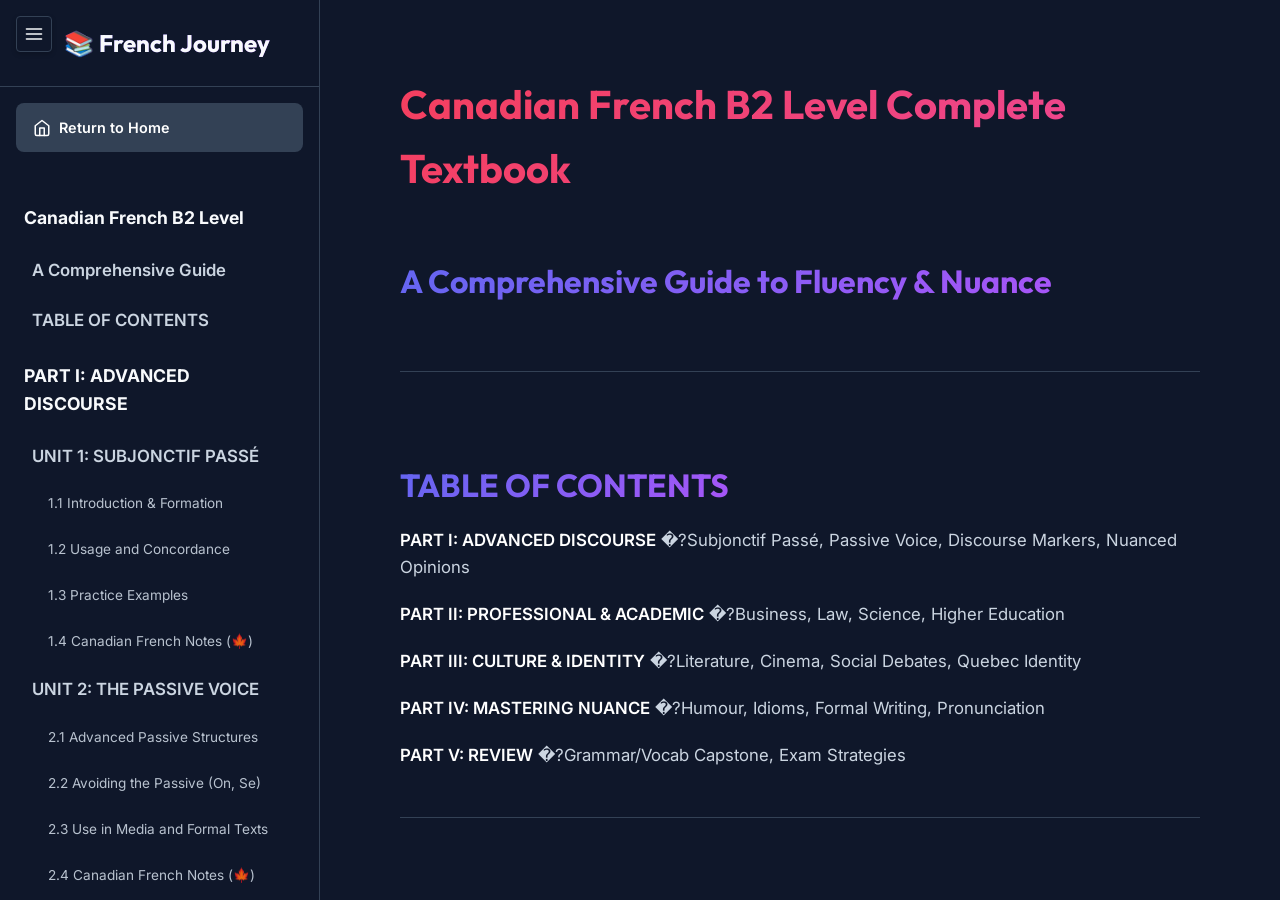
<file: b2.html>
<!DOCTYPE html>
<html lang="en">
<head>
    <meta charset="UTF-8">
    <meta name="viewport" content="width=device-width, initial-scale=1.0">
    <title>Canadian French B2 Level Complete Textbook</title>
    <link href="https://fonts.googleapis.com/css2?family=Outfit:wght@300;400;600;700&family=Inter:wght@400;500;600&display=swap" rel="stylesheet">
    <style>

        :root {
  --bg-primary: #0f172a;
  <link rel="stylesheet" href="styles/site.css">
  --bg-secondary: #1e293b;
  --bg-tertiary: #334155;
  --text-primary: #f8fafc;
  --text-secondary: #cbd5e1;
  --accent-base: #3b82f6;
  
  --title-h1: linear-gradient(135deg, #f43f5e, #ec4899);
  --title-h2: linear-gradient(135deg, #6366f1, #a855f7);
  --title-h3: linear-gradient(135deg, #10b981, #14b8a6);
  --title-h4: linear-gradient(135deg, #f59e0b, #f43f5e);
  
  --font-heading: 'Outfit', sans-serif;
  --font-body: 'Inter', sans-serif;
}

* {
  margin: 0;
  padding: 0;
  box-sizing: border-box;
}

body {
  background-color: var(--bg-primary);
  color: var(--text-primary);
  font-family: var(--font-body);
  line-height: 1.6;
}

.app-container {
  display: flex;
  height: 100vh;
  overflow: hidden;
}

.sidebar {
  width: 320px;
  background-color: var(--bg-secondary);
  border-right: 1px solid var(--bg-tertiary);
  display: flex;
  flex-direction: column;
}

.sidebar-header {
  padding: 1.5rem;
  border-bottom: 1px solid var(--bg-tertiary);
}

.sidebar-header h2 {
  font-family: var(--font-heading);
  font-size: 1.5rem;
  color: var(--text-primary);
  margin: 0;
}

.toc {
  flex: 1;
  overflow-y: auto;
  padding: 1rem 0;
}

.toc ul {
  list-style: none;
  padding: 0;
}

.nav-link {
  display: block;
  padding: 0.5rem 1.5rem;
  color: var(--text-secondary);
  text-decoration: none;
  font-size: 0.9rem;
  transition: all 0.2s ease;
  white-space: normal;
  overflow-wrap: break-word;
  word-break: break-word;
}

.nav-link:hover {
  background-color: var(--bg-tertiary);
  color: #fff;
}

.content-area {
  flex: 1;
  overflow-y: auto;
  padding: 2rem;
  scroll-behavior: smooth;
}

.content-wrapper {
  max-width: 800px;
  margin: 0 auto;
  padding-bottom: 4rem;
}

/* Typography & Markdown Defaults */
h1, h2, h3, h4, h5, h6 {
  font-family: var(--font-heading);
  margin-top: 2.5rem;
  margin-bottom: 1rem;
  font-weight: 700;
  color: transparent;
  background-clip: text;
  -webkit-background-clip: text;
  position: relative;
  display: inline-block;
}

h1 { font-size: 2.5rem; background-image: var(--title-h1); }
h2 { font-size: 2rem; background-image: var(--title-h2); }
h3 { font-size: 1.5rem; background-image: var(--title-h3); }
h4 { font-size: 1.25rem; background-image: var(--title-h4); }

p {
  color: var(--text-secondary);
  margin-bottom: 1.25rem;
  font-size: 1.05rem;
}

strong {
  color: #fff;
  font-weight: 600;
}

table {
  width: 100%;
  border-collapse: separate;
  border-spacing: 0;
  margin: 2rem 0;
  border-radius: 8px;
  overflow-x: auto;
  display: block;
  box-shadow: 0 4px 6px -1px rgba(0, 0, 0, 0.1);
}

.table-container {
  overflow-x: auto;
  margin: 2rem 0;
  border-radius: 8px;
  box-shadow: 0 4px 6px -1px rgba(0, 0, 0, 0.1);
}

.table-container table {
  margin: 0;
  display: table;
}

th {
  background-color: var(--bg-tertiary);
  color: #fff;
  text-align: left;
  padding: 1rem;
  font-weight: 600;
}

td {
  background-color: rgba(30, 41, 59, 0.5);
  padding: 1rem;
  border-bottom: 1px solid var(--bg-tertiary);
  color: var(--text-secondary);
}

tr:last-child td {
  border-bottom: none;
}

tr:hover td {
  background-color: rgba(51, 65, 85, 0.5);
}

hr {
  border: none;
  height: 1px;
  background-color: var(--bg-tertiary);
  margin: 3rem 0;
}

ul, ol {
  margin-bottom: 1.25rem;
  padding-left: 2rem;
  color: var(--text-secondary);
}

li {
  margin-bottom: 0.5rem;
}

/* Animations */
.content-wrapper {
  animation: fadeIn 0.8s ease-out forwards;
}

@keyframes fadeIn {
  from { opacity: 0; transform: translateY(10px); }
  to { opacity: 1; transform: translateY(0); }
}

/* Scrollbar styling */
::-webkit-scrollbar {
  width: 8px;
}

::-webkit-scrollbar-track {
  background: var(--bg-primary); 
}
 
::-webkit-scrollbar-thumb {
  background: var(--bg-tertiary); 
  border-radius: 4px;
}

::-webkit-scrollbar-thumb:hover {
  background: var(--text-secondary); 
}

/* Sidebar Toggle and Responsiveness */
.sidebar {
  transition: margin-left 0.3s ease, transform 0.3s ease;
  flex-shrink: 0;
  position: relative;
  z-index: 100;
}
.sidebar.collapsed {
  margin-left: -320px;
}
.sidebar-toggle {
  position: fixed;
  top: 1rem;
  left: 1rem;
  z-index: 1000;
  background: var(--bg-secondary);
  color: var(--text-primary);
  border: 1px solid var(--bg-tertiary);
  border-radius: 4px;
  width: 36px;
  height: 36px;
  cursor: pointer;
  display: flex;
  align-items: center;
  justify-content: center;
  box-shadow: 0 2px 5px rgba(0,0,0,0.2);
  transition: background 0.2s ease;
}
.sidebar-toggle:hover {
  background: var(--bg-tertiary);
}
.sidebar-header {
  padding: 1.5rem 1.5rem 1.5rem 4rem;
}

@media (max-width: 768px) {
  .sidebar {
    position: fixed;
    height: 100vh;
    z-index: 1100;
    left: 0;
    width: 280px;
    box-shadow: 5px 0 15px rgba(0,0,0,0.5);
  }
  .sidebar.collapsed {
    transform: translateX(-100%);
  }
  .content-area {
    padding: 1rem;
    padding-top: 4rem;
  }
  h1 { font-size: 1.8rem; }
  h2 { font-size: 1.5rem; }
  h3 { font-size: 1.25rem; }
  h4 { font-size: 1.1rem; }
  
  .sidebar-header {
    padding: 1rem 1rem 1rem 3.5rem;
  }
  
  .sidebar-header h2 {
    font-size: 1.2rem;
  }
}

@media (max-width: 480px) {
  .content-area {
    padding: 0.75rem;
    padding-top: 4rem;
  }
  h1 { font-size: 1.5rem; }
  h2 { font-size: 1.3rem; }
  p, li { font-size: 0.95rem; }
}

.nav-link.active {
  background-color: var(--bg-tertiary);
  color: #fff;
  font-weight: 600;
  border-left: 3px solid var(--accent-base);
}

.home-btn {
  display: flex;
  align-items: center;
  gap: 0.5rem;
  margin: 1rem;
  padding: 0.75rem 1rem;
  background: var(--bg-tertiary);
  color: #fff;
  text-decoration: none;
  border-radius: 8px;
  font-weight: 600;
  font-size: 0.9rem;
  transition: all 0.2s ease;
  border: 1px solid transparent;
}

.home-btn:hover {
  background: var(--accent-base);
  transform: translateY(-2px);
  border-color: rgba(255,255,255,0.2);
}

/* TOC Hierarchy */
.nav-link.depth-1 {
  font-size: 1.1rem;
  font-weight: 700;
  margin-top: 0.75rem;
  color: var(--text-primary);
}

.nav-link.depth-2 {
  font-size: 1.05rem;
  font-weight: 600;
  padding-left: 2rem;
}

.nav-link.depth-3 {
  font-size: 0.85rem;
  padding-left: 3rem;
  opacity: 0.9;
}

/* Accordion Styles */
.unit-header {
  cursor: pointer;
  position: relative;
  padding-right: 2.5rem;
  width: 100%;
  text-align: left;
  transition: all 0.3s ease;
  border-bottom: 2px solid transparent;
}

.unit-header:hover {
  opacity: 0.8;
}

/* Sidebar Overlay for Mobile */
.sidebar-overlay {
  display: none;
  position: fixed;
  top: 0;
  left: 0;
  width: 100vw;
  height: 100vh;
  background: rgba(0, 0, 0, 0.5);
  backdrop-filter: blur(4px);
  z-index: 1050;
  opacity: 0;
  transition: opacity 0.3s ease;
}

.sidebar-overlay.visible {
  display: block;
  opacity: 1;
}

.unit-header::after {
  content: '▼';
  position: absolute;
  right: 10px;
  top: 50%;
  transform: translateY(-50%);
  font-size: 1rem;
  color: var(--text-secondary);
  transition: transform 0.3s ease;
}

.unit-header.expanded::after {
  transform: translateY(-50%) rotate(180deg);
}

.unit-content {
  display: none;
  overflow: hidden;
  animation: slideDown 0.4s ease-out forwards;
}

.unit-content.expanded {
  display: block;
}

@keyframes slideDown {
  from { opacity: 0; transform: translateY(-10px); }
  to { opacity: 1; transform: translateY(0); }
}

    
    </style>
</head>
<body>
    <button class="sidebar-toggle" id="sidebarToggle" title="Toggle Menu">
        <svg viewBox="0 0 24 24" width="20" height="20" stroke="currentColor" stroke-width="2" fill="none" stroke-linecap="round" stroke-linejoin="round">
            <line x1="3" y1="12" x2="21" y2="12"></line>
            <line x1="3" y1="6" x2="21" y2="6"></line>
            <line x1="3" y1="18" x2="21" y2="18"></line>
        </svg>
    </button>
    <div class="sidebar-overlay" id="sidebarOverlay"></div>
    <div class="app-container">
        <aside class="sidebar" id="sidebar">
            <div class="sidebar-header">
                <h2>📚 French Journey</h2>
            </div>
            <a href="index.html" class="home-btn">
                <svg viewBox="0 0 24 24" width="18" height="18" stroke="currentColor" stroke-width="2" fill="none" stroke-linecap="round" stroke-linejoin="round">
                    <path d="M3 9l9-7 9 7v11a2 2 0 0 1-2 2H5a2 2 0 0 1-2-2z"></path>
                    <polyline points="9 22 9 12 15 12 15 22"></polyline>
                </svg>
                Return to Home
            </a>
            <nav class="toc">
                <ul>
<li><a href="#h-b2-textbook" class="nav-link depth-1">Canadian French B2 Level</a></li>
<li><a href="#h-b2-guide" class="nav-link depth-2">A Comprehensive Guide</a></li>
<li><a href="#h-b2-toc" class="nav-link depth-2">TABLE OF CONTENTS</a></li>
<li><a href="#h-b2-part-i" class="nav-link depth-1">PART I: ADVANCED DISCOURSE</a></li>
<li><a href="#h-b2-u1" class="nav-link depth-2">UNIT 1: SUBJONCTIF PASSÉ</a></li>
<li><a href="#h-b2-1-1" class="nav-link depth-3">1.1 Introduction &amp; Formation</a></li>
<li><a href="#h-b2-1-2" class="nav-link depth-3">1.2 Usage and Concordance</a></li>
<li><a href="#h-b2-1-3" class="nav-link depth-3">1.3 Practice Examples</a></li>
<li><a href="#h-b2-1-4" class="nav-link depth-3">1.4 Canadian French Notes (🍁)</a></li>
<li><a href="#h-b2-u2" class="nav-link depth-2">UNIT 2: THE PASSIVE VOICE</a></li>
<li><a href="#h-b2-2-1" class="nav-link depth-3">2.1 Advanced Passive Structures</a></li>
<li><a href="#h-b2-2-2" class="nav-link depth-3">2.2 Avoiding the Passive (On, Se)</a></li>
<li><a href="#h-b2-2-3" class="nav-link depth-3">2.3 Use in Media and Formal Texts</a></li>
<li><a href="#h-b2-2-4" class="nav-link depth-3">2.4 Canadian French Notes (🍁)</a></li>
<li><a href="#h-b2-u3" class="nav-link depth-2">UNIT 3: DISCOURSE MARKERS</a></li>
<li><a href="#h-b2-3-1" class="nav-link depth-3">3.1 Structuring an Argument</a></li>
<li><a href="#h-b2-3-2" class="nav-link depth-3">3.2 Concession &amp; Opposition</a></li>
<li><a href="#h-b2-3-3" class="nav-link depth-3">3.3 Emphasizing a Point</a></li>
<li><a href="#h-b2-3-4" class="nav-link depth-3">3.4 Canadian French Notes (🍁)</a></li>
<li><a href="#h-b2-u4" class="nav-link depth-2">UNIT 4: NUANCED OPINIONS</a></li>
<li><a href="#h-b2-4-1" class="nav-link depth-3">4.1 Beyond Good and Bad</a></li>
<li><a href="#h-b2-4-2" class="nav-link depth-3">4.2 Expressing Certainty &amp; Doubt</a></li>
<li><a href="#h-b2-4-3" class="nav-link depth-3">4.3 Participating in Debates</a></li>
<li><a href="#h-b2-4-4" class="nav-link depth-3">4.4 Canadian French Notes (🍁)</a></li>
<li><a href="#h-b2-part-ii" class="nav-link depth-1">PART II: PROFESSIONAL &amp; ACADEMIC</a></li>
<li><a href="#h-b2-u5" class="nav-link depth-2">UNIT 5: BUSINESS FRENCH</a></li>
<li><a href="#h-b2-5-1" class="nav-link depth-3">5.1 Corporate Vocabulary</a></li>
<li><a href="#h-b2-5-2" class="nav-link depth-3">5.2 Formal Emails</a></li>
<li><a href="#h-b2-5-3" class="nav-link depth-3">5.3 Running a Meeting</a></li>
<li><a href="#h-b2-5-4" class="nav-link depth-3">5.4 Canadian French Notes (🍁)</a></li>
<li><a href="#h-b2-u6" class="nav-link depth-2">UNIT 6: LAW &amp; RIGHTS</a></li>
<li><a href="#h-b2-6-1" class="nav-link depth-3">6.1 Legal Vocabulary</a></li>
<li><a href="#h-b2-6-2" class="nav-link depth-3">6.2 Understanding Contracts</a></li>
<li><a href="#h-b2-6-3" class="nav-link depth-3">6.3 Civil Rights &amp; Duties</a></li>
<li><a href="#h-b2-6-4" class="nav-link depth-3">6.4 Canadian French Notes (🍁)</a></li>
<li><a href="#h-b2-u7" class="nav-link depth-2">UNIT 7: SCIENCE &amp; TECH</a></li>
<li><a href="#h-b2-7-1" class="nav-link depth-3">7.1 Scientific Vocabulary</a></li>
<li><a href="#h-b2-7-2" class="nav-link depth-3">7.2 Information Technology</a></li>
<li><a href="#h-b2-7-3" class="nav-link depth-3">7.3 Discussing Innovation</a></li>
<li><a href="#h-b2-7-4" class="nav-link depth-3">7.4 Canadian French Notes (🍁)</a></li>
<li><a href="#h-b2-u8" class="nav-link depth-2">UNIT 8: HIGHER EDUCATION</a></li>
<li><a href="#h-b2-8-1" class="nav-link depth-3">8.1 Academic Research Terminology</a></li>
<li><a href="#h-b2-8-2" class="nav-link depth-3">8.2 Writing Essays (Dissertations)</a></li>
<li><a href="#h-b2-8-3" class="nav-link depth-3">8.3 Defending a Thesis</a></li>
<li><a href="#h-b2-8-4" class="nav-link depth-3">8.4 Canadian French Notes (🍁)</a></li>
<li><a href="#h-b2-part-iii" class="nav-link depth-1">PART III: CULTURE &amp; IDENTITY</a></li>
<li><a href="#h-b2-u9" class="nav-link depth-2">UNIT 9: LITERATURE</a></li>
<li><a href="#h-b2-9-1" class="nav-link depth-3">9.1 Literary Analysis</a></li>
<li><a href="#h-b2-9-2" class="nav-link depth-3">9.2 Classic vs Modern Authors</a></li>
<li><a href="#h-b2-9-3" class="nav-link depth-3">9.3 The Passé Simple</a></li>
<li><a href="#h-b2-9-4" class="nav-link depth-3">9.4 Canadian French Notes (🍁)</a></li>
<li><a href="#h-b2-u10" class="nav-link depth-2">UNIT 10: CINEMA &amp; MEDIA</a></li>
<li><a href="#h-b2-10-1" class="nav-link depth-3">10.1 Advanced Media Critique</a></li>
<li><a href="#h-b2-10-2" class="nav-link depth-3">10.2 Analyzing Bias in News</a></li>
<li><a href="#h-b2-10-3" class="nav-link depth-3">10.3 Francophone Cinema</a></li>
<li><a href="#h-b2-10-4" class="nav-link depth-3">10.4 Canadian French Notes (🍁)</a></li>
<li><a href="#h-b2-u11" class="nav-link depth-2">UNIT 11: SOCIAL DEBATES</a></li>
<li><a href="#h-b2-11-1" class="nav-link depth-3">11.1 Immigration &amp; Integration</a></li>
<li><a href="#h-b2-11-2" class="nav-link depth-3">11.2 The Healthcare System</a></li>
<li><a href="#h-b2-11-3" class="nav-link depth-3">11.3 Urban Living vs Rural Life</a></li>
<li><a href="#h-b2-11-4" class="nav-link depth-3">11.4 Canadian French Notes (🍁)</a></li>
<li><a href="#h-b2-u12" class="nav-link depth-2">UNIT 12: QUEBEC IDENTITY</a></li>
<li><a href="#h-b2-12-1" class="nav-link depth-3">12.1 Language Laws (Loi 101)</a></li>
<li><a href="#h-b2-12-2" class="nav-link depth-3">12.2 The Sovereignist Movement</a></li>
<li><a href="#h-b2-12-3" class="nav-link depth-3">12.3 Cultural Protectionism</a></li>
<li><a href="#h-b2-12-4" class="nav-link depth-3">12.4 Canadian French Notes (🍁)</a></li>
<li><a href="#h-b2-part-iv" class="nav-link depth-1">PART IV: MASTERING NUANCE</a></li>
<li><a href="#h-b2-u13" class="nav-link depth-2">UNIT 13: HUMOUR &amp; SARCASM</a></li>
<li><a href="#h-b2-13-1" class="nav-link depth-3">13.1 Play on Words &amp; Puns</a></li>
<li><a href="#h-b2-13-2" class="nav-link depth-3">13.2 Irony and Sarcasm</a></li>
<li><a href="#h-b2-13-3" class="nav-link depth-3">13.3 Stand-up Comedy Conventions</a></li>
<li><a href="#h-b2-13-4" class="nav-link depth-3">13.4 Canadian French Notes (🍁)</a></li>
<li><a href="#h-b2-u14" class="nav-link depth-2">UNIT 14: IDIOMS &amp; SLANG</a></li>
<li><a href="#h-b2-14-1" class="nav-link depth-3">14.2 Advanced Idioms</a></li>
<li><a href="#h-b2-14-2" class="nav-link depth-3">14.3 Familiar and Slang Registers (Argot/Joual)</a></li>
<li><a href="#h-b2-14-3" class="nav-link depth-3">14.4 Swearing Appropriately</a></li>
<li><a href="#h-b2-14-4" class="nav-link depth-3">14.4 Canadian French Notes (🍁)</a></li>
<li><a href="#h-b2-u15" class="nav-link depth-2">UNIT 15: FORMAL WRITING</a></li>
<li><a href="#h-b2-15-1" class="nav-link depth-3">15.1 La Synthèse (Synthesis)</a></li>
<li><a href="#h-b2-15-2" class="nav-link depth-3">15.2 Le Compte-Rendu (Report)</a></li>
<li><a href="#h-b2-15-3" class="nav-link depth-3">15.3 Complex Sentence Structure</a></li>
<li><a href="#h-b2-15-4" class="nav-link depth-3">15.4 Canadian French Notes (🍁)</a></li>
<li><a href="#h-b2-u16" class="nav-link depth-2">UNIT 16: PRONUNCIATION</a></li>
<li><a href="#h-b2-16-1" class="nav-link depth-3">16.1 Liaisons (Obligatory vs Optional)</a></li>
<li><a href="#h-b2-16-2" class="nav-link depth-3">16.2 Intonation and Rhythm</a></li>
<li><a href="#h-b2-16-3" class="nav-link depth-3">16.3 Vowel Shifts</a></li>
<li><a href="#h-b2-16-4" class="nav-link depth-3">16.4 Canadian French Notes (🍁)</a></li>
<li><a href="#h-b2-part-v" class="nav-link depth-1">PART V: REVIEW</a></li>
<li><a href="#h-b2-u17" class="nav-link depth-2">UNIT 17: GRAMMAR CAPSTONE</a></li>
<li><a href="#h-b2-17-1" class="nav-link depth-3">17.1 The Subjunctive vs Indicative Check</a></li>
<li><a href="#h-b2-17-2" class="nav-link depth-3">17.2 Preposition Pitfalls</a></li>
<li><a href="#h-b2-17-3" class="nav-link depth-3">17.3 Advanced Pronouns (y/en placement)</a></li>
<li><a href="#h-b2-17-4" class="nav-link depth-3">17.4 Canadian French Notes (🍁)</a></li>
<li><a href="#h-b2-u18" class="nav-link depth-2">UNIT 18: VOCAB CAPSTONE</a></li>
<li><a href="#h-b2-18-1" class="nav-link depth-3">18.1 False Friends (Faux Amis)</a></li>
<li><a href="#h-b2-18-2" class="nav-link depth-3">18.2 Anglicisms</a></li>
<li><a href="#h-b2-18-3" class="nav-link depth-3">18.3 Synonyms for Better Expression</a></li>
<li><a href="#h-b2-18-4" class="nav-link depth-3">18.4 Canadian French Notes (🍁)</a></li>
<li><a href="#h-b2-u19" class="nav-link depth-2">UNIT 19: EXAM STRATEGIES</a></li>
<li><a href="#h-b2-19-1" class="nav-link depth-3">19.1 Listening Comprehension (TEFAQ)</a></li>
<li><a href="#h-b2-19-2" class="nav-link depth-3">19.2 Oral Expression</a></li>
<li><a href="#h-b2-19-3" class="nav-link depth-3">19.3 Written Comprehension</a></li>
<li><a href="#h-b2-19-4" class="nav-link depth-3">19.4 Canadian French Notes (🍁)</a></li>
<li><a href="#h-b2-u20" class="nav-link depth-2">UNIT 20: THE FINAL TEST</a></li>
<li><a href="#h-b2-20-1" class="nav-link depth-3">20.1 Oral Debate Simulation</a></li>
<li><a href="#h-b2-20-2" class="nav-link depth-3">20.2 Written Synthesis Practice</a></li>
<li><a href="#h-b2-20-3" class="nav-link depth-3">20.3 Next Steps: Towards C1</a></li>
<li><a href="#h-b2-20-4" class="nav-link depth-3">20.4 Goodbye and Good Luck</a></li>
<li><a href="#h-b2-conclusion" class="nav-link depth-1">CONCLUSION</a></li>
</ul>
            </nav>
        </aside>
        <main class="content-area">
            <div class="content-wrapper">

<h1 id="h-b2-textbook">Canadian French B2 Level Complete Textbook</h1>
<h2 id="h-b2-guide">A Comprehensive Guide to Fluency &amp; Nuance</h2>
<hr>
<h2 id="h-b2-toc">TABLE OF CONTENTS</h2>
<p><strong>PART I: ADVANCED DISCOURSE</strong> �?Subjonctif Passé, Passive Voice, Discourse Markers, Nuanced Opinions</p>
<p><strong>PART II: PROFESSIONAL &amp; ACADEMIC</strong> �?Business, Law, Science, Higher Education</p>
<p><strong>PART III: CULTURE &amp; IDENTITY</strong> �?Literature, Cinema, Social Debates, Quebec Identity</p>
<p><strong>PART IV: MASTERING NUANCE</strong> �?Humour, Idioms, Formal Writing, Pronunciation</p>
<p><strong>PART V: REVIEW</strong> �?Grammar/Vocab Capstone, Exam Strategies</p>
<hr>

<h1 id="h-b2-part-i">PART I: ADVANCED DISCOURSE</h1>

<h2 id="h-b2-u1">UNIT 1: LE SUBJONCTIF PASSÉ (PAST SUBJUNCTIVE)</h2>

<h3 id="h-b2-1-1">1.1 Introduction &amp; Formation</h3>
<p>At the B2 level, expressing emotion or doubt about an event that occurred <em>in the past</em> requires the <strong>subjonctif passé</strong>.</p>
<p><strong>Formation:</strong> Subjonctif présent of être or avoir + past participle.</p>
<ul>
<li><strong>Avoir:</strong> que j'aie parlé, que tu aies fini, qu'il ait vendu.</li>
<li><strong>Être:</strong> que je sois allé(e), qu'elle se soit lavée, que nous soyons partis.</li>
</ul>

<h3 id="h-b2-1-2">1.2 Usage and Concordance</h3>
<p>Use the past subjunctive when the main clause (trigger) is in the present, but the dependent clause refers to a completed past action.</p>
<ul>
<li><strong>Je suis déçu qu'ils n'aient pas gagné le match hier.</strong> (I am disappointed that they did not win the game yesterday.)</li>
<li><strong>Il est dommage que tu sois tombé malade pendant tes vacances.</strong> (It is a shame that you fell sick during your vacation.)</li>
<li><strong>Bien qu'elle ait beaucoup étudié, elle a échoué à l'examen.</strong> (Although she studied a lot, she failed the exam.)</li>
</ul>

<h3 id="h-b2-1-3">1.3 Practice Examples</h3>
<ul>
<li><strong>Je doute qu'il ait lu ce rapport avant la réunion.</strong> (I doubt he read this report before the meeting.)</li>
<li><strong>Le professeur exige que le devoir ait été soumis avant minuit.</strong> (The professor demands that the assignment have been submitted before midnight. - <em>Note the passive past subjunctive here!</em>)</li>
<li><strong>C'est le meilleur film québécois que j'aie jamais vu.</strong> (It is the best Québécois film I have ever seen.) - <em>Superlatives often trigger the subjunctive.</em></li>
</ul>

<p><strong>🇫🇷 Real-Life Scene �?Discussing a Concluded Project:</strong></p>
<p><em>Deux cadres analysent les résultats décevants du dernier trimestre.</em></p>
<p>"Je suis vraiment contrarié que notre campagne marketing n'ait pas généré les ventes escomptées."<br>"Moi aussi. Je suis étonné que les consommateurs n'aient pas réagi à la promotion."<br>"Il est possible que nous ayons mal ciblé notre clientèle. Bien que l'équipe ait travaillé sans relâche, les résultats ne sont pas là."<br>"Je propose qu'on révise la stratégie. Il faut absolument que nous ayons corrigé le tir avant le mois prochain."</p>
<p><em>(Two executives analyze the disappointing results of the last quarter. "I am really upset that our marketing campaign did not generate the anticipated sales." "Me too. I am surprised that consumers did not react to the promotion." "It is possible that we wrongly targeted our clientele. Although the team worked relentlessly, the results are not there." "I propose we revise the strategy. We absolutely must have corrected our course before next month.")</em></p>

<h3 id="h-b2-1-4">1.4 Canadian French Notes (🍁)</h3>
<p><strong>Canadian French Note (🍁):</strong></p>
<ul>
<li>In everyday spoken Quebec French, the subjonctif passé is often replaced by a simpler construction, such as using the indicative: <strong>"Je suis fâché que t'as pas fait la vaisselle."</strong> (Instead of the correct: "que tu n'aies pas fait"). However, at the B2 level, particularly in writing or formal situations, mastering the proper subjunctive is crucial.</li>
</ul>


<ul>
<li>🚨 <strong>Exceptions & Edge Cases:</strong> The <em>subjonctif passé</em> is essential in B2 for expressing past emotions/doubts about a completed event: "Je suis ravi qu'il <strong>soit venu</strong>." It uses the present subjunctive of the auxiliary + past participle.</li>
<li>❌ <strong>Common Mistakes to Avoid:</strong> Don't use the subjunctive after <em>après que</em> (after). It takes the indicative! Use it only after <em>avant que</em> (before).</li>
<li>📖 <strong>Extended Vocabulary Expansion:</strong> 
  <ul>
    <li><em>Il est douteux que</em> - It is doubtful that</li>
    <li><em>Nier que</em> - To deny that</li>
    <li><em>Craindre que</em> - To fear that</li>
    <li><em>Bien que</em> - Even though</li>
  </ul>
</li>
<li>🗣️ <strong>Rapid-Fire Practice:</strong> 
  <ul>
    <li><em>Je suis surpris qu'il ait dit ça.</em> -> I am surprised he said that.</li>
    <li><em>Il faut que nous soyons partis avant midi.</em> -> We must have left before noon.</li>
    <li><em>Je regrette qu'elle n'ait pas pu venir.</em> -> I regret that she couldn't come.</li>
    <li><em>Je doute qu'ils aient fini.</em> -> I doubt they have finished.</li>
    <li><em>C'est dommage que tu aies raté ça.</em> -> It's a shame you missed that.</li>
  </ul>
</li>
</ul>


<hr>


<p><strong>Applying Subjonctif Passé in Quebec Social Contexts (🍁):</strong></p>
<p>At the B2 level, expressing regret or doubt regarding past political/social events is a key competency. The <em>Subjonctif passé</em> elevates your argument.</p>
<ul>
<li><strong>Bien que la Charte de la langue française ait été adoptée en 1977, le débat linguistique persiste.</strong> (Although the Charter of the French Language was adopted in 1977, the linguistic debate persists.)</li>
<li><strong>Je doute fort que le gouvernement précédent ait prévu cette crise du logement.</strong> (I highly doubt the previous government foresaw this housing crisis.)</li>
<li><strong>Il est déplorable que tant d'entreprises locales aient fait faillite pendant la pandémie.</strong> (It is deplorable that so many local businesses went bankrupt during the pandemic.)</li>
</ul>

<p><strong>🇫🇷 Real-Life Scene – Discussing Urban Development:</strong></p>
<p><em>Un panel de discussion à la radio sur le développement immobilier à Montréal.</em></p>
<p>"Je suis vraiment fâchée que les promoteurs <strong>aient détruit</strong> ces bâtiments patrimoniaux dans Griffintown."<br>"C'est vrai que c'est triste. Il aurait fallu que la Ville <strong>soit intervenue</strong> plus tôt pour les protéger."<br>"Absolument. Jusqu'à ce que les citoyens <strong>se soient mobilisés</strong>, personne n'en parlait. Il est impensable qu'on <strong>ait laissé</strong> cela se produire dans une ville avec une telle histoire."</p>

<h2 id="h-b2-u2">UNIT 2: THE PASSIVE VOICE IN DEPTH</h2>

<h3 id="h-b2-2-1">2.1 Advanced Passive Structures</h3>
<p>In B2, you will encounter the passive voice across all tenses, particularly in bureaucratic texts and journalism. <br>
<strong>Formation:</strong> Conjugate <strong>être</strong> in the desired tense + past participle (agreed with the subject).</p>
<ul>
<li><strong>Imparfait:</strong> L'immeuble <strong>était rénové</strong> par la ville. (The building was being renovated by the city.)</li>
<li><strong>Futur:</strong> La décision <strong>sera prise</strong> la semaine prochaine. (The decision will be made next week.)</li>
<li><strong>Conditionnel:</strong> Des mesures plus strictes <strong>seraient adoptées</strong>. (Stricter measures would be adopted.)</li>
<li><strong>Passé Composé:</strong> Le suspect <strong>a été arrêté</strong>. (The suspect was arrested.)</li>
</ul>

<h3 id="h-b2-2-2">2.2 Avoiding the Passive (On, Se)</h3>
<p>French strongly prefers the active voice. Instead of the passive, B2 speakers often use <strong>"On"</strong> or reflexive verbs (la voix pronominale).</p>
<ul>
<li><em>Passive:</em> Cette porte est fermée à 18h.</li>
<li><em>With "On":</em> <strong>On</strong> ferme cette porte à 18h. (They close this door at 6pm.)</li>
<li><em>With "Se":</em> Cette porte <strong>se ferme</strong> à 18h. (This door closes [itself] at 6pm.)</li>
</ul>
<p>Another example:</p>
<ul>
<li><em>Passive:</em> Le français est parlé au Québec.</li>
<li><em>Reflexive:</em> Le français <strong>se parle</strong> au Québec.</li>
</ul>

<h3 id="h-b2-2-3">2.3 Use in Media and Formal Texts</h3>
<p>In news, the passive emphasizes the action rather than the doer:</p>
<ul>
<li><strong>Une entente a été conclue entre le gouvernement et le syndicat tard hier soir. Les détails seront dévoilés demain matin.</strong> (An agreement was reached between the government and the union late last night. The details will be revealed tomorrow morning.)</li>
</ul>

<p><strong>🇫🇷 Real-Life Scene �?Listening to the Traffic Report:</strong></p>
<p><em>Vous écoutez le bulletin de circulation à ICI Première.</em></p>
<p>"Et maintenant, la circulation: L'autoroute 40 en direction est <strong>a été complètement bloquée</strong> à la hauteur du boulevard Saint-Michel à cause d'un carambolage. Plusieurs véhicules <strong>sont impliqués</strong>. Il <strong>est conseillé</strong> de prendre l'avenue Papineau, bien que celle-ci <strong>soit également congestionnée</strong>."</p>
<p><em>(You are listening to the traffic report on ICI Première. "And now, traffic: Highway 40 Eastbound has been completely blocked near Saint-Michel Boulevard because of a pile-up. Several vehicles are involved. It is advised to take Papineau Avenue, although it is also congested.")</em></p>

<h3 id="h-b2-2-4">2.4 Canadian French Notes (🍁)</h3>
<p><strong>Canadian French Note (🍁):</strong></p>
<ul>
<li>In Quebec journalism, the passive voice is as common as in France. However, pay attention to specific administrative vocabulary. For example, a contract might be <strong>"octroyé"</strong> (granted/awarded) rather than just "donné".</li>
<li><strong>"À la hauteur de"</strong> is a very common spatial expression in Quebec meaning "at the level of" or "near" (often used when giving directions on a highway).</li>
</ul>


<ul>
<li>🚨 <strong>Exceptions & Edge Cases:</strong> The <em>conditionnel passé</em> expresses regrets or missed opportunities ("I would have..."). It requires the conditional of the auxiliary (<em>aurais/serais</em>) + past participle. Note the agreement with <em>être</em> verbs.</li>
<li>❌ <strong>Common Mistakes to Avoid:</strong> In English we say "He should have gone." In French, this is the conditional past of <em>devoir</em>: <strong>Il aurait dû aller</strong>, not "Il devrait avoir allé."</li>
<li>📖 <strong>Extended Vocabulary Expansion:</strong> 
  <ul>
    <li><em>Un regret</em> - A regret</li>
    <li><em>Un reproche</em> - A reproach / criticism</li>
    <li><em>Il aurait mieux valu</em> - It would have been better to</li>
    <li><em>Rater une occasion</em> - To miss an opportunity</li>
  </ul>
</li>
<li>🗣️ <strong>Rapid-Fire Practice:</strong> 
  <ul>
    <li><em>J'aurais aimé te voir.</em> -> I would have liked to see you.</li>
    <li><em>Tu aurais pu me le dire !</em> -> You could have told me!</li>
    <li><em>Nous y serions allés si...</em> -> We would have gone there if...</li>
    <li><em>Il n'aurait pas dû faire ça.</em> -> He shouldn't have done that.</li>
    <li><em>Qu'aurais-tu fait à ma place ?</em> -> What would you have done in my place?</li>
  </ul>
</li>
</ul>


<hr>


<p><strong>Bureaucratic & Police French in Quebec (🍁):</strong></p>
<p>The passive voice is extremely common in official communications (police press releases, government bulletins) to remain objective.</p>
<table>
<thead><tr><th>Active (Informal / Spoken)</th><th>Passive (Official / Written)</th></tr></thead>
<tbody>
<tr><td>La police a arrêté deux suspects à Longueuil.</td><td>Deux suspects <strong>ont été appréhendés</strong> par le SPVAL (Service de police de l'agglomération de Longueuil).</td></tr>
<tr><td>La Sûreté du Québec (SQ) va bloquer la route 132.</td><td>La route 132 <strong>sera entravée</strong> (blocked/obstructed) par la SQ.</td></tr>
<tr><td>Le conseil municipal a rejeté la proposition.</td><td>La proposition <strong>a été rejetée</strong> par le conseil municipal.</td></tr>
<tr><td>On a octroyé (granted) un contrat de 5 millions.</td><td>Un contrat de 5 millions <strong>a été octroyé</strong>.</td></tr>
</tbody>
</table>

<p><strong>🇫🇷 Real-Life Scene – Reading a Hydro-Québec Notice:</strong></p>
<p><em>Avis d'interruption de service</em></p>
<p>« Chers clients, veuillez noter que l'alimentation électrique <strong>sera interrompue</strong> le 15 mai entre 8h et 16h en raison de travaux d'entretien. Votre compteur intelligent <strong>sera remplacé</strong> par un de nos techniciens. Vous <strong>serez avisés</strong> par courriel lorsque le service <strong>aura été rétabli</strong> (futur antérieur passif). Merci de votre compréhension. »</p>

<h2 id="h-b2-u3">UNIT 3: COMPLEX DISCOURSE MARKERS</h2>

<h3 id="h-b2-3-1">3.1 Structuring a Nuanced Argument</h3>
<p>To pass a B2 exam (like the DELF or TEFAQ), you must string ideas together logically.</p>
<ul>
<li><strong>Pour commencer:</strong> En premier lieu, tout d'abord, à première vue.</li>
<li><strong>Pour ajouter une idée:</strong> De plus, par ailleurs, en outre.</li>
<li><strong>Pour illustrer:</strong> À titre d'exemple, notamment, en d'autres termes.</li>
<li><strong>Pour conclure:</strong> En définitive, tout bien considéré, en somme.</li>
</ul>

<h3 id="h-b2-3-2">3.2 Concession &amp; Opposition</h3>
<p>Concession allows you to acknowledge a counter-argument before refuting it, a hallmark of advanced speech.</p>
<ul>
<li><strong>Bien que / Quoique (+ subjonctif):</strong> Although. <em>Bien qu'il soit cher, ce quartier est idéal.</em></li>
<li><strong>Cependant / Néanmoins / Toutefois:</strong> However / Nevertheless. <em>Il pleuvait; néanmoins, nous sommes sortis.</em></li>
<li><strong>En revanche / Par contre:</strong> On the other hand.</li>
<li><strong>Malgré (+ nom):</strong> Despite. <em>Malgré la grève, les cours ont eu lieu.</em></li>
<li><strong>Certes..., mais...:</strong> Admittedly..., but... <em>Certes, l'intelligence artificielle présente des risques, mais elle offre aussi des opportunités immenses.</em></li>
</ul>

<h3 id="h-b2-3-3">3.3 Emphasizing a Point</h3>
<ul>
<li><strong>Il va de soi que...</strong> (It goes without saying that...)</li>
<li><strong>Il n'en reste pas moins que...</strong> (The fact remains that...)</li>
<li><strong>Quoi qu'il en soit,</strong> (Be that as it may, / Anyway,)</li>
</ul>

<p><strong>🇫🇷 Real-Life Scene �?Defending an Urban Planning Choice:</strong></p>
<p><em>Lors d'une assemblée citoyenne, un élu défend un nouveau parc.</em></p>
<p>"<strong>Certes</strong>, ce projet de réaménagement coûtera cher aux contribuables. <strong>Cependant</strong>, il faut voir cela comme un investissement à long terme. <strong>En effet</strong>, l'ajout d'espaces verts réduira les îlots de chaleur. <strong>Bien que</strong> certains commerçants craignent une perte de stationnement, <strong>il n'en reste pas moins que</strong> la majorité des résidents réclament un milieu de vie plus sain. <strong>En définitive</strong>, l'amélioration de la qualité de vie compensera largement les inconvénients initiaux."</p>
<p><em>(During a town hall meeting, an elected official defends a new park. "Admittedly, this redevelopment project will be expensive for taxpayers. However, we must see this as a long-term investment. Indeed, the addition of green spaces will reduce heat islands. Although some merchants fear a loss of parking, the fact remains that the majority of residents are demanding a healthier living environment. Ultimately, the improvement in quality of life will largely compensate for the initial inconveniences.")</em></p>

<h3 id="h-b2-3-4">3.4 Canadian French Notes (🍁)</h3>
<p><strong>Canadian French Note (🍁):</strong></p>
<ul>
<li><strong>"Dans le fond"</strong> is widely used in spoken Quebec French as a filler or a concluding discourse marker, meaning "basically," "essentially," or "in the end."</li>
<li><strong>"Par contre"</strong> is used much more frequently than "en revanche" in Quebec.</li>
</ul>


<ul>
<li>🚨 <strong>Exceptions & Edge Cases:</strong> The passive voice is formed with <em>être</em> + past participle. But French prefers the active voice or <strong>"on"</strong>. Instead of saying "La maison a été vendue," it sounds more natural to say <strong>On a vendu la maison</strong> in casual speech.</li>
<li>❌ <strong>Common Mistakes to Avoid:</strong> Don't forget that in the passive voice, the past participle ALWAYS agrees with the subject. "La lettre a été écrit<strong>e</strong> par Marie."</li>
<li>📖 <strong>Extended Vocabulary Expansion:</strong> 
  <ul>
    <li><em>Subir</em> - To subject / undergo</li>
    <li><em>Être censé</em> - To be supposed to</li>
    <li><em>Être accusé de</em> - To be accused of</li>
    <li><em>Par le biais de</em> - By means of</li>
  </ul>
</li>
<li>🗣️ <strong>Rapid-Fire Practice:</strong> 
  <ul>
    <li><em>Le voleur a été arrêté.</em> -> The thief was arrested.</li>
    <li><em>Cette chanson est chantée par Céline Dion.</em> -> This song is sung by Céline Dion.</li>
    <li><em>Le projet sera complété demain.</em> -> The project will be completed tomorrow.</li>
    <li><em>On m'a offert un emploi.</em> -> I was offered a job (They offered me a job).</li>
    <li><em>La décision a été prise.</em> -> The decision has been made.</li>
  </ul>
</li>
</ul>


<hr>


<p><strong>Advanced Structuring of Arguments (🍁):</strong></p>
<p>To pass the B2 DELF or TEFAQ speaking exams, you must link your ideas elegantly, especially when discussing "pour ou contre" (pros and cons) issues like secularism (laïcité) or healthcare privatization.</p>
<ul>
<li><strong>Concession:</strong> <em>Il est vrai que</em> le système privé est plus rapide. <em>Or</em> (However), il crée une médecine à deux vitesses.</li>
<li><strong>Addition:</strong> <em>Outre</em> (Besides) le manque de personnel, <em>il s'ajoute le fait que</em> nos infrastructures sont vétustes (outdated).</li>
<li><strong>Opposition:</strong> Les régions éloignées perdent leur population, <em>tandis que</em> Montréal souffre de surpopulation urbaine.</li>
<li><strong>Synthesis:</strong> <em>Dans l'ensemble</em> (Overall), <em>tout compte fait</em> (all things considered), nous devons réformer le système.</li>
</ul>

<p><strong>🇫🇷 Real-Life Scene – An Opinion Piece (Une lettre d'opinion) in Le Devoir:</strong></p>
<p>« <strong>Certes</strong>, l'intégration de nouvelles technologies dans les écoles québécoises est inévitable et souhaitable. <strong>Toutefois</strong>, il convient de s'interroger sur l'impact des écrans sur la concentration des élèves. <strong>En effet</strong>, plusieurs études démontrent une baisse de l'attention. <strong>Ainsi</strong>, <strong>bien que</strong> nous devions moderniser nos méthodes éducatives, <strong>il n'en demeure pas moins que</strong> la modération est de mise. »</p>
<p><em>(Translation: "Admittedly, the integration of new technologies in Quebec schools is inevitable and desirable. However, it is necessary to question the impact of screens on students' concentration. Indeed, several studies show a drop in attention. Thus, although we must modernize our educational methods, the fact remains that moderation is required.")</em></p>

<h2 id="h-b2-u4">UNIT 4: EXPRESSING NUANCED OPINIONS</h2>

<h3 id="h-b2-4-1">4.1 Beyond Good and Bad</h3>
<p>At B2, you must evaluate situations with nuance rather than simple approval or disapproval.</p>
<ul>
<li><strong>Je suis partagé(e) sur la question.</strong> (I have mixed feelings on the issue.)</li>
<li><strong>Cette mesure soulève plusieurs interrogations essentielles.</strong> (This measure raises several essential questions.)</li>
<li><strong>D'un côté..., mais de l'autre...</strong> (On one hand..., but on the other...)</li>
<li><strong>Il faut nuancer ce propos.</strong> (We must add nuance to this statement.)</li>
<li><strong>Ce n'est ni tout blanc ni tout noir.</strong> (It's not black and white.)</li>
</ul>

<h3 id="h-b2-4-2">4.2 Expressing Certainty &amp; Doubt</h3>
<p><strong>Certainty (Indicatif):</strong></p>
<ul>
<li>Il est indéniable que (It is undeniable that)</li>
<li>Il est évident que (It is obvious that)</li>
<li>Je suis persuadé(e) que (I am convinced that)</li>
</ul>
<p><strong>Doubt (Subjonctif):</strong></p>
<ul>
<li>Il est peu probable que (It is unlikely that)</li>
<li>Je ne suis pas certain(e) que (I am not sure that)</li>
<li>Il se peut que (It is possible that)</li>
</ul>

<h3 id="h-b2-4-3">4.3 Participating in Debates</h3>
<ul>
<li><strong>Interrupting politely:</strong> <em>Si je peux me permettre, je voudrais ajouter que...</em> (If I may, I would like to add that...)</li>
<li><strong>Asking for clarification:</strong> <em>Pouvez-vous préciser votre pensée?</em> (Can you clarify your thought?)</li>
<li><strong>Refuting an argument:</strong> <em>Je comprends l'idée, mais force est de constater que la réalité est bien différente.</em> (I understand the idea, but it must be noted that reality is quite different.)</li>
</ul>

<p><strong>🇫🇷 Real-Life Scene �?A Radio Talk Show (Ligne Ouverte):</strong></p>
<p><em>Un auditeur appelle à la radio pour débattre d'une loi sur la langue.</em></p>
<p>"Bonjour. Écoutez, je suis assez partagé sur ce nouveau projet de loi. <strong>D'un côté</strong>, il est indéniable qu'il faut protéger la langue française au Québec. C'est notre identité. <strong>Mais de l'autre côté</strong>, je ne suis pas certain que contraindre les petites entreprises soit la bonne approche."<br>"Vous pensez donc que le gouvernement va trop loin?" (Animateur)<br>"<strong>Il faut nuancer.</strong> Le gouvernement a raison d'agir, mais <strong>il se pourrait que</strong> cette loi nuise à l'attraction de talents internationaux. <strong>Quoi qu'il en soit</strong>, nous avons besoin d'un vrai débat de société sur la question et non de lois précipitées."</p>
<p><em>(A listener calls the radio to debate a language law. "Hello. Listen, I have mixed feelings about this new bill. On one hand, it is undeniable that we must protect the French language in Quebec. It is our identity. But on the other hand, I am not certain that constraining small businesses is the right approach." "So you think the government is going too far?" (Host) "We must nuance this. The government is right to act, but it could be that this law harms the attraction of international talent. Be that as it may, we need a real societal debate on the issue and not rushed laws.")</em></p>

<h3 id="h-b2-4-4">4.4 Canadian French Notes (🍁)</h3>
<p><strong>Canadian French Note (🍁):</strong></p>
<ul>
<li>Talk radio, or <strong>"les radios d'opinion"</strong> (sometimes critically called "les radios poubelles" if they are sensationalist), is a massive part of Quebec culture, especially in Quebec City.</li>
<li>Debating politics and language rights is a favorite pastime in Quebec society. Being able to formulate balanced, nuanced arguments (using "d'un côté," "de l'autre") is the key to participating in these passionate discussions effectively.</li>
</ul>



<ul>
<li>🚨 <strong>Exceptions & Edge Cases:</strong> The <em>gérondif</em> (en + -ant) implies two actions happening simultaneously by the SAME subject. "Je mange <strong>en regardant</strong> la télé." If subjects differ, you must use a relative clause.</li>
<li>❌ <strong>Common Mistakes to Avoid:</strong> Don't use the present participle as an adjective without checking agreement. As a verb (gérondif) it never agrees. As an adjective ("une personne charmante"), it does agree.</li>
<li>📖 <strong>Extended Vocabulary Expansion:</strong> 
  <ul>
    <li><em>Tout en</em> - While (emphasizes simultaneity or contrast)</li>
    <li><em>Provoquant</em> - Provoking / Shocking</li>
    <li><em>Fascinant(e)</em> - Fascinating</li>
    <li><em>Épuisant(e)</em> - Exhausting</li>
  </ul>
</li>
<li>🗣️ <strong>Rapid-Fire Practice:</strong> 
  <ul>
    <li><em>Il est parti en pleurant.</em> -> He left crying.</li>
    <li><em>J'ai appris le français en écoutant des podcasts.</em> -> I learned French by listening to podcasts.</li>
    <li><em>C'est un travail fatigant.</em> -> It's a tiring job.</li>
    <li><em>Tout en souriant, elle a refusé.</em> -> While smiling, she refused.</li>
    <li><em>En cherchant mes clés, j'ai trouvé 10 dollars.</em> -> While looking for my keys, I found $10.</li>
  </ul>
</li>
</ul>



<p><strong>High-Level Debate Vocabulary in Quebec (🍁):</strong></p>
<p>When participating in university seminars, board meetings, or political debates, expressing polite but firm disagreement is essential.</p>
<ul>
<li><strong>Je m'inscris en faux contre cette affirmation.</strong> (I strongly disagree with that statement - Highly formal).</li>
<li><strong>Permettez-moi d'en douter.</strong> (Allow me to doubt that.)</li>
<li><strong>Il y a un bémol à apporter.</strong> (A caveat must be added.)</li>
<li><strong>C'est un couteau à double tranchant.</strong> (It's a double-edged sword.)</li>
<li><strong>C'est tirer par les cheveux.</strong> (That's far-fetched / stretching the truth.)</li>
</ul>

<p><strong>🇫🇷 Real-Life Scene – A Heated Television Debate on "Tout le monde en parle":</strong></p>
<p><em>Guy A. Lepage (animateur) interroge deux invités sur la protection de l'environnement.</em></p>
<p>"Vous prétendez que la taxe carbone va détruire nos petites entreprises, mais <strong>n'est-il pas vrai que</strong> l'inaction coûtera encore plus cher?"<br>"<strong>Je comprends votre point de vue, mais on doit nuancer.</strong> Les fermiers en région n'ont pas d'alternative pour leurs tracteurs. <strong>C'est utopique de penser que</strong> tout le monde peut passer à l'électrique du jour au lendemain."<br>"<strong>Je vous arrête tout de suite. La réalité est bien différente.</strong> Les subventions gouvernementales sont là pour aider la transition. <strong>Il est aberrant que</strong> nous continuions à protéger les énergies fossiles."</p>

<h1 id="h-b2-part-ii">PART II: PROFESSIONAL &amp; ACADEMIC</h1>

<h2 id="h-b2-u5">UNIT 5: BUSINESS FRENCH</h2>

<h3 id="h-b2-5-1">5.1 Corporate Vocabulary</h3>
<p>To succeed in a francophone workplace, you must master the jargon of business.</p>
<table>
<thead><tr><th>French</th><th>English</th></tr></thead>
<tbody>
<tr><td>le chiffre d'affaires</td><td>turnover / revenue</td></tr>
<tr><td>une succursale / une filiale</td><td>a branch / subsidiary</td></tr>
<tr><td>les ressources humaines (RH)</td><td>human resources (HR)</td></tr>
<tr><td>le conseil d'administration</td><td>board of directors</td></tr>
<tr><td>un ordre du jour</td><td>an agenda (for a meeting)</td></tr>
<tr><td>un procès-verbal</td><td>minutes (of a meeting)</td></tr>
<tr><td>un actionnaire</td><td>a shareholder</td></tr>
<tr><td>la rentabilité</td><td>profitability</td></tr>
<tr><td>un bilan financier</td><td>a financial statement</td></tr>
<tr><td>un siège social</td><td>headquarters</td></tr>
</tbody></table>

<h3 id="h-b2-5-2">5.2 Formal Emails (Les courriels professionnels)</h3>
<p>B2 requires you to write formal, nuanced emails without sounding robotic.</p>
<ul>
<li><strong>Opening:</strong> Bonjour Madame/Monsieur [Nom], Suite à notre conversation téléphonique... (Following our telephone conversation...)</li>
<li><strong>Making a request:</strong> Je vous serais reconnaissant(e) de bien vouloir m'envoyer... (I would be grateful if you would send me...)</li>
<li><strong>Attaching a file:</strong> Veuillez trouver ci-joint le dossier en question. (Please find attached the file in question.)</li>
<li><strong>Following up:</strong> Je me permets de vous relancer concernant... (Allow me to follow up with you regarding...)</li>
<li><strong>Closing:</strong> Cordialement, (Regards,) ou Salutations distinguées, (Sincerely, - formal).</li>
</ul>

<h3 id="h-b2-5-3">5.3 Running a Meeting (Animer une réunion)</h3>
<ul>
<li><strong>Opening:</strong> Merci à tous d'être présents. L'objectif de la réunion d'aujourd'hui est de... (Thank you all for being here. The objective of today's meeting is to...)</li>
<li><strong>Transitioning:</strong> Passons maintenant au deuxième point de l'ordre du jour. (Let's move now to the second item on the agenda.)</li>
<li><strong>Dealing with interruptions:</strong> Si vous permettez, j'aimerais terminer mon explication avant de prendre vos questions. (If you'll allow it, I would like to finish my explanation before taking your questions.)</li>
<li><strong>Concluding:</strong> Pour résumer, nous avons convenu que... (To summarize, we have agreed that...)</li>
</ul>

<p><strong>🇫🇷 Real-Life Scene �?Discussing Quarterly Results:</strong></p>
<p><em>Une réunion de gestion dans une grande entreprise.</em></p>
<p>"Bienvenue à tous. Tel qu'indiqué à l'ordre du jour, nous allons examiner les résultats du troisième trimestre. Comme vous pouvez le constater dans le rapport ci-joint, notre chiffre d'affaires a augmenté de 5%."<br>"C'est une excellente nouvelle. Cependant, la rentabilité de notre filiale ontarienne a chuté. Quelles en sont les causes?"<br>"Il semblerait que les coûts d'exploitation aient considérablement augmenté cette année. Le conseil d'administration exige que nous présentions un plan de restructuration d'ici vendredi."<br>"Je vais charger l'équipe des finances de préparer une analyse détaillée. Nous ferons un suivi lors de la prochaine réunion."</p>
<p><em>(A management meeting in a large company. "Welcome everyone. As indicated on the agenda, we are going to examine the third quarter results. As you can observe in the attached report, our revenue has increased by 5%." "This is excellent news. However, the profitability of our Ontario subsidiary has dropped. What are the causes of this?" "It would seem that operating costs have increased considerably this year. The board of directors demands that we present a restructuring plan by Friday." "I am going to task the finance team with preparing a detailed analysis. We will follow up at the next meeting.")</em></p>

<h3 id="h-b2-5-4">5.4 Canadian French Notes (🍁)</h3>
<p><strong>Canadian French Note (🍁):</strong></p>
<ul>
<li>In Quebec, the word <strong>"courriel"</strong> (a blend of courrier + électronique) is universally used instead of the English "e-mail/mail" used in France.</li>
<li>A meeting is universally referred to as <strong>"un meeting"</strong> or <strong>"une rencontre"</strong> in spoken Quebec French, though <strong>"une réunion"</strong> remains standard in writing.</li>
<li><strong>Le PDG</strong> (Président-directeur général) is the equivalent of the CEO.</li>
</ul>


<ul>
<li>🚨 <strong>Exceptions & Edge Cases:</strong> In B2, you must structure arguments fluidly using connectors. Words like <em>d'une part / d'autre part</em> (on the one hand / on the other hand) organize multi-point debates perfectly.</li>
<li>❌ <strong>Common Mistakes to Avoid:</strong> Don't translate "I disagree" as "Je suis désagréable". It's <strong>Je ne suis pas d'accord</strong>. "Désagréable" means unpleasant/rude.</li>
<li>📖 <strong>Extended Vocabulary Expansion:</strong> 
  <ul>
    <li><em>Un atout</em> - An asset / advantage</li>
    <li><em>Un inconvénient</em> - A disadvantage</li>
    <li><em>Souligner</em> - To emphasize / point out</li>
    <li><em>Être convaincu(e)</em> - To be convinced</li>
  </ul>
</li>
<li>🗣️ <strong>Rapid-Fire Practice:</strong> 
  <ul>
    <li><em>Je tiens à souligner que...</em> -> I want to point out that...</li>
    <li><em>L'avantage principal est...</em> -> The main advantage is...</li>
    <li><em>Il faut peser le pour et le contre.</em> -> We must weigh the pros and cons.</li>
    <li><em>C'est un argument de poids.</em> -> It's a strong argument.</li>
    <li><em>Je suis tout à fait contre cette idée.</em> -> I am completely against this idea.</li>
  </ul>
</li>
</ul>


<hr>


<p><strong>Corporate Quebec & Formal Emails (Courriels) (🍁):</strong></p>
<p>The business culture in Quebec (especially Montreal) is a unique blend of North American pragmatism and French linguistic formality. Note the vocabulary differences:</p>
<table>
<thead><tr><th>English</th><th>France French</th><th>Quebec French</th></tr></thead>
<tbody>
<tr><td>Email</td><td>Un e-mail / Un mail</td><td><strong>Un courriel</strong></td></tr>
<tr><td>Meeting</td><td>Une réunion / Un meeting</td><td><strong>Une rencontre / Une réunion</strong></td></tr>
<tr><td>Weekend</td><td>Le week-end</td><td><strong>La fin de semaine</strong></td></tr>
<tr><td>Feedback</td><td>Un feedback / Un retour</td><td><strong>Une rétroaction</strong></td></tr>
<tr><td>To sponsor</td><td>Sponsoriser</td><td><strong>Commanditer</strong></td></tr>
</tbody>
</table>

<p><strong>Key Acronyms:</strong> PDG (Président-directeur général - CEO), CA (Conseil d'administration - Board), RH (Ressources humaines - HR), OBNL (Organisme à but non lucratif - Non-profit).</p>

<p><strong>🇫🇷 Real-Life Scene – A Formal Email Exchange (Courriel formel):</strong></p>
<p><strong>Objet :</strong> Suivi concernant la rencontre du conseil d'administration</p>
<p><em>Bonjour madame Tremblay,</em></p>
<p><em>Faisant suite à notre discussion de ce matin, veuillez trouver ci-joint l'ordre du jour (agenda) pour le comité de direction de la semaine prochaine. <strong>Comme il a été convenu</strong>, nous aborderons en priorité la question de la pénurie de main-d'œuvre. <strong>Je vous saurais gré de bien vouloir</strong> me faire parvenir vos commentaires quant aux solutions proposées d'ici vendredi, fin de journée (COB).</em></p>
<p><em>Cordialement,</em></p>
<p><em>Mathieu Gagnon<br>Vice-président, Finances</em></p>

<h2 id="h-b2-u6">UNIT 6: LAW &amp; RIGHTS</h2>

<h3 id="h-b2-6-1">6.1 Legal Vocabulary</h3>
<p>Understanding basic legal and administrative terminology is crucial at the B2 level.</p>
<table>
<thead><tr><th>French</th><th>English</th></tr></thead>
<tbody>
<tr><td>un avocat / une avocate</td><td>a lawyer</td></tr>
<tr><td>les droits de la personne</td><td>human rights</td></tr>
<tr><td>un procès</td><td>a trial / lawsuit</td></tr>
<tr><td>un tribunal / une cour</td><td>a court</td></tr>
<tr><td>le code civil / criminel</td><td>the civil / criminal code</td></tr>
<tr><td>coupable / innocent(e)</td><td>guilty / innocent</td></tr>
<tr><td>un témoin</td><td>a witness</td></tr>
<tr><td>poursuivre (en justice)</td><td>to sue</td></tr>
<tr><td>un bail (des baux)</td><td>a lease (rent agreement)</td></tr>
<tr><td>le droit du travail</td><td>labor law</td></tr>
</tbody></table>

<h3 id="h-b2-6-2">6.2 Understanding Contracts</h3>
<p>B2 learners should be able to read standard clauses in leases or employment contracts.</p>
<ul>
<li><strong>Conformément à l'alinéa 3...</strong> (In accordance with paragraph 3...)</li>
<li><strong>Sous réserve de modifications...</strong> (Subject to modifications...)</li>
<li><strong>Les parties s'engagent à...</strong> (The parties commit to...)</li>
<li><strong>En cas de litige...</strong> (In the event of a dispute...)</li>
<li><strong>Il est formellement interdit de...</strong> (It is strictly forbidden to...)</li>
</ul>

<h3 id="h-b2-6-3">6.3 Civil Rights &amp; Duties</h3>
<ul>
<li><strong>Tout individu a droit à la liberté d'expression, sous réserve des limites imposées par la loi.</strong> (Every individual has the right to freedom of expression, subject to the limits imposed by law.)</li>
<li><strong>Le suspect a été acquitté faute de preuves suffisantes.</strong> (The suspect was acquitted due to a lack of sufficient evidence.)</li>
<li><strong>En tant que citoyen, vous avez le devoir de respecter le code de la route.</strong> (As a citizen, you have the duty to respect the highway code.)</li>
</ul>

<p><strong>🇫🇷 Real-Life Scene �?Discussing a Tenancy Dispute:</strong></p>
<p><em>Un locataire consulte un avocat au sujet d'une éviction.</em></p>
<p>"Maître, mon propriétaire m'a envoyé un avis d'éviction la semaine dernière. Il prétend vouloir loger sa fille dans mon appartement."<br>"Je comprends. Au Québec, la reprise de logement est encadrée de façon très stricte par le Tribunal administratif du logement. Avez-vous signé le document?"<br>"Non, j'ai refusé de le signer car je doute de ses intentions. Je crois qu'il veut simplement rénover et augmenter le loyer."<br>"Vous avez bien fait. Selon la loi, vous avez un mois pour refuser. S'il maintient sa décision, c'est à lui de prouver sa bonne foi devant le juge. Dans l'intervalle, continuez de payer votre loyer normalement."</p>
<p><em>(A tenant consults a lawyer regarding an eviction. "Counsel, my landlord sent me an eviction notice last week. He claims he wants to house his daughter in my apartment." "I understand. In Quebec, repossession of a dwelling is very strictly regulated by the Administrative Housing Tribunal. Did you sign the document?" "No, I refused to sign it because I doubt his intentions. I believe he simply wants to renovate and raise the rent." "You did well. According to the law, you have one month to refuse. If he maintains his decision, it is up to him to prove his good faith before the judge. In the meantime, continue paying your rent normally.")</em></p>

<h3 id="h-b2-6-4">6.4 Canadian French Notes (🍁)</h3>
<p><strong>Canadian French Note (🍁):</strong></p>
<ul>
<li>Quebec has a <strong>bijuridical</strong> system: It uses the <strong>Code civil du Québec</strong> (derived from French law) for private/civil matters (contracts, property, family), and the <strong>Common Law</strong> (British) for criminal matters.</li>
<li>Lawyers and notaries are addressed as <strong>"Maître"</strong> (Master) in formal or professional contexts.</li>
<li>The <strong>TAL</strong> (Tribunal administratif du logement, formerly La Régie du logement) is the provincial body that governs relations between landlords (propriétaires) and tenants (locataires).</li>
</ul>


<ul>
<li>🚨 <strong>Exceptions & Edge Cases:</strong> When persuading, subtlety is key. Instead of <em>Il faut</em> (You must), use <em>Il vaudrait mieux</em> (It would be better to) or <em>Je vous suggère fortement de</em> (I strongly suggest you...).</li>
<li>❌ <strong>Common Mistakes to Avoid:</strong> Do not overuse "très". In B2, escalate your vocabulary: <em>très bon -> excellent</em>; <em>très mauvais -> pire / médiocre</em>; <em>très grand -> immense</em>.</li>
<li>📖 <strong>Extended Vocabulary Expansion:</strong> 
  <ul>
    <li><em>Une preuve</em> - A piece of evidence</li>
    <li><em>Démontrer</em> - To demonstrate</li>
    <li><em>Incontournable</em> - Unavoidable / Essential</li>
    <li><em>Pertinent(e)</em> - Relevant</li>
  </ul>
</li>
<li>🗣️ <strong>Rapid-Fire Practice:</strong> 
  <ul>
    <li><em>Laissez-moi vous convaincre.</em> -> Let me convince you.</li>
    <li><em>Les données prouvent que...</em> -> The data proves that...</li>
    <li><em>C'est une opportunité incontournable.</em> -> This is a must-seize opportunity.</li>
    <li><em>Je comprends votre point de vue, mais...</em> -> I understand your point of view, but...</li>
    <li><em>Cela ne fait aucun doute.</em> -> There is no doubt about it.</li>
  </ul>
</li>
</ul>


<hr>


<p><strong>The Legal System in Quebec (Le Droit Civil) (🍁):</strong></p>
<p>Unlike the rest of Canada (which uses English Common Law), Quebec private law operates under the <strong>Code civil du Québec</strong>. This has massive implications for contracts, property, and family law.</p>
<ul>
<li><strong>La Charte des droits et libertés de la personne:</strong> Quebec's human rights charter, which is quasi-constitutional and prevails over ordinary laws.</li>
<li><strong>Un constat d'infraction:</strong> A ticket/fine (e.g., for speeding).</li>
<li><strong>Poursuivre quelqu'un:</strong> To sue someone. <em>"Il l'a poursuivi aux petites créances." (He sued him in small claims court).</em></li>
<li><strong>Un huissier de justice:</strong> A bailiff (who seizes property or serves documents).</li>
</ul>

<p><strong>🇫🇷 Real-Life Scene – Small Claims Court (Les petites créances):</strong></p>
<p>"Je n'en reviens pas. L'entrepreneur qui a refait ma toiture a fait un travail bâclé, et maintenant il refuse de réparer les dégâts causés par les infiltrations d'eau."<br>"As-tu signé un contrat en bonne et due forme?"<br>"Oui, tout est écrit noir sur blanc. Je lui ai envoyé une <strong>mise en demeure</strong> (formal notice/demand letter) par courrier recommandé la semaine dernière."<br>"S'il ne répond pas dans le délai prescrit, tu n'auras pas d'autre choix que d'ouvrir un dossier à la <strong>Division des petites créances de la Cour du Québec</strong>. Tu vas te représenter toi-même, c'est fait pour ça."</p>

<h2 id="h-b2-u7">UNIT 7: SCIENCE &amp; TECH</h2>

<h3 id="h-b2-7-1">7.1 Scientific Vocabulary</h3>
<table>
<thead><tr><th>French</th><th>English</th></tr></thead>
<tbody>
<tr><td>la recherche et développement (R&amp;D)</td><td>research and development</td></tr>
<tr><td>une expérience / une expérimentation</td><td>an experiment</td></tr>
<tr><td>un chercheur / une chercheuse</td><td>a researcher</td></tr>
<tr><td>l'intelligence artificielle (IA)</td><td>artificial intelligence (AI)</td></tr>
<tr><td>les données (f. pl.)</td><td>data</td></tr>
<tr><td>une percée scientifique</td><td>a scientific breakthrough</td></tr>
<tr><td>le génie (logiciel/mécanique)</td><td>(software/mechanical) engineering</td></tr>
<tr><td>l'espace (m.) / un astronaute</td><td>space / an astronaut</td></tr>
<tr><td>une découverte</td><td>a discovery</td></tr>
</tbody></table>

<h3 id="h-b2-7-2">7.2 Information Technology</h3>
<ul>
<li><strong>Une mise à jour:</strong> Il est recommandé d'installer la dernière mise à jour de sécurité. (It is recommended to install the latest security update.)</li>
<li><strong>Un logiciel:</strong> Ce logiciel open-source permet de traiter des milliers de données à la seconde. (This open-source software allows processing thousands of data points per second.)</li>
<li><strong>Le télétravail / le réseau:</strong> Depuis la pandémie, la sécurité des réseaux informatiques est devenue un enjeu majeur pour les entreprises. (Since the pandemic, the security of IT networks has become a major issue for companies.)</li>
<li><strong>Un algorithme:</strong> L'algorithme de ce réseau social favorise le contenu controversé. (This social network's algorithm favors controversial content.)</li>
</ul>

<h3 id="h-b2-7-3">7.3 Discussing Innovation</h3>
<p>At B2, you should be able to argue the pros and cons of technological advances.</p>
<ul>
<li><strong>Si le développement de l'IA promet des avancées médicales spectaculaires, il soulève également d'importantes questions éthiques quant à la vie privée.</strong> (While the development of AI promises spectacular medical advances, it also raises important ethical questions regarding privacy.)</li>
<li><strong>L'intégration de la robotique dans le secteur manufacturier pourrait entraîner des pertes d'emplois massives.</strong> (The integration of robotics in the manufacturing sector could lead to massive job losses.)</li>
<li><strong>Les chercheurs ont publié une étude démontrant l'efficacité de ce nouveau vaccin.</strong> (Researchers have published a study demonstrating the efficacy of this new vaccine.)</li>
</ul>

<p><strong>🇫🇷 Real-Life Scene �?Discussing AI in the Workplace:</strong></p>
<p><em>Lors d'un congrès sur les technologies de l'information à Montréal.</em></p>
<p>"Pensez-vous que l'intelligence artificielle générative finira par remplacer les programmeurs?"<br>"Non, je ne le crois pas. L'IA est un outil extrêmement puissant pour automatiser les tâches répétitives, mais elle manque de créativité et de pensée critique. Les ingénieurs logiciels devront simplement s'adapter et apprendre à collaborer avec ces algorithmes."<br>"C'est un point de vue optimiste. Toutefois, plusieurs experts craignent une fracture numérique entre ceux qui maîtrisent cette technologie et ceux qui seront laissés pour compte."<br>"C'est effectivement un risque. C'est pourquoi la formation continue sera la clé dans les prochaines décennies."</p>
<p><em>(During an IT conference in Montreal. "Do you think generative artificial intelligence will eventually replace programmers?" "No, I don't believe so. AI is an extremely powerful tool to automate repetitive tasks, but it lacks creativity and critical thinking. Software engineers will simply have to adapt and learn to collaborate with these algorithms." "That is an optimistic point of view. However, several experts fear a digital divide between those who master this technology and those who will be left behind." "That is indeed a risk. That is why continuing education will be key in the coming decades.")</em></p>

<h3 id="h-b2-7-4">7.4 Canadian French Notes (🍁)</h3>
<p><strong>Canadian French Note (🍁):</strong></p>
<ul>
<li>Montreal is considered one of the leading global hubs for Artificial Intelligence research (e.g., the Mila institute).</li>
<li>Quebec's Office québécois de la langue française (OQLF) often creates French equivalents for English tech terms. For example, <strong>"courriel"</strong> (email), <strong>"clavardage"</strong> (chatting, from clavier + bavardage), and <strong>"balado"</strong> (podcast).</li>
</ul>


<ul>
<li>🚨 <strong>Exceptions & Edge Cases:</strong> Concession structures are vital. <em>Bien que</em> takes the subjunctive (Bien qu'il <strong>soit</strong> riche), while <em>Même si</em> takes the indicative (Même s'il <strong>est</strong> riche).</li>
<li>❌ <strong>Common Mistakes to Avoid:</strong> Do not translate "despite" as "en dépit de que". It is simply <strong>Malgré + noun</strong> (Malgré la pluie).</li>
<li>📖 <strong>Extended Vocabulary Expansion:</strong> 
  <ul>
    <li><em>Toutefois</em> - However</li>
    <li><em>Néanmoins</em> - Nevertheless</li>
    <li><em>En revanche</em> - On the other hand (contrasting positive/negative)</li>
    <li><em>Par contre</em> - However (informal contrast)</li>
  </ul>
</li>
<li>🗣️ <strong>Rapid-Fire Practice:</strong> 
  <ul>
    <li><em>Malgré ses efforts, il a échoué.</em> -> Despite his efforts, he failed.</li>
    <li><em>Bien qu'elle soit jeune, elle est très mature.</em> -> Although she is young, she is very mature.</li>
    <li><em>C'est cher; néanmoins, c'est de bonne qualité.</em> -> It's expensive; nevertheless, it's good quality.</li>
    <li><em>Il est intelligent, en revanche il est paresseux.</em> -> He is smart, but on the other hand, he is lazy.</li>
    <li><em>Cependant, il reste des problèmes.</em> -> However, problems remain.</li>
  </ul>
</li>
</ul>


<hr>


<p><strong>Quebec as a Tech Hub (🍁):</strong></p>
<p>Montreal is a global center for Artificial Intelligence (Mila institute), Video Games (Ubisoft, EA, Warner Bros), and Aerospace (Bombardier, CAE, CSA). OQLF works hard to francize tech terms.</p>
<table>
<thead><tr><th>Tech Field</th><th>French Terminology</th></tr></thead>
<tbody>
<tr><td><strong>AI / Machine Learning</strong></td><td>L'intelligence artificielle (IA), l'apprentissage automatique, un algorithme, les données (data).</td></tr>
<tr><td><strong>Video Games</strong></td><td>Un logiciel ludique, la jouabilité (gameplay), un développeur de jeux vidéo, la réalité virtuelle (RV).</td></tr>
<tr><td><strong>Aerospace</strong></td><td>L'aérospatiale, un simulateur de vol, l'ingénierie aéronautique.</td></tr>
<tr><td><strong>Cybersecurity</strong></td><td>La cybersécurité, le piratage informatique, l'hameçonnage (phishing), la protection des renseignements personnels.</td></tr>
</tbody>
</table>

<p><strong>🇫🇷 Real-Life Scene – A Tech Startup Pitch:</strong></p>
<p>"Notre jeune pousse (startup) a développé une plateforme d'apprentissage profond (deep learning) qui permet de réduire les pertes énergétiques dans les usines de 15 %."<br>"C'est très impressionnant. Est-ce que votre solution nécessite une connexion infonuagique (cloud connection) constante?"<br>"Oui, toutes les données sont chiffrées (encrypted) de bout en bout et hébergées sur des serveurs locaux au Québec, pour respecter la Loi 25 sur la protection des données personnelles."<br>"Excellent. Nous aimerions organiser une réunion avec notre CTO pour voir comment on pourrait intégrer ça à notre pipeline (chaîne de production)."</p>

<h2 id="h-b2-u8">UNIT 8: HIGHER EDUCATION</h2>

<h3 id="h-b2-8-1">8.1 Academic Research Terminology</h3>
<table>
<thead><tr><th>French</th><th>English</th></tr></thead>
<tbody>
<tr><td>une thèse de doctorat</td><td>a PhD thesis</td></tr>
<tr><td>un mémoire de maîtrise</td><td>a Master's thesis/dissertation</td></tr>
<tr><td>une bourse de recherche</td><td>a research grant</td></tr>
<tr><td>un comité d'évaluation</td><td>an evaluation committee</td></tr>
<tr><td>la méthodologie</td><td>the methodology</td></tr>
<tr><td>une bibliographie / les sources</td><td>a bibliography / the sources</td></tr>
<tr><td>la rentrée universitaire</td><td>the start of the university year</td></tr>
<tr><td>le plagiat</td><td>plagiarism</td></tr>
</tbody></table>

<h3 id="h-b2-8-2">8.2 Writing Essays (Dissertations)</h3>
<p>The French educational system strongly values rhetorical structure. A classic essay format is:</p>
<ol>
<li><strong>Introduction:</strong> Amener le sujet (hook), poser la problématique (the central question), annoncer le plan (outline the structure).</li>
<li><strong>Thèse:</strong> Argument in favor.</li>
<li><strong>Antithèse:</strong> Counter-argument (nuance).</li>
<li><strong>Synthèse:</strong> Resolving the paradox or offering a compromise.</li>
<li><strong>Conclusion:</strong> Résumé (summary) AND ouverture (opening to a broader topic).</li>
</ol>
<p><em>Note: This rigid "thèse-antithèse-synthèse" structure is less mandatory in Quebec than in France, but knowing it is essential for B2/C1 exams.</em></p>

<h3 id="h-b2-8-3">8.3 Defending a Thesis</h3>
<ul>
<li><strong>L'objectif primaire de cette étude était de déterminer les causes de...</strong> (The primary objective of this study was to determine the causes of...)</li>
<li><strong>Les résultats préliminaires contredisent notre hypothèse initiale.</strong> (The preliminary results contradict our initial hypothesis.)</li>
<li><strong>En conclusion, cette recherche ouvre la voie à de nouvelles avenues thérapeutiques.</strong> (In conclusion, this research paves the way for new therapeutic avenues.)</li>
</ul>

<p><strong>🇫🇷 Real-Life Scene �?A meeting with a Thesis Advisor:</strong></p>
<p><em>Une étudiante à la maîtrise discute de son projet avec son directeur de recherche.</em></p>
<p>"J'ai lu la première ébauche de votre cadre théorique, Camille. C'est intéressant, mais je trouve que la problématique manque un peu de précision."<br>"D'accord. Voulez-vous que je restreigne mon champ d'étude à une période historique plus courte?"<br>"Oui, exactement. Par ailleurs, votre méthodologie est très solide. Avez-vous terminé la collecte de données qualitatives?"<br>"Presque. Il me reste deux entrevues à mener la semaine prochaine. Ensuite, je commencerai l'analyse des résultats."<br>"Parfait. N'oubliez pas de bien citer vos sources; le comité est très strict sur le plagiat. On se revoit dans deux semaines pour faire le point."</p>
<p><em>(A master's student discusses her project with her research director. "I read the first draft of your theoretical framework, Camille. It's interesting, but I find that the research question lacks a bit of precision." "Okay. Do you want me to restrict my field of study to a shorter historical period?" "Yes, exactly. Furthermore, your methodology is very solid. Have you finished collecting qualitative data?" "Almost. I have two interviews left to conduct next week. Then, I will start analyzing the results." "Perfect. Don't forget to cite your sources properly; the committee is very strict about plagiarism. We will meet again in two weeks to take stock.")</em></p>

<h3 id="h-b2-8-4">8.4 Canadian French Notes (🍁)</h3>
<p><strong>Canadian French Note (🍁):</strong></p>
<ul>
<li>In Quebec, degrees are named slightly differently than in France.
<ul>
<li><strong>Le baccalauréat (le bac):</strong> A 3-4 year undergraduate university degree (Bachelor's).</li>
<li><strong>La maîtrise:</strong> A 1-2 year graduate degree (Master's).</li>
<li><strong>Le doctorat (un Ph.D.):</strong> A doctoral degree.</li>
</ul></li>
<li><strong>"Une session"</strong> is the term used for a semester at university (Session d'automne, session d'hiver).</li>
</ul>



<ul>
<li>🚨 <strong>Exceptions & Edge Cases:</strong> B2 formal register requires proper polite formulas in correspondence. Do not end a formal letter with "Cordialement" if addressing a high official. Use: <strong>Veuillez agréer, Monsieur, mes salutations distinguées.</strong></li>
<li>❌ <strong>Common Mistakes to Avoid:</strong> Using "tu" when you should use "vous". In professional Quebec, "vous" is expected in the first contact, though they shift to "tu" much faster than in France.</li>
<li>📖 <strong>Extended Vocabulary Expansion:</strong> 
  <ul>
    <li><em>Un entretien</em> - An interview / discussion</li>
    <li><em>Ci-joint</em> - Attached (in an email/letter)</li>
    <li><em>Dans l'attente de votre réponse</em> - Looking forward to your reply</li>
    <li><em>Une requête</em> - A request</li>
  </ul>
</li>
<li>🗣️ <strong>Rapid-Fire Practice:</strong> 
  <ul>
    <li><em>Je vous prie de bien vouloir...</em> -> Please find it in you to... (Very formal "Please")</li>
    <li><em>Suite à notre conversation téléphonique...</em> -> Following our phone conversation...</li>
    <li><em>Veuillez trouver ci-joint le document.</em> -> Please find attached the document.</li>
    <li><em>Je me tiens à votre disposition.</em> -> I remain at your disposal.</li>
    <li><em>Je vous remercie d'avance.</em> -> I thank you in advance.</li>
  </ul>
</li>
</ul>



<p><strong>Academic Research Terminology in Quebec (🍁):</strong></p>
<p>University language requires formal precision. Whether at UdeM, Laval, or UQAM, thesis writing follows strict protocols.</p>
<ul>
<li><strong>Le premier cycle / deuxième cycle / troisième cycle:</strong> Undergraduate (Bacc) / Graduate (Maîtrise) / Postgraduate (Doctorat).</li>
<li><strong>Un directeur de recherche / Une directrice de thèse:</strong> A thesis advisor.</li>
<li><strong>Une bourse de recherche (FRQSC, CRSNG):</strong> A research grant/fellowship.</li>
<li><strong>La soutenance de thèse:</strong> The thesis defense. (Not to be confused with "défense" which is an anglicism in this context).</li>
</ul>

<p><strong>🇫🇷 Real-Life Scene – Discussing a Master's Thesis:</strong></p>
<p>"Où en es-tu avec ta rédaction de mémoire (Master's thesis)?"<br>"J'avance tranquillement. J'ai terminé ma recension des écrits (literature review) le mois passé. Actuellement, je compile la méthodologie."<br>"Et ton directeur de recherche est satisfait du cadre théorique (theoretical framework)?"<br>"Oui, il a approuvé mon approche épistémologique. <strong>Toutefois</strong>, il m'a suggéré de raffiner ma problématique pour qu'elle soit plus arrimée (aligned) à la réalité sociologique du Québec rural."<br>"Bon courage! La rédaction, c'est toujours un travail de moine (a meticulous/painstaking job)."</p>

<h1 id="h-b2-part-iii">PART III: CULTURE &amp; IDENTITY</h1>

<h2 id="h-b2-u9">UNIT 9: LITERATURE</h2>

<h3 id="h-b2-9-1">9.1 Literary Analysis Vocabulary</h3>
<table>
<thead><tr><th>French</th><th>English</th></tr></thead>
<tbody>
<tr><td>une figure de style</td><td>a figure of speech</td></tr>
<tr><td>une métaphore / une comparaison</td><td>a metaphor / a simile</td></tr>
<tr><td>le point de vue (omniscient/interne)</td><td>point of view (omniscient/internal)</td></tr>
<tr><td>l'intrigue (f.)</td><td>the plot</td></tr>
<tr><td>le protagoniste / l'antagoniste</td><td>the protagonist / antagonist</td></tr>
<tr><td>le ton (ironique, dramatique)</td><td>the tone (ironic, dramatic)</td></tr>
<tr><td>le genre (littéraire)</td><td>the (literary) genre</td></tr>
<tr><td>un extrait</td><td>an excerpt</td></tr>
</tbody></table>

<h3 id="h-b2-9-2">9.2 Classic vs Modern Authors</h3>
<p>To pass a B2 exam, you must be able to discuss a book you've read. You should know the basics of both French and Québécois literature.</p>
<ul>
<li><strong>France:</strong> Victor Hugo (<em>Les Misérables</em>), Albert Camus (<em>L'Étranger</em>), Marcel Proust, Simone de Beauvoir.</li>
<li><strong>Québec:</strong> Michel Tremblay (<em>Les Belles-Sœurs</em>, <em>La grosse femme d'à côté...</em>), Gabrielle Roy (<em>Bonheur d'occasion</em>), Dany Laferrière (<em>Comment faire l'amour avec un Nègre sans se fatiguer</em>), Kim Thúy (<em>Ru</em>).</li>
</ul>

<h3 id="h-b2-9-3">9.3 The Passé Simple</h3>
<p>You do not need to <em>speak</em> or <em>write</em> in the <strong>passé simple</strong>, but at B2, you MUST be able to recognize it when reading literature.</p>
<p>It replaces the passé composé in formal, written, historical narratives.</p>
<ul>
<li>Il parla (He spoke / Il a parlé)</li>
<li>Elle finit (She finished / Elle a fini)</li>
<li>Il fut (He was / Il a été)</li>
<li>Ils eurent (They had / Ils ont eu)</li>
<li>Je vis (I saw / J'ai vu)</li>
</ul>

<p><strong>🇫🇷 Real-Life Scene �?A Book Club Meeting (Club de lecture):</strong></p>
<p><em>Des amis discutent du roman "Ru" de Kim Thúy.</em></p>
<p>"J'ai trouvé la structure du livre fascinante. L'auteure ne suit pas une trame narrative chronologique, elle procède plutôt par vignettes."<br>"Tout à fait. C'est un style très poétique. Les métaphores qu'elle utilise pour décrire son exil du Vietnam sont bouleversantes."<br>"Personnellement, j'ai eu un peu de difficulté à m'investir au début à cause de la fragmentation de l'intrigue, mais le ton intime a fini par me captiver."<br>"C'est le génie de cette œuvre. Elle réussit à transmettre la lourdeur du traumatisme avec une incroyable légèreté de style."</p>
<p><em>(Friends discuss the novel "Ru" by Kim Thúy. "I found the structure of the book fascinating. The author does not follow a chronological narrative thread, she proceeds rather by vignettes." "Absolutely. It's a very poetic style. The metaphors she uses to describe her exile from Vietnam are deeply moving." "Personally, I had a little difficulty getting invested at the beginning because of the fragmentation of the plot, but the intimate tone ended up captivating me." "That's the genius of this work. She succeeds in transmitting the heaviness of trauma with an incredible lightness of style.")</em></p>

<h3 id="h-b2-9-4">9.4 Canadian French Notes (🍁)</h3>
<p><strong>Canadian French Note (🍁):</strong></p>
<ul>
<li><strong>"Bonheur d'occasion"</strong> (The Tin Flute) by Gabrielle Roy is widely considered the first great urban novel of Quebec, depicting the working-class Saint-Henri neighborhood in Montreal during WWII.</li>
<li><strong>La Grande Bibliothèque (BAnQ)</strong> in Montreal is a cultural institution and the largest library in the francophone Americas.</li>
</ul>


<ul>
<li>🚨 <strong>Exceptions & Edge Cases:</strong> In Quebec, corporate titles often differ from France. A CEO is <strong>un PDG</strong> (Président-directeur général). A manager is <strong>un(e) gestionnaire</strong> or <strong>un(e) cadre</strong>.</li>
<li>❌ <strong>Common Mistakes to Avoid:</strong> "A business" is not "un business". It's <strong>une entreprise</strong>, <strong>une compagnie</strong> (common in QC), or <strong>une société</strong>.</li>
<li>📖 <strong>Extended Vocabulary Expansion:</strong> 
  <ul>
    <li><em>Un chiffre d'affaires</em> - Revenue / Turnover</li>
    <li><em>Un syndicat</em> - A union</li>
    <li><em>Le siège social</em> - Headquarters</li>
    <li><em>Embaucher</em> - To hire</li>
  </ul>
</li>
<li>🗣️ <strong>Rapid-Fire Practice:</strong> 
  <ul>
    <li><em>Nous avons signé le contrat.</em> -> We signed the contract.</li>
    <li><em>La réunion est reportée.</em> -> The meeting is postponed.</li>
    <li><em>Je travaille dans le secteur informatique.</em> -> I work in the IT sector.</li>
    <li><em>Quel est l'ordre du jour ?</em> -> What is the agenda?</li>
    <li><em>L'entreprise est rentable.</em> -> The company is profitable.</li>
  </ul>
</li>
</ul>


<hr>


<p><strong>The Evolution of Quebec Literature (🍁):</strong></p>
<p>Quebec literature reflects the province's transition from an agrarian, religious society to a modern, secular one.</p>
<ul>
<li><strong>Le terroir (Pre-1960s):</strong> Literature focusing on the land, the farm, and submission to divine will (e.g., <em>Un homme et son péché</em> by Claude-Henri Grignon).</li>
<li><strong>La rupture & l'utilisation du Joual (1960s+):</strong> Michel Tremblay revolutionized Quebec theater with <em>Les Belles-Sœurs</em> (1968), using raw, working-class Montreal dialect (Joual) on a formal stage for the first time.</li>
<li><strong>Modern Voices:</strong> Authors like Kim Thúy (<em>Ru</em>) explore the immigrant experience, integrating Vietnamese origins into Quebec culture.</li>
<li><strong>The Passé Simple:</strong> Unlike everyday speech, French literature exclusively relates narratives using the Passé Simple (e.g., "Il <em>frappa</em> à la porte" instead of "Il a frappé..."). You must recognize it, though you rarely need to write it or speak it.</li>
</ul>

<p><strong>🇫🇷 Real-Life Scene – A Book Club Meeting (Club de lecture):</strong></p>
<p>"Qu'avez-vous pensé du roman qu'on devait lire ce mois-ci?"<br>"<strong>De prime abord</strong>, l'intrigue m'a semblé prévisible. Par contre, j'ai été fasciné par le développement psychologique de la protagoniste. L'auteur a su capter l'angoisse de la solitude urbaine avec beaucoup de justesse."<br>"<strong>Je partage ton analyse.</strong> L'utilisation du discours indirect libre donne une profondeur inouïe au récit. Ce qui est remarquable, c'est la façon dont le langage évolue au fil de l'histoire, passant d'un registre très soutenu à des éclats de familiarité."</p>

<h2 id="h-b2-u10">UNIT 10: CINEMA &amp; MEDIA</h2>

<h3 id="h-b2-10-1">10.1 Advanced Media Critique</h3>
<p>Discussing films and media requires expressing subjective but analytical opinions.</p>
<ul>
<li><strong>Le jeu des acteurs:</strong> La performance de l'actrice principale était absolument nuancée et juste. (The lead actress's performance was absolutely nuanced and on point.)</li>
<li><strong>La réalisation:</strong> La mise en scène était audacieuse, mais parfois un peu lourde. (The direction was bold, but sometimes a bit heavy-handed.)</li>
<li><strong>Le rythme:</strong> J'ai trouvé que le film souffrait de longueurs au deuxième acte. (I found that the film suffered from slow pacing in the second act.)</li>
<li><strong>Le message:</strong> L'œuvre dénonce avec brio les dérives du capitalisme moderne. (The work brilliantly denounces the excesses of modern capitalism.)</li>
</ul>

<h3 id="h-b2-10-2">10.2 Analyzing Bias in News</h3>
<p>You must be able to read an article and identify the journalist's stance.</p>
<ul>
<li><strong>L'impartialité / La partialité:</strong> Cet article manque d'impartialité; le ton est clairement biaisé. (This article lacks impartiality; the tone is clearly biased.)</li>
<li><strong>Sensationalisme:</strong> La une du journal est racoleuse et cherche à choquer le lecteur. (The newspaper's front page is sensationalist and seeks to shock the reader.)</li>
<li><strong>Une chronique:</strong> À la différence d'un reportage objectif, la chronique reflète l'opinion personnelle de l'auteur. (Unlike an objective report, the column reflects the author's personal opinion.)</li>
</ul>

<h3 id="h-b2-10-3">10.3 Francophone Cinema</h3>
<p>A B2 student should know some major figures:</p>
<ul>
<li><strong>Denis Villeneuve:</strong> A Québécois director famous globally (<em>Dune, Arrival, Incendies</em>).</li>
<li><strong>Jean-Marc Vallée:</strong> Québécois director known for <em>C.R.A.Z.Y., Dallas Buyers Club, Big Little Lies</em>.</li>
<li><strong>Xavier Dolan:</strong> The "enfant terrible" of Quebec cinema (<em>Mommy, Laurence Anyways</em>).</li>
<li><strong>Denys Arcand:</strong> Legendary director of <em>Le Déclin de l'empire américain</em> and <em>Les Invasions barbares</em> (Oscar winner).</li>
</ul>

<p><strong>🇫🇷 Real-Life Scene �?Critiquing a Documentary:</strong></p>
<p><em>À la sortie d'un festival du film documentaire.</em></p>
<p>"Quel documentaire percutant! Le réalisateur a vraiment réussi à capturer l'essence du mouvement social."<br>"Je suis d'accord en partie, mais j'ai trouvé qu'il manquait cruellement d'objectivité. Il n'a interrogé que des militants favorables à la cause."<br>"C'est le propre du cinéma militant. Il ne se cache pas de prendre parti. D'ailleurs, la cinématographie était très soignée."<br>"Certes, sur le plan visuel, c'était impeccable. La bande sonore sublimait vraiment le propos. Mais j'aurais aimé une approche plus journalistique."</p>
<p><em>(Leaving a documentary film festival. "What a striking documentary! The director really succeeded in capturing the essence of the social movement." "I agree in part, but I found that it severely lacked objectivity. He only interviewed activists favorable to the cause." "That is characteristic of activist cinema. It doesn't hide taking a side. Besides, the cinematography was very polished." "Admittedly, visually, it was impeccable. The soundtrack really enhanced the message. But I would have preferred a more journalistic approach.")</em></p>

<h3 id="h-b2-10-4">10.4 Canadian French Notes (🍁)</h3>
<p><strong>Canadian French Note (🍁):</strong></p>
<ul>
<li>In Quebec, movies are dubbed locally. A film dubbed in France will say "V.F." (Version Française), while one dubbed in Quebec will say "V.Q." (Version Québécoise). V.Q. dubbings generally use international French but without Parisian slang, and occasionally adapt humour using Québécois cultural references (e.g., <em>The Simpsons</em> is famously dubbed in heavily accented joual in Quebec).</li>
<li>Movie titles are rigidly translated in Quebec, unlike in France where English titles are often kept. E.g., <em>Pulp Fiction</em> is <em>Fiction Pulpeuse</em> in Quebec. <em>The Hangover</em> is <em>Lendemain de veille</em>.</li>
</ul>


<ul>
<li>🚨 <strong>Exceptions & Edge Cases:</strong> Formal essays (dissertations) follow a strict structure in French exams: Introduction, Développement (Thèse, Antithèse), and Conclusion. You cannot deviate from this logic freely.</li>
<li>❌ <strong>Common Mistakes to Avoid:</strong> Don't use bullet points in a formal B2 DELF essay unless expressly asked. It must be written in fluid, linked paragraphs.</li>
<li>📖 <strong>Extended Vocabulary Expansion:</strong> 
  <ul>
    <li><em>Une problématique</em> - A central question / issue</li>
    <li><em>Dans un premier temps</em> - Initially / Firstly</li>
    <li><em>En guise de conclusion</em> - By way of conclusion</li>
    <li><em>Mettre en évidence</em> - To highlight</li>
  </ul>
</li>
<li>🗣️ <strong>Rapid-Fire Practice:</strong> 
  <ul>
    <li><em>Cet article traite de l'intelligence artificielle.</em> -> This article is about artificial intelligence.</li>
    <li><em>Il soulève une question importante.</em> -> It raises an important question.</li>
    <li><em>D'abord, examinons les causes.</em> -> First, let's examine the causes.</li>
    <li><em>Ensuite, analysons les conséquences.</em> -> Next, let's analyze the consequences.</li>
    <li><em>Pour conclure, il est impératif d'agir.</em> -> To conclude, it is imperative to act.</li>
  </ul>
</li>
</ul>


<hr>


<p><strong>Analyzing Media Bias and Francophone Cinema (🍁):</strong></p>
<p>At the B2 level, critical consumption of media is essential. Quebec cinema, heavily subsidized via Telefilm Canada and SODEC, holds a mirror to society.</p>
<ul>
<li><strong>L'objectivité journalistique:</strong> Objectivity in journalism vs. "les faits alternatifs" and "la désinformation" (fake news).</li>
<li><strong>Le parti pris:</strong> Bias / Preconceived stance. <em>"Cet éditorialiste a un parti pris évident."</em></li>
<li><strong>La mise en scène:</strong> The directing/staging of a film.</li>
<li><strong>Un plan-séquence:</strong> A long take (filming technique).</li>
<li><strong>Le jeu d'acteur / Le scénario:</strong> Acting / The script.</li>
</ul>

<p><strong>🇫🇷 Real-Life Scene – Discussing Media Ethics:</strong></p>
<p>"Est-ce que tu as vu le reportage choc de l'émission 'Enquête' hier soir à Radio-Canada?"<br>"Oui, c'était troublant. Le journalisme d'investigation qu'ils font est d'une grande rigueur. Ils ont complètement exposé le stratagème de corruption."<br>"Absolument. Contrairement aux chaînes d'information en continu, qui privilégient souvent le sensationnalisme, ce type de magazine prend le temps d'approfondir les dossiers. C'est essentiel pour la vitalité démocratique."</p>

<h2 id="h-b2-u11">UNIT 11: SOCIAL DEBATES</h2>

<h3 id="h-b2-11-1">11.1 Immigration &amp; Integration</h3>
<p>This is a major topic in all B2 DELF/TEFAQ exams.</p>
<ul>
<li><strong>L'intégration économique:</strong> La reconnaissance des diplômes étrangers demeure le principal obstacle à l'intégration des nouveaux arrivants. (The recognition of foreign degrees remains the main obstacle to the integration of newcomers.)</li>
<li><strong>Le multiculturalisme vs. l'interculturalisme:</strong> Le Canada favorise le multiculturalisme, mais le Québec défend une politique d'interculturalisme, où le français est la langue commune de convergence sociale. (Canada favors multiculturalism, but Quebec defends a policy of interculturalism, where French is the common language of social convergence.)</li>
<li><strong>La pénurie de main-d'œuvre:</strong> L'immigration est souvent présentée comme la solution à la pénurie de main-d'œuvre, mais elle doit s'accompagner d'infrastructures adéquates. (Immigration is often presented as the solution to the labor shortage, but it must be accompanied by adequate infrastructure.)</li>
</ul>

<h3 id="h-b2-11-2">11.2 The Healthcare System (Le système de santé)</h3>
<ul>
<li><strong>L'accessibilité:</strong> Le principe fondamental du système de santé public est l'accessibilité universelle et gratuite. (The fundamental principle of the public healthcare system is universal and free accessibility.)</li>
<li><strong>Les listes d'attente:</strong> Le temps d'attente aux urgences et pour les chirurgies spécialisées est problématique. (Wait times in ERs and for specialized surgeries is problematic.)</li>
<li><strong>La privatisation:</strong> Certains proposent une plus grande place au privé pour désengorger le système, tandis que d'autres craignent l'instauration d'une médecine à deux vitesses. (Some propose a larger role for the private sector to relieve the system, while others fear the establishment of two-tier medicine.)</li>
</ul>

<h3 id="h-b2-11-3">11.3 Urban Living vs Rural Life</h3>
<ul>
<li><strong>L'étalement urbain (Urban sprawl):</strong> L'étalement urbain détruit les terres agricoles et augmente la dépendance à l'automobile. (Urban sprawl destroys agricultural lands and increases dependence on the automobile.)</li>
<li><strong>L'exode rural (Rural exodus):</strong> Les jeunes quittent massivement les régions éloignées pour s'installer dans les grandes métropoles à la recherche d'emplois. (Young people are leaving remote regions en masse to settle in major metropolises in search of jobs.)</li>
</ul>

<p><strong>🇫🇷 Real-Life Scene �?A Televised Debate on Healthcare:</strong></p>
<p><em>Un panel de discussion à la télévision.</em></p>
<p>"Monsieur le ministre, comment justifiez-vous que des patients doivent attendre un an pour voir un spécialiste?"<br>"Je conçois tout à fait que la situation est inacceptable. C'est la raison pour laquelle nous avons injecté un milliard de dollars pour embaucher plus d'infirmières."<br>"Mais l'argent ne résout pas tout! Le système est paralysé par la bureaucratie. Il faut revoir le mode de gestion des hôpitaux de fond en comble."<br>"C'est trop facile de critiquer sans proposer d'alternatives viables. La privatisation partielle, que vous suggérez, ne ferait que drainer le personnel du réseau public."</p>
<p><em>(A televised panel discussion. "Minister, how do you justify that patients must wait a year to see a specialist?" "I entirely concede that the situation is unacceptable. That is the reason why we injected a billion dollars to hire more nurses." "But money doesn't solve everything! The system is paralyzed by bureaucracy. We must revise the management model of hospitals from top to bottom." "It is too easy to criticize without proposing viable alternatives. The partial privatization that you suggest would only drain staff from the public network.")</em></p>

<h3 id="h-b2-11-4">11.4 Canadian French Notes (🍁)</h3>
<p><strong>Canadian French Note (🍁):</strong></p>
<ul>
<li><strong>Le réseau de la santé:</strong> In Quebec, the healthcare system is managed by regional boards called CISSS or CIUSSS (Centres intégrés universitaires de santé et de services sociaux).</li>
<li><strong>Avoir un médecin de famille</strong> (having a family doctor) is a major issue; a significant portion of the population is on a waiting list (le guichet d'accès à un médecin de famille) to get one. Many turn to <strong>les cliniques sans rendez-vous</strong> (walk-in clinics).</li>
</ul>


<ul>
<li>🚨 <strong>Exceptions & Edge Cases:</strong> In presentations, linking devices are the core metric of fluency. Use <em>De plus</em> (Furthermore), <em>En outre</em> (Moreover), and <em>Sans parler de</em> (Not to mention).</li>
<li>❌ <strong>Common Mistakes to Avoid:</strong> Don't read your notes verbatim. Native speakers use filler words perfectly to buy time: <strong>Euh...</strong>, <strong>C'est-à-dire...</strong>, <strong>En fait...</strong>. Don't use the English "um".</li>
<li>📖 <strong>Extended Vocabulary Expansion:</strong> 
  <ul>
    <li><em>Un graphique</em> - A chart / graph</li>
    <li><em>Une diapositive</em> - A slide (PowerPoint)</li>
    <li><em>Aborder (un sujet)</em> - To tackle / approach (a topic)</li>
    <li><em>L'auditoire</em> - The audience</li>
  </ul>
</li>
<li>🗣️ <strong>Rapid-Fire Practice:</strong> 
  <ul>
    <li><em>Bienvenue à cette présentation.</em> -> Welcome to this presentation.</li>
    <li><em>Le but de cette réunion est de...</em> -> The goal of this meeting is to...</li>
    <li><em>Comme vous pouvez le voir sur ce graphique...</em> -> As you can see on this chart...</li>
    <li><em>Passons à la diapositive suivante.</em> -> Let's move to the next slide.</li>
    <li><em>Merci de votre attention.</em> -> Thank you for your attention.</li>
  </ul>
</li>
</ul>


<hr>


<p><strong>Major Societal Challenges in Quebec (🍁):</strong></p>
<p>To pass a B2 oral exam, you must be able to debate current social issues using formal structures and statistics.</p>
<table>
<thead><tr><th>Societal Issue</th><th>Key Vocabulary</th></tr></thead>
<tbody>
<tr><td><strong>Laïcité (Secularism / Loi 21)</strong></td><td>Les signes ostentatoires (conspicuous symbols), la neutralité de l'État, un accommodement raisonnable, la liberté de conscience.</td></tr>
<tr><td><strong>Immigration (MIFI)</strong></td><td>La pénurie de main-d'œuvre (labor shortage), la francisation (teaching French), la reconnaissance des acquis (recognizing foreign degrees).</td></tr>
<tr><td><strong>Crise du logement (Housing)</strong></td><td>La spéculation immobilière, les rénovictions (evicting to renovate), l'abordabilité (affordability), l'étalement urbain (urban sprawl).</td></tr>
<tr><td><strong>Crise de la santé (Healthcare)</strong></td><td>Le temps d'attente aux urgences, l'exode des infirmières (nursing exodus), le vieillissement de la population.</td></tr>
</tbody>
</table>

<p><strong>🇫🇷 Real-Life Scene – Debating Urban Sprawl at a City Council:</strong></p>
<p>"Il faut agir contre l'étalement urbain. Les nouvelles banlieues détruisent nos terres agricoles de la vallée du Saint-Laurent."<br>"C'est facile à dire, mais avec la crise du logement, les jeunes familles ne peuvent plus se loger sur l'île de Montréal. L'abordabilité est quasi nulle."<br>"<strong>Toutefois,</strong> construire toujours plus d'autoroutes ne règlera pas le problème. Il faut densifier les quartiers existants près des stations de métro et du REM."<br>"<strong>Je suis d'accord sur le principe, mais</strong> les municipalités doivent agir de concert avec Québec pour adapter le zonage."</p>

<h2 id="h-b2-u12">UNIT 12: QUEBEC IDENTITY</h2>

<h3 id="h-b2-12-1">12.1 Language Laws (La Charte de la langue française)</h3>
<p>You cannot understand Quebec without understanding <strong>La Loi 101</strong> (Bill 101), passed in 1977.</p>
<ul>
<li>It made French the sole official language of the state, courts, and workplaces.</li>
<li>It requires all commercial signage to be predominantly in French (l'affichage commercial).</li>
<li>It mandates that children of immigrants attend French-language schools (les enfants d'allophones doivent fréquenter l'école francophone) until the end of high school. Children whose parents studied in English in Canada can attend English schools.</li>
</ul>
<p><strong>Vocabulary:</strong></p>
<ul>
<li><strong>Un francophone:</strong> whose mother tongue is French.</li>
<li><strong>Un anglophone:</strong> whose mother tongue is English.</li>
<li><strong>Un allophone:</strong> whose mother tongue is neither French nor English.</li>
</ul>

<h3 id="h-b2-12-2">12.2 The Sovereignist Movement</h3>
<p>The debate over whether Quebec should separate from Canada and become an independent country has dominated politics for decades.</p>
<ul>
<li><strong>Les souverainistes / indépendantistes:</strong> Believe Quebec should be a sovereign nation to protect its language, culture, and economic interests.</li>
<li><strong>Les fédéralistes:</strong> Believe Quebec should remain a province within the Canadian federation.</li>
<li><strong>Les référendums:</strong> 1980 (60% No) and 1995 (50.58% No). The debate has since cooled, but the structural tension remains.</li>
</ul>

<h3 id="h-b2-12-3">12.3 Cultural Protectionism</h3>
<p>Quebec acts effectively like a nation-state within a state to protect its culture from American and English-Canadian influence. The concept of <strong>"l'exception culturelle"</strong> is vital: the idea that cultural goods (music, TV, books) should not be treated merely as commercial products but must be subsidized and protected by quotas.</p>

<p><strong>🇫🇷 Real-Life Scene �?Discussing Language Laws:</strong></p>
<p><em>Deux collègues discutent d'un projet de loi pour renforcer le français.</em></p>
<p>"As-tu vu qu'ils veulent imposer des quotas de francophones dans les petites entreprises?"<br>"Oui, c'est indispensable. On constate un déclin de l'usage du français au travail à Montréal, surtout dans le domaine technologique."<br>"C'est vrai, mais j'ai peur que ça décourage les investisseurs étrangers. Les affaires internationales se font en anglais."<br>"Bien sûr que l'anglais est utile, personne ne nie ça. Mais le Québec est le seul territoire francophone en Amérique du Nord. Si l'État n'intervient pas pour protéger la langue commune, l'assimilation est inévitable sur le long terme."</p>
<p><em>(Two colleagues discuss a bill to strengthen French. "Did you see that they want to impose francophone quotas in small businesses?" "Yes, it is indispensable. We are seeing a decline in the use of French at work in Montreal, especially in the tech sector." "It's true, but I fear it will discourage foreign investors. International business is done in English." "Of course English is useful, no one denies that. But Quebec is the only francophone territory in North America. If the state does not intervene to protect the common language, assimilation is inevitable in the long term.")</em></p>

<h3 id="h-b2-12-4">12.4 Canadian French Notes (🍁)</h3>
<p><strong>Canadian French Note (🍁):</strong></p>
<ul>
<li><strong>La laïcité:</strong> In 2019, Quebec passed <em>Loi 21</em> on the secularism of the state (la laïcité de l'État), banning certain public servants in positions of authority (like police officers, judges, and teachers) from wearing visible religious symbols at work. It was a massive and polarizing societal debate.</li>
<li><strong>"Le deux solitudes":</strong> A famous expression referring to the lack of communication and understanding between French-speaking and English-speaking Canadians.</li>
</ul>


<ul>
<li>🚨 <strong>Exceptions & Edge Cases:</strong> Negotiation requires a firm but polite conditional tense. "I need a discount" becomes <strong>Nous souhaiterions obtenir une réduction.</strong></li>
<li>❌ <strong>Common Mistakes to Avoid:</strong> A "compromise" is <strong>un compromis</strong>, but to say "we made a compromise", use <strong>Nous avons trouvé un compromis</strong> (not "fait un compromis").</li>
<li>📖 <strong>Extended Vocabulary Expansion:</strong> 
  <ul>
    <li><em>Les modalités</em> - Terms and conditions</li>
    <li><em>Un accord gagnant-gagnant</em> - A win-win agreement</li>
    <li><em>Rejeter</em> - To reject</li>
    <li><em>Faire une concession</em> - To make a concession</li>
  </ul>
</li>
<li>🗣️ <strong>Rapid-Fire Practice:</strong> 
  <ul>
    <li><em>C'est notre dernière offre.</em> -> This is our final offer.</li>
    <li><em>Pouvons-nous en discuter ?</em> -> Can we discuss it?</li>
    <li><em>Nous ne pouvons pas accepter ces conditions.</em> -> We cannot accept these terms.</li>
    <li><em>Trouvons un terrain d'entente.</em> -> Let's find common ground.</li>
    <li><em>Le marché est conclu.</em> -> It's a deal.</li>
  </ul>
</li>
</ul>


<hr>


<p><strong>The Linguistic and National Question (Loi 101) (🍁):</strong></p>
<p>The core of Quebec political life revolves around the protection of the French language in a sea of English North America.</p>
<ul>
<li><strong>L'affichage public:</strong> The law dictates that commercial signage must have French distinctly predominant. The OQLF (Office québécois de la langue française) enforces this.</li>
<li><strong>L'assimilation:</strong> The fear of francophones adopting English as their primary language, leading to demographic decline (le déclin du français).</li>
<li><strong>Le multiculturalisme vs. l'interculturalisme:</strong> Canada promotes multiculturalism (a mosaic of cultures). Quebec favors <em>interculturalism</em> (immigrants integrate into a common public culture, centered on the French language, while maintaining their roots).</li>
</ul>

<p><strong>🇫🇷 Real-Life Scene – Discussing the Future of the Language:</strong></p>
<p>"As-tu lu l'étude démographique de Statistique Canada ce matin? Le taux de francophones à la maison a encore baissé."<br>"Oui, c'est très préoccupant. <strong>C'est pour pallier cette situation que</strong> le gouvernement a renforcé la loi 101 avec le projet de loi 96."<br>"<strong>Penses-tu vraiment que</strong> légiférer soit suffisant? <strong>Il me semble que</strong> nous devrions plutôt miser sur la promotion de l'attrait de notre culture."<br>"Les deux sont nécessaires. On ne peut pas être naïf ; face à l'hégémonie anglo-saxonne, des mesures de protection strictes sont primordiales."</p>

<h1 id="h-b2-part-iv">PART IV: MASTERING NUANCE</h1>

<h2 id="h-b2-u13">UNIT 13: HUMOUR &amp; SARCASM</h2>

<h3 id="h-b2-13-1">13.1 humour in Quebec</h3>
<p>Stand-up comedy is arguably the most popular art form in Quebec. To understand humour in a second language is proof of C1 fluency, but at B2, you should start recognizing the structures.</p>
<ul>
<li><strong>L'autodérision (Self-deprecation):</strong> Quebec humour relies heavily on making fun of oneself, rather than mocking the audience aggressively.</li>
<li><strong>L'absurde (Absurdity):</strong> Situational comedy that escalates to ridiculous extremes.</li>
</ul>

<h3 id="h-b2-13-2">13.2 Irony and Sarcasm</h3>
<p>Francophones frequently use sarcasm, often without changing their tone of voice. Context is key.</p>
<ul>
<li><strong>C'est ça, oui.</strong> (Yeah, right.)</li>
<li><strong>Tu parles d'une bonne idée!</strong> (What a great idea! �?Meaning: What a terrible idea).</li>
<li><strong>On est bien barrés.</strong> (We're in a great spot. �?Meaning: We're doomed / stuck).</li>
<li><strong>C'est le fun en maudit!</strong> (That's so fun! �?If said with rolling eyes while shoveling snow, it means the opposite).</li>
</ul>

<h3 id="h-b2-13-3">13.3 Expressing Irony in Debate</h3>
<ul>
<li><strong>C'est la meilleure!</strong> (That's the best one yet! / That takes the cake!)</li>
<li><strong>Et on s'étonne que...</strong> (And we wonder why...) <em>Et on s'étonne que les jeunes ne veuillent plus travailler dans la restauration!</em></li>
</ul>

<p><strong>🇫🇷 Real-Life Scene �?A Sarcastic Response to Winter:</strong></p>
<p><em>Vous déneigez votre entrée après la troisième tempête de la semaine.</em></p>
<p>"Salut! Méchante belle journée, hein?" (Voisin)<br>"Ah, tu parles! Y a rien que j'aime plus que de me lever à 5h du matin pour pelleter de la gadoue. C'est vraiment l'exercice physique idéal!"<br>"Hahaha! Au moins, tu gardes le sourire."<br>"C'est l'hiver québécois, qu'est-ce que tu veux. Si je ne riais pas, je pleurerais. Hey, t'as pas besoin de la souffleuse par hasard?"<br>"Non, c'est beau, l'entreprise de déneigement vient de passer. Bonne chance avec ton banc de neige!"</p>
<p><em>(You are shoveling your driveway after the third storm of the week. "Hi! Mighty nice day, eh?" (Neighbor) "Oh, you bet! There's nothing I love more than getting up at 5am to shovel slush. It's really the ideal physical exercise!" "Hahaha! At least you keep your smile." "It's Quebec winter, what do you want. If I didn't laugh, I'd cry. Hey, you don't need the snowblower by chance?" "No, I'm good, the snow removal company just came by. Good luck with your snowbank!")</em></p>

<h3 id="h-b2-13-4">13.4 Canadian French Notes (🍁)</h3>
<p><strong>Canadian French Note (🍁):</strong></p>
<ul>
<li><strong>"Qu'est-ce que tu veux"</strong> or <strong>"Que veux-tu"</strong> is a very common fatalistic expression when you can't change a bad situation. Like a verbal shrug.</li>
<li><strong>"C'est beau"</strong> literally means "it is beautiful," but in Quebec, it mostly means "It's fine," "It's all good," or "No thank you" (if refusing more coffee, for example).</li>
<li>The idiom <strong>"un banc de neige"</strong> means a snowbank left by the plows.</li>
</ul>


<ul>
<li>🚨 <strong>Exceptions & Edge Cases:</strong> Quebec literature often uses <em>Joual</em> (Montreal working-class dialect) in dialogue, but standard international French in narration. E.g., Michel Tremblay's works.</li>
<li>❌ <strong>Common Mistakes to Avoid:</strong> A "novel" is not "une nouvelle" (which means a short story or a piece of news). A novel is <strong>un roman</strong>.</li>
<li>📖 <strong>Extended Vocabulary Expansion:</strong> 
  <ul>
    <li><em>Le personnage principal</em> - The main character</li>
    <li><em>L'intrigue</em> - The plot</li>
    <li><em>Une maison d'édition</em> - A publishing house</li>
    <li><em>Un poème</em> - A poem</li>
  </ul>
</li>
<li>🗣️ <strong>Rapid-Fire Practice:</strong> 
  <ul>
    <li><em>Ce roman est un chef-d'œuvre.</em> -> This novel is a masterpiece.</li>
    <li><em>L'histoire se déroule à Québec.</em> -> The story takes place in Quebec.</li>
    <li><em>L'auteur a remporté un prix.</em> -> The author won an award.</li>
    <li><em>C'est un classique de la littérature.</em> -> It's a literary classic.</li>
    <li><em>J'ai lu ce livre d'une traite.</em> -> I read this book in one sitting.</li>
  </ul>
</li>
</ul>


<hr>


<p><strong>Quebec Humour & Stand-up Comedy (🍁):</strong></p>
<p>Comedy is a massive industry in Quebec. Understanding local humour is the ultimate test of cultural integration. It relies heavily on self-deprecation (l'autodérision), social observation, and navigating the line between formal French and thick <em>Joual</em> for comedic effect.</p>
<ul>
<li><strong>Le deuxième degré:</strong> Irony/sarcasm. Taking something seriously when it's meant as a joke. <em>"Faut le prendre au deuxième degré."</em></li>
<li><strong>Une blague plate:</strong> A dad joke, a flat/lame joke.</li>
<li><strong>Le festival Juste pour rire (Just For Laughs):</strong> The largest international comedy festival in the world, held every July in Montreal. Includes "Les Galas" hosted by major comedians.</li>
<li><strong>Le cynisme:</strong> Often used when discussing politics or winter.</li>
</ul>

<p><strong>🇫🇷 Real-Life Scene – Discussing a Comedy Show:</strong></p>
<p>"Es-tu allé voir le nouveau spectacle de Martin Matte?"<br>"Oui, hier soir. J'ai ri aux larmes! Son autodérision est incomparable. Il a passé vingt minutes à rire de son propre ego."<br>"C'est sa marque de commerce. L'humour québécois, c'est souvent très grinçant (biting/dark), mais ça fait du bien de ne pas se prendre au sérieux."<br>"Totalement. Par contre, il y avait deux Français derrière moi qui n'ont rien compris aux références sur la politique municipale de Montréal!"</p>

<h2 id="h-b2-u14">UNIT 14: IDIOMS &amp; SLANG (ARGOT &amp; JOUAL)</h2>

<h3 id="h-b2-14-1">14.1 Advanced Idioms</h3>
<p>To sound natural, you must sprinkle your speech with idioms.</p>
<table>
<thead><tr><th>Idiom</th><th>Literal Translation</th><th>Actual Meaning</th></tr></thead>
<tbody>
<tr><td>Mettre des gants blancs</td><td>To put on white gloves</td><td>To handle a situation very delicately / to beat around the bush. (Souvent utilisé au négatif : Il ne met pas de gants blancs).</td></tr>
<tr><td>Faire la grasse matinée</td><td>To do the fat morning</td><td>To sleep in late on a weekend.</td></tr>
<tr><td>C'est pas la mer à boire</td><td>It's not the sea to drink</td><td>It's not that difficult / It's manageable.</td></tr>
<tr><td>Avoir le bras long</td><td>To have a long arm</td><td>To have influence/connections in high places.</td></tr>
<tr><td>Mettre la charrue avant les bœufs</td><td>To put the plow before the oxen</td><td>To do things in the wrong order.</td></tr>
<tr><td>Passer une nuit blanche</td><td>To spend a white night</td><td>To pull an all-nighter (not sleep).</td></tr>
</tbody></table>

<h3 id="h-b2-14-2">14.2 Familiar and Slang Registers (Joual)</h3>
<p>Understanding informal spoken Quebec French (le joual) is essential for living there, even if you shouldn't write it.</p>
<ul>
<li><strong>Les chums / la gang:</strong> The guys / the crew. <em>Je sors avec la gang ce soir.</em></li>
<li><strong>Capoter:</strong> To freak out (positive or negative). <em>J'ai capoté quand j'ai vu le prix! / Ce film-là est capotant!</em></li>
<li><strong>Écoeuré(e):</strong> Sick of it / disgusted. <em>Je suis tanné, je suis à bout, je suis écoeuré de la pluie.</em></li>
<li><strong>Pantoute:</strong> Not at all (pas du tout). <em>Ça ne me dérange pas pantoute.</em></li>
<li><strong>C'est plate:</strong> It's boring / It's sad. <em>C'est plate que tu ne puisses pas venir.</em></li>
<li><strong>Une piastre (pronounced "piasse"):</strong> A dollar (a buck). <em>Ça m'a coûté vingt piasses.</em></li>
</ul>

<h3 id="h-b2-14-3">14.3 Swearing Appropriately (Les Sacres)</h3>
<p>Quebec swearing is unique in the world, originating entirely from Catholic Church terminology. A B2 speaker should NEVER use them in a professional setting, but you MUST understand them to watch TV or go to a hockey game.</p>
<ul>
<li><strong>Tabarnak</strong> (from tabernacle)</li>
<li><strong>Calisse</strong> (from chalice)</li>
<li><strong>Osti</strong> (from host/communion wafer)</li>
<li><strong>Câlisse que oui / Osti que c'est beau:</strong> Used as adjectives/adverbs of intensity, meaning "effing yes" or "effing beautiful."</li>
<li><strong>Je m'en sacre:</strong> I don't give a damn.</li>
</ul>

<p><strong>🇫🇷 Real-Life Scene �?Venting at the Bar:</strong></p>
<p><em>Deux amis discutent de leur exaspération face aux rénovations.</em></p>
<p>"Comment ça avance avec ton contracteur?"<br>"M'en parles pas. Le gars ne m'a pas rappelé depuis mardi, je suis carrément écoeuré. C'est plate parce que la job avait bien commencé."<br>"T'as pas de chance, pantoute. T'aurais peut-être pas dû lui donner une avance."<br>"Je sais, j'ai mis la charrue avant les bœufs. Mais il avait l'air tellement fiable! Bref, <em>anyways</em>, s'il ne revient pas demain, je le poursuis. En attendant, commande-moi une autre pinte, j'en ai besoin."</p>
<p><em>(Two friends discuss their exasperation with renovations. "How's it going with your contractor?" "Don't talk to me about it. The guy hasn't called me back since Tuesday, I'm downright sick of it. It sucks because the job had started out well." "You have no luck at all. Maybe you shouldn't have given him an advance." "I know, I put the cart before the horse. But he seemed so reliable! In short, anyways, if he doesn't come back tomorrow, I'm suing him. In the meantime, order me another pint, I need one.")</em></p>

<h3 id="h-b2-14-4">14.4 Canadian French Notes (🍁)</h3>
<p><strong>Canadian French Note (🍁):</strong></p>
<ul>
<li><strong>"Anyways" / "En tk" (En tout cas):</strong> Very common conversational signposts in Quebec. "Anyways" is pronounced with a French accent.</li>
<li><strong>"M'en parles pas"</strong> is a contraction of "Ne m'en parle pas". Contractions are the rule in spoken joual.</li>
</ul>


<ul>
<li>🚨 <strong>Exceptions & Edge Cases:</strong> Quebec cinema has exploded globally (Xavier Dolan, Denis Villeneuve). Understand that films from Quebec aren't usually dubbed in France, they are SUBTITLED in France due to the strong accent differences.</li>
<li>❌ <strong>Common Mistakes to Avoid:</strong> "A director" (of a film) is not "un directeur". It is <strong>un réalisateur</strong> (or <em>une réalisatrice</em>).</li>
<li>📖 <strong>Extended Vocabulary Expansion:</strong> 
  <ul>
    <li><em>Un long-métrage</em> - A feature film</li>
    <li><em>Le scénario</em> - The script</li>
    <li><em>Une bande-annonce</em> - A trailer</li>
    <li><em>Les sous-titres</em> - Subtitles</li>
  </ul>
</li>
<li>🗣️ <strong>Rapid-Fire Practice:</strong> 
  <ul>
    <li><em>Le dernier film de Villeneuve est incroyable.</em> -> Villeneuve's latest film is incredible.</li>
    <li><em>Les effets spéciaux sont très réussis.</em> -> The special effects are very well done.</li>
    <li><em>Ce film a gagné un Oscar.</em> -> This movie won an Oscar.</li>
    <li><em>C'est un film muet.</em> -> It's a silent film.</li>
    <li><em>As-tu vu la bande-annonce ?</em> -> Did you see the trailer?</li>
  </ul>
</li>
</ul>


<hr>


<p><strong>Deep Joual & Sacres (Advanced Slang) (🍁):</strong></p>
<p>At B2, you should be able to comprehend heavy working-class Quebec slang ("le joual") in movies and informal settings, even if you speak standard French yourself. <em>Warning: "Sacres" (swears) are deeply offensive to older generations but common among peers.</em></p>
<table>
<thead><tr><th>Quebec Slang / Idiom</th><th>Equivalent / Meaning</th></tr></thead>
<tbody>
<tr><td><strong>Être pâmé sur quelqu'un</strong></td><td>To swoon over someone / be deeply infatuated.</td></tr>
<tr><td><strong>Se péter les bretelles</strong></td><td>To brag / boast (literally: snapping one's suspenders).</td></tr>
<tr><td><strong>Avoir la chienne</strong></td><td>To be terrified / scared to death.</td></tr>
<tr><td><strong>Les sacres (Tabarnak, Câlice, Osti)</strong></td><td>Catholic-derived swears. They act as adjectives, adverbs, and punctuation. DO NOT use them in professional settings.</td></tr>
</tbody>
</table>

<p><strong>🇫🇷 Real-Life Scene – A Passionate Hockey Argument (Heavy Accent context):</strong></p>
<p>"C'est quoi c'te (cette) passe-là! Y'a (il a) même pas r'gardé (regardé) avant d'tirer!"<br>"Ben voyons donc, l'arbitre a rien vu pantoute! C'est de l'aveuglement volontaire rendu là."<br>"J't'le (Je te le) dis, s'ils (s'y) perdent c'te game-là, j'déchire (je déchire) ma carte de membre. Ça a pas de maudit bon sens de jouer demême (de même / like that)."</p>

<h2 id="h-b2-u15">UNIT 15: FORMAL WRITING (L'ÉCRIT)</h2>

<h3 id="h-b2-15-1">15.1 La Synthèse (Synthesis)</h3>
<p>A classic B2/C1 academic exercise. You receive 3 documents on a topic and must write a cohesive essay summarizing the debate without giving your own opinion.</p>
<ul>
<li><strong>Introduction:</strong> Les trois documents étudiés traitent du thème de... Le premier, un article du Devoir, souligne que... Le second... Enfin, le troisième...</li>
<li><strong>Phrases clés:</strong> <em>À la lecture de ces textes, il ressort que... / Les auteurs s'accordent pour dire que... / En revanche, le document C remet en question la théorie de l'auteur du document A.</em></li>
</ul>

<h3 id="h-b2-15-2">15.2 Le Compte-Rendu (Report / Minutes)</h3>
<p>Writing a formal report or meeting minutes requires the use of reported speech and formal vocabulary.</p>
<ul>
<li><strong>Opening:</strong> La séance a été ouverte à 9h00.</li>
<li><strong>Body:</strong> M. Lavoie a exposé la situation financière. Ensuite, Mme Côté a proposé de... Une discussion s'en est suivie concernant...</li>
<li><strong>Closing:</strong> Le comité a statué que... La séance a été levée à 11h30.</li>
</ul>

<h3 id="h-b2-15-3">15.3 Complex Sentence Structure</h3>
<p>To achieve a high B2 score in writing, use relative pronouns (qui, que, dont, où) and participial phrases (Le gérant ayant refusé notre offre, nous...) to combine simple sentences.</p>
<ul>
<li><em>Simple:</em> J'ai acheté un livre. L'auteur a gagné un prix. Je vais lire son livre ce soir.</li>
<li><em>Complex B2:</em> J'ai acheté le roman de cet auteur <strong>dont</strong> on parle beaucoup et <strong>qui</strong> a récemment gagné un prix, roman <strong>que</strong> je compte dévorer dès ce soir.</li>
</ul>

<p><strong>🇫🇷 Real-Life Scene �?Writing a Letter to the Editor (Une lettre d'opinion):</strong></p>
<p><em>Vous écrivez un courriel à La Presse concernant les pistes cyclables.</em></p>
<p>"Monsieur le rédacteur en chef,<br><br>C'est avec un vif intérêt que j'ai lu la chronique de votre journaliste concernant l'aménagement des nouvelles voies cyclables sur l'artère principale. Bien que je conçoive la nécessité de sécuriser les déplacements à vélo, il n'en demeure pas moins que l'exécution de ce projet laisse à désirer.<br><br>En effet, les commerçants, dont la survie dépend en grande partie du stationnement, ont été écartés des consultations publiques. Il aurait été judicieux de trouver un compromis respectant à la fois les cyclistes et l'économie locale.<br><br>Veuillez agréer, Monsieur, l'expression de mes salutations distinguées."</p>
<p><em>(You write an email to La Presse regarding bike paths. "Mr. Editor-in-Chief, It is with keen interest that I read your journalist's column regarding the development of the new bike lanes on the main artery. Although I conceive the necessity of securing bicycle travel, the fact remains that the execution of this project leaves something to be desired. Indeed, the merchants, whose survival depends largely on parking, were excluded from the public consultations. It would have been judicious to find a compromise respecting both cyclists and the local economy. Please accept, Sir, the expression of my highest regards.")</em></p>

<h3 id="h-b2-15-4">15.4 Canadian French Notes (🍁)</h3>
<p><strong>Canadian French Note (🍁):</strong></p>
<ul>
<li>In Quebec, standardized French writing is called <strong>"le français normatif"</strong> or <strong>"le français international."</strong> A Quebec newspaper article is written in the exact same grammar and spelling as a French one, but with slight vocabulary differences (e.g., using <em>la fin de semaine</em> instead of <em>le week-end</em>). All the slang/joual covered in Unit 14 disappears in professional writing.</li>
</ul>


<ul>
<li>🚨 <strong>Exceptions & Edge Cases:</strong> Idioms cannot be translated literally. "It's raining cats and dogs" is <strong>Il pleut des cordes</strong> (It's raining ropes) or in Quebec: <strong>Il mouille à boire debout</strong> (It's raining hard enough to drink standing up).</li>
<li>❌ <strong>Common Mistakes to Avoid:</strong> Don't force idioms into formal B2 essays. They belong in the speaking exam (oral comprehension) or informal letters.</li>
<li>📖 <strong>Extended Vocabulary Expansion:</strong> 
  <ul>
    <li><em>Avoir du pain sur la planche</em> - To have a lot on one's plate</li>
    <li><em>Tomber dans les pommes</em> - To faint</li>
    <li><em>Jeter un œil</em> - To take a look / cast an eye</li>
    <li><em>Ça coûte un bras</em> - It costs an arm and a leg</li>
  </ul>
</li>
<li>🗣️ <strong>Rapid-Fire Practice:</strong> 
  <ul>
    <li><em>Je suis fatigué, je jette l'éponge.</em> -> I'm tired, I throw in the towel.</li>
    <li><em>Il a un poil dans la main.</em> -> He is very lazy.</li>
    <li><em>Elle m'a posé un lapin.</em> -> She stood me up.</li>
    <li><em>C'est la goutte d'eau qui fait déborder le vase.</em> -> It's the straw that broke the camel's back.</li>
    <li><em>Revenons à nos moutons.</em> -> Let's get back on topic.</li>
  </ul>
</li>
</ul>


<hr>


<p><strong>Writing Formal Syntheses & Bureaucratic French (🍁):</strong></p>
<p>If working in the Quebec government (fonction publique) or academia, you must master the "note de service" (memo) and "compte-rendu" (minutes/report). Sentences are highly structured.</p>
<ul>
<li><strong>Par la présente:</strong> By this letter/memo...</li>
<li><strong>Dans l'éventualité où:</strong> In the event that...</li>
<li><strong>Veuillez agréer, Madame, Monsieur, l'expression de mes sentiments distingués:</strong> Formal closing (used mainly with Europe/France). Quebec often prefers the simpler: <em>"Veuillez agréer mes salutations distinguées."</em></li>
</ul>

<p><strong>🇫🇷 Real-Life Scene – Writing an Administrative Memo:</strong></p>
<p><em>Mémo interne du Ministère des Transports du Québec (MTQ)</em></p>
<p>« <strong>Par la présente</strong>, nous vous informons que le déploiement de la nouvelle signalisation débutera le 1er septembre. <strong>Dans l'éventualité où</strong> des conditions météorologiques défavorables entraveraient le processus, un plan de contingence sera mis en œuvre. <strong>Quiconque</strong> remarquera une anomalie sur le réseau routier est prié de le signaler au coordonnateur régional. »</p>

<h2 id="h-b2-u16">UNIT 16: PRONUNCIATION &amp; REGISTER (PHONÉTIQUE)</h2>

<h3 id="h-b2-16-1">16.1 Liaisons (Obligatory vs. Optional)</h3>
<p>At B2, you should know when a liaison is required, forbidden, or optional (formal register).</p>
<ul>
<li><strong>Obligatory:</strong> After pronouns (Nous_avons), after determiners (les_amis), after short adjectives (un petit_arbre).</li>
<li><strong>Forbidden:</strong> After "et" (un chat et / un chien), before aspirated H (les / homards), after a singular noun (un chat / intelligent).</li>
<li><strong>Optional (Marks high register):</strong> After plural nouns (des amis_intimes), after verbs (il faut_y aller), after polysyllabic adverbs (cependant_il est venu).</li>
</ul>

<h3 id="h-b2-16-2">16.2 Quebec Vowel Diphthongization</h3>
<p>Quebec French is characterized by the lengthening and diphthongizing of long vowels, especially on stressed syllables (at the end of rhythmic groups). Understanding this is key to B2 listening comprehension.</p>
<ul>
<li><strong>Père:</strong> pronounced roughly like /paɛ̯ʁ/ (sounding almost like 'pair' but stretched).</li>
<li><strong>Fête:</strong> pronounced /faɛ̯t/ (almost like 'fight' in some regions).</li>
<li><strong>Chose:</strong> pronounced /ʃoʊ̯z/ (like the English 'shows').</li>
</ul>

<h3 id="h-b2-16-3">16.3 Affrication (Ts and Dz)</h3>
<p>The single most defining feature of the Quebec accent is the affrication of T and D before "i" and "u" sounds.</p>
<ul>
<li>T becomes TS: <strong>Petit</strong> is pronounced "ptsi". <strong>Tu</strong> is pronounced "tsu". <strong>Parti</strong> is "partsi."</li>
<li>D becomes DZ: <strong>Dieu</strong> is pronounced "Dzieu." <strong>Du</strong> is pronounced "Dzu." <strong>Mardi</strong> is "Mardzi."</li>
</ul>

<p><strong>🇫🇷 Real-Life Scene �?Recognizing Spoken Contractions:</strong></p>
<p><em>In written formal French vs. spoken Quebec street French.</em></p>
<p><strong>Formal:</strong> Il faut que je te dise ce que je suis en train de faire. Il est complètement fou.<br><strong>Spoken France:</strong> Faut qu'j'te dise c'que j'suis en train d'faire. Il est complètement fou.<br><strong>Spoken Quebec (Joual):</strong> Faut qu'j'te dise c'que j't'en train d'faire. Y'est ben effrayant.</p>
<p><em>Notes:</em> "Je suis" becomes "j'sus" or "chu", or "j't'". "Il" often becomes "y" before a vowel.</p>

<h3 id="h-b2-16-4">16.4 Canadian French Notes (🍁)</h3>
<p><strong>Canadian French Note (🍁):</strong></p>
<ul>
<li>When immigrants arrive in Quebec, the hardest part is bridging the gap between the "international French" they learned in books (or that I'm teaching you here) and the reality of colloquial speech on the street.</li>
<li>Don't try to fake a thick Quebec accent if you are a learner; focus on clear pronunciation. However, you <em>must</em> train your ear to understand the vowel shifts and affrication to succeed in interactions.</li>
</ul>



<ul>
<li>🚨 <strong>Exceptions & Edge Cases:</strong> Quebec humour relies heavily on self-deprecation and linguistic interplay between English and French. Comedian Louis-José Houde is famous for ultra-fast, culturally precise wordplay.</li>
<li>❌ <strong>Common Mistakes to Avoid:</strong> French sarcasm (le second degré) is dry and deadpan. If a French person says "C'est malin" (That's smart) when you drop a glass, it means "That's stupid."</li>
<li>📖 <strong>Extended Vocabulary Expansion:</strong> 
  <ul>
    <li><em>Une blague / Une farce</em> - A joke</li>
    <li><em>L'humour noir</em> - Black comedy / Dark humour</li>
    <li><em>Faire un jeu de mots</em> - To make a pun</li>
    <li><em>Rire aux éclats</em> - To burst out laughing</li>
  </ul>
</li>
<li>🗣️ <strong>Rapid-Fire Practice:</strong> 
  <ul>
    <li><em>Il a beaucoup d'humour.</em> -> He has a great sense of humour.</li>
    <li><em>C'était très drôle.</em> -> It was very funny.</li>
    <li><em>C'est juste pour rire !</em> -> It's just for laughs! (Also a famous QC festival)</li>
    <li><em>Elle n'a pas compris le sarcasme.</em> -> She didn't get the sarcasm.</li>
    <li><em>Arrête de faire le clown.</em> -> Stop acting the fool.</li>
  </ul>
</li>
</ul>



<p><strong>Advanced Quebec Phonetics (🍁):</strong></p>
<p>To truly understand native speakers, you must recognize linguistic shifts unique to Quebec:</p>
<ul>
<li><strong>L'affrication (Ts / Dz):</strong> The letters 'T' and 'D' become 'Ts' and 'Dz' when followed by 'U' or 'I'. Example: <em>Poutine</em> sounds like Pout<strong>s</strong>ine. <em>Mardi</em> sounds like Mar<strong>dz</strong>i.</li>
<li><strong>Les diphtongues:</strong> Long vowels stretch into two sounds. <em>Fête</em> sounds like f<strong>ai-i</strong>te. <em>Père</em> sounds like p<strong>a-e</strong>r.</li>
<li><strong>Relâchement vocalique:</strong> Vowels 'i', 'u', 'ou' become lax in closed syllables. Example: <em>Minute</em> sounds like min<strong>u</strong>t (almost an 'uh' sound), not the tight French 'u'.</li>
<li><strong>La suppression du "il":</strong> "Il pleut" becomes "Y pleut". "Il y a" becomes "Y'a".</li>
</ul>

<p><strong>🇫🇷 Real-Life Scene – Understanding Fast Native Speech:</strong></p>
<p><em>Standard French (Written):</em> "Il faut que tu dises la vérité sur l'histoire du bout du monde."<br><em>Quebec Spoken Reality:</em> "Faut qu'tu <strong>dz</strong>ises la véri<strong>ts</strong>é sur l'histoi-è-re du bout <strong>dz</strong>u monde."</p>

<h1 id="h-b2-part-v">PART V: REVIEW &amp; B2 EXAM PREP</h1>

<h2 id="h-b2-u17">UNIT 17: GRAMMAR CAPSTONE</h2>

<h3 id="h-b2-17-1">17.1 The Subjunctive vs. Indicative Check</h3>
<p>In B2, you are expected to switch effortlessly between moods based on the trigger phrase.</p>
<ul>
<li><strong>Indicatif (Certainty):</strong> Je pense que, je crois que, j'espère que, il est clair que.
<ul><li><em>Je pense qu'il vient ce soir.</em> (I think he is coming tonight.)</li></ul></li>
<li><strong>Subjonctif (Doubt/Emotion/Necessity):</strong> Je ne pense pas que, il faut que, je suis content que, bien que.
<ul><li><em>Je ne pense pas qu'il vienne ce soir.</em> (I don't think he is coming tonight.)</li></ul></li>
</ul>

<h3 id="h-b2-17-2">17.2 Preposition Pitfalls</h3>
<ul>
<li><strong>À vs. De:</strong> Continuer <strong>à</strong> faire qch, vs. Essayer <strong>de</strong> faire qch.
<ul><li><em>J'ai réussi à le convaincre de venir.</em> (I succeeded in convincing him to come.)</li></ul></li>
<li><strong>Pour vs. Pendant:</strong> Use <em>pour</em> for planned future duration; use <em>pendant</em> for completed past duration.
<ul><li><em>Je pars au Québec pour deux abs.</em> (I am leaving for Quebec for two years.)</li>
<li><em>J'ai habité à Montréal pendant cinq ans.</em> (I lived in Montreal for five years.)</li></ul></li>
</ul>

<h3 id="h-b2-17-3">17.3 Advanced Pronouns (Y / En placement)</h3>
<ul>
<li><strong>Y</strong> replaces <em>à + noun</em> (ideas/places). <em>Tu penses à ton avenir? Oui, j'<strong>y</strong> pense.</em></li>
<li><strong>En</strong> replaces <em>de + noun</em> (quantities/ideas). <em>Tu as besoin de ce dossier? Oui, j'<strong>en</strong> ai besoin.</em></li>
<li><strong>Order:</strong> Subject + (me/te/se/nous/vous) + (le/la/les) + (lui/leur) + (y) + (en) + Verb.
<ul><li><em>Il y a des pommes? Donne-m'<strong>en</strong> deux.</em> (Are there apples? Give me two of them.)</li></ul></li>
</ul>

<p><strong>🇫🇷 Real-Life Scene �?Correcting a Colleague:</strong></p>
<p><em>Correction bienveillante entre collègues.</em></p>
<p>"J'ai dit au client qu'il faut qu'il est patient."<br>"Attention! Après 'il faut que', tu dois utiliser le subjonctif. Tu devrais dire : il faut qu'il <strong>soit</strong> patient."<br>"Ah oui, c'est vrai. Et pour le contrat, je lui ai demandé de m'y envoyer."<br>"Presque! Tu demandes à envoyer <em>le contrat</em> (le) <em>à toi</em> (me). Donc: Tu lui as demandé de <strong>te l'envoyer</strong>."</p>
<p><em>(Kind correction between colleagues. "I told the client that he must is patient." "Careful! After 'il faut que', you must use the subjunctive. You should say: he must *be* patient." "Ah yes, it's true. And for the contract, I asked him to send there to me." "Almost! You ask to send *the contract* (it) *to you* (me). So: You asked him to send *it to you*.")</em></p>

<h3 id="h-b2-17-4">17.4 Canadian French Notes (🍁)</h3>
<p><strong>Canadian French Note (🍁):</strong></p>
<ul>
<li>In spoken Quebec French, prepositions are often mashed together or skipped entirely. "Je vais <strong>à la</strong> maison" often sounds like "j'va <strong>a'</strong> maison" or even "m'a aller chez nous."</li>
</ul>


<ul>
<li>🚨 <strong>Exceptions & Edge Cases:</strong> French has registers: <em>Soutenu</em> (formal/literary), <em>Courant</em> (standard daily), <em>Familier</em> (slang/friends). E.g., A car: Un véhicule (S), Une voiture (C), Un char (F - Quebec) / Une bagnole (F - France).</li>
<li>❌ <strong>Common Mistakes to Avoid:</strong> Never mix registers in the same sentence. Don't say "Veuillez agréer mes salutations, mon pote." (Please accept my regards, buddy).</li>
<li>📖 <strong>Extended Vocabulary Expansion:</strong> 
  <ul>
    <li><em>Le verlan</em> - French slang reversing syllables (France)</li>
    <li><em>Les sacres</em> - Quebec swear words derived from Catholicism</li>
    <li><em>Un mec / Un gars</em> - A guy</li>
    <li><em>Une meuf / Une blonde</em> - A woman / A girlfriend (France vs QC)</li>
  </ul>
</li>
<li>🗣️ <strong>Rapid-Fire Practice:</strong> 
  <ul>
    <li><em>On se casse. (Familier)</em> -> Let's get out of here.</li>
    <li><em>Je suis épuisé(e). (Courant)</em> -> I am exhausted.</li>
    <li><em>Je vous en prie. (Soutenu)</em> -> You are welcome / Please go ahead.</li>
    <li><em>C'est plate. (QC Familier)</em> -> It's boring.</li>
    <li><em>C'est ouf ! (FR Familier - Verlan for fou)</em> -> It's crazy!</li>
  </ul>
</li>
</ul>


<hr>


<p><strong>Advanced Pronouns in Quebec (y/en) (🍁):</strong></p>
<p>In Quebec French, the pronouns "y" and "en" are used constantly and sometimes differently than in France.</p>
<ul>
<li><strong>"Y" replacing "lui/leur":</strong> In France, "I talk to him" is "Je <em>lui</em> parle". In casual Quebec French, it becomes "J'<em>y</em> parle". <em>"J'y ai dit de s'en aller." (I told him/her to leave).</em></li>
<li><strong>S'en aller:</strong> To leave. Very common. <em>"Bon, je m'en vais." (Alright, I'm leaving).</em></li>
<li><strong>En arracher:</strong> To have a hard time / struggle. <em>"Il en arrachait à l'école."</em></li>
<li><strong>En avoir ras le bol / plein mon cass' (QC):</strong> To be fed up.</li>
</ul>

<p><strong>Preposition Pitfalls in Spoken Quebec French:</strong></p>
<p>Common preposition shifts (faulty grammar, but widely used):</p>
<ul>
<li><em>Standard:</em> Je vais <strong>chez le</strong> médecin. / <em>Quebec spoken:</em> Je vais <strong>au</strong> médecin.</li>
<li><em>Standard:</em> La voiture <strong>de</strong> mon père. / <em>Quebec spoken:</em> Le char <strong>à</strong> mon père.</li>
</ul>

<h2 id="h-b2-u18">UNIT 18: VOCABULARY CAPSTONE</h2>

<h3 id="h-b2-18-1">18.1 False Friends (Faux Amis)</h3>
<p>Watch out for words that look like English but mean something completely different.</p>
<table>
<thead><tr><th>French Word</th><th>Does NOT mean...</th><th>Actually means...</th><th>How to say the English word</th></tr></thead>
<tbody>
<tr><td>Actuellement</td><td>Actually</td><td>Currently</td><td>En fait / En réalité</td></tr>
<tr><td>Éventuellement</td><td>Eventually</td><td>Possibly / Perhaps</td><td>Finalement / Tôt ou tard</td></tr>
<tr><td>Une location</td><td>A location</td><td>A rental</td><td>Un endroit / Un lieu</td></tr>
<tr><td>Assister à (un événement)</td><td>To assist someone</td><td>To attend (an event)</td><td>Aider qqn</td></tr>
<tr><td>Une librairie</td><td>A library</td><td>A bookstore</td><td>Une bibliothèque</td></tr>
<tr><td>Formidable</td><td>Formidable (scary)</td><td>Wonderful / Great</td><td>Redoutable</td></tr>
</tbody></table>

<h3 id="h-b2-18-2">18.2 Anglicisms to Avoid in Writing</h3>
<p>While anglicisms are common in spoken Quebec French, you must avoid them in B2 writing.</p>
<ul>
<li><em>Avoid:</em> Prendre pour acquis. <em>Use:</em> <strong>Tenir pour acquis</strong> (To take for granted).</li>
<li><em>Avoid:</em> Faire du sens. <em>Use:</em> <strong>Avoir du sens / Être logique</strong> (To make sense).</li>
<li><em>Avoid:</em> Céduler une rencontre. <em>Use:</em> <strong>Planifier une réunion</strong> (To schedule a meeting).</li>
</ul>

<h3 id="h-b2-18-3">18.3 Synonyms for Better Expression</h3>
<p>Stop using "bon," "mauvais," "très," and "beaucoup." Upgrade your vocabulary!</p>
<ul>
<li><strong>Bon �?/strong> Excellent, remarquable, pertinent, efficace.</li>
<li><strong>Mauvais �?/strong> Médiocre, néfaste, désastreux, défectueux.</li>
<li><strong>Très �?/strong> Extrêmement, profondément, particulièrement.</li>
<li><strong>Beaucoup de �?/strong> Une multitude de, un grand nombre de, abondamment.</li>
</ul>

<p><strong>🇫🇷 Real-Life Scene �?Revising an Essay:</strong></p>
<p><em>Un professeur corrige le texte d'un étudiant.</em></p>
<p>"Dans votre introduction, vous écrivez : 'Les téléphones intelligents ont beaucoup de mauvais effets.' C'est grammaticalement correct, mais trop simple pour le niveau B2. Essayez plutôt : 'Les téléphones intelligents ont des répercussions néfastes sur la santé mentale.'"<br>"Je comprends. C'est plus précis. Et pour ma transition, est-ce que je peux dire 'actuellement, les jeunes...'"<br>"Seulement si vous voulez dire 'en ce moment' (currently). Si vous vouliez dire 'in fact', vous devez utiliser 'en réalité' ou 'de fait'."</p>
<p><em>(A teacher corrects a student's text. "In your introduction, you write: 'Smartphones have a lot of bad effects.' It is grammatically correct, but too simple for the B2 level. Try instead: 'Smartphones have detrimental repercussions on mental health.'" "I understand. It is more precise. And for my transition, can I say 'actuellement, young people...'" "Only if you mean 'currently'. If you meant 'in fact', you must use 'en réalité' or 'de fait'.")</em></p>

<h3 id="h-b2-18-4">18.4 Canadian French Notes (🍁)</h3>
<p><strong>Canadian French Note (🍁):</strong></p>
<ul>
<li>In Quebec, there is a strong linguistic effort to replace English tech terms with French ones to fight anglicisms. For example, <em>un courriel</em> (email), <em>le clavardage</em> (chat), <em>un mot-clic</em> (hashtag), <em>un balado</em> (podcast). The OQLF (Office québécois de la langue française) is responsible for this.</li>
</ul>


<ul>
<li>🚨 <strong>Exceptions & Edge Cases:</strong> To sound native, drop the "ne" in negative spoken sentences: "Je <em>ne</em> sais pas" -> "<strong>Ché pas</strong>" (Spoken contraction). "Il <em>ne</em> pleut pas" -> "<strong>Y pleut pas</strong>".</li>
<li>❌ <strong>Common Mistakes to Avoid:</strong> When looking for words in a spontaneous conversation, use French fillers. <strong>"Euh..."</strong>, <strong>"Bah..."</strong>, <strong>"C'est-à-dire..."</strong>, <strong>"Enfin..."</strong>. Do not use English versions!</li>
<li>📖 <strong>Extended Vocabulary Expansion:</strong> 
  <ul>
    <li><em>Du coup</em> - So / Therefore (Very common filler in France)</li>
    <li><em>Faque</em> - So (from "Ça fait que" - Very common filler in Quebec)</li>
    <li><em>Bref</em> - Anyway / Long story short</li>
    <li><em>Tsé</em> - Y'know (from "Tu sais" - Quebec filler)</li>
  </ul>
</li>
<li>🗣️ <strong>Rapid-Fire Practice:</strong> 
  <ul>
    <li><em>Bref, on est rentrés tôt.</em> -> Long story short, we went home early.</li>
    <li><em>Du coup, t'as dit quoi ?</em> -> So, what did you say?</li>
    <li><em>Faque là, je sais plus quoi faire.</em> -> So now, I don't know what to do anymore.</li>
    <li><em>Franchement, c'était génial.</em> -> Honestly, it was awesome.</li>
    <li><em>Avoue que c'est vrai !</em> -> Admit that it's true!</li>
  </ul>
</li>
</ul>


<hr>


<p><strong>False Friends and Anglicisms (🍁):</strong></p>
<p>Quebec has a complex relationship with English. The government tries to ban anglicisms (e.g., using "courriel" instead of "email"), but colloquial speech is full of english loan words (structured with French grammar).</p>
<table>
<thead><tr><th>Anglicism used in QC</th><th>Standard French equivalent</th><th>Meaning</th></tr></thead>
<tbody>
<tr><td><strong>Une job</strong> (feminine!)</td><td>Un emploi / un travail</td><td>A job</td></tr>
<tr><td><strong>Céduler</strong> (from schedule)</td><td>Planifier / programmer</td><td>To schedule (a meeting)</td></tr>
<tr><td><strong>Être dans le jus</strong></td><td>Être débordé</td><td>To be swamped/busy (in the juice)</td></tr>
<tr><td><strong>Un meeting</strong></td><td>Une réunion</td><td>A meeting (France uses this too)</td></tr>
<tr><td><strong>Canceller</strong></td><td>Annuler</td><td>To cancel</td></tr>
</tbody>
</table>

<p><strong>🇫🇷 Real-Life Scene – A Mixed-Register Conversation:</strong></p>
<p>"Je dois absolument canceller le meeting de ce soir, je suis dans le jus avec mon rapport final."<br>"T'inquiète, je vais céduler ça pour la semaine prochaine. Lâche pas!"<br>"Merci, j'en arrache aujourd'hui. Mon boss m'a donné de la job par-dessus la tête."</p>

<h2 id="h-b2-u19">UNIT 19: EXAM STRATEGIES (DELF/TEFAQ)</h2>

<h3 id="h-b2-19-1">19.1 Listening Comprehension (TEFAQ)</h3>
<p>If you are applying for Quebec immigration, the TEFAQ (Test d'évaluation de français pour l'accès au Québec) is your goal. A B2 score earns you maximum points.</p>
<ul>
<li><strong>Strategy:</strong> Read the questions <em>before</em> the audio starts to anticipate the topic.</li>
<li><strong>Trap:</strong> The audio will often mention numbers or names that are in the wrong answers just to trick you. Listen for synonyms, not exact matches.</li>
</ul>

<h3 id="h-b2-19-2">19.2 Oral Expression</h3>
<p>The DELF B2 involves a 20-minute monologue and debate based on an article.</p>
<ul>
<li><strong>Strategy 1: Plan your structure.</strong> Introduction (hook, source, thesis), Body (2-3 arguments clearly separated by discourse markers), Conclusion.</li>
<li><strong>Strategy 2: Self-correction.</strong> If you make a grammar mistake, correct yourself immediately! (e.g., "Il faut que je fais... pardon, il faut que je fasse"). Examiners reward self-awareness.</li>
<li><strong>Strategy 3: Engage the examiner.</strong> When they challenge you, use concession ("Je comprends votre point de vue, cependant...").</li>
</ul>

<h3 id="h-b2-19-3">19.3 Written Comprehension &amp; Expression</h3>
<ul>
<li><strong>Expression:</strong> You will usually write a formal letter (e.g., to a mayor to complain about a city project). Use formal greetings (Veuillez agréer...), structure your paragraphs, and use the conditional for politeness (Je souhaiterais vous faire part de...).</li>
</ul>

<p><strong>🇫🇷 Real-Life Scene �?Before the Exam:</strong></p>
<p><em>Deux candidats stressent avant l'épreuve orale du TEFAQ.</em></p>
<p>"Je suis tellement nerveux. Et s'ils me posent des questions sur un sujet que je ne connais pas, comme la politique étrangère?"<br>"Ne t'inquiète pas. Ils n'évaluent pas tes connaissances générales, mais ta capacité à argumenter. Si tu manques d'idées, structure bien tes phrases. Utilise des mots de liaison : d'une part, d'autre part..."<br>"Tu as raison. Je vais essayer de placer quelques subjonctifs et un conditionnel passé pour montrer que je maîtrise la grammaire complexe."<br>"Exactement! Et surtout, n'oublie pas de respirer et de parler lentement. Bonne chance!"</p>
<p><em>(Two candidates stress before the TEFAQ oral exam. "I am so nervous. What if they ask me questions on a subject I don't know, like foreign policy?" "Don't worry. They are not evaluating your general knowledge, but your ability to argue. If you lack ideas, structure your sentences well. Use linking words: on the one hand, on the other hand..." "You are right. I will try to throw in a few subjunctives and a past conditional to show that I master complex grammar." "Exactly! And above all, don't forget to breathe and speak slowly. Good luck!")</em></p>

<h3 id="h-b2-19-4">19.4 Canadian French Notes (🍁)</h3>
<p><strong>Canadian French Note (🍁):</strong></p>
<ul>
<li>The TEFAQ audio specifically features <strong>accents from Quebec and France</strong>. You must be comfortable hearing both. Do not rely solely on Parisian audio materials to prepare.</li>
</ul>


<ul>
<li>🚨 <strong>Exceptions & Edge Cases:</strong> Meals differ entirely. In France: Petit-déjeuner (morning), Déjeuner (noon), Dîner (night). In Quebec: <strong>Déjeuner</strong> (morning), <strong>Dîner</strong> (noon), <strong>Souper</strong> (night).</li>
<li>❌ <strong>Common Mistakes to Avoid:</strong> Using <em>Glymmer</em> anglicisms in France vs Quebec. In France, they say "le weekend", "le parking". Quebec aggressively defends French and uses <strong>la fin de semaine</strong>, <strong>le stationnement</strong>.</li>
<li>📖 <strong>Extended Vocabulary Expansion:</strong> 
  <ul>
    <li><em>Un chandail</em> - A sweater (QC) vs <em>Un pull</em> (FR)</li>
    <li><em>Des espadrilles</em> - Sneakers (QC) vs <em>Des baskets</em> (FR)</li>
    <li><em>Un cellulaire</em> - Cellphone (QC) vs <em>Un portable</em> (FR)</li>
    <li><em>Un breuvage</em> - A beverage/drink (QC) vs <em>Une boisson</em> (FR)</li>
  </ul>
</li>
<li>🗣️ <strong>Rapid-Fire Practice:</strong> 
  <ul>
    <li><em>On va magasiner en fin de semaine ? (QC)</em> -> Are we going shopping this weekend?</li>
    <li><em>Non, je dois nettoyer mon char. (QC)</em> -> No, I have to clean my car.</li>
    <li><em>J'ai oublié mon cellulaire dans le taxi. (QC)</em> -> I forgot my cell phone in the taxi.</li>
    <li><em>Voulez-vous un breuvage ? (QC)</em> -> Would you like a beverage?</li>
    <li><em>L'addition, s'il vous plaît. (FR) / La facture, s'il vous plaît. (QC)</em> -> The check, please.</li>
  </ul>
</li>
</ul>


<hr>


<p><strong>Preparing for the TEFAQ or TCFQ (Quebec Immigration Exams) (🍁):</strong></p>
<p>These exams specifically test your ability to comprehend the Quebec accent and cultural contexts.</p>
<ul>
<li><strong>Listen to different accents:</strong> The exams occasionally feature speakers from Lac-Saint-Jean or Gaspésie, where the accent is thicker and vocalic shifts are more pronounced than in Montreal.</li>
<li><strong>Understand the informal "tu":</strong> TEFAQ oral sections often simulate a conversation with a colleague using "tu" instead of "vous".</li>
<li><strong>Know the geography and institutions:</strong> Role-plays might ask you to convince a friend to visit the Charlevoix region, or explain how to renew a carte maladie at the RAMQ.</li>
</ul>

<h2 id="h-b2-u20">UNIT 20: THE FINAL TEST</h2>

<h3 id="h-b2-20-1">20.1 Oral Debate Simulation</h3>
<p><em>Exercise:</em> Imagine you are arguing with a municipal councilor who wants to cut funding for public libraries. Defend the libraries using:</p>
<ol>
<li>Une concession (Certes...)</li>
<li>Un subjonctif (Il est indispensable que...)</li>
<li>Une phrase passive (Les bibliothèques sont fréquentées par...)</li>
</ol>
<p><em>(Example answer: Certes, le budget de la ville est serré, mais il est indispensable que ces espaces de culture restent ouverts. Elles sont fréquentées quotidiennement par les étudiants et les aînés, et une coupure serait catastrophique pour la cohésion sociale.)</em></p>

<h3 id="h-b2-20-2">20.2 Written Synthesis Practice</h3>
<p>Review the themes we've covered (Education, Environment, Tech, Immigration). Ensure you can write a 250-word letter taking a clear stance on any of these issues using B2-level transitions (En outre, Néanmoins, En définitive).</p>

<h3 id="h-b2-20-3">20.3 Next Steps: Towards C1</h3>
<p>What separates a B2 from a C1 (Advanced)?</p>
<ul>
<li><strong>B2:</strong> You can communicate clearly, argue effectively, and understand most of the news. You make occasional errors but can self-correct.</li>
<li><strong>C1:</strong> You have fluid, spontaneous expression. You understand cultural references, humour, idioms, and fast-paced slang seamlessly. You can read complex literary or academic texts without a dictionary.</li>
</ul>

<h3 id="h-b2-20-4">20.4 Goodbye and Good Luck</h3>
<p>You have reached the end of the Canadian French textbook series! To progress further, you no longer need textbooks. You need immersion. Watch Quebec television (Tou.tv), read La Presse, listen to Radio-Canada, and most importantly, speak with francophones every day.</p>


<ul>
<li>🚨 <strong>Exceptions & Edge Cases:</strong> B2 tests independent fluency. You are expected to defend your opinion against an examiner who will deliberately challenge you. Use structures like <strong>"Je concède que... mais il n'en reste pas moins que..."</strong></li>
<li>❌ <strong>Common Mistakes to Avoid:</strong> Silence is the enemy in spoken B2. If you don't understand the examiner, ask them to rephrase professionally: <strong>Pourriez-vous reformuler votre question, s'il vous plaît ?</strong></li>
<li>📖 <strong>Extended Vocabulary Expansion:</strong> 
  <ul>
    <li><em>Le bilinguisme</em> - Bilingualism</li>
    <li><em>L'immersion</em> - Immersion</li>
    <li><em>Un locuteur natif</em> - A native speaker</li>
    <li><em>La francophonie</em> - The French-speaking world</li>
  </ul>
</li>
<li>🗣️ <strong>Rapid-Fire Practice:</strong> 
  <ul>
    <li><em>Je suis enfin prêt à passer l'examen.</em> -> I am finally ready to take the exam.</li>
    <li><em>C'est l'aboutissement de mois d'efforts.</em> -> This is the culmination of months of effort.</li>
    <li><em>La maîtrise d'une langue ouvre des portes.</em> -> Fluency in a language opens doors.</li>
    <li><em>Je continuerai à pratiquer tous les jours.</em> -> I will continue to practice every day.</li>
    <li><em>Félicitations pour votre réussite !</em> -> Congratulations on your success!</li>
  </ul>
</li>
</ul>


<hr>


<p><strong>B2 Final Test Simulation: The Oral Debate (🍁)</strong></p>
<p>In a DELF B2 or advanced TEFAQ, you will have to sustain a debate for 10-15 minutes.</p>
<p><strong>Prompt:</strong> <em>"Le télétravail devrait devenir la norme pour tous les employés de bureau au Québec afin de réduire la congestion routière et améliorer la conciliation travail-famille."</em></p>
<p><strong>Your Structural Roadmap:</strong></p>
<ol>
<li><strong>Introduction:</strong> Define the context (post-pandemic reality, inflation, traffic in Montreal).</li>
<li><strong>Concession (Certes / Il est vrai que):</strong> Acknowledge that remote work isolates some employees and hurts downtown businesses.</li>
<li><strong>Refutation (Cependant / Néanmoins):</strong> Argue that the environmental and psychological benefits outweigh the economic hit to downtown cores. Use the <em>Subjonctif Présent</em> ("Il est essentiel que le gouvernement s'adapte").</li>
<li><strong>Conclusion (En somme):</strong> Summarize and open a new question (e.g., the 4-day work week).</li>
</ol>

<h1 id="h-b2-conclusion">CONCLUSION</h1>
<p><strong>Félicitations monumentales pour avoir complété le niveau B2 !</strong></p>
<p>At the B2 level, you are no longer just "getting by" in French; you are a fully functioning, independent speaker who can navigate the complexities of Quebec society. You understand the nuances between a formal email to a CEO and a casual hockey debate fueled by <em>Joual</em>. You grasp the significance of Loi 101, the impact of the Quiet Revolution, and the mechanics of the Quebec job market.</p>
<p>You have the linguistic tools to defend your opinions, complain to the OPC, and laugh at a local comedy show. The B2 level is the golden standard required for permanent residency and professional fluency in the province.</p>
<p><strong>Soyez fier/fière de vous ! Mettez votre français en pratique chaque jour. Le Québec vous ouvre les bras !</strong></p>

<p><strong>Félicitations! Toutes nos félicitations!</strong></p>
<p>Reaching the B2 level is the holy grail of language learning. You are now officially fluent enough to immigrate to Quebec, study at a francophone university like l'UdeM or l'UQAM, and hold a professional job entirely in French.</p>
<p>Soyez fiers de votre parcours. Le français est une langue riche, complexe, et parfois frustrante, mais elle ouvre les portes de toute une culture vibrante en Amérique du Nord.</p>
<p><strong>Merci, bravo, et à la prochaine!</strong></p>

            </div>
        </main>
    </div>
    <script>

      document.addEventListener('DOMContentLoaded', () => {
          const contentArea = document.querySelector('.content-area');
          const contentWrapper = document.querySelector('.content-wrapper');
          const sidebar = document.getElementById('sidebar');
          const toggleBtn = document.getElementById('sidebarToggle');
          const navLinks = document.querySelectorAll('.nav-link');
          const toc = document.querySelector('.toc');

          // --- 1. Structure Units into Accordions ---
          const headers = Array.from(contentWrapper.querySelectorAll('h2'));
          const units = headers.filter(h => h.textContent.includes('UNIT'));

          units.forEach((unitHeader, index) => {
              unitHeader.classList.add('unit-header');
              
              // Create wrapper for unit content
              const wrapper = document.createElement('div');
              wrapper.className = 'unit-content';
              wrapper.id = 'content-' + unitHeader.id;

              // Move siblings until next unit or major header into wrapper
              let curr = unitHeader.nextElementSibling;
              while (curr && !curr.matches('h1, h2')) {
                  const next = curr.nextElementSibling;
                  wrapper.appendChild(curr);
                  curr = next;
              }
              unitHeader.parentNode.insertBefore(wrapper, curr);

              // Click to toggle
              unitHeader.addEventListener('click', () => {
                  const isExpanded = unitHeader.classList.contains('expanded');
                  
                  // Collapse all
                  units.forEach(u => {
                      u.classList.remove('expanded');
                      const c = document.getElementById('content-' + u.id);
                      if (c) c.classList.remove('expanded');
                  });

                  // If it wasn't expanded, expand now
                  if (!isExpanded) {
                      unitHeader.classList.add('expanded');
                      wrapper.classList.add('expanded');
                      unitHeader.scrollIntoView({ behavior: 'smooth', block: 'start' });
                  }
              });
          });

          const overlay = document.getElementById('sidebarOverlay');
          
          function toggleSidebar(forceCollapse) {
              const isCollapsed = sidebar.classList.contains('collapsed');
              const shouldCollapse = forceCollapse !== undefined ? forceCollapse : !isCollapsed;
              
              if (shouldCollapse) {
                  sidebar.classList.add('collapsed');
                  overlay.classList.remove('visible');
                  setTimeout(() => { if (!overlay.classList.contains('visible')) overlay.style.display = 'none'; }, 300);
              } else {
                  sidebar.classList.remove('collapsed');
                  if (window.innerWidth <= 768) {
                      overlay.style.display = 'block';
                      setTimeout(() => overlay.classList.add('visible'), 10);
                  }
              }
          }

          // --- 2. Side Menu Click Handling ---
          document.querySelectorAll('.nav-link').forEach(link => {
              link.addEventListener('click', function (e) {
                  const href = this.getAttribute('href');
                  if (!href.startsWith('#')) return;
                  
                  e.preventDefault();
                  const targetId = href.substring(1);
                  const targetElement = document.getElementById(targetId);
                  
                  if (targetElement) {
                      // Find which unit this element belongs to
                      let unitToExpand = null;
                      if (targetElement.classList.contains('unit-header')) {
                          unitToExpand = targetElement;
                      } else {
                          // Check if it's inside a unit-content
                          const parentContent = targetElement.closest('.unit-content');
                          if (parentContent) {
                              const headerId = parentContent.id.replace('content-', '');
                              unitToExpand = document.getElementById(headerId);
                          } else {
                              // If not in content, maybe it's a section before any unit
                          }
                      }

                      if (unitToExpand) {
                          // Collapse all first
                          units.forEach(u => {
                              u.classList.remove('expanded');
                              const c = document.getElementById('content-' + u.id);
                              if (c) c.classList.remove('expanded');
                          });
                          
                          // Expand the correct one
                          unitToExpand.classList.add('expanded');
                          const content = document.getElementById('content-' + unitToExpand.id);
                          if (content) content.classList.add('expanded');
                      }

                      // Wait a bit for expansion before scrolling if needed, but smooth scroll handles it usually
                      setTimeout(() => {
                        targetElement.scrollIntoView({
                            behavior: 'smooth',
                            block: 'start'
                        });
                      }, 50);
                  }

                  // Mobile handling
                  if (window.innerWidth <= 768) {
                      toggleSidebar(true);
                  }
              });
          });

          // --- 3. Sidebar Toggle ---
          toggleBtn.addEventListener('click', () => {
              toggleSidebar();
          });

          overlay.addEventListener('click', () => {
              toggleSidebar(true);
          });

          if (window.innerWidth <= 768) {
              sidebar.classList.add('collapsed');
          }

          // --- 4. Orientation & Resize Handling ---
          let lastWidth = window.innerWidth;
          window.addEventListener('resize', () => {
              if (window.innerWidth !== lastWidth) {
                  if (window.innerWidth > 768 && lastWidth <= 768) {
                      // Moving to desktop
                      sidebar.classList.remove('collapsed');
                      overlay.classList.remove('visible');
                      overlay.style.display = 'none';
                  } else if (window.innerWidth <= 768 && lastWidth > 768) {
                      // Moving to mobile
                      sidebar.classList.add('collapsed');
                  }
                  lastWidth = window.innerWidth;
              }
          });

          // --- 5. Scrollspy ---
          const sections = Array.from(document.querySelectorAll('h1[id], h2[id], h3[id]'));
          
          if (contentArea && sections.length > 0) {
              contentArea.addEventListener('scroll', () => {
                  let currentSectionId = '';
                  
                  for (const section of sections) {
                      const rect = section.getBoundingClientRect();
                      if (rect.top <= 150) {
                          currentSectionId = section.id;
                      } else {
                          break;
                      }
                  }
                  
                  if (!currentSectionId && sections.length > 0) {
                     currentSectionId = sections[0].id;
                  }

                  navLinks.forEach(link => {
                      if (link.getAttribute('href') === '#' + currentSectionId) {
                          if (!link.classList.contains('active')) {
                              link.classList.add('active');
                              
                              const linkRect = link.getBoundingClientRect();
                              const tocRect = toc.getBoundingClientRect();
                              
                              if (linkRect.top < tocRect.top) {
                                  toc.scrollTop -= (tocRect.top - linkRect.top) + 20;
                              } else if (linkRect.bottom > tocRect.bottom) {
                                  toc.scrollTop += (linkRect.bottom - tocRect.bottom) + 20;
                              }
                          }
                      } else {
                          link.classList.remove('active');
                      }
                  });
              });
          }
      });
    
    </script>
</body>
</html>
</file>
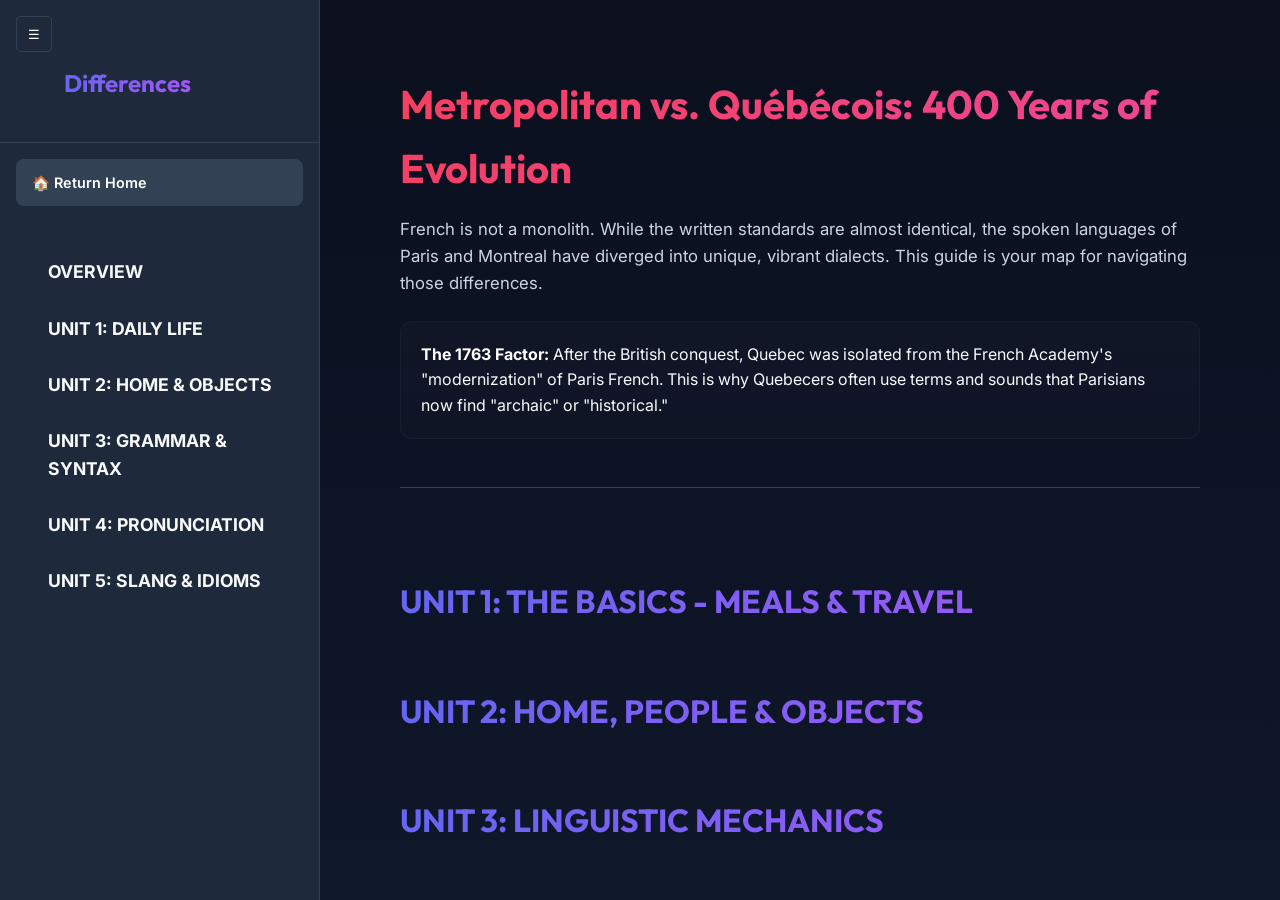
<file: discrepancies.html>
<!DOCTYPE html>
<html lang="en">
<head>
    <meta charset="UTF-8">
    <meta name="viewport" content="width=device-width, initial-scale=1.0">
    <title>France vs. Quebec French: Comprehensive Discrepancies</title>
    <link href="https://fonts.googleapis.com/css2?family=Outfit:wght@300;400;600;700&family=Inter:wght@400;500;600&display=swap" rel="stylesheet">
    <style>
        :root {
            --bg-primary: #0f172a;
            --bg-secondary: #1e293b;
            --bg-tertiary: #334155;
            --text-primary: #f8fafc;
            --text-secondary: #cbd5e1;
            --accent-base: #3b82f6;
            --title-h1: linear-gradient(135deg, #f43f5e, #ec4899);
            --title-h2: linear-gradient(135deg, #6366f1, #a855f7);
            --title-h3: linear-gradient(135deg, #10b981, #14b8a6);
            --title-h4: linear-gradient(135deg, #f59e0b, #f43f5e);
            --font-heading: 'Outfit', sans-serif;
            --font-body: 'Inter', sans-serif;
        }

        * { margin: 0; padding: 0; box-sizing: border-box; }

        body {
            background-color: var(--bg-primary);
            color: var(--text-primary);
            font-family: var(--font-body);
            line-height: 1.6;
        }

        .app-container { display: flex; height: 100vh; overflow: hidden; }

        .sidebar {
            width: 320px;
            background-color: var(--bg-secondary);
            border-right: 1px solid var(--bg-tertiary);
            display: flex;
            flex-direction: column;
            transition: margin-left 0.3s ease, transform 0.3s ease;
            flex-shrink: 0;
            position: relative;
            z-index: 100;
        }
        .sidebar.collapsed { margin-left: -320px; }

        .sidebar-header { padding: 1.5rem 1.5rem 1.5rem 4rem; border-bottom: 1px solid var(--bg-tertiary); }
        .sidebar-header h2 { font-family: var(--font-heading); font-size: 1.5rem; }

        .sidebar-toggle {
            position: fixed;
            top: 1rem;
            left: 1rem;
            z-index: 1000;
            background: var(--bg-secondary);
            color: var(--text-primary);
            border: 1px solid var(--bg-tertiary);
            border-radius: 4px;
            width: 36px;
            height: 36px;
            cursor: pointer;
            display: flex;
            align-items: center;
            justify-content: center;
        }

        .sidebar-overlay {
            display: none;
            position: fixed;
            top: 0; left: 0;
            width: 100vw; height: 100vh;
            background: rgba(0, 0, 0, 0.5);
            backdrop-filter: blur(4px);
            z-index: 1050;
            opacity: 0;
            transition: opacity 0.3s ease;
        }
        .sidebar-overlay.visible { display: block; opacity: 1; }

        .toc { flex: 1; overflow-y: auto; padding: 1rem 0; }
        .toc ul { list-style: none; }
        .nav-link {
            display: block;
            padding: 0.5rem 1.5rem;
            color: var(--text-secondary);
            text-decoration: none;
            transition: all 0.2s;
            font-size: 0.9rem;
        }
        .nav-link.depth-1 { font-size: 1.1rem; font-weight: 700; margin-top: 0.75rem; color: var(--text-primary); }
        .nav-link:hover, .nav-link.active { background: var(--bg-tertiary); color: #fff; border-left: 3px solid var(--accent-base); }

        .home-btn {
            display: flex; align-items: center; gap: 0.5rem;
            margin: 1rem; padding: 0.75rem 1rem;
            background: var(--bg-tertiary); color: #fff;
            text-decoration: none; border-radius: 8px;
            font-weight: 600; font-size: 0.9rem;
            transition: all 0.2s ease;
        }
        .home-btn:hover { background: var(--accent-base); transform: translateY(-2px); }

        .content-area { flex: 1; overflow-y: auto; padding: 2rem; scroll-behavior: smooth; }
        .content-wrapper { max-width: 800px; margin: 0 auto; animation: fadeIn 0.8s ease-out; }

        h1, h2, h3, h4 {
            font-family: var(--font-heading); margin-top: 2.5rem; margin-bottom: 1rem; font-weight: 700;
            color: transparent; -webkit-background-clip: text; background-clip: text; display: inline-block;
            position: relative;
        }
        h1 { font-size: 2.5rem; background-image: var(--title-h1); }
        h2 { font-size: 2rem; background-image: var(--title-h2); }
        h3 { font-size: 1.5rem; background-image: var(--title-h3); }
        h4 { font-size: 1.25rem; background-image: var(--title-h4); }

        p { color: var(--text-secondary); margin-bottom: 1.25rem; font-size: 1.05rem; }
        strong { color: #fff; }
        hr { border: none; height: 1px; background-color: var(--bg-tertiary); margin: 3rem 0; }
        
        table {
            width: 100%; border-collapse: separate; border-spacing: 0; margin: 2rem 0;
            border-radius: 8px; overflow: hidden; background: rgba(30, 41, 59, 0.5);
        }
        th { background: var(--bg-tertiary); padding: 1rem; text-align: left; color: #fff; font-weight: 600; }
        td { padding: 1rem; border-bottom: 1px solid var(--bg-tertiary); color: var(--text-secondary); }

        .note-box { background: rgba(59, 130, 246, 0.1); border-left: 4px solid var(--accent-base); padding: 1.25rem; border-radius: 8px; margin: 1.5rem 0; }
        .warning-box { background: rgba(244, 63, 94, 0.1); border-left: 4px solid #f43f5e; padding: 1.25rem; border-radius: 8px; margin: 1.5rem 0; }

        .unit-header {
            cursor: pointer; position: relative; padding-right: 2.5rem; width: 100%;
            text-align: left; transition: all 0.3s ease; border-bottom: 2px solid transparent;
        }
        .unit-header::after {
            content: '▼'; position: absolute; right: 10px; top: 50%;
            transform: translateY(-50%); font-size: 1rem; transition: transform 0.3s ease;
        }
        .unit-header.expanded::after { transform: translateY(-50%) rotate(180deg); }

        .unit-content { overflow: hidden; max-height: 0; transition: max-height 0.5s ease-out, padding 0.5s ease; padding: 0 1rem; }
        .unit-content.expanded { max-height: 10000px; padding: 1.5rem 1rem; border-bottom: 1px solid var(--bg-tertiary); }

        ul, ol { margin-left: 1.5rem; margin-bottom: 1.25rem; }
        li { margin-bottom: 0.75rem; color: var(--text-secondary); }

        @keyframes fadeIn { from { opacity: 0; transform: translateY(10px); } to { opacity: 1; transform: translateY(0); } }

        @media (max-width: 768px) {
            .sidebar { 
                position: fixed; 
                height: 100vh; 
                left: 0; 
                width: 280px; 
                box-shadow: 5px 0 15px rgba(0,0,0,0.5); 
                z-index: 1100;
                transform: translateX(0);
            }
            .sidebar.collapsed { transform: translateX(-100%); }
            .content-area { padding: 1rem; padding-top: 4rem; }
            h1 { font-size: 1.8rem; }
            h2 { font-size: 1.5rem; }
        }
    </style>
    <link rel="stylesheet" href="styles/site.css">
</head>
<body>
    <button class="sidebar-toggle" id="toggleSidebar">☰</button>
    <div class="sidebar-overlay" id="sidebarOverlay"></div>

    <div class="app-container">
        <aside class="sidebar" id="sidebar">
            <div class="sidebar-header">
                <h2>Differences</h2>
            </div>
            <a href="index.html" class="home-btn">🏠 Return Home</a>
            <nav class="toc" id="toc">
                <ul>
                    <li><a href="#h-intro" class="nav-link depth-1">OVERVIEW</a></li>
                    <li><a href="#h-u1" class="nav-link depth-1">UNIT 1: DAILY LIFE</a></li>
                    <li><a href="#h-u2" class="nav-link depth-1">UNIT 2: HOME & OBJECTS</a></li>
                    <li><a href="#h-u3" class="nav-link depth-1">UNIT 3: GRAMMAR & SYNTAX</a></li>
                    <li><a href="#h-u4" class="nav-link depth-1">UNIT 4: PRONUNCIATION</a></li>
                    <li><a href="#h-u5" class="nav-link depth-1">UNIT 5: SLANG & IDIOMS</a></li>
                </ul>
            </nav>
        </aside>

        <main class="content-area" id="contentArea">
            <div class="content-wrapper">
                <h1 id="h-intro">Metropolitan vs. Québécois: 400 Years of Evolution</h1>
                <p>French is not a monolith. While the written standards are almost identical, the spoken languages of Paris and Montreal have diverged into unique, vibrant dialects. This guide is your map for navigating those differences.</p>

                <div class="note-box">
                    <strong>The 1763 Factor:</strong> After the British conquest, Quebec was isolated from the French Academy's "modernization" of Paris French. This is why Quebecers often use terms and sounds that Parisians now find "archaic" or "historical."
                </div>

                <hr>

                <!-- UNIT 1 -->
                <h2 id="h-u1" class="unit-header">UNIT 1: THE BASICS - MEALS & TRAVEL</h2>
                <div class="unit-content" id="content-h-u1">
                    <h3>1.1 The Great Mealtime Trap</h3>
                    <p>Learners often get confused when invited to lunch in Quebec. If a Quebecer says "On se voit pour le dîner?", they mean <strong>noon</strong>. If they were in France, that would mean <strong>evening</strong>!</p>
                    
                    <table>
                        <thead><tr><th>Time</th><th>Quebec Term</th><th>France Term</th></tr></thead>
                        <tbody>
                            <tr><td>Morning</td><td><strong>Le déjeuner</strong></td><td>Le petit-déjeuner</td></tr>
                            <tr><td>Noon</td><td><strong>Le dîner</strong></td><td>Le déjeuner</td></tr>
                            <tr><td>Evening</td><td><strong>Le souper</strong></td><td>Le dîner</td></tr>
                        </tbody>
                    </table>
                    
                    <div class="warning-box">
                        <strong>Cultural Risk:</strong> If a Frenchman invites you for 'déjeuner' at 12:00 PM and you arrive at 8:00 AM (because you're used to Quebec), you'll be waiting a long time for your coffee!
                    </div>

                    <h3>1.2 On the Road & Shopping</h3>
                    <p>Quebec terminology for the road is distinct and often avoids the English loanwords common in France.</p>
                    <ul>
                        <li><strong>The Car:</strong> "Un char" (QC) vs "Une voiture" (FR). *Char* comes from older French for chariot/carriage.</li>
                        <li><strong>Traffic Light:</strong> "Une lumière" (QC) vs "Un feu rouge" (FR).</li>
                        <li><strong>Fuel:</strong> "Du gaz" (QC - influenced by English 'gas') vs "De l'essence" (FR).</li>
                        <li><strong>Parking Lot:</strong> "Un stationnement" (QC) vs "Un parking" (FR).</li>
                        <li><strong>The Job:</strong> "La job" (QC - feminine) vs "Le boulot" (FR - masculine).</li>
                    </ul>
                    <p><em>Example: "J'ai stationné mon char sous la lumière." (I parked my car under the traffic light.)</em></p>
                </div>

                <!-- UNIT 2 -->
                <h2 id="h-u2" class="unit-header">UNIT 2: HOME, PEOPLE & OBJECTS</h2>
                <div class="unit-content" id="content-h-u2">
                    <h3>2.1 Personal Relationships</h3>
                    <p>In Quebec, the terms for romantic partners are very specific and do not depend on hair colour!</p>
                    <ul>
                        <li><strong>Girlfriend:</strong> "Ma blonde" (QC) vs "Ma copine/petite-amie" (FR). Even if she's a brunette, she is still *ma blonde*.</li>
                        <li><strong>Boyfriend:</strong> "Mon chum" (QC) vs "Mon mec/petit-ami" (FR).</li>
                    </ul>

                    <h3>2.2 The Quebec Winter Closet</h3>
                    <p>Quebec's harsh winters have created a specialized vocabulary for clothing that differs significantly from France.</p>
                    <table>
                        <thead><tr><th>Item</th><th>Quebec French</th><th>France French</th></tr></thead>
                        <tbody>
                            <tr><td>Winter Hat</td><td><strong>Une tuque</strong></td><td>Un bonnet</td></tr>
                            <tr><td>Mittens</td><td><strong>Des mitaines</strong></td><td>Des moufles*</td></tr>
                            <tr><td>Sweater</td><td><strong>Un chandail</strong></td><td>Un pull / Sweat</td></tr>
                            <tr><td>Sneakers</td><td><strong>Des espadrilles</strong></td><td>Des baskets</td></tr>
                            <tr><td>Shoes</td><td><strong>Des souliers</strong></td><td>Des chaussures</td></tr>
                        </tbody>
                    </table>
                    <p><small>*In France, *mitaines* specifically means fingerless gloves.</small></p>

                    <h3>2.3 Daily Tech & Nature</h3>
                    <ul>
                        <li><strong>Cellphone:</strong> "Un cellulaire" (QC) vs "Un portable" (FR). *Note: In QC, a 'portable' is a laptop computer.*</li>
                        <li><strong>Blueberries:</strong> "Des bleuets" (QC) vs "Des myrtilles" (FR). *In QC, myrtilles refer to a smaller, wilder variety.*</li>
                        <li><strong>Cold Weather:</strong> "Il fait frette!" (QC - very cold) vs "Il fait froid" (FR).</li>
                    </ul>
                </div>

                <!-- UNIT 3 -->
                <h2 id="h-u3" class="unit-header">UNIT 3: LINGUISTIC MECHANICS</h2>
                <div class="unit-content" id="content-h-u3">
                    <h3>3.1 The "Tu" Culture</h3>
                    <p>One of the biggest social shocks for Parisians in Montreal is the <strong>Tutoiement</strong>. Quebecers use "tu" almost immediately with colleagues, neighbors, and even strangers in casual settings.</p>
                    <div class="note-box">
                        <strong>Rule of Thumb:</strong> In Quebec, using "Vous" for a long time can sometimes feel cold or distant. In France, using "Tu" too early is often seen as rude or overly familiar.
                    </div>

                    <h3>3.2 Spoken Pronouns (The "Y" and "A")</h3>
                    <p>Native Quebec speakers significantly shorten pronouns in daily conversation, which can be hard for learners to hear.</p>
                    <ul>
                        <li><strong>He / He is:</strong> Becomes <strong>"Y"</strong>. (*Y’est fatigué* = Il est fatigué).</li>
                        <li><strong>She / She is:</strong> Becomes <strong>"A"</strong>. (*A’part* = Elle part).</li>
                        <li><strong>There are:</strong> Becomes <strong>"Y’a"</strong>. (*Y’a du monde* = Il y a du monde).</li>
                    </ul>

                    <h3>3.3 The "-Tu" Interrogative Particle</h3>
                    <p>Quebecers often add a second "-tu" at the end of a verb to signal a question. This does **not** mean "you"—it is a question marker.</p>
                    <ul>
                        <li><strong>C'est-tu vrai?</strong> (Is it true?)</li>
                        <li><strong>Il pleut-tu?</strong> (Is it raining?)</li>
                        <li><strong>Ils sont-tu arrivés?</strong> (Have they arrived?)</li>
                    </ul>
                    <p><em>Compare to France: "Est-ce que c'est vrai?" or inversion "Est-ce vrai?".</em></p>
                </div>

                <!-- UNIT 4 -->
                <h2 id="h-u4" class="unit-header">UNIT 4: THE SOUND OF QUEBEC</h2>
                <div class="unit-content" id="content-h-u4">
                    <h3>4.1 Assibilation (The TS and DZ Sounds)</h3>
                    <p>This is the most iconic part of the accent. When the letters <strong>T</strong> or <strong>D</strong> are followed by the vowels <strong>i</strong> or <strong>u</strong>, they gain a slight 's' or 'z' sound.</p>
                    <table>
                        <thead><tr><th>Word</th><th>Standard spelling</th><th>Sounds in Quebec like</th></tr></thead>
                        <tbody>
                            <tr><td>You</td><td>Tu</td><td><strong>Tsu</strong></td></tr>
                            <tr><td>Sunday</td><td>Dimanche</td><td><strong>Dziman-che</strong></td></tr>
                            <tr><td>Canadian</td><td>Canadien</td><td>Canad-<strong>zi</strong>-en</td></tr>
                        </tbody>
                    </table>

                    <h3>4.2 Vowel Laxing & Diphthongs</h3>
                    <p>Quebec French "stretches" its vowels more than the sharp, clipped Parisian accent.</p>
                    <ul>
                        <li><strong>High Vowel Laxing:</strong> In closed syllables, vowels like *i* and *u* become flatter. *Minute* (Standard) sounds like *Min-ut* (QC).</li>
                        <li><strong>Diphthongs:</strong> Long vowels often split into two sounds. The word <strong>Père</strong> (Standard) can sound like <strong>Pa-ïr</strong> in Montreal.</li>
                        <li><strong>Nasal Depth:</strong> Nasal sounds (an, en, in, on) are often much deeper and more resonant in Quebec.</li>
                    </ul>
                </div>

                <!-- UNIT 5 -->
                <h2 id="h-u5" class="unit-header">UNIT 5: CULTURAL NUANCES & SLANG</h2>
                <div class="unit-content" id="content-h-u5">
                    <h3>5.1 Semantic Shifts (The "Gosse" Incident)</h3>
                    <div class="warning-box">
                        <strong>Critical Warning:</strong> Never say "J'aime mes gosses" (I love my kids) in Quebec. In Quebec, *gosses* is a slang term for testicles! Use *enfants* instead.
                    </div>
                    
                    <h3>5.2 More Expressive Slang</h3>
                    <ul>
                        <li><strong>C'est tiguidou!</strong> - It's perfect! (One of the most uniquely Quebec expressions).</li>
                        <li><strong>C'est plate.</strong> - It's boring / That sucks. (In France, *plat* only means flat).</li>
                        <li><strong>Niaiser.</strong> - To mess around / To joke / To waste time. (*Arrête de me niaiser!* = Stop kidding me!)</li>
                        <li><strong>Avoir de la misère.</strong> - To struggle or have difficulty. (*J'ai de la misère avec ce cours.*)</li>
                    </ul>

                    <h3>5.3 The "Sacres" (A Linguistic Mystery)</h3>
                    <p>While France uses sexual or anatomical swears (Merde, Putain), Quebec's strongest swears are religious items. They are used to express intensity, not blasphemy.</p>
                    <ul>
                        <li><strong>Tabarnak</strong> (Tabernacle) - The most "versatile" swear.</li>
                        <li><strong>Câlice</strong> (Chalice)</li>
                        <li><strong>Ostie</strong> (The Host/Wafer)</li>
                    </ul>
                    <p><em>Learner Note: Do not use these in professional or polite settings! They are extremely strong.</em></p>
                </div>
            </div>
        </main>
    </div>

    <script>
      document.addEventListener('DOMContentLoaded', () => {
          const units = document.querySelectorAll('.unit-header');
          const sidebar = document.getElementById('sidebar');
          const toggleBtn = document.getElementById('toggleSidebar');
          const overlay = document.getElementById('sidebarOverlay');
          const contentArea = document.getElementById('contentArea');
          const navLinks = document.querySelectorAll('.nav-link');
          const toc = document.getElementById('toc');

          // --- 1. Accordion Toggle ---
          units.forEach(unit => {
              unit.addEventListener('click', () => {
                  const content = document.getElementById('content-' + unit.id);
                  const isExpanded = unit.classList.contains('expanded');
                  
                  // Collapse all first for clean navigation
                  units.forEach(u => {
                      u.classList.remove('expanded');
                      const c = document.getElementById('content-' + u.id);
                      if (c) c.classList.remove('expanded');
                  });

                  if (!isExpanded) {
                      unit.classList.add('expanded');
                      if (content) content.classList.add('expanded');
                  }
              });
          });

          // --- 2. Sidebar Logic ---
          function toggleSidebar(forceCollapse) {
              const isCollapsed = sidebar.classList.contains('collapsed');
              const shouldCollapse = forceCollapse !== undefined ? forceCollapse : !isCollapsed;
              
              if (shouldCollapse) {
                  sidebar.classList.add('collapsed');
                  overlay.classList.remove('visible');
                  setTimeout(() => { if (!overlay.classList.contains('visible')) overlay.style.display = 'none'; }, 300);
              } else {
                  sidebar.classList.remove('collapsed');
                  if (window.innerWidth <= 768) {
                      overlay.style.display = 'block';
                      setTimeout(() => overlay.classList.add('visible'), 10);
                  }
              }
          }

          toggleBtn.addEventListener('click', () => toggleSidebar());
          overlay.addEventListener('click', () => toggleSidebar(true));

          // --- 3. TOC Navigation ---
          navLinks.forEach(link => {
              link.addEventListener('click', (e) => {
                  const href = link.getAttribute('href');
                  if (!href.startsWith('#')) return;
                  e.preventDefault();
                  
                  const targetId = href.substring(1);
                  const target = document.getElementById(targetId);
                  
                  if (target) {
                      if (target.classList.contains('unit-header')) {
                          target.click(); // Trigger accordion
                          setTimeout(() => {
                              target.scrollIntoView({ behavior: 'smooth', block: 'start' });
                          }, 100);
                      } else {
                        target.scrollIntoView({ behavior: 'smooth', block: 'start' });
                      }
                      if (window.innerWidth <= 768) toggleSidebar(true);
                  }
              });
          });

          // Mobile default
          if (window.innerWidth <= 768) sidebar.classList.add('collapsed');

          // Handle Resize
          window.addEventListener('resize', () => {
              if (window.innerWidth > 768) {
                  sidebar.classList.remove('collapsed');
                  overlay.classList.remove('visible');
                  overlay.style.display = 'none';
              } else {
                  sidebar.classList.add('collapsed');
              }
          });
      });
    </script>
</body>
</html>
</file>
<file: styles/site.css>
:root {
  --bg-gradient-1: linear-gradient(180deg, rgba(10,14,28,0.85), rgba(15,23,42,0.95));
  --glass: rgba(255,255,255,0.03);
  --muted: #9fb0c8;
  --accent: #3b82f6;
  --radius: 12px;
}

/* Global refinements that enhance existing styles without breaking layout */
html,body { height: 100%; }
body {
  background-image: var(--bg-gradient-1);
  -webkit-font-smoothing: antialiased;
  -moz-osx-font-smoothing: grayscale;
  font-variant-ligatures: common-ligatures;
}

/* Links & buttons */
a { color: var(--accent); text-decoration: none; }
a:hover { text-decoration: underline; }
.home-btn, .sidebar-toggle { transition: transform .15s ease, box-shadow .15s ease; }
.home-btn:active, .sidebar-toggle:active { transform: translateY(1px); }

/* Cards / panels: gentle glass effect */
.card, .note-box, .warning-box, .table-container, .special-link {
  background: linear-gradient(180deg, rgba(255,255,255,0.02), rgba(255,255,255,0.01));
  border-radius: var(--radius);
  border: 1px solid rgba(255,255,255,0.03);
}

/* Improve headings for small screens */
@media (max-width: 480px) {
  .hero h1 { font-size: 1.9rem !important; }
  .hero p, .content-wrapper p { font-size: 1rem !important; }
}

/* Tweak tables for readability */
th, td { white-space: pre-wrap; word-break: break-word; }
table { border-radius: calc(var(--radius) - 4px); }

/* Subtle focus styles for accessibility */
:focus { outline: 3px solid rgba(59,130,246,0.18); outline-offset: 2px; }

/* Make images responsive by default */
img { max-width: 100%; height: auto; border-radius: 8px; }

/* Footer polish */
.footer { opacity: 0.9; color: var(--muted); }

/* Utility: center main content on very large screens */
main, .content-wrapper { margin-left: auto; margin-right: auto; }

/* Keep layout stable: improve stacking context for overlays */
.sidebar, .sidebar-overlay { -webkit-transform: translateZ(0); transform: translateZ(0); }

/* Minimal utility classes */
.mt-1 { margin-top: 0.5rem; }
.mt-2 { margin-top: 1rem; }
.mb-2 { margin-bottom: 1rem; }

/* End of global site refinements */
</file>
<file: parici-a1/styles.css>
:root {
  color-scheme: light;
  --bg: #f7f3ea;
  --paper: rgba(255, 252, 246, 0.94);
  --paper-strong: #fffdf8;
  --ink: #1f2430;
  --muted: #5f6676;
  --brand: #154a8a;
  --brand-soft: #d8e7fa;
  --accent: #ba2d3a;
  --accent-soft: #f7d7dc;
  --line: rgba(21, 74, 138, 0.14);
  --shadow: 0 20px 45px rgba(18, 39, 69, 0.08);
  --radius-xl: 28px;
  --radius-lg: 20px;
  --sidebar-width: min(21rem, 88vw);
  --max-content: 74rem;
  --font-sans: "Aptos", "Segoe UI", "Trebuchet MS", sans-serif;
  --font-serif: Georgia, "Times New Roman", serif;
}

*,
*::before,
*::after {
  box-sizing: border-box;
}

html {
  scroll-behavior: smooth;
}

body {
  margin: 0;
  min-width: 320px;
  color: var(--ink);
  background:
    radial-gradient(circle at top left, rgba(186, 45, 58, 0.1), transparent 26rem),
    radial-gradient(circle at right 10%, rgba(21, 74, 138, 0.12), transparent 28rem),
    linear-gradient(180deg, #f5f0e6 0%, #f8f5ee 48%, #f1ece2 100%);
  font-family: var(--font-sans);
  line-height: 1.65;
}

a {
  color: inherit;
}

button,
input {
  font: inherit;
}

.app-shell {
  display: grid;
  grid-template-columns: minmax(0, 19rem) minmax(0, 1fr);
  min-height: 100vh;
}

.sidebar {
  position: sticky;
  top: 0;
  align-self: start;
  height: 100vh;
  padding: 1.4rem;
  background:
    linear-gradient(180deg, rgba(9, 42, 83, 0.96), rgba(11, 37, 70, 0.92)),
    linear-gradient(135deg, rgba(255, 255, 255, 0.06), transparent 45%);
  color: #f7fbff;
  overflow-y: auto;
  border-right: 1px solid rgba(255, 255, 255, 0.08);
}

.sidebar__brand,
.search-card,
.sidebar__nav,
.sidebar__footnote {
  border-radius: var(--radius-lg);
  background: rgba(255, 255, 255, 0.06);
  border: 1px solid rgba(255, 255, 255, 0.08);
  box-shadow: inset 0 1px 0 rgba(255, 255, 255, 0.04);
}

.sidebar__brand,
.sidebar__nav,
.sidebar__footnote {
  padding: 1rem 1rem 1.1rem;
}

.sidebar__brand h1 {
  margin: 0.15rem 0 0.65rem;
  font-family: var(--font-serif);
  font-size: clamp(1.5rem, 1.2rem + 1.2vw, 2rem);
  line-height: 1.15;
}

.sidebar__intro,
.sidebar__footnote {
  color: rgba(247, 251, 255, 0.82);
  font-size: 0.94rem;
}

.eyebrow {
  margin: 0;
  letter-spacing: 0.12em;
  text-transform: uppercase;
  font-size: 0.75rem;
  color: rgba(247, 251, 255, 0.7);
}

.search-card {
  display: grid;
  gap: 0.55rem;
  margin: 1rem 0;
  padding: 0.95rem 1rem;
}

.search-card span {
  font-size: 0.88rem;
  color: rgba(247, 251, 255, 0.82);
}

.search-card input {
  width: 100%;
  border: 1px solid rgba(255, 255, 255, 0.16);
  border-radius: 999px;
  background: rgba(255, 255, 255, 0.1);
  color: #fff;
  padding: 0.7rem 0.95rem;
  outline: none;
}

.search-card input::placeholder {
  color: rgba(247, 251, 255, 0.5);
}

.sidebar__nav {
  display: grid;
  gap: 0.7rem;
}

.sidebar__links {
  display: grid;
  gap: 0.45rem;
}

.sidebar__link {
  display: block;
  text-decoration: none;
  padding: 0.7rem 0.8rem;
  border-radius: 14px;
  color: rgba(247, 251, 255, 0.88);
  background: rgba(255, 255, 255, 0.03);
  border: 1px solid transparent;
  transition: transform 160ms ease, background-color 160ms ease, border-color 160ms ease;
}

.sidebar__link:hover,
.sidebar__link:focus-visible,
.sidebar__link.is-active {
  transform: translateX(2px);
  background: rgba(255, 255, 255, 0.12);
  border-color: rgba(255, 255, 255, 0.16);
}

.sidebar__link--home {
  font-weight: 700;
}

.content {
  min-width: 0;
  padding: 1rem clamp(1rem, 2.2vw, 2rem) 3rem;
}

.topbar,
.hero,
.overview-grid,
.lesson-list {
  max-width: var(--max-content);
  margin-inline: auto;
}

.topbar {
  display: flex;
  align-items: center;
  gap: 1rem;
  padding: 1rem 0 1.35rem;
}

.topbar h2 {
  margin: 0.2rem 0 0;
  font-family: var(--font-serif);
  font-size: clamp(1.8rem, 1.1rem + 2vw, 3rem);
  line-height: 1.1;
}

.menu-button {
  display: none;
  flex: 0 0 auto;
  border: 1px solid var(--line);
  background: rgba(255, 255, 255, 0.76);
  box-shadow: var(--shadow);
  color: var(--brand);
  border-radius: 999px;
  padding: 0.75rem 1rem;
  font-weight: 700;
}

.hero {
  display: grid;
  gap: 1rem;
  grid-template-columns: minmax(0, 1.4fr) minmax(16rem, 0.9fr);
  padding: clamp(1.2rem, 2vw, 1.6rem);
  border-radius: calc(var(--radius-xl) + 4px);
  background:
    linear-gradient(160deg, rgba(255, 255, 255, 0.92), rgba(251, 247, 240, 0.92)),
    linear-gradient(90deg, rgba(21, 74, 138, 0.08), transparent 40%);
  border: 1px solid rgba(21, 74, 138, 0.14);
  box-shadow: var(--shadow);
}

.hero__title {
  margin: 0.25rem 0 0.8rem;
  font-family: var(--font-serif);
  font-size: clamp(2rem, 1.5rem + 2.2vw, 3.4rem);
  line-height: 1.02;
}

.hero__lede,
.hero__note,
.overview-card p,
.episode-card p,
.content-line,
.content-subline {
  color: var(--muted);
}

.hero__chips,
.lesson-meta,
.tag-list,
.check-list {
  display: flex;
  flex-wrap: wrap;
  gap: 0.55rem;
}

.chip {
  display: inline-flex;
  align-items: center;
  gap: 0.35rem;
  border-radius: 999px;
  padding: 0.42rem 0.8rem;
  background: var(--brand-soft);
  color: var(--brand);
  font-size: 0.9rem;
  font-weight: 700;
}

.chip--accent {
  background: var(--accent-soft);
  color: #8e1d2a;
}

.hero__panel,
.overview-card,
.episode-card,
.section-card,
.practice-card,
.notice-card {
  background: var(--paper);
  border: 1px solid var(--line);
  box-shadow: var(--shadow);
}

.hero__panel,
.overview-card,
.episode-card,
.section-card,
.practice-card,
.notice-card {
  border-radius: var(--radius-lg);
  padding: 1rem;
}

.hero__panel h3,
.overview-card h3,
.episode-card h3,
.section-card h4,
.practice-card h4 {
  margin-top: 0;
}

.hero__panel ul,
.check-list {
  margin: 0;
  padding-left: 1.1rem;
}

.overview-grid {
  display: grid;
  grid-template-columns: repeat(auto-fit, minmax(15rem, 1fr));
  gap: 1rem;
  margin-top: 1.2rem;
}

.lesson-list {
  display: grid;
  gap: 1.4rem;
  margin-top: 1.5rem;
}

.episode-card {
  padding: clamp(1rem, 2.4vw, 1.5rem);
  scroll-margin-top: 1rem;
}

.episode-header {
  display: flex;
  justify-content: space-between;
  align-items: start;
  gap: 1rem;
  margin-bottom: 0.85rem;
}

.episode-index {
  font-size: 0.85rem;
  letter-spacing: 0.08em;
  text-transform: uppercase;
  color: var(--brand);
  font-weight: 700;
}

.episode-card h3 {
  margin: 0.15rem 0 0.45rem;
  font-family: var(--font-serif);
  font-size: clamp(1.4rem, 1.2rem + 0.8vw, 2rem);
  line-height: 1.15;
}

.section-grid {
  display: grid;
  gap: 1rem;
  grid-template-columns: repeat(auto-fit, minmax(17rem, 1fr));
  margin-top: 1rem;
}

.section-card {
  display: grid;
  gap: 0.95rem;
  min-width: 0;
}

.block {
  padding-top: 0.2rem;
  border-top: 1px solid rgba(21, 74, 138, 0.08);
}

.block:first-child {
  border-top: none;
  padding-top: 0;
}

.block__title {
  margin: 0 0 0.45rem;
  color: var(--brand);
  font-size: 1rem;
}

.content-stack {
  display: grid;
  gap: 0.55rem;
}

.content-label {
  margin: 0;
  font-weight: 700;
  color: #8e1d2a;
}

.content-line,
.content-subline {
  margin: 0;
  overflow-wrap: anywhere;
}

.content-subline {
  padding-left: 0.75rem;
}

.table-wrap {
  overflow-x: auto;
  border-radius: 16px;
  background: rgba(21, 74, 138, 0.04);
  border: 1px solid rgba(21, 74, 138, 0.08);
}

.table-wrap table {
  width: 100%;
  min-width: 28rem;
  border-collapse: collapse;
}

.table-wrap th,
.table-wrap td {
  text-align: left;
  vertical-align: top;
  padding: 0.7rem 0.8rem;
  border-bottom: 1px solid rgba(21, 74, 138, 0.08);
  overflow-wrap: anywhere;
}

.table-wrap th {
  background: rgba(21, 74, 138, 0.08);
  color: var(--brand);
  font-size: 0.9rem;
}

.practice-card {
  margin-top: 1rem;
}

.practice-card__grid {
  display: grid;
  gap: 1rem;
  grid-template-columns: repeat(auto-fit, minmax(15rem, 1fr));
}

.dialogue {
  display: grid;
  gap: 0.55rem;
}

.dialogue__line {
  margin: 0;
  padding: 0.7rem 0.8rem;
  border-radius: 14px;
  background: rgba(186, 45, 58, 0.06);
  border: 1px solid rgba(186, 45, 58, 0.08);
}

.notice-card {
  margin-top: 1rem;
  background: rgba(255, 248, 235, 0.92);
  border-color: rgba(186, 45, 58, 0.16);
}

.is-hidden {
  display: none !important;
}

.skip-anchor {
  position: absolute;
  inset-inline-start: 0;
  inset-block-start: 0;
}

.overlay {
  position: fixed;
  inset: 0;
  background: rgba(14, 24, 41, 0.46);
  backdrop-filter: blur(2px);
  z-index: 20;
}

@media (max-width: 980px) {
  .app-shell {
    grid-template-columns: 1fr;
  }

  .sidebar {
    position: fixed;
    inset: 0 auto 0 0;
    width: var(--sidebar-width);
    max-width: 100%;
    z-index: 30;
    transform: translateX(-100%);
    transition: transform 180ms ease;
  }

  .sidebar.is-open {
    transform: translateX(0);
  }

  .menu-button {
    display: inline-flex;
    align-items: center;
    justify-content: center;
  }

  .hero {
    grid-template-columns: 1fr;
  }
}

@media (max-width: 720px) {
  .content {
    padding-inline: 0.85rem;
  }

  .topbar {
    align-items: start;
  }

  .episode-header {
    flex-direction: column;
  }

  .section-grid,
  .practice-card__grid {
    grid-template-columns: 1fr;
  }

  .table-wrap table {
    min-width: 24rem;
  }
}

@media (orientation: landscape) and (max-width: 980px) {
  .sidebar {
    width: min(22rem, 72vw);
  }

  .content {
    padding-bottom: 2rem;
  }
}
</file>
